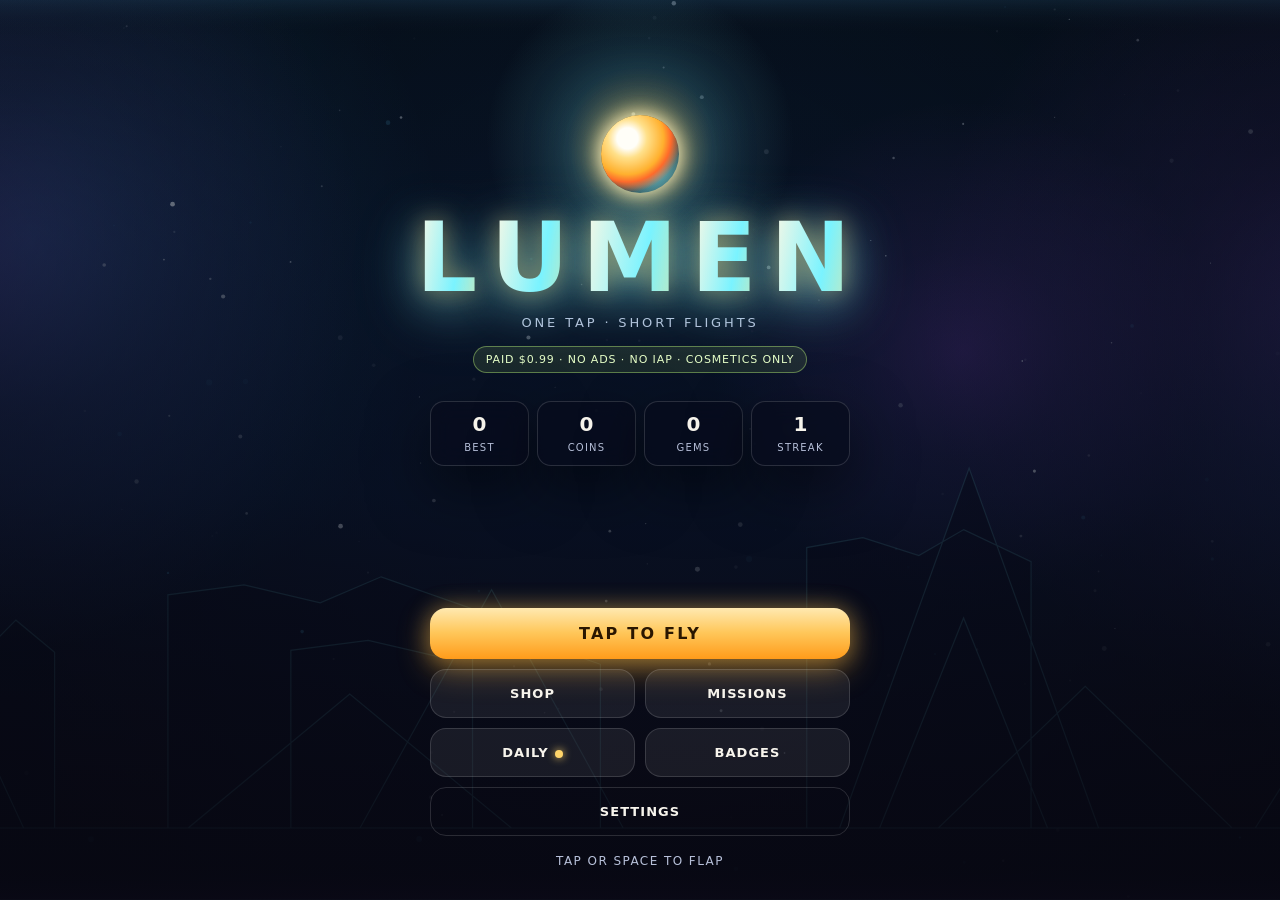
<file: index.html>
<!DOCTYPE html>
<html lang="en">
<head>
  <meta charset="UTF-8" />
  <meta name="viewport" content="width=device-width, initial-scale=1, maximum-scale=1, user-scalable=no, viewport-fit=cover" />
  <meta name="theme-color" content="#070815" />
  <meta name="apple-mobile-web-app-capable" content="yes" />
  <meta name="apple-mobile-web-app-status-bar-style" content="black-translucent" />
  <meta name="mobile-web-app-capable" content="yes" />
  <meta name="description" content="Lumen — a $0.99 one-tap arcade flyer. No ads, no IAP, short flights." />
  <title>Lumen</title>
  <link rel="icon" href="data:image/svg+xml,%3Csvg xmlns='http://www.w3.org/2000/svg' viewBox='0 0 64 64'%3E%3Cdefs%3E%3CradialGradient id='g' cx='50%25' cy='50%25' r='50%25'%3E%3Cstop offset='0' stop-color='%23fff6d4'/%3E%3Cstop offset='.45' stop-color='%23ffc75a'/%3E%3Cstop offset='1' stop-color='%23070815'/%3E%3C/radialGradient%3E%3C/defs%3E%3Ccircle cx='32' cy='32' r='28' fill='url(%23g)'/%3E%3C/svg%3E" />
  <link rel="stylesheet" href="styles.css" />
</head>
<body>
  <div id="app">
    <canvas id="game"></canvas>

    <div id="hud" class="hidden">
      <div id="score">0</div>
      <div id="combo">x2</div>
      <div id="hud-right">
        <div class="pill"><i class="dot gold"></i><span id="hud-coins">0</span></div>
        <div class="pill"><i class="dot cyan"></i><span id="hud-gems">0</span></div>
      </div>
    </div>
    <div id="toast"></div>

    <div id="screen-title" class="screen">
      <div class="brand">
        <div class="logo-mark" aria-hidden="true"></div>
        <h1><span>L</span><span>U</span><span>M</span><span>E</span><span>N</span></h1>
        <div class="tagline">One tap · short flights</div>
        <div class="price-badge">Paid $0.99 · No ads · No IAP · Cosmetics only</div>
      </div>
      <div class="stats-row">
        <div class="stat"><b id="title-best">0</b><span>Best</span></div>
        <div class="stat"><b id="title-coins">0</b><span>Coins</span></div>
        <div class="stat"><b id="title-gems">0</b><span>Gems</span></div>
        <div class="stat"><b id="title-streak">0</b><span>Streak</span></div>
      </div>
      <div class="actions">
        <button class="btn primary" id="btn-play">Tap to fly</button>
        <div class="btn row">
          <button class="btn" id="btn-shop">Shop</button>
          <button class="btn" id="btn-missions">Missions</button>
        </div>
        <div class="btn row">
          <button class="btn" id="btn-daily">Daily</button>
          <button class="btn" id="btn-achievements">Badges</button>
        </div>
        <button class="btn ghost" id="btn-settings">Settings</button>
        <div class="hint">Tap or space to flap</div>
      </div>
    </div>

    <div id="screen-over" class="screen hidden">
      <div class="over-card">
        <div class="over-kicker" id="over-kicker"></div>
        <h2>Flight</h2>
        <div id="over-score">0</div>
        <div id="over-best">Best 0</div>
        <div id="over-away"></div>
        <ul class="tally" id="over-tally"></ul>
        <div class="earn-row">
          <span id="over-coins">+0 coins</span>
          <span id="over-gems">+0 gems</span>
        </div>
        <div class="progress-block">
          <div class="progress-label">
            <span id="unlock-label">Next unlock</span>
            <span id="unlock-frac">0 / 0</span>
          </div>
          <div class="bar"><span id="unlock-bar"></span></div>
        </div>
        <ul class="mission-mini" id="over-missions"></ul>
        <button class="btn primary" id="btn-restart">Tap to fly again</button>
        <button class="btn gold hidden" id="btn-open-chest">Open the chest</button>
        <div class="btn row" style="margin-top:10px">
          <button class="btn" id="btn-over-shop">Shop</button>
          <button class="btn" id="btn-over-menu">Menu</button>
        </div>
        <div class="hint" style="margin-top:12px">Instant restart · under a second</div>
      </div>
    </div>


    <div id="screen-chest" class="screen hidden">
      <div class="chest-card">
        <div class="chest-kicker">Flight spoils</div>
        <div id="chest-visual" class="chest-visual closed">
          <div class="chest-lid"></div>
          <div class="chest-body"></div>
          <div class="chest-glow"></div>
        </div>
        <h2 id="chest-title">A light-chest</h2>
        <p class="sub" id="chest-sub">Something stirs inside.</p>
        <ul class="chest-loot" id="chest-loot"></ul>
        <button class="btn primary" id="btn-chest-open">Open</button>
        <button class="btn hidden" id="btn-chest-done">Continue</button>
      </div>
    </div>
    <div id="modal-shop" class="modal hidden">
      <div class="modal-card">
        <h2>Shop</h2>
        <p class="sub">Cosmetic skins and trails only. Nothing here changes how the game plays.</p>
        <div class="wallet">
          <span><i class="dot gold"></i> <span data-coins>0</span></span>
          <span><i class="dot cyan"></i> <span data-gems>0</span></span>
        </div>
        <div class="section-title">Skins</div>
        <div class="shop-grid" id="shop-skins"></div>
        <div class="section-title">Trails</div>
        <div class="shop-grid" id="shop-trails"></div>
        <button class="btn" id="btn-shop-close" style="margin-top:16px">Close</button>
      </div>
    </div>

    <div id="modal-achievements" class="modal hidden">
      <div class="modal-card">
        <h2>Badges</h2>
        <p class="sub">Milestone achievements. Progress is saved on this device.</p>
        <div class="ach-list" id="ach-list"></div>
        <button class="btn" id="btn-ach-close" style="margin-top:16px">Close</button>
      </div>
    </div>

    <div id="modal-daily" class="modal hidden">
      <div class="modal-card">
        <h2>Daily light</h2>
        <p class="sub">Log in each day for a reward. Miss a day and the streak starts over — you can still fly anytime.</p>
        <div class="streak-hero">
          <div>
            <div class="section-title" style="margin:0">Current streak</div>
            <b id="daily-streak">0 days</b>
          </div>
          <div>
            <div class="section-title" style="margin:0">Longest</div>
            <b id="daily-longest">0</b>
          </div>
        </div>
        <div class="section-title">This week's rewards</div>
        <div class="week" id="daily-week"></div>
        <button class="btn gold" id="btn-claim-daily">Claim today's reward</button>
        <div class="section-title">Login calendar</div>
        <div class="month" id="daily-month"></div>
        <button class="btn" id="btn-daily-close" style="margin-top:16px">Close</button>
      </div>
    </div>

    <div id="modal-missions" class="modal hidden">
      <div class="modal-card">
        <h2>Daily missions</h2>
        <p class="sub" id="missions-date">Three fresh challenges every day.</p>
        <div class="ach-list" id="mission-list"></div>
        <button class="btn" id="btn-missions-close" style="margin-top:16px">Close</button>
      </div>
    </div>

    <div id="modal-settings" class="modal hidden">
      <div class="modal-card">
        <h2>Settings</h2>
        <p class="sub">Lumen is a paid $0.99 game. No ads, no in-app purchases, no pay-to-win. Everything is saved in this browser with localStorage.</p>
        <div class="toggle-row">
          <span>Sound</span>
          <button class="btn" id="tog-sound" style="width:auto;padding:8px 14px">On</button>
        </div>
        <div class="toggle-row">
          <span>Haptics</span>
          <button class="btn" id="tog-haptics" style="width:auto;padding:8px 14px">On</button>
        </div>
        <div class="toggle-row">
          <span>Games played</span>
          <b id="stat-games">0</b>
        </div>
        <div class="toggle-row">
          <span>Lifetime gates</span>
          <b id="stat-gates">0</b>
        </div>
        <button class="btn" id="btn-settings-close" style="margin-top:16px">Close</button>
      </div>
    </div>
  </div>
  <script src="game.js"></script>
</body>
</html>
</file>
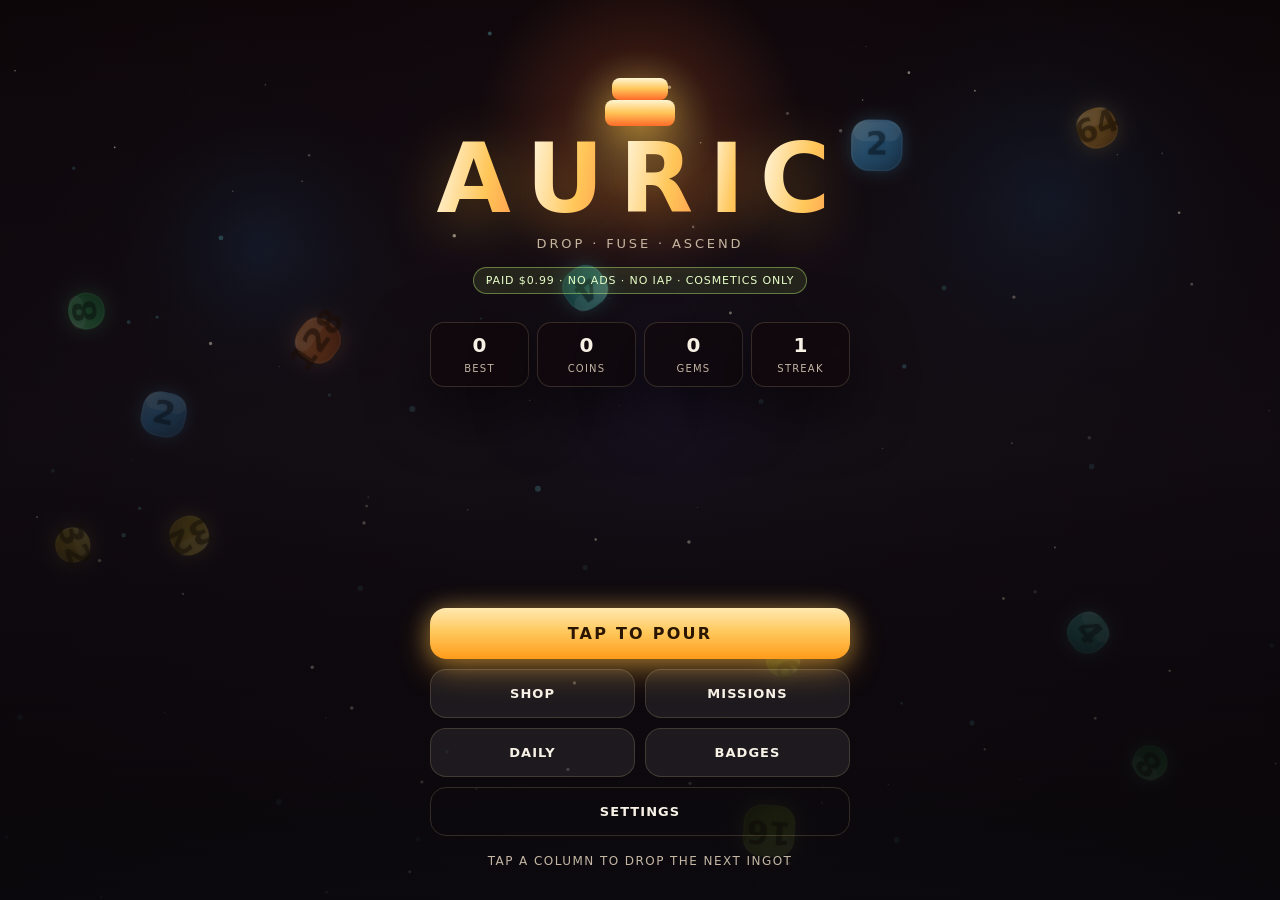
<file: auric/index.html>
<!DOCTYPE html>
<html lang="en">
<head>
  <meta charset="UTF-8" />
  <meta name="viewport" content="width=device-width, initial-scale=1, maximum-scale=1, user-scalable=no, viewport-fit=cover" />
  <meta name="theme-color" content="#10080c" />
  <meta name="apple-mobile-web-app-capable" content="yes" />
  <meta name="apple-mobile-web-app-status-bar-style" content="black-translucent" />
  <meta name="mobile-web-app-capable" content="yes" />
  <meta name="description" content="Auric — a $0.99 drop-and-fuse puzzle. No ads, no IAP, cosmetics only." />
  <title>Auric</title>
  <link rel="icon" href="data:image/svg+xml,%3Csvg xmlns='http://www.w3.org/2000/svg' viewBox='0 0 64 64'%3E%3Cdefs%3E%3ClinearGradient id='g' x1='0' y1='0' x2='1' y2='1'%3E%3Cstop offset='0' stop-color='%23fff6d4'/%3E%3Cstop offset='.45' stop-color='%23ffc75a'/%3E%3Cstop offset='1' stop-color='%23ff6a2a'/%3E%3C/linearGradient%3E%3C/defs%3E%3Crect x='10' y='18' width='44' height='30' rx='8' fill='url(%23g)'/%3E%3Crect x='16' y='26' width='32' height='8' rx='3' fill='%23fff6d4' opacity='.55'/%3E%3C/svg%3E" />
  <link rel="stylesheet" href="styles.css" />
</head>
<body>
  <div id="app">
    <canvas id="game"></canvas>

    <div id="hud" class="hidden">
      <div id="score">0</div>
      <div id="combo">x2</div>
      <div id="hud-right">
        <div class="pill"><i class="dot gold"></i><span id="hud-coins">0</span></div>
        <div class="pill"><i class="dot cyan"></i><span id="hud-gems">0</span></div>
      </div>
      <div id="preview">
        <div class="preview-slot">
          <span class="preview-label">Next</span>
          <canvas id="preview-next" width="88" height="88"></canvas>
        </div>
        <div class="preview-slot then">
          <span class="preview-label">Then</span>
          <canvas id="preview-then" width="88" height="88"></canvas>
        </div>
      </div>
      <div id="zone-chip"><span id="zone-name">Moon well</span></div>
      <div id="powers">
        <button class="pow" id="pow-undo" data-pow="undo" aria-label="Undo">
          <b>↩</b><span>Undo</span><i id="pow-undo-n">0</i>
        </button>
        <button class="pow" id="pow-hammer" data-pow="hammer" aria-label="Hammer">
          <b>⚒</b><span>Smash</span><i id="pow-hammer-n">0</i>
        </button>
        <button class="pow" id="pow-swap" data-pow="swap" aria-label="Swap">
          <b>⇄</b><span>Swap</span><i id="pow-swap-n">0</i>
        </button>
        <button class="pow" id="pow-bomb" data-pow="bomb" aria-label="Bomb">
          <b>✸</b><span>Bomb</span><i id="pow-bomb-n">0</i>
        </button>
        <button class="pow" id="pow-clear" data-pow="clear" aria-label="Column clear">
          <b>↓</b><span>Clear</span><i id="pow-clear-n">0</i>
        </button>
      </div>
      <div id="aim-hint" class="hidden"></div>
    </div>
    <div id="toast"></div>

    <div id="screen-title" class="screen">
      <div class="brand">
        <div class="logo-mark" aria-hidden="true"></div>
        <h1><span>A</span><span>U</span><span>R</span><span>I</span><span>C</span></h1>
        <div class="tagline">Drop · Fuse · Ascend</div>
        <div class="price-badge">Paid $0.99 · No ads · No IAP · Cosmetics only</div>
      </div>
      <div class="stats-row">
        <div class="stat"><b id="title-best">0</b><span>Best</span></div>
        <div class="stat"><b id="title-coins">0</b><span>Coins</span></div>
        <div class="stat"><b id="title-gems">0</b><span>Gems</span></div>
        <div class="stat"><b id="title-streak">0</b><span>Streak</span></div>
      </div>
      <div class="actions">
        <button class="btn primary" id="btn-play">Tap to pour</button>
        <div class="btn row">
          <button class="btn" id="btn-shop">Shop</button>
          <button class="btn" id="btn-missions">Missions</button>
        </div>
        <div class="btn row">
          <button class="btn" id="btn-daily">Daily</button>
          <button class="btn" id="btn-achievements">Badges</button>
        </div>
        <button class="btn ghost" id="btn-settings">Settings</button>
        <div class="hint">Tap a column to drop the next ingot</div>
      </div>
    </div>

    <div id="screen-over" class="screen hidden">
      <div class="over-card">
        <div class="over-kicker" id="over-kicker"></div>
        <h2>Crucible</h2>
        <div id="over-score">0</div>
        <div id="over-best">Best 0</div>
        <div id="over-away"></div>
        <ul class="tally" id="over-tally"></ul>
        <div class="earn-row">
          <span id="over-coins">+0 coins</span>
          <span id="over-gems">+0 gems</span>
        </div>
        <div class="progress-block">
          <div class="progress-label">
            <span id="unlock-label">Next unlock</span>
            <span id="unlock-frac">0 / 0</span>
          </div>
          <div class="bar"><span id="unlock-bar"></span></div>
        </div>
        <ul class="mission-mini" id="over-missions"></ul>
        <button class="btn primary" id="btn-restart">Tap to pour again</button>
        <button class="btn gold hidden" id="btn-open-chest">Open the chest</button>
        <div class="btn row" style="margin-top:10px">
          <button class="btn" id="btn-over-shop">Shop</button>
          <button class="btn" id="btn-over-menu">Menu</button>
        </div>
        <div class="hint" style="margin-top:12px">Instant restart · under a second</div>
      </div>
    </div>

    <div id="screen-chest" class="screen hidden">
      <div class="chest-card">
        <div class="chest-kicker">Crucible spoils</div>
        <div id="chest-visual" class="chest-visual closed">
          <div class="chest-lid"></div>
          <div class="chest-body"></div>
          <div class="chest-glow"></div>
        </div>
        <h2 id="chest-title">A gold-chest</h2>
        <p class="sub" id="chest-sub">Something stirs inside.</p>
        <ul class="chest-loot" id="chest-loot"></ul>
        <button class="btn primary" id="btn-chest-open">Open</button>
        <button class="btn hidden" id="btn-chest-done">Continue</button>
      </div>
    </div>

    <div id="modal-shop" class="modal hidden">
      <div class="modal-card">
        <h2>Shop</h2>
        <p class="sub">Cosmetic block themes and backgrounds only. Nothing here changes how the game plays.</p>
        <div class="wallet">
          <span><i class="dot gold"></i> <span data-coins>0</span></span>
          <span><i class="dot cyan"></i> <span data-gems>0</span></span>
        </div>
        <div class="section-title">Block themes</div>
        <div class="shop-grid" id="shop-skins"></div>
        <div class="section-title">Backgrounds</div>
        <div class="shop-grid" id="shop-bgs"></div>
        <button class="btn" id="btn-shop-close" style="margin-top:16px">Close</button>
      </div>
    </div>

    <div id="modal-achievements" class="modal hidden">
      <div class="modal-card">
        <h2>Badges</h2>
        <p class="sub">Milestone achievements. Progress is saved on this device.</p>
        <div class="ach-list" id="ach-list"></div>
        <button class="btn" id="btn-ach-close" style="margin-top:16px">Close</button>
      </div>
    </div>

    <div id="modal-daily" class="modal hidden">
      <div class="modal-card">
        <h2>Daily fire</h2>
        <p class="sub">Log in each day for a reward. Miss a day and the streak starts over — you can still play anytime.</p>
        <div class="streak-hero">
          <div>
            <div class="section-title" style="margin:0">Current streak</div>
            <b id="daily-streak">0 days</b>
          </div>
          <div>
            <div class="section-title" style="margin:0">Longest</div>
            <b id="daily-longest">0</b>
          </div>
        </div>
        <div class="section-title">This week's rewards</div>
        <div class="week" id="daily-week"></div>
        <button class="btn gold" id="btn-claim-daily">Claim today's reward</button>
        <div class="section-title">Login calendar</div>
        <div class="month" id="daily-month"></div>
        <button class="btn" id="btn-daily-close" style="margin-top:16px">Close</button>
      </div>
    </div>

    <div id="modal-missions" class="modal hidden">
      <div class="modal-card">
        <h2>Daily missions</h2>
        <p class="sub" id="missions-date">Three fresh challenges every day.</p>
        <div class="ach-list" id="mission-list"></div>
        <button class="btn" id="btn-missions-close" style="margin-top:16px">Close</button>
      </div>
    </div>

    <div id="modal-settings" class="modal hidden">
      <div class="modal-card">
        <h2>Settings</h2>
        <p class="sub">Auric is a paid $0.99 game. No ads, no in-app purchases, no pay-to-win. Everything is saved in this browser with localStorage.</p>
        <div class="toggle-row">
          <span>Sound</span>
          <button class="btn" id="tog-sound" style="width:auto;padding:8px 14px">On</button>
        </div>
        <div class="toggle-row">
          <span>Haptics</span>
          <button class="btn" id="tog-haptics" style="width:auto;padding:8px 14px">On</button>
        </div>
        <div class="toggle-row">
          <span>Games played</span>
          <b id="stat-games">0</b>
        </div>
        <div class="toggle-row">
          <span>Lifetime fuses</span>
          <b id="stat-merges">0</b>
        </div>
        <div class="toggle-row">
          <span>Highest ingot</span>
          <b id="stat-maxtile">2</b>
        </div>
        <button class="btn" id="btn-settings-close" style="margin-top:16px">Close</button>
      </div>
    </div>
  </div>
  <script src="game.js"></script>
</body>
</html>
</file>
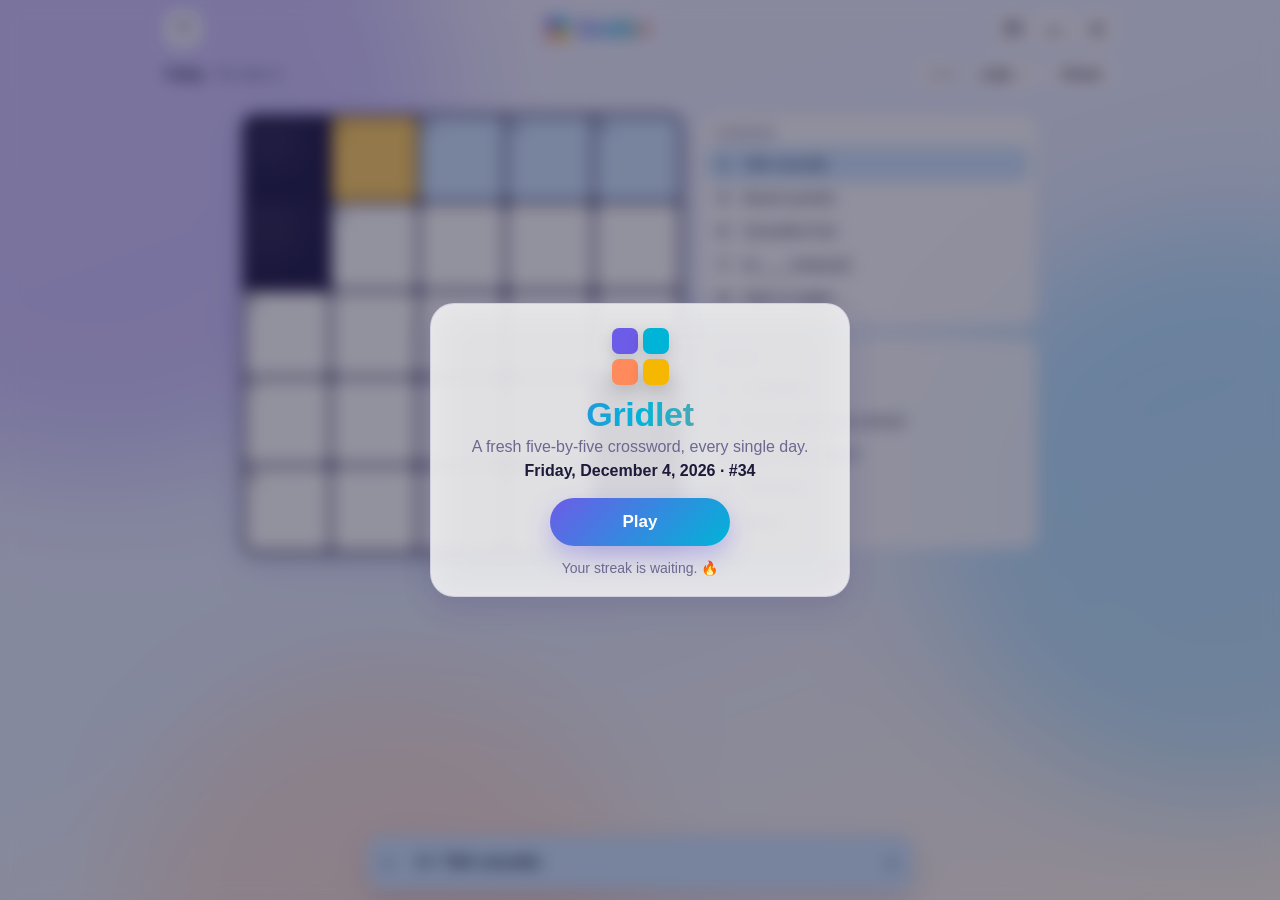
<file: gridlet/index.html>
<!DOCTYPE html>
<html lang="en">
<head>
<meta charset="utf-8">
<meta name="viewport" content="width=device-width, initial-scale=1, maximum-scale=1, user-scalable=no, viewport-fit=cover">
<meta name="theme-color" content="#14123a">
<meta name="apple-mobile-web-app-capable" content="yes">
<meta name="apple-mobile-web-app-status-bar-style" content="black-translucent">
<meta name="apple-mobile-web-app-title" content="Gridlet">
<meta name="description" content="Gridlet: a fresh 5x5 mini crossword every day.">
<title>Gridlet · Daily Mini Crossword</title>
<link rel="stylesheet" href="styles.css">
</head>
<body>
<div class="bg" aria-hidden="true"><span class="blob b1"></span><span class="blob b2"></span><span class="blob b3"></span></div>
<div id="app">
  <header class="top">
    <button class="icon-btn" id="btnHelp" aria-label="How to play">?</button>
    <div class="brand">
      <span class="logo" aria-hidden="true"><i></i><i></i><i></i><i class="k"></i></span>
      <h1>Gridlet</h1>
    </div>
    <div class="top-right">
      <button class="icon-btn" id="btnArchive" aria-label="Archive">
        <svg viewBox="0 0 24 24"><rect x="3.5" y="5" width="17" height="15" rx="3"/><path d="M3.5 10h17M8 3v4M16 3v4"/></svg>
      </button>
      <button class="icon-btn" id="btnStats" aria-label="Stats">
        <svg viewBox="0 0 24 24"><path d="M5 20V11M12 20V5M19 20v-6"/></svg>
      </button>
      <button class="icon-btn" id="btnTheme" aria-label="Toggle light or dark mode">
        <svg class="sun" viewBox="0 0 24 24"><circle cx="12" cy="12" r="4.2"/><path d="M12 2.5v2.2M12 19.3v2.2M2.5 12h2.2M19.3 12h2.2M5.2 5.2l1.6 1.6M17.2 17.2l1.6 1.6M5.2 18.8l1.6-1.6M17.2 6.8l1.6-1.6"/></svg>
        <svg class="moon" viewBox="0 0 24 24"><path d="M19.5 14.5A8 8 0 0 1 9.5 4.5a8 8 0 1 0 10 10z"/></svg>
      </button>
    </div>
  </header>

  <div class="subbar">
    <div class="meta"><span id="puzzleTitle">Today</span><span class="dot">·</span><span id="puzzleDate"></span></div>
    <div class="tools">
      <span class="streak-chip" id="streakChip" title="Daily streak"><span class="flame">🔥</span><b id="streakNum">0</b></span>
      <button class="timer" id="btnTimer" aria-label="Pause"><span id="timerText">0:00</span><svg class="pause-ic" viewBox="0 0 24 24"><path d="M9 6v12M15 6v12"/></svg></button>
      <div class="menu-wrap">
        <button class="pill" id="btnCheck">Check</button>
        <div class="menu" id="menuCheck" role="menu">
          <button data-act="check-letter">Check letter</button>
          <button data-act="check-word">Check word</button>
          <button data-act="check-puzzle">Check puzzle</button>
          <hr>
          <button data-act="reveal-letter">Reveal letter</button>
          <button data-act="reveal-word">Reveal word</button>
          <button data-act="reveal-puzzle">Reveal puzzle</button>
          <hr>
          <button data-act="clear">Clear puzzle</button>
        </div>
      </div>
    </div>
  </div>

  <main class="play">
    <div class="board-wrap">
      <div class="board" id="board" aria-label="Crossword grid"></div>
      <div class="paused-veil" id="pausedVeil"><button class="big-btn" id="btnResume">Resume</button></div>
    </div>
    <section class="clues" id="clueLists">
      <div class="clue-col"><h2>Across</h2><ol id="acrossList"></ol></div>
      <div class="clue-col"><h2>Down</h2><ol id="downList"></ol></div>
    </section>
  </main>

  <footer class="dock">
    <div class="cluebar" id="clueBar">
      <button class="cb-arrow" id="cbPrev" aria-label="Previous clue">‹</button>
      <div class="cb-text" id="cbText"><span class="cb-num" id="cbNum"></span><span id="cbClue"></span></div>
      <button class="cb-arrow" id="cbNext" aria-label="Next clue">›</button>
    </div>
    <div class="kbd" id="kbd"></div>
  </footer>
</div>

<!-- Start screen -->
<div class="overlay show" id="startOverlay">
  <div class="card start-card">
    <span class="logo big" aria-hidden="true"><i></i><i></i><i></i><i class="k"></i></span>
    <h2 class="start-title">Gridlet</h2>
    <p class="start-sub">A fresh five-by-five crossword, every single day.</p>
    <p class="start-date" id="startDate"></p>
    <button class="big-btn" id="btnPlay">Play</button>
    <p class="start-foot" id="startFoot"></p>
  </div>
</div>

<!-- Solved -->
<div class="overlay" id="solvedOverlay">
  <div class="card solved-card">
    <button class="close" data-close>&times;</button>
    <div class="trophy">🏆</div>
    <h2 id="solvedHead">Solved!</h2>
    <p class="solved-time"><span id="solvedTime">0:00</span></p>
    <p class="solved-msg" id="solvedMsg"></p>
    <div class="solved-row">
      <div class="mini-stat gold"><b id="sStreak">0</b><span>Day streak</span></div>
      <div class="mini-stat"><b id="sBest">–</b><span>Best time</span></div>
      <div class="mini-stat"><b id="sSolved">0</b><span>Solved</span></div>
    </div>
    <button class="big-btn" id="btnShare">Share result</button>
    <p class="next-in">Next Gridlet in <b class="countdown">--:--:--</b></p>
    <div class="solved-links"><button class="link" id="btnSolvedStats">See stats</button><button class="link" id="btnSolvedArchive">Play the archive</button></div>
  </div>
</div>

<!-- Stats -->
<div class="overlay" id="statsOverlay">
  <div class="card">
    <button class="close" data-close>&times;</button>
    <h2>Your stats</h2>
    <div class="stat-grid">
      <div><b id="stPlayed">0</b><span>Played</span></div>
      <div><b id="stPct">0</b><span>Solved %</span></div>
      <div class="gold"><b id="stStreak">0</b><span>Streak</span></div>
      <div><b id="stMax">0</b><span>Max streak</span></div>
      <div><b id="stAvg">–</b><span>Avg time</span></div>
      <div><b id="stBest">–</b><span>Best time</span></div>
    </div>
    <h3>Solve times</h3>
    <div class="dist" id="dist"></div>
    <p class="next-in">Next Gridlet in <b class="countdown">--:--:--</b></p>
  </div>
</div>

<!-- Archive -->
<div class="overlay" id="archiveOverlay">
  <div class="card archive-card">
    <button class="close" data-close>&times;</button>
    <h2>Archive</h2>
    <p class="muted">Every past Gridlet, ready to play. <span class="legend"><i class="lg solved"></i>solved <i class="lg prog"></i>started</span></p>
    <div class="arch-nav"><button class="pill" id="archPrev">‹</button><b id="archMonth"></b><button class="pill" id="archNext">›</button></div>
    <div class="arch-grid" id="archGrid"></div>
  </div>
</div>

<!-- Help -->
<div class="overlay" id="helpOverlay">
  <div class="card">
    <button class="close" data-close>&times;</button>
    <h2>How to play</h2>
    <ul class="help">
      <li>Fill the grid so every Across and Down answer fits its clue.</li>
      <li><b>Tap a square</b> to select it. Tap it again to switch between Across and Down.</li>
      <li>Tap the <b>clue bar</b> to switch direction, or the arrows to hop between clues.</li>
      <li>Stuck? <b>Check</b> or <b>Reveal</b> a letter, word or the whole puzzle.</li>
      <li>On a keyboard: arrows move, <b>Space</b> switches direction, <b>Tab</b> jumps to the next clue.</li>
      <li>A brand-new puzzle drops every day at midnight. Solve daily to grow your <span class="gold-t">streak</span>.</li>
    </ul>
    <button class="big-btn" data-close>Got it</button>
  </div>
</div>

<div class="toast" id="toast"></div>
<canvas id="fx" aria-hidden="true"></canvas>

<script src="puzzles.js"></script>
<script src="game.js"></script>
</body>
</html>
</file>
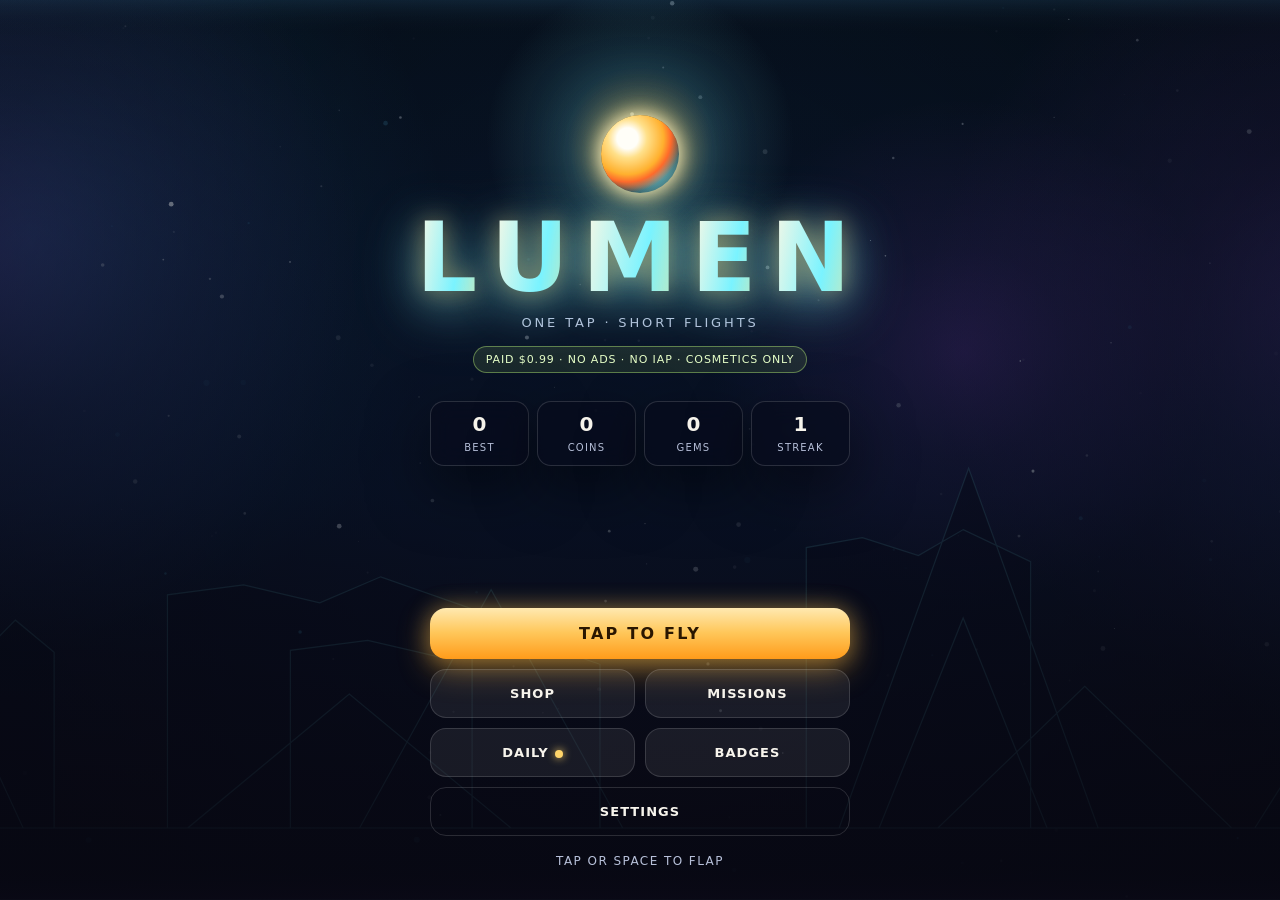
<file: Lumen.html>
<!DOCTYPE html>
<html lang="en">
<head>
  <meta charset="UTF-8" />
  <meta name="viewport" content="width=device-width, initial-scale=1, maximum-scale=1, user-scalable=no, viewport-fit=cover" />
  <meta name="theme-color" content="#070815" />
  <meta name="apple-mobile-web-app-capable" content="yes" />
  <meta name="apple-mobile-web-app-status-bar-style" content="black-translucent" />
  <meta name="mobile-web-app-capable" content="yes" />
  <meta name="description" content="Lumen — a $0.99 one-tap arcade flyer. No ads, no IAP, short flights." />
  <title>Lumen</title>
  <link rel="icon" href="data:image/svg+xml,%3Csvg xmlns='http://www.w3.org/2000/svg' viewBox='0 0 64 64'%3E%3Cdefs%3E%3CradialGradient id='g' cx='50%25' cy='50%25' r='50%25'%3E%3Cstop offset='0' stop-color='%23fff6d4'/%3E%3Cstop offset='.45' stop-color='%23ffc75a'/%3E%3Cstop offset='1' stop-color='%23070815'/%3E%3C/radialGradient%3E%3C/defs%3E%3Ccircle cx='32' cy='32' r='28' fill='url(%23g)'/%3E%3C/svg%3E" />
  <style>
/* Lumen — premium dark-sky UI. Cool flow background, gold rewards, danger rims. */
:root {
  --bg: #070b18;
  --bg-2: #12142c;
  --ink: #f7f4ec;
  --ink-dim: #b7c0d9;
  --gold: #ffd56a;
  --gold-2: #ffb02e;
  --cyan: #7af3ff;
  --pink: #ff6ad5;
  --lime: #c6ff7a;
  --danger: #ff4d5e;
  --panel: rgba(8, 12, 28, 0.72);
  --stroke: rgba(255, 255, 255, 0.14);
  --shadow: 0 22px 60px rgba(0, 0, 0, 0.5);
  --radius: 18px;
  --safe-top: env(safe-area-inset-top, 0px);
  --safe-bottom: env(safe-area-inset-bottom, 0px);
}

* { box-sizing: border-box; margin: 0; padding: 0; }

html, body {
  width: 100%;
  height: 100%;
  height: 100dvh;
  min-height: 100%;
  min-height: -webkit-fill-available;
  overflow: hidden;
  background: var(--bg);
  color: var(--ink);
  font-family: "Avenir Next", "Segoe UI", "SF Pro Display", ui-rounded, system-ui, sans-serif;
  -webkit-font-smoothing: antialiased;
  user-select: none;
  -webkit-user-select: none;
  touch-action: none;
  -webkit-tap-highlight-color: transparent;
}

#app {
  position: relative;
  width: 100%;
  height: 100%;
  overflow: hidden;
}

#game {
  position: absolute;
  inset: 0;
  width: 100%;
  height: 100%;
  display: block;
  z-index: 0;
  pointer-events: none;
}

/* HUD */
#hud {
  position: absolute;
  inset: 0;
  pointer-events: none;
  z-index: 3;
}

#score {
  position: absolute;
  top: calc(22px + var(--safe-top));
  left: 0;
  right: 0;
  text-align: center;
  font-size: 68px;
  font-weight: 800;
  letter-spacing: -2px;
  line-height: 1;
  color: #fff;
  text-shadow:
    0 0 18px rgba(122, 243, 255, .35),
    0 8px 28px rgba(0,0,0,.55);
}

#combo {
  position: absolute;
  top: calc(96px + var(--safe-top));
  left: 0;
  right: 0;
  text-align: center;
  font-size: 18px;
  font-weight: 800;
  color: var(--gold);
  letter-spacing: 3px;
  text-transform: uppercase;
  opacity: 0;
  transform: scale(.8);
  transition: opacity .2s ease, transform .25s cubic-bezier(.2,.8,.2,1);
  text-shadow: 0 0 16px rgba(255, 213, 106, .55);
}
#combo.show { opacity: 1; transform: scale(1); }
#combo.frenzy {
  color: #ff8a5a;
  text-shadow: 0 0 18px rgba(255, 80, 90, .65), 0 0 32px rgba(255, 213, 106, .4);
}

#hud-right {
  position: absolute;
  top: calc(18px + var(--safe-top));
  right: 16px;
  display: flex;
  flex-direction: column;
  gap: 6px;
  align-items: flex-end;
  font-size: 14px;
  font-weight: 700;
}
.pill {
  display: inline-flex;
  align-items: center;
  gap: 6px;
  background: rgba(8,10,22,.62);
  border: 1px solid var(--stroke);
  border-radius: 999px;
  padding: 6px 11px;
  backdrop-filter: blur(10px);
  -webkit-backdrop-filter: blur(10px);
  box-shadow: 0 6px 16px rgba(0,0,0,.25);
}
.dot {
  width: 9px;
  height: 9px;
  border-radius: 50%;
  display: inline-block;
}
.dot.gold { background: var(--gold); box-shadow: 0 0 10px var(--gold); }
.dot.cyan { background: var(--cyan); box-shadow: 0 0 10px var(--cyan); }

#toast {
  position: absolute;
  left: 50%;
  top: 38%;
  transform: translate(-50%, -50%) scale(.86);
  font-size: 30px;
  font-weight: 800;
  letter-spacing: .6px;
  text-align: center;
  pointer-events: none;
  z-index: 5;
  opacity: 0;
  text-shadow: 0 8px 28px rgba(0,0,0,.65), 0 0 22px rgba(122, 243, 255, .35);
  transition: opacity .22s ease, transform .28s cubic-bezier(.2,.8,.2,1);
}
#toast.show {
  opacity: 1;
  transform: translate(-50%, -50%) scale(1);
}

/* Screens & modals */
.screen, .modal {
  position: absolute;
  inset: 0;
  z-index: 8;
  display: flex;
  flex-direction: column;
  align-items: center;
  padding: calc(24px + var(--safe-top)) 22px calc(24px + var(--safe-bottom));
  background: linear-gradient(180deg, rgba(7,11,24,.18) 0%, rgba(7,11,24,.55) 48%, rgba(7,8,18,.84) 100%);
  overflow: hidden auto;
  overscroll-behavior: contain;
  touch-action: pan-y;
  -webkit-overflow-scrolling: touch;
}

.hidden { display: none !important; }

.brand {
  margin-top: 7vh;
  text-align: center;
  position: relative;
}
.brand::before {
  content: "";
  position: absolute;
  left: 50%;
  top: 18%;
  width: 320px;
  height: 320px;
  transform: translate(-50%, -50%);
  background:
    radial-gradient(circle, rgba(255, 213, 106, .32) 0%, rgba(122, 243, 255, .14) 32%, transparent 68%);
  pointer-events: none;
  z-index: -1;
  animation: aura 4.4s ease-in-out infinite;
  border-radius: 50%;
}
.brand h1 {
  font-size: clamp(58px, 17vw, 96px);
  font-weight: 800;
  letter-spacing: .14em;
  line-height: .9;
  background: linear-gradient(100deg, #fff8e4 0%, #7af3ff 28%, #ffe08a 55%, #ff9ad5 78%, #fff8e4 100%);
  background-size: 220% 100%;
  -webkit-background-clip: text;
  background-clip: text;
  color: transparent;
  filter: drop-shadow(0 10px 28px rgba(122, 243, 255, .32));
  animation: logo-shift 6.5s ease-in-out infinite;
}
.tagline {
  margin-top: 14px;
  color: var(--ink-dim);
  font-size: 13px;
  letter-spacing: .22em;
  text-transform: uppercase;
}
.price-badge {
  margin: 16px auto 0;
  display: inline-flex;
  gap: 8px;
  align-items: center;
  font-size: 11px;
  letter-spacing: .08em;
  text-transform: uppercase;
  color: #e7ffc8;
  border: 1px solid rgba(198, 255, 122, .4);
  background: rgba(198, 255, 122, .1);
  border-radius: 999px;
  padding: 6px 12px;
}

.stats-row {
  display: grid;
  grid-template-columns: repeat(4, 1fr);
  gap: 8px;
  margin-top: 28px;
  width: min(420px, 100%);
}
.stat {
  min-width: 0;
  background: var(--panel);
  border: 1px solid var(--stroke);
  border-radius: 14px;
  padding: 10px 8px;
  text-align: center;
  box-shadow: var(--shadow);
  backdrop-filter: blur(12px);
  -webkit-backdrop-filter: blur(12px);
}
.stat b { display: block; font-size: 20px; }
.stat span { color: var(--ink-dim); font-size: 10px; letter-spacing: .12em; text-transform: uppercase; }

.actions {
  margin-top: auto;
  width: min(420px, 100%);
  display: flex;
  flex-direction: column;
  gap: 10px;
  padding-bottom: 8px;
}
.btn {
  appearance: none;
  border: 1px solid var(--stroke);
  background: rgba(255,255,255,.07);
  color: var(--ink);
  font: inherit;
  font-weight: 700;
  letter-spacing: .08em;
  text-transform: uppercase;
  font-size: 13px;
  padding: 16px 18px;
  border-radius: 16px;
  cursor: pointer;
  width: 100%;
  touch-action: manipulation;
  -webkit-tap-highlight-color: transparent;
  transition: transform .16s cubic-bezier(.2,.8,.2,1), background .16s, box-shadow .2s;
}
.btn:hover { background: rgba(255,255,255,.12); }
.btn:active { transform: scale(.97); }
.btn.primary {
  background: linear-gradient(180deg, #ffe9b0 0%, #ffc75a 48%, #ff9b1a 100%);
  color: #2a1600;
  border: none;
  box-shadow: 0 10px 32px rgba(255, 176, 46, .45), 0 0 22px rgba(255, 213, 106, .35);
  font-size: 16px;
  letter-spacing: .14em;
  animation: cta-pulse 2.4s ease-in-out infinite;
}
.btn.gold {
  background: linear-gradient(180deg, #ffe08a, #ffb02e);
  color: #2a1a00;
  border: none;
}
.btn.ghost { background: transparent; }
.btn.row {
  display: flex;
  gap: 10px;
  padding: 0;
  background: none;
  border: none;
  width: 100%;
  animation: none;
}
.btn.row > .btn { flex: 1; }

.hint {
  text-align: center;
  color: var(--ink-dim);
  font-size: 12px;
  letter-spacing: .12em;
  text-transform: uppercase;
  margin-top: 8px;
}

/* Game over */
#screen-over { justify-content: safe center; padding-top: 12px; padding-bottom: 12px; }
.over-card {
  width: min(440px, 100%);
  background: var(--panel);
  border: 1px solid var(--stroke);
  border-radius: 24px;
  padding: 12px 18px 14px;
  box-shadow: var(--shadow), 0 0 40px rgba(122, 243, 255, .08);
  backdrop-filter: blur(18px);
  -webkit-backdrop-filter: blur(18px);
  text-align: center;
}
.over-kicker {
  color: var(--gold);
  font-size: 13px;
  letter-spacing: .18em;
  text-transform: uppercase;
  min-height: 1.2em;
  font-weight: 800;
  text-shadow: 0 0 14px rgba(255, 213, 106, .45);
}
.over-card h2 {
  display: none;
}
#over-score {
  font-size: 56px;
  font-weight: 800;
  letter-spacing: -2px;
  line-height: 1;
  margin: 0 0 2px;
  text-shadow: 0 0 24px rgba(122, 243, 255, .25);
}
#over-best { color: var(--ink-dim); font-size: 14px; }
#over-away {
  margin-top: 8px;
  font-weight: 700;
  color: var(--cyan);
  min-height: 1.3em;
}
.earn-row {
  display: flex;
  justify-content: center;
  gap: 16px;
  margin: 12px 0 4px;
  font-weight: 700;
  color: var(--gold);
}
.progress-block { margin: 16px 0 8px; text-align: left; }
.progress-label {
  display: flex;
  justify-content: space-between;
  font-size: 11px;
  letter-spacing: .1em;
  text-transform: uppercase;
  color: var(--ink-dim);
  margin-bottom: 6px;
}
.bar {
  height: 8px;
  background: rgba(255,255,255,.08);
  border-radius: 99px;
  overflow: hidden;
}
.bar > span {
  display: block;
  height: 100%;
  width: 0;
  border-radius: 99px;
  background: linear-gradient(90deg, var(--cyan), var(--gold));
  box-shadow: 0 0 10px rgba(255, 213, 106, .45);
  transition: width .55s cubic-bezier(.2,.8,.2,1);
}
.mission-mini {
  text-align: left;
  margin: 10px 0 14px;
  font-size: 13px;
  color: var(--ink-dim);
}
.mission-mini li { list-style: none; padding: 4px 0; }
.mission-mini .done { color: var(--lime); }

/* Modals */
.modal { z-index: 10; background: rgba(5,8,18,.86); }
.modal-card {
  width: min(520px, 100%);
  margin: auto;
  background: var(--panel);
  border: 1px solid var(--stroke);
  border-radius: 24px;
  padding: 20px 18px 16px;
  box-shadow: var(--shadow);
  max-height: 100%;
  overflow: auto;
  backdrop-filter: blur(18px);
  -webkit-backdrop-filter: blur(18px);
}
.modal-card h2 {
  letter-spacing: .16em;
  text-transform: uppercase;
  font-size: 16px;
  margin-bottom: 4px;
}
.sub { color: var(--ink-dim); font-size: 13px; margin-bottom: 14px; }

.shop-grid, .ach-list {
  display: grid;
  gap: 10px;
}
.shop-grid { grid-template-columns: 1fr 1fr; }
.item, .ach {
  border: 1px solid var(--stroke);
  background: rgba(255,255,255,.04);
  border-radius: 16px;
  padding: 12px;
  text-align: left;
  cursor: pointer;
  color: inherit;
  font: inherit;
  touch-action: manipulation;
  transition: transform .16s ease, border-color .16s ease, box-shadow .16s ease;
}
.item:active, .ach:active { transform: scale(.98); }
.item.owned { border-color: rgba(122,243,255,.4); }
.item.equipped { border-color: var(--gold); box-shadow: 0 0 0 1px rgba(255,213,106,.55) inset, 0 0 16px rgba(255,213,106,.15); }
.item h3, .ach h3 { font-size: 14px; letter-spacing: .04em; }
.item p, .ach p { color: var(--ink-dim); font-size: 12px; margin-top: 4px; }
.price { color: var(--gold); font-weight: 700; font-size: 12px; margin-top: 8px; }
.swatch {
  width: 100%;
  height: 36px;
  border-radius: 10px;
  margin-bottom: 8px;
  background: radial-gradient(circle at 50% 50%, #fff, #888);
}

.section-title {
  margin: 16px 0 8px;
  font-size: 11px;
  letter-spacing: .16em;
  text-transform: uppercase;
  color: var(--ink-dim);
}

/* Calendar */
.streak-hero {
  display: flex;
  justify-content: space-between;
  align-items: center;
  background: rgba(255,255,255,.04);
  border: 1px solid var(--stroke);
  border-radius: 16px;
  padding: 12px 14px;
  margin-bottom: 14px;
}
.streak-hero b { font-size: 28px; }
.week {
  display: grid;
  grid-template-columns: repeat(7, 1fr);
  gap: 6px;
  margin-bottom: 14px;
}
.day {
  border: 1px solid var(--stroke);
  border-radius: 12px;
  padding: 8px 4px;
  text-align: center;
  font-size: 11px;
  background: rgba(255,255,255,.03);
}
.day .n { font-weight: 800; font-size: 14px; }
.day.claimed { border-color: rgba(198,255,122,.5); background: rgba(198,255,122,.1); }
.day.today { border-color: var(--gold); box-shadow: 0 0 12px rgba(255,213,106,.25); }
.month {
  display: grid;
  grid-template-columns: repeat(7, 1fr);
  gap: 4px;
}
.mday {
  aspect-ratio: 1;
  display: grid;
  place-items: center;
  font-size: 11px;
  border-radius: 8px;
  color: var(--ink-dim);
}
.mday.claimed { background: rgba(122,243,255,.18); color: var(--ink); }
.mday.today { outline: 1px solid var(--gold); color: var(--gold); }

.wallet {
  display: flex;
  gap: 10px;
  justify-content: flex-end;
  margin-bottom: 10px;
  font-weight: 700;
  font-size: 13px;
}

.toggle-row {
  display: flex;
  justify-content: space-between;
  align-items: center;
  padding: 12px 0;
  border-bottom: 1px solid var(--stroke);
  font-size: 14px;
}

.claim-dot {
  display: inline-block;
  width: 8px;
  height: 8px;
  margin-left: 6px;
  border-radius: 50%;
  background: var(--gold);
  box-shadow: 0 0 8px var(--gold);
  vertical-align: middle;
}

.enter .brand,
.enter .stats-row,
.enter .actions,
.enter .over-card,
.enter .modal-card {
  animation: rise .5s cubic-bezier(.2,.85,.2,1);
}

@keyframes logo-shift {
  0%, 100% { background-position: 0% 50%; }
  50% { background-position: 100% 50%; }
}
@keyframes aura {
  0%, 100% { opacity: .75; transform: translate(-50%, -50%) scale(1); }
  50% { opacity: 1; transform: translate(-50%, -50%) scale(1.12); }
}
@keyframes cta-pulse {
  0%, 100% { box-shadow: 0 10px 32px rgba(255, 176, 46, .42), 0 0 18px rgba(255, 213, 106, .3); }
  50% { box-shadow: 0 12px 40px rgba(255, 176, 46, .62), 0 0 28px rgba(255, 213, 106, .5); }
}
@keyframes rise {
  from { opacity: 0; transform: translateY(22px) scale(.97); }
  to { opacity: 1; transform: none; }
}

@media (max-height: 700px) {
  .brand { margin-top: 3vh; }
  .brand h1 { font-size: 56px; }
  #over-score { font-size: 52px; }
}

/* Animated title logo */
.logo-mark {
  width: 78px;
  height: 78px;
  margin: 28px auto 22px;
  border-radius: 50%;
  background:
    radial-gradient(circle at 34% 30%, #fffef8 0 14%, #ffe08a 26%, #ffb02e 48%, #ff6a2a 58%, transparent 72%),
    radial-gradient(circle at 68% 70%, rgba(122,243,255,.7), transparent 55%);
  box-shadow:
    0 0 18px rgba(255, 246, 200, .95),
    0 0 36px rgba(255, 213, 106, .85),
    0 0 70px rgba(122, 243, 255, .5);
  animation: logo-orb 2.6s ease-in-out infinite;
  position: relative;
}
.logo-mark::after,
.logo-mark::before { content: none; }

.brand h1 span {
  display: inline-block;
  background: linear-gradient(100deg, #fff8e4 0%, #7af3ff 28%, #ffe08a 55%, #ff9ad5 78%, #fff8e4 100%);
  background-size: 220% 100%;
  -webkit-background-clip: text;
  background-clip: text;
  color: transparent;
  animation: letter-float 3.2s ease-in-out infinite, logo-shift 6.5s ease-in-out infinite;
  filter: drop-shadow(0 0 12px rgba(255, 213, 106, .45)) drop-shadow(0 8px 22px rgba(122, 243, 255, .4));
}
.brand h1 span:nth-child(2) { animation-delay: .08s, 0s; }
.brand h1 span:nth-child(3) { animation-delay: .16s, 0s; }
.brand h1 span:nth-child(4) { animation-delay: .24s, 0s; }
.brand h1 span:nth-child(5) { animation-delay: .32s, 0s; }

@keyframes logo-orb {
  0%, 100% { box-shadow:
    0 0 18px rgba(255, 246, 200, .95),
    0 0 36px rgba(255, 213, 106, .85),
    0 0 70px rgba(122, 243, 255, .5); }
  50% { box-shadow:
    0 0 22px rgba(255, 246, 200, 1),
    0 0 48px rgba(255, 213, 106, .95),
    0 0 90px rgba(122, 243, 255, .65); }
}
@keyframes logo-ring {
  0% { transform: translateX(-50%) scale(.85); opacity: .8; }
  100% { transform: translateX(-50%) scale(1.45); opacity: 0; }
}
@keyframes letter-float {
  0%, 100% { transform: translateY(0) scale(1); }
  50% { transform: translateY(-9px) scale(1.04); }
}

/* End-of-run tally */
.tally {
  list-style: none;
  margin: 8px 0 2px;
  text-align: left;
  font-size: 13px;
}
.tally li {
  display: flex;
  justify-content: space-between;
  padding: 3px 0;
  border-bottom: 1px solid rgba(255,255,255,.06);
  color: var(--ink-dim);
  letter-spacing: .06em;
  text-transform: uppercase;
  font-size: 11px;
}
.tally li b {
  color: var(--ink);
  font-size: 14px;
  letter-spacing: 0;
  text-transform: none;
}
.tally li.pop b {
  animation: tally-pop .28s cubic-bezier(.2,.8,.2,1);
  color: var(--gold);
}

@keyframes tally-pop {
  from { transform: scale(1.25); color: #fff; }
  to { transform: scale(1); }
}

/* Treasure chest */
.chest-card {
  width: min(440px, 100%);
  margin-top: auto;
  margin-bottom: auto;
  background: var(--panel);
  border: 1px solid var(--stroke);
  border-radius: 24px;
  padding: 20px 20px 18px;
  box-shadow: var(--shadow), 0 0 50px rgba(255, 213, 106, .15);
  backdrop-filter: blur(18px);
  -webkit-backdrop-filter: blur(18px);
  text-align: center;
}
.chest-kicker {
  color: var(--gold);
  letter-spacing: .2em;
  text-transform: uppercase;
  font-size: 12px;
  font-weight: 800;
}
.chest-kicker { margin-bottom: 6px; }
.chest-visual {
  width: 168px;
  height: 150px;
  margin: 8px auto 10px;
  position: relative;
  filter: drop-shadow(0 12px 28px rgba(0,0,0,.5));
  overflow: visible;
}
.chest-body {
  position: absolute;
  left: 18px;
  right: 18px;
  bottom: 8px;
  height: 54px;
  background: linear-gradient(180deg, #e8b14a, #b07518);
  border-radius: 6px 6px 10px 10px;
  box-shadow: inset 0 2px 0 rgba(255,255,255,.3);
}
.chest-body::after {
  content: "";
  position: absolute;
  left: 50%;
  top: 12px;
  width: 16px;
  height: 16px;
  transform: translateX(-50%);
  border-radius: 50%;
  background: radial-gradient(circle at 35% 35%, #fff6c8, #ffd56a 40%, #c47a10);
  box-shadow: 0 0 10px rgba(255, 213, 106, .8);
}
.chest-lid {
  position: absolute;
  left: 14px;
  right: 14px;
  top: 48px;
  height: 36px;
  background: linear-gradient(180deg, #ffe08a, #d89a2a);
  border-radius: 12px 12px 4px 4px;
  transform-origin: 10px 90%;
  transition: transform .45s cubic-bezier(.2,.8,.2,1);
  z-index: 2;
  box-shadow: inset 0 2px 0 rgba(255,255,255,.35);
}
.chest-visual.open .chest-lid {
  transform: rotate(-52deg);
}
.chest-visual.closed .chest-lid { top: 48px; }
.chest-kicker { position: relative; z-index: 4; }
.chest-glow {
  position: absolute;
  left: 50%;
  top: 40%;
  width: 20px;
  height: 20px;
  border-radius: 50%;
  background: #fff6c8;
  transform: translate(-50%, -50%) scale(0);
  opacity: 0;
  box-shadow: 0 0 30px 12px rgba(255, 213, 106, .8);
  transition: transform .5s ease, opacity .5s ease;
}
.chest-visual.open .chest-glow {
  transform: translate(-50%, -80%) scale(1.8);
  opacity: 1;
}
.chest-loot {
  list-style: none;
  min-height: 48px;
  margin: 8px 0 14px;
}
.chest-loot li {
  padding: 6px 0;
  font-weight: 700;
  color: var(--gold);
  opacity: 0;
  transform: translateY(8px);
  animation: loot-in .35s ease forwards;
}
.chest-loot li:nth-child(2) { animation-delay: .12s; }
.chest-loot li:nth-child(3) { animation-delay: .24s; }
.chest-loot li:nth-child(4) { animation-delay: .36s; }
@keyframes loot-in {
  to { opacity: 1; transform: none; }
}

#btn-open-chest { margin-top: 10px; }

</style>
</head>
<body>
  <div id="app">
    <canvas id="game"></canvas>

    <div id="hud" class="hidden">
      <div id="score">0</div>
      <div id="combo">x2</div>
      <div id="hud-right">
        <div class="pill"><i class="dot gold"></i><span id="hud-coins">0</span></div>
        <div class="pill"><i class="dot cyan"></i><span id="hud-gems">0</span></div>
      </div>
    </div>
    <div id="toast"></div>

    <div id="screen-title" class="screen">
      <div class="brand">
        <div class="logo-mark" aria-hidden="true"></div>
        <h1><span>L</span><span>U</span><span>M</span><span>E</span><span>N</span></h1>
        <div class="tagline">One tap · short flights</div>
        <div class="price-badge">Paid $0.99 · No ads · No IAP · Cosmetics only</div>
      </div>
      <div class="stats-row">
        <div class="stat"><b id="title-best">0</b><span>Best</span></div>
        <div class="stat"><b id="title-coins">0</b><span>Coins</span></div>
        <div class="stat"><b id="title-gems">0</b><span>Gems</span></div>
        <div class="stat"><b id="title-streak">0</b><span>Streak</span></div>
      </div>
      <div class="actions">
        <button class="btn primary" id="btn-play">Tap to fly</button>
        <div class="btn row">
          <button class="btn" id="btn-shop">Shop</button>
          <button class="btn" id="btn-missions">Missions</button>
        </div>
        <div class="btn row">
          <button class="btn" id="btn-daily">Daily</button>
          <button class="btn" id="btn-achievements">Badges</button>
        </div>
        <button class="btn ghost" id="btn-settings">Settings</button>
        <div class="hint">Tap or space to flap</div>
      </div>
    </div>

    <div id="screen-over" class="screen hidden">
      <div class="over-card">
        <div class="over-kicker" id="over-kicker"></div>
        <h2>Flight</h2>
        <div id="over-score">0</div>
        <div id="over-best">Best 0</div>
        <div id="over-away"></div>
        <ul class="tally" id="over-tally"></ul>
        <div class="earn-row">
          <span id="over-coins">+0 coins</span>
          <span id="over-gems">+0 gems</span>
        </div>
        <div class="progress-block">
          <div class="progress-label">
            <span id="unlock-label">Next unlock</span>
            <span id="unlock-frac">0 / 0</span>
          </div>
          <div class="bar"><span id="unlock-bar"></span></div>
        </div>
        <ul class="mission-mini" id="over-missions"></ul>
        <button class="btn primary" id="btn-restart">Tap to fly again</button>
        <button class="btn gold hidden" id="btn-open-chest">Open the chest</button>
        <div class="btn row" style="margin-top:10px">
          <button class="btn" id="btn-over-shop">Shop</button>
          <button class="btn" id="btn-over-menu">Menu</button>
        </div>
        <div class="hint" style="margin-top:12px">Instant restart · under a second</div>
      </div>
    </div>


    <div id="screen-chest" class="screen hidden">
      <div class="chest-card">
        <div class="chest-kicker">Flight spoils</div>
        <div id="chest-visual" class="chest-visual closed">
          <div class="chest-lid"></div>
          <div class="chest-body"></div>
          <div class="chest-glow"></div>
        </div>
        <h2 id="chest-title">A light-chest</h2>
        <p class="sub" id="chest-sub">Something stirs inside.</p>
        <ul class="chest-loot" id="chest-loot"></ul>
        <button class="btn primary" id="btn-chest-open">Open</button>
        <button class="btn hidden" id="btn-chest-done">Continue</button>
      </div>
    </div>
    <div id="modal-shop" class="modal hidden">
      <div class="modal-card">
        <h2>Shop</h2>
        <p class="sub">Cosmetic skins and trails only. Nothing here changes how the game plays.</p>
        <div class="wallet">
          <span><i class="dot gold"></i> <span data-coins>0</span></span>
          <span><i class="dot cyan"></i> <span data-gems>0</span></span>
        </div>
        <div class="section-title">Skins</div>
        <div class="shop-grid" id="shop-skins"></div>
        <div class="section-title">Trails</div>
        <div class="shop-grid" id="shop-trails"></div>
        <button class="btn" id="btn-shop-close" style="margin-top:16px">Close</button>
      </div>
    </div>

    <div id="modal-achievements" class="modal hidden">
      <div class="modal-card">
        <h2>Badges</h2>
        <p class="sub">Milestone achievements. Progress is saved on this device.</p>
        <div class="ach-list" id="ach-list"></div>
        <button class="btn" id="btn-ach-close" style="margin-top:16px">Close</button>
      </div>
    </div>

    <div id="modal-daily" class="modal hidden">
      <div class="modal-card">
        <h2>Daily light</h2>
        <p class="sub">Log in each day for a reward. Miss a day and the streak starts over — you can still fly anytime.</p>
        <div class="streak-hero">
          <div>
            <div class="section-title" style="margin:0">Current streak</div>
            <b id="daily-streak">0 days</b>
          </div>
          <div>
            <div class="section-title" style="margin:0">Longest</div>
            <b id="daily-longest">0</b>
          </div>
        </div>
        <div class="section-title">This week's rewards</div>
        <div class="week" id="daily-week"></div>
        <button class="btn gold" id="btn-claim-daily">Claim today's reward</button>
        <div class="section-title">Login calendar</div>
        <div class="month" id="daily-month"></div>
        <button class="btn" id="btn-daily-close" style="margin-top:16px">Close</button>
      </div>
    </div>

    <div id="modal-missions" class="modal hidden">
      <div class="modal-card">
        <h2>Daily missions</h2>
        <p class="sub" id="missions-date">Three fresh challenges every day.</p>
        <div class="ach-list" id="mission-list"></div>
        <button class="btn" id="btn-missions-close" style="margin-top:16px">Close</button>
      </div>
    </div>

    <div id="modal-settings" class="modal hidden">
      <div class="modal-card">
        <h2>Settings</h2>
        <p class="sub">Lumen is a paid $0.99 game. No ads, no in-app purchases, no pay-to-win. Everything is saved in this browser with localStorage.</p>
        <div class="toggle-row">
          <span>Sound</span>
          <button class="btn" id="tog-sound" style="width:auto;padding:8px 14px">On</button>
        </div>
        <div class="toggle-row">
          <span>Haptics</span>
          <button class="btn" id="tog-haptics" style="width:auto;padding:8px 14px">On</button>
        </div>
        <div class="toggle-row">
          <span>Games played</span>
          <b id="stat-games">0</b>
        </div>
        <div class="toggle-row">
          <span>Lifetime gates</span>
          <b id="stat-gates">0</b>
        </div>
        <button class="btn" id="btn-settings-close" style="margin-top:16px">Close</button>
      </div>
    </div>
  </div>
  <script>
// Lumen — one-tap arcade flyer. Paid $0.99 positioning: no ads, no IAP, cosmetics only.
(function () {
  "use strict";

  const STORAGE_KEY = "lumen.save.v1";
  const $ = (id) => document.getElementById(id);

  const SKINS = [
    { id: "ember",  name: "Ember",  desc: "The first light.",       coins: 0,   gems: 0, core: "#fff6d4", mid: "#ffb02e", glow: "#ff6a2a" },
    { id: "aurora", name: "Aurora", desc: "A northern ribbon.",     coins: 75,  gems: 0, core: "#f4ffff", mid: "#6ef0ff", glow: "#ff6ad5" },
    { id: "void",   name: "Void",   desc: "A quiet dark star.",     coins: 100, gems: 0, core: "#f0e7ff", mid: "#7a5cff", glow: "#2a0a4a" },
    { id: "ice",    name: "Ice",    desc: "Cold and precise.",      coins: 125, gems: 0, core: "#ffffff", mid: "#9de8ff", glow: "#3d8cff" },
    { id: "rose",   name: "Rose",   desc: "Warm dusk bloom.",       coins: 125, gems: 0, core: "#ffe8f4", mid: "#ff6ad5", glow: "#ff3d7a" },
    { id: "gold",   name: "Gold",   desc: "A little too proud.",    coins: 150, gems: 0, core: "#fff4c2", mid: "#ffc75a", glow: "#ff8a00" },
    { id: "toxic",  name: "Toxic",  desc: "Unreasonably bright.",   coins: 175, gems: 0, core: "#f5ffd4", mid: "#b6ff6a", glow: "#3dff7a" },
    { id: "nova",   name: "Nova",   desc: "A brief supernova.",     coins: 250, gems: 5, core: "#ffffff", mid: "#ffd6ff", glow: "#ff6ad5" },
    { id: "prism",  name: "Prism",  desc: "Every color at once.",   coins: 0,   gems: 20, core: "#ffffff", mid: "#6ef0ff", glow: "#ff6ad5", prism: true }
  ];

  const TRAILS = [
    { id: "spark",    name: "Spark",    desc: "Short bright sparks.", coins: 0,   gems: 0, style: "spark" },
    { id: "comet",    name: "Comet",    desc: "A long tapering tail.", coins: 80,  gems: 0, style: "comet" },
    { id: "ribbon",   name: "Ribbon",   desc: "A soft silk stream.", coins: 120, gems: 0, style: "ribbon" },
    { id: "stardust", name: "Stardust", desc: "Twinkling grit.",     coins: 150, gems: 0, style: "stardust" },
    { id: "ghost",    name: "Ghost",    desc: "Afterimages.",        coins: 180, gems: 0, style: "ghost" },
    { id: "fire",     name: "Fire",     desc: "A little reckless.",  coins: 200, gems: 0, style: "fire" },
    { id: "pixel",    name: "Pixel",    desc: "Chunky and honest.",  coins: 0,   gems: 10, style: "pixel" }
  ];

  const ACHIEVEMENTS = [
    { id: "first_flight", name: "First light",     desc: "Finish a flight.",                 test: (s) => s.games >= 1 },
    { id: "score_10",     name: "Warming up",      desc: "Score 10 in a single flight.",     test: (s) => s.best >= 10 },
    { id: "score_25",     name: "In the flow",     desc: "Score 25 in a single flight.",     test: (s) => s.best >= 25 },
    { id: "score_50",     name: "Lantern keeper",  desc: "Score 50 in a single flight.",     test: (s) => s.best >= 50 },
    { id: "score_100",    name: "Beacon",          desc: "Score 100 in a single flight.",    test: (s) => s.best >= 100 },
    { id: "games_10",     name: "Regular",         desc: "Play 10 flights.",                 test: (s) => s.games >= 10 },
    { id: "games_25",     name: "Night shift",     desc: "Play 25 flights.",                 test: (s) => s.games >= 25 },
    { id: "games_50",     name: "Devoted",         desc: "Play 50 flights.",                 test: (s) => s.games >= 50 },
    { id: "coins_100",    name: "Pocketful",       desc: "Collect 100 coins lifetime.",      test: (s) => s.totalCoins >= 100 },
    { id: "coins_500",    name: "Treasury",        desc: "Collect 500 coins lifetime.",      test: (s) => s.totalCoins >= 500 },
    { id: "first_gem",    name: "Sparkle",         desc: "Collect a gem.",                   test: (s) => s.totalGems >= 1 },
    { id: "first_skin",   name: "New coat",        desc: "Unlock a cosmetic skin.",          test: (s) => s.unlockedSkins.length >= 2 },
    { id: "first_trail",  name: "Afterglow",       desc: "Unlock a trail.",                  test: (s) => s.unlockedTrails.length >= 2 },
    { id: "streak_3",     name: "Three dawns",     desc: "Reach a 3-day login streak.",      test: (s) => s.longestStreak >= 3 },
    { id: "streak_7",     name: "Week of light",   desc: "Reach a 7-day login streak.",      test: (s) => s.longestStreak >= 7 },
    { id: "streak_14",    name: "Fortnight",       desc: "Reach a 14-day login streak.",     test: (s) => s.longestStreak >= 14 },
    { id: "near_5_run",   name: "Close shaves",    desc: "Get 5 near-misses in one flight.", test: (s) => s.bestNearRun >= 5 },
    { id: "combo_8",      name: "On fire",         desc: "Reach an 8x combo.",               test: (s) => s.bestCombo >= 8 },
    { id: "gates_200",    name: "Pathfinder",      desc: "Pass 200 gates lifetime.",         test: (s) => s.totalGates >= 200 },
    { id: "near_50",      name: "Brush with fate", desc: "50 near-misses lifetime.",         test: (s) => s.totalNearMisses >= 50 }
  ];

  const WEEK_REWARDS = [
    { coins: 25,  gems: 0 },
    { coins: 35,  gems: 0 },
    { coins: 45,  gems: 1 },
    { coins: 55,  gems: 0 },
    { coins: 70,  gems: 0 },
    { coins: 90,  gems: 2 },
    { coins: 120, gems: 5 }
  ];

  const MISSION_POOL = [
    { key: "runs20",     name: "Score 20 three times",   target: 3,  reward: { coins: 40, gems: 0 } },
    { key: "runs10",     name: "Score 10 five times",    target: 5,  reward: { coins: 35, gems: 0 } },
    { key: "score40",    name: "Score 40 in one flight", target: 1,  reward: { coins: 50, gems: 1 } },
    { key: "score25",    name: "Score 25 in one flight", target: 1,  reward: { coins: 30, gems: 0 } },
    { key: "coins15",    name: "Collect 15 coins",       target: 15, reward: { coins: 25, gems: 0 } },
    { key: "coins25",    name: "Collect 25 coins",       target: 25, reward: { coins: 40, gems: 0 } },
    { key: "gems2",      name: "Collect 2 gems",         target: 2,  reward: { coins: 20, gems: 1 } },
    { key: "games5",     name: "Play 5 flights",         target: 5,  reward: { coins: 20, gems: 0 } },
    { key: "near8",      name: "Get 8 near-misses",      target: 8,  reward: { coins: 35, gems: 0 } },
    { key: "near5run",   name: "5 near-misses in one go",target: 1,  reward: { coins: 45, gems: 1 } },
    { key: "combo5",     name: "Reach a 5x combo",       target: 1,  reward: { coins: 30, gems: 0 } },
    { key: "combo8",     name: "Reach an 8x combo",      target: 1,  reward: { coins: 50, gems: 1 } }
  ];

  function defaultSave() {
    return {
      v: 1,
      best: 0,
      coins: 0,
      gems: 0,
      totalCoins: 0,
      totalGems: 0,
      games: 0,
      totalScore: 0,
      totalGates: 0,
      totalNearMisses: 0,
      bestNearRun: 0,
      bestCombo: 0,
      equippedSkin: "ember",
      equippedTrail: "spark",
      unlockedSkins: ["ember"],
      unlockedTrails: ["spark"],
      achievements: {},
      streak: 0,
      longestStreak: 0,
      lastLogin: null,
      calendar: {},
      daily: { date: null, missions: [], rewardClaimed: false },
      settings: { sound: true, haptics: true }
    };
  }

  function pad(n) { return String(n).padStart(2, "0"); }

  function todayStr(d) {
    d = d || new Date();
    return d.getFullYear() + "-" + pad(d.getMonth() + 1) + "-" + pad(d.getDate());
  }

  function parseDay(s) {
    const [y, m, d] = s.split("-").map(Number);
    return new Date(y, m - 1, d);
  }

  function daysBetween(a, b) {
    const ms = parseDay(b) - parseDay(a);
    return Math.round(ms / 86400000);
  }

  function seeded(n) {
    let x = n >>> 0;
    return function () {
      x = (Math.imul(x, 1664525) + 1013904223) >>> 0;
      return x / 4294967296;
    };
  }

  function hashDate(dateStr) {
    return dateStr.split("-").reduce((a, b) => a * 33 + parseInt(b, 10), 7);
  }

  function rollMissions(dateStr) {
    const rng = seeded(hashDate(dateStr) + 90210);
    const pool = MISSION_POOL.slice();
    const picked = [];
    while (picked.length < 3 && pool.length) {
      const i = Math.floor(rng() * pool.length);
      const m = pool.splice(i, 1)[0];
      picked.push({
        key: m.key,
        name: m.name,
        target: m.target,
        reward: { coins: m.reward.coins, gems: m.reward.gems },
        progress: 0,
        done: false,
        claimed: false
      });
    }
    return picked;
  }

  let save = defaultSave();

  function persist() {
    try { localStorage.setItem(STORAGE_KEY, JSON.stringify(save)); } catch (e) { /* private mode */ }
  }

  function load() {
    try {
      const raw = localStorage.getItem(STORAGE_KEY);
      if (!raw) return;
      const data = JSON.parse(raw);
      save = Object.assign(defaultSave(), data);
      save.settings = Object.assign(defaultSave().settings, data.settings || {});
      save.daily = Object.assign(defaultSave().daily, data.daily || {});
      if (!Array.isArray(save.unlockedSkins)) save.unlockedSkins = ["ember"];
      if (!Array.isArray(save.unlockedTrails)) save.unlockedTrails = ["spark"];
    } catch (e) {
      save = defaultSave();
    }
  }

  function refreshDaily() {
    const today = todayStr();
    if (save.lastLogin !== today) {
      if (save.lastLogin && daysBetween(save.lastLogin, today) === 1) save.streak += 1;
      else save.streak = 1;
      save.longestStreak = Math.max(save.longestStreak || 0, save.streak);
      save.lastLogin = today;
      save.calendar = save.calendar || {};
      save.calendar[today] = Object.assign({ login: true, claimed: false }, save.calendar[today] || {});
      save.calendar[today].login = true;
      save.daily = { date: today, missions: rollMissions(today), rewardClaimed: false };
      persist();
      return true;
    }
    if (!save.daily || save.daily.date !== today || !save.daily.missions || !save.daily.missions.length) {
      save.daily = { date: today, missions: rollMissions(today), rewardClaimed: !!(save.daily && save.daily.rewardClaimed) };
      persist();
    }
    return false;
  }

  function addMissionProgress(key, amount) {
    const missions = (save.daily && save.daily.missions) || [];
    let changed = false;
    for (const m of missions) {
      if (m.key !== key || m.done) continue;
      m.progress = Math.min(m.target, (m.progress || 0) + amount);
      if (m.progress >= m.target) {
        m.done = true;
        changed = true;
        toast("Mission complete!");
        sfx.mission();
      }
      changed = true;
    }
    if (changed) persist();
  }

  function claimMission(index) {
    const m = save.daily.missions[index];
    if (!m || !m.done || m.claimed) return;
    m.claimed = true;
    grant(m.reward.coins, m.reward.gems);
    persist();
    sfx.claim();
    vibrate([12, 30, 12]);
    renderMissions();
    refreshChrome();
  }

  function grant(coins, gems) {
    coins = coins || 0;
    gems = gems || 0;
    save.coins += coins;
    save.gems += gems;
    save.totalCoins += coins;
    save.totalGems += gems;
  }

  function weekIndex() {
    return Math.max(0, (save.streak - 1) % 7);
  }

  function claimDaily() {
    const today = todayStr();
    if (save.daily.rewardClaimed) return;
    const reward = WEEK_REWARDS[weekIndex()];
    grant(reward.coins, reward.gems);
    save.daily.rewardClaimed = true;
    save.calendar[today] = save.calendar[today] || { login: true, claimed: false };
    save.calendar[today].claimed = true;
    persist();
    sfx.claim();
    vibrate([20, 40, 20, 40, 40]);
    toast("Daily reward claimed");
    checkAchievements();
    renderDaily();
    refreshChrome();
  }

  function checkAchievements() {
    const unlocked = [];
    for (const a of ACHIEVEMENTS) {
      if (save.achievements[a.id]) continue;
      if (a.test(save)) {
        save.achievements[a.id] = Date.now();
        unlocked.push(a);
      }
    }
    if (unlocked.length) {
      persist();
      const first = unlocked[0];
      toast("Badge: " + first.name);
      sfx.achieve();
    }
    return unlocked;
  }

  // ——— Audio ———
  const sfx = {
    ctx: null,
    master: null,
    ensure() {
      if (this.ctx) return;
      try {
        const AC = window.AudioContext || window.webkitAudioContext;
        if (!AC) return;
        this.ctx = new AC();
        this.master = this.ctx.createGain();
        this.master.gain.value = 0.2;
        this.master.connect(this.ctx.destination);
      } catch (err) {
        this.ctx = null;
        this.master = null;
      }
    },
    resume() {
      try {
        this.ensure();
        if (this.ctx && this.ctx.state === "suspended") this.ctx.resume();
      } catch (err) { /* iOS may reject before a gesture */ }
    },
    enabled() { return save.settings.sound && this.ctx; },
    tone(opts) {
      if (!this.enabled()) return;
      const t0 = this.ctx.currentTime + (opts.delay || 0);
      const osc = this.ctx.createOscillator();
      const gain = this.ctx.createGain();
      osc.type = opts.type || "sine";
      osc.frequency.setValueAtTime(opts.freq, t0);
      if (opts.slide) osc.frequency.exponentialRampToValueAtTime(Math.max(20, opts.slide), t0 + (opts.dur || 0.12));
      const vol = opts.vol == null ? 0.2 : opts.vol;
      gain.gain.setValueAtTime(0.0001, t0);
      gain.gain.exponentialRampToValueAtTime(vol, t0 + 0.01);
      gain.gain.exponentialRampToValueAtTime(0.0001, t0 + (opts.dur || 0.12));
      osc.connect(gain);
      gain.connect(this.master);
      osc.start(t0);
      osc.stop(t0 + (opts.dur || 0.12) + 0.02);
    },
    noise(dur, vol, slide) {
      if (!this.enabled()) return;
      const n = 0.2 * this.ctx.sampleRate;
      const buf = this.ctx.createBuffer(1, n, this.ctx.sampleRate);
      const data = buf.getChannelData(0);
      for (let i = 0; i < n; i++) data[i] = Math.random() * 2 - 1;
      const src = this.ctx.createBufferSource();
      src.buffer = buf;
      const filt = this.ctx.createBiquadFilter();
      filt.type = "lowpass";
      filt.frequency.value = slide || 1200;
      const gain = this.ctx.createGain();
      const t0 = this.ctx.currentTime;
      gain.gain.setValueAtTime(vol || 0.12, t0);
      gain.gain.exponentialRampToValueAtTime(0.0001, t0 + dur);
      src.connect(filt);
      filt.connect(gain);
      gain.connect(this.master);
      src.start();
      src.stop(t0 + dur + 0.02);
    },
    flap(combo) {
      const f = 420 + Math.min(18, combo) * 28;
      this.tone({ freq: f, slide: f * 1.4, dur: 0.07, type: "square", vol: 0.07 });
    },
    coin() { this.tone({ freq: 880, slide: 1320, dur: 0.1, type: "sine", vol: 0.16 }); },
    gem() {
      this.tone({ freq: 660, slide: 990, dur: 0.12, type: "triangle", vol: 0.16 });
      this.tone({ freq: 990, slide: 1320, dur: 0.14, type: "sine", vol: 0.12, delay: 0.06 });
    },
    gate(combo) {
      const f = 360 * Math.pow(1.05946, Math.min(16, combo));
      this.tone({ freq: f, slide: f * 1.25, dur: 0.09, type: "triangle", vol: 0.1 + Math.min(0.08, combo * 0.006) });
    },
    near() {
      this.tone({ freq: 240, slide: 180, dur: 0.16, type: "sawtooth", vol: 0.07 });
      this.tone({ freq: 720, dur: 0.08, type: "sine", vol: 0.08, delay: 0.04 });
    },
    death() {
      this.tone({ freq: 220, slide: 70, dur: 0.35, type: "sawtooth", vol: 0.14 });
      this.noise(0.28, 0.16, 700);
    },
    best() {
      [523, 659, 784, 1046].forEach((f, i) => this.tone({ freq: f, dur: 0.16, type: "triangle", vol: 0.14, delay: i * 0.09 }));
    },
    rare() {
      [880, 1108, 1320].forEach((f, i) => this.tone({ freq: f, dur: 0.12, type: "sine", vol: 0.13, delay: i * 0.07 }));
    },
    claim() {
      [523, 784, 1046].forEach((f, i) => this.tone({ freq: f, dur: 0.12, type: "triangle", vol: 0.12, delay: i * 0.07 }));
    },
    achieve() {
      [392, 523, 659, 784].forEach((f, i) => this.tone({ freq: f, dur: 0.14, type: "triangle", vol: 0.12, delay: i * 0.08 }));
    },
    mission() { this.tone({ freq: 700, slide: 1050, dur: 0.16, type: "triangle", vol: 0.14 }); },
    ui() { this.tone({ freq: 480, dur: 0.05, type: "sine", vol: 0.06 }); }
  };

  function vibrate(pattern) {
    if (!save.settings.haptics) return;
    try { if (navigator.vibrate) navigator.vibrate(pattern); } catch (e) { /* unsupported */ }
  }

  // ——— Toasts ———
  let toastTimer = 0;
  function toast(msg, ms) {
    const el = $("toast");
    el.textContent = msg;
    el.classList.add("show");
    clearTimeout(toastTimer);
    toastTimer = setTimeout(() => el.classList.remove("show"), ms || 900);
  }

  // ——— Canvas / world ———
  const canvas = $("game");
  const ctx = canvas.getContext("2d", { alpha: false });
  let W = 390, H = 844, DPR = 1;

  const gfx = {
    q: 2,
    fps: 60,
    acc: 0,
    frames: 0,
    bloom: document.createElement("canvas"),
    bctx: null,
    starsFar: [],
    starsNear: [],
    motes: [],
    nebula: [],
    sil: [],
    chroma: 0,
    pulse: 0
  };
  gfx.bctx = gfx.bloom.getContext("2d", { alpha: true });

  function viewportSize() {
    const vv = window.visualViewport;
    return {
      w: Math.max(1, Math.round((vv && vv.width) || window.innerWidth)),
      h: Math.max(1, Math.round((vv && vv.height) || window.innerHeight))
    };
  }

  function resizeBloom() {
    const scale = gfx.q >= 2 ? 0.5 : gfx.q >= 1 ? 0.4 : 0.28;
    const bw = Math.max(2, Math.floor(W * scale));
    const bh = Math.max(2, Math.floor(H * scale));
    if (gfx.bloom.width !== bw || gfx.bloom.height !== bh) {
      gfx.bloom.width = bw;
      gfx.bloom.height = bh;
    }
  }

  function resize() {
    const cap = gfx.q >= 1 ? 2 : 1.25;
    DPR = Math.min(cap, window.devicePixelRatio || 1);
    const vs = viewportSize();
    W = vs.w;
    H = vs.h;
    canvas.width = Math.max(1, Math.floor(W * DPR));
    canvas.height = Math.max(1, Math.floor(H * DPR));
    canvas.style.width = W + "px";
    canvas.style.height = H + "px";
    ctx.setTransform(DPR, 0, 0, DPR, 0, 0);
    resizeBloom();
  }

  function hexToRgb(h) {
    h = String(h).replace("#", "");
    if (h.length === 3) h = h[0] + h[0] + h[1] + h[1] + h[2] + h[2];
    return [parseInt(h.slice(0, 2), 16), parseInt(h.slice(2, 4), 16), parseInt(h.slice(4, 6), 16)];
  }
  function lerpColor(a, b, t) {
    const A = hexToRgb(a), B = hexToRgb(b);
    const r = (A[0] + (B[0] - A[0]) * t) | 0;
    const g = (A[1] + (B[1] - A[1]) * t) | 0;
    const bl = (A[2] + (B[2] - A[2]) * t) | 0;
    return "rgb(" + r + "," + g + "," + bl + ")";
  }
  function rgbaHex(h, a) {
    const c = hexToRgb(h);
    return "rgba(" + c[0] + "," + c[1] + "," + c[2] + "," + a + ")";
  }
  function isFrenzy() {
    return state.combo >= 8 || state.mulT > 0;
  }
  const COLOR_ZONES = [
    { name: "Tide", sky0: "#071422", sky1: "#0a1a36", sky2: "#120814",
      nebA: [40, 180, 255], nebB: [170, 80, 255], rim: "#7af3ff",
      fillA: "#15284c", fillB: "#24386a", wash: "#5ad0ff",
      hazeTop: "rgba(90,190,255,0.16)", hazeBot: "rgba(160,80,220,0.13)" },
    { name: "Aurora", sky0: "#041816", sky1: "#062a22", sky2: "#07140e",
      nebA: [40, 255, 170], nebB: [30, 220, 255], rim: "#5fffd0",
      fillA: "#0e3a32", fillB: "#1a5a4a", wash: "#3effc0",
      hazeTop: "rgba(80,255,200,0.16)", hazeBot: "rgba(30,200,220,0.13)" },
    { name: "Orchid", sky0: "#16081c", sky1: "#241032", sky2: "#140814",
      nebA: [255, 70, 190], nebB: [150, 70, 255], rim: "#ff6ad5",
      fillA: "#3a1548", fillB: "#5a2080", wash: "#ff7ae0",
      hazeTop: "rgba(255,100,210,0.16)", hazeBot: "rgba(150,70,255,0.14)" },
    { name: "Sunset", sky0: "#1a0c08", sky1: "#2c1410", sky2: "#18080c",
      nebA: [255, 130, 50], nebB: [255, 70, 130], rim: "#ff9a5a",
      fillA: "#4a2018", fillB: "#6a2830", wash: "#ff8a4a",
      hazeTop: "rgba(255,140,70,0.17)", hazeBot: "rgba(255,70,130,0.14)" },
    { name: "Electric", sky0: "#06101c", sky1: "#0a1a32", sky2: "#080c18",
      nebA: [50, 130, 255], nebB: [80, 255, 255], rim: "#4dc8ff",
      fillA: "#123050", fillB: "#1a4080", wash: "#5ad0ff",
      hazeTop: "rgba(80,180,255,0.17)", hazeBot: "rgba(80,255,255,0.12)" }
  ];
  const ZONE_SPAN = 12;

  function lerpRgb(a, b, t) {
    return [
      (a[0] + (b[0] - a[0]) * t) | 0,
      (a[1] + (b[1] - a[1]) * t) | 0,
      (a[2] + (b[2] - a[2]) * t) | 0
    ];
  }

  function themeAt() {
    const score = state.score || 0;
    const frenzy = isFrenzy();
    state.frenzy = frenzy;
    const span = frenzy ? ZONE_SPAN * 0.45 : ZONE_SPAN;
    const x = score / span + (frenzy ? state.t * 0.35 : 0);
    const i = Math.floor(x) % COLOR_ZONES.length;
    const j = (i + 1) % COLOR_ZONES.length;
    let f = x - Math.floor(x);
    f = f * f * (3 - 2 * f);
    const A = COLOR_ZONES[i], B = COLOR_ZONES[j];
    const t = frenzy ? 1 : Math.min(1, score / 58);
    return {
      t, frenzy,
      zone: A.name,
      sky0: lerpColor(A.sky0, frenzy ? "#220816" : B.sky0, frenzy ? 0.55 : f),
      sky1: lerpColor(A.sky1, frenzy ? "#2c0a24" : B.sky1, frenzy ? 0.55 : f),
      sky2: lerpColor(A.sky2, frenzy ? "#2a0810" : B.sky2, frenzy ? 0.55 : f),
      nebA: frenzy ? lerpRgb([255, 70, 140], B.nebA, 0.35) : lerpRgb(A.nebA, B.nebA, f),
      nebB: frenzy ? lerpRgb([255, 170, 50], B.nebB, 0.35) : lerpRgb(A.nebB, B.nebB, f),
      rim: lerpColor(A.rim, frenzy ? "#ff5a4a" : B.rim, frenzy ? 0.7 : f),
      fillA: lerpColor(A.fillA, frenzy ? "#3a1830" : B.fillA, frenzy ? 0.6 : f),
      fillB: lerpColor(A.fillB, frenzy ? "#4a2040" : B.fillB, frenzy ? 0.6 : f),
      wash: lerpColor(A.wash, frenzy ? "#ff8a5a" : B.wash, frenzy ? 0.5 : f),
      hazeTop: frenzy ? "rgba(255,120,90,0.16)" : A.hazeTop,
      hazeBot: frenzy ? "rgba(255,70,90,0.22)" : A.hazeBot
    };
  }

  const stars = [];
  function seedStars() {
    stars.length = 0;
    gfx.starsFar.length = 0;
    gfx.starsNear.length = 0;
    gfx.motes.length = 0;
    gfx.nebula.length = 0;
    gfx.sil.length = 0;
    const rng = seeded(42);
    for (let i = 0; i < 70; i++) {
      gfx.starsFar.push({ x: rng(), y: rng() * 0.85, r: 0.4 + rng() * 1.1, a: 0.22 + rng() * 0.45, p: 0.08 + rng() * 0.1, tw: rng() * Math.PI * 2 });
    }
    for (let i = 0; i < 55; i++) {
      gfx.starsNear.push({ x: rng(), y: rng(), r: 0.7 + rng() * 1.8, a: 0.35 + rng() * 0.55, p: 0.28 + rng() * 0.25, tw: rng() * Math.PI * 2 });
    }
    stars.push.apply(stars, gfx.starsFar);
    for (let i = 0; i < 28; i++) {
      gfx.motes.push({ x: rng(), y: rng(), r: 1 + rng() * 2.2, a: 0.12 + rng() * 0.22, p: 0.45 + rng() * 0.3, vy: 4 + rng() * 10, tw: rng() * Math.PI * 2 });
    }
    for (let i = 0; i < 8; i++) {
      gfx.nebula.push({
        x: rng(), y: 0.08 + rng() * 0.7, r: 0.32 + rng() * 0.42,
        p: 0.03 + rng() * 0.08, tw: rng() * Math.PI * 2, k: i % 2
      });
    }
    // Distant crystal / city silhouettes
    let x = 0;
    while (x < 4) {
      const w = 0.08 + rng() * 0.18;
      const h = 0.12 + rng() * 0.28;
      const kind = rng() < 0.55 ? "crystal" : "spire";
      gfx.sil.push({ x: x + rng() * 0.05, w: w, h: h, kind: kind, p: 0.12 });
      x += w * 0.7 + 0.08;
    }
  }

  function setPlayInput(on) {
    canvas.style.pointerEvents = on ? "auto" : "none";
  }
  function showEnter(el) {
    if (!el) return;
    el.classList.remove("hidden");
    el.classList.remove("enter");
    void el.offsetWidth;
    el.classList.add("enter");
  }
  function pulseChroma(amt) {
    gfx.chroma = Math.max(gfx.chroma, amt || 0.7);
  }

  const R = 14;
  const GRAVITY = 1280;
  const FLAP = -360;
  const MAX_FALL = 700;
  const MAX_RISE = -560;
  const GATE_W = 58;
  const NEAR = 13;
  const HIT = 0.74;

  function pR() { return R * (state.scale || 1); }
  function hitR() { return pR() * HIT; }

  function refreshScale() {
    if (state.giantT > 0) state.scale = 1.55;
    else if (state.tinyT > 0) state.scale = 0.62;
    else state.scale = 1;
  }

  const POWER_META = {
    star:  { name: "2× score",  color: "#ffd6ff", dur: 8 },
    magnet:{ name: "Magnet",    color: "#c6ff7a", dur: 6 },
    shield:{ name: "Shield",    color: "#ffffff", dur: 0 },
    slow:  { name: "Slow-mo",   color: "#9ad8ff", dur: 4.2 },
    giant: { name: "Giant",     color: "#ffb02e", dur: 6 },
    tiny:  { name: "Tiny",      color: "#e2c6ff", dur: 6 },
    phase: { name: "Phase",     color: "#b8f3ff", dur: 3.6 },
    rain:  { name: "Coin rain", color: "#ffd56a", dur: 2.2 },
    blast: { name: "Blaster",   color: "#ff8a5a", dur: 5.5 },
    heart: { name: "Revive",    color: "#ff6a8a", dur: 0 }
  };

  function applyPower(kind) {
    const meta = POWER_META[kind] || { name: kind, color: "#fff", dur: 4 };
    state.runPowers += 1;
    if (kind === "star") { state.mul = 2; state.mulT = 8; }
    else if (kind === "magnet") { state.magnetT = 6; }
    else if (kind === "shield") { state.shield = 1; }
    else if (kind === "slow") { state.slowT = 4.2; }
    else if (kind === "giant") { state.tinyT = 0; state.giantT = 6; }
    else if (kind === "tiny") { state.giantT = 0; state.tinyT = 6; }
    else if (kind === "phase") { state.phaseT = 3.6; }
    else if (kind === "rain") { state.rainT = 2.2; state.rainAcc = 0; }
    else if (kind === "blast") { state.blastT = 5.5; state.blastAcc = 0; }
    else if (kind === "heart") {
      if (!state.reviveUsed) state.reviveReady = 1;
    }
    refreshScale();
    floatText(meta.name, state.playerX, state.playerY - 36, meta.color);
    toast(meta.name + "!");
    sfx.rare();
    pulseChroma(0.6);
    vibrate([15, 25, 15]);
    colorFlash(meta.color, 0.55);
    sparkles(state.playerX, state.playerY, 10, meta.color);
    ringBurst(state.playerX, state.playerY, meta.color);
    streaks(state.playerX, state.playerY, meta.color);
    return meta;
  }

  const state = {
    mode: "title",
    started: false,
    t: 0,
    playerX: 0,
    playerY: 0,
    vy: 0,
    squash: 1,
    score: 0,
    combo: 0,
    runCoins: 0,
    runGems: 0,
    runNear: 0,
    runGates: 0,
    runMaxCombo: 0,
    gates: [],
    pickups: [],
    particles: [],
    ghosts: [],
    texts: [],
    shake: 0,
    flash: 0,
    deadAt: 0,
    newBest: false,
    nearMissDeath: false,
    magnetT: 0,
    mulT: 0,
    mul: 1,
    shield: 0,
    spawnX: 0,
    confetti: 0,
    slowT: 0,
    giantT: 0,
    tinyT: 0,
    phaseT: 0,
    rainT: 0,
    rainAcc: 0,
    blastT: 0,
    blastAcc: 0,
    scale: 1,
    reviveReady: 0,
    reviveUsed: 0,
    bolts: [],
    enemies: [],
    runBosses: 0,
    runPowers: 0,
    nextBossAt: 20,
    bossBanner: 0,
    chestLoot: null,
    chestOpened: false,
    tallyDone: false,
    graceT: 0,
    graceShield: 0,
    flashColor: "#ffffff"
  };

  function difficulty(score) {
    const t = Math.min(1, score / 58);
    const ease = t * t * (3 - 2 * t);
    const speed = 195 + 195 * ease + Math.max(0, score - 58) * 3.4;
    let gap = 268 - 148 * ease;
    if (score < 12) gap = Math.max(gap, 252);
    gap = Math.max(118, gap);
    const spacing = 330 - 40 * ease;
    return { speed, gap, spacing };
  }

  function resetRun() {
    state.started = false;
    state.t = 0;
    state.playerX = 0;
    state.playerY = H * 0.48;
    state.vy = 0;
    state.squash = 1;
    state.score = 0;
    state.combo = 0;
    state.runCoins = 0;
    state.runGems = 0;
    state.runNear = 0;
    state.runGates = 0;
    state.runMaxCombo = 0;
    state.gates = [];
    state.pickups = [];
    state.particles = [];
    state.ghosts = [];
    state.texts = [];
    state.shake = 0;
    state.flash = 0;
    state.newBest = false;
    state.nearMissDeath = false;
    state.magnetT = 0;
    state.mulT = 0;
    state.mul = 1;
    state.shield = 0;
    state.spawnX = state.playerX + Math.max(360, W * 0.95);
    state.confetti = 0;
    state.slowT = 0;
    state.giantT = 0;
    state.tinyT = 0;
    state.phaseT = 0;
    state.rainT = 0;
    state.rainAcc = 0;
    state.blastT = 0;
    state.blastAcc = 0;
    state.scale = 1;
    state.reviveReady = 0;
    state.reviveUsed = 0;
    state.bolts = [];
    state.enemies = [];
    state.runBosses = 0;
    state.runPowers = 0;
    state.nextBossAt = 20;
    state.bossBanner = 0;
    state.chestLoot = null;
    state.chestOpened = false;
    state.tallyDone = false;
    state.holdY = 0;
    state.graceT = 0;
    state.graceShield = 0;
    state.flashColor = "#ffffff";
    if (state.overTimer) { clearTimeout(state.overTimer); state.overTimer = 0; }
    state.tallyGen = (state.tallyGen || 0) + 1;
    $("score").textContent = "0";
    $("combo").classList.remove("show");
    $("combo").classList.remove("frenzy");
    const oc = $("btn-open-chest");
    if (oc) oc.classList.add("hidden");
    const br = $("btn-restart");
    if (br) br.classList.remove("hidden");
  }

  function startRun(flapNow) {
    hideAllScreens();
    $("hud").classList.remove("hidden");
    resetRun();
    state.mode = "playing";
    state.shield = 1;
    state.graceT = 3.2;
    state.graceShield = 1;
    setPlayInput(true);
    spawnAhead();
    if (flapNow) flap();
    refreshHud();
  }

  function screenX() { return W * 0.28; }
  function camX() { return state.playerX - screenX(); }

  function spawnAhead() {
    while (state.spawnX < state.playerX + W * 1.6) {
      const d = difficulty(state.score + state.gates.filter((g) => !g.passed).length);
      const breath = state.gates.length % 7 === 6;
      const gap = d.gap + (breath ? 16 : 0);
      const margin = 90;
      const lo = margin + gap / 2;
      const hi = H - margin - gap / 2;
      const prevY = state.gates.length ? state.gates[state.gates.length - 1].y : H * 0.48;
      // Early gates stay near the last opening so the first seconds feel fair, then wander more.
      const ease = Math.min(1, state.gates.length / 18);
      const maxStep = 44 + 70 * ease;
      let gy = prevY + (Math.random() * 2 - 1) * maxStep;
      gy = Math.max(lo, Math.min(hi, gy));
      const idx = state.gates.length;
      const haveBossQueued = state.gates.some((g) => g.boss && !g.passed);
      const wantBoss = !haveBossQueued && idx > 8 && state.score >= state.nextBossAt - 1;
      const gate = {
        x: state.spawnX,
        y: gy,
        baseY: gy,
        gap: wantBoss ? gap + 30 : gap,
        w: wantBoss ? GATE_W + 10 : GATE_W,
        passed: false,
        near: false,
        shattered: false,
        boss: false,
        moveAmp: 0,
        moveSpd: 0,
        movePh: Math.random() * Math.PI * 2,
        spinner: null
      };
      if (wantBoss) {
        const firstBoss = state.runBosses === 0 && state.nextBossAt <= 20;
        gate.boss = true;
        gate.gap = d.gap + (firstBoss ? 64 : 36) + (breath ? 16 : 0);
        gate.moveAmp = firstBoss ? 14 : 36;
        gate.moveSpd = firstBoss ? 0.7 : 1.35;
        state.nextBossAt += 20;
        state.bossBanner = 3.2;
        state.enemies.push({
          kind: "guardian",
          x: gate.x + gate.w * 0.5 + 18,
          y: gy,
          homeX: gate.x + gate.w * 0.5 + 18,
          r: firstBoss ? 20 : 24,
          ang: 0,
          spd: firstBoss ? 1.1 : 1.7,
          orbit: firstBoss ? 34 : 50,
          hp: firstBoss ? 2 : 3,
          dead: false,
          boss: true,
          gate: gate
        });
        if (!firstBoss) {
          for (let k = 0; k < 2; k++) {
            state.enemies.push({
              kind: "drone",
              x: gate.x + 40,
              y: gy,
              r: 10,
              ang: k * Math.PI,
              spd: 2.1,
              orbit: 70,
              dead: false,
              boss: true,
              gate: gate
            });
          }
        }
      } else if (state.score >= 15) {
        const late = Math.min(1, (state.score - 15) / 28);
        if (Math.random() < 0.20 + 0.24 * late) {
          gate.moveAmp = 14 + Math.random() * (16 + 18 * late);
          gate.moveSpd = 0.85 + Math.random() * (0.7 + 0.7 * late);
        }
        if (Math.random() < 0.14 + 0.22 * late) {
          gate.spinner = { r: 8, ang: Math.random() * Math.PI * 2, spd: (Math.random() < 0.5 ? -1 : 1) * (1.2 + Math.random() * (1.0 + 0.6 * late)) };
        }
        if (state.score >= 18 && Math.random() < 0.16 + 0.24 * late) {
          state.enemies.push({
            kind: "drone",
            x: gate.x + gate.w + 20,
            y: gy,
            r: 11,
            ang: Math.random() * Math.PI * 2,
            spd: 1.2 + Math.random() * (0.6 + 0.8 * late),
            orbit: 24 + Math.random() * (12 + 10 * late),
            dead: false,
            boss: false,
            gate: gate
          });
        }
      }
      state.gates.push(gate);
      if (!gate.boss) spawnPickups(gate, d.spacing);
      else {
        // juicy boss bait: a gem plus a rare
        state.pickups.push({ kind: "gem", x: gate.x - 30, y: gy, r: 9, taken: false, bob: 0 });
      }
      state.spawnX += wantBoss ? d.spacing + 90 : d.spacing;
    }
  }

  function spawnPickups(gate, spacing) {
    const roll = Math.random();
    const mid = gate.x + 8;
    const place = (kind, extraY) => {
      state.pickups.push({
        kind,
        x: mid + (extraY ? (Math.random() * 40 - 8) : 0),
        y: gate.y + (extraY || 0),
        r: kind === "coin" ? 8 : kind === "gem" ? 9 : 11,
        taken: false,
        bob: Math.random() * Math.PI * 2
      });
    };
    if (roll < 0.036) {
      const rares = ["star", "magnet", "shield", "slow", "giant", "tiny", "phase", "rain", "blast", "heart"];
      place(rares[Math.floor(Math.random() * rares.length)], 0);
    } else if (roll < 0.08) {
      place("gem", 0);
    } else if (roll < 0.42) {
      const n = Math.random() < 0.25 ? 3 : Math.random() < 0.5 ? 2 : 1;
      for (let i = 0; i < n; i++) place("coin", (i - (n - 1) / 2) * 26);
    }
  }

  function flap() {
    if (state.mode !== "playing") return;
    if (!state.started) state.started = true;
    state.vy = FLAP;
    state.squash = 1.35;
    burst(state.playerX, state.playerY + R, 8, skin().glow, 90, 220);
    sfx.flap(state.combo);
    vibrate(8);
  }

  function skin() {
    return SKINS.find((s) => s.id === save.equippedSkin) || SKINS[0];
  }
  function trail() {
    return TRAILS.find((s) => s.id === save.equippedTrail) || TRAILS[0];
  }

  function burst(x, y, n, color, speed, life) {
    if (state.particles.length > 400) n = Math.min(n, 4);
    for (let i = 0; i < n; i++) {
      const a = Math.random() * Math.PI * 2;
      const s = speed * (0.3 + Math.random());
      state.particles.push({
        x, y,
        vx: Math.cos(a) * s,
        vy: Math.sin(a) * s,
        life: life * (0.6 + Math.random() * 0.6),
        max: life,
        r: 1.5 + Math.random() * 2.8,
        color,
        g: 180
      });
    }
  }

  function colorFlash(color, amt) {
    state.flash = Math.max(state.flash, amt || 0.55);
    state.flashColor = color || "#ffffff";
    pulseChroma((amt || 0.55) * 0.85);
  }

  function sparkles(x, y, n, color) {
    if (gfx.q < 1) return;
    n = gfx.q < 2 ? Math.min(n, 6) : n;
    for (let i = 0; i < n; i++) {
      const a = Math.random() * Math.PI * 2;
      const s = 40 + Math.random() * 140;
      state.particles.push({
        x, y, vx: Math.cos(a) * s, vy: Math.sin(a) * s,
        life: 280 + Math.random() * 220, max: 500,
        r: 1.2 + Math.random() * 2.2, color, g: 40, shape: "spark"
      });
    }
  }

  function ringBurst(x, y, color) {
    if (gfx.q < 1) return;
    state.particles.push({
      x, y, vx: 0, vy: 0, life: 420, max: 420, r: 8, grow: 90,
      color, g: 0, shape: "ring"
    });
  }

  function shockwave(x, y, color) {
    if (gfx.q < 2) { ringBurst(x, y, color); return; }
    state.particles.push({
      x, y, vx: 0, vy: 0, life: 500, max: 500, r: 12, grow: 140,
      color, g: 0, shape: "shock"
    });
  }

  function streaks(x, y, color) {
    if (gfx.q < 1) return;
    const n = gfx.q >= 2 ? 6 : 3;
    for (let i = 0; i < n; i++) {
      const a = Math.random() * Math.PI * 2;
      const s = 180 + Math.random() * 220;
      state.particles.push({
        x, y, vx: Math.cos(a) * s, vy: Math.sin(a) * s,
        life: 220 + Math.random() * 160, max: 380,
        r: 2, color, g: 0, shape: "streak", ang: a
      });
    }
  }

  function fireworks(x, y) {
    if (gfx.q < 1) { burst(x, y, 12, "#ffd56a", 220, 400); return; }
    const hues = [0, 40, 120, 190, 280, 320];
    for (let i = 0; i < hues.length; i++) {
      const col = hsl(hues[i] + state.t * 20, 90, 62);
      burst(x, y, gfx.q >= 2 ? 8 : 4, col, 280, 520);
      sparkles(x, y, 4, col);
    }
    ringBurst(x, y, "#fff6d4");
    shockwave(x, y, "#7af3ff");
    colorFlash("#fff4c8", 0.7);
  }

  function floatText(text, x, y, color) {
    state.texts.push({ text, x, y, color: color || "#fff", life: 700, max: 700, vy: -40 });
  }

  function emitTrail(dt) {
    const sk = skin();
    const tr = trail().style;
    const px = state.playerX, py = state.playerY;
    if (state.particles.length > 380) return;
    const ghostEvery = gfx.q >= 2 ? 24 : 36;
    if (gfx.q >= 1 && (state.t * 1000 | 0) % ghostEvery < 16) {
      state.ghosts.push({ x: px, y: py, life: 340, max: 340, color: state.phaseT > 0 ? "#b8f3ff" : hsl((state.t * 180) % 360, 80, 62), r: pR() });
    }
    if (tr === "ghost") {
      if ((state.t * 1000 | 0) % 40 < 20) {
        state.ghosts.push({ x: px, y: py, life: 300, max: 300, color: sk.mid, r: pR() });
      }
    }
    let n = tr === "comet" || tr === "ribbon" ? 4 : tr === "stardust" ? 5 : 3;
    if (state.blastT > 0 || isFrenzy()) n += 2;
    if (gfx.q < 1) n = Math.max(1, n - 2);
    for (let i = 0; i < n; i++) {
      const a = Math.PI + (Math.random() - 0.5) * (tr === "ribbon" ? 0.4 : 0.9);
      const spd = tr === "comet" ? 80 : 40;
      let color = hsl((state.t * 180 + i * 55 + state.playerY * 0.5) % 360, 85, 64);
      if (tr === "fire") color = Math.random() < 0.5 ? "#ff6a2a" : hsl((20 + Math.random() * 40) % 360, 95, 60);
      if (tr === "stardust") color = Math.random() < 0.4 ? "#fff" : color;
      if (sk.prism) color = hsl((state.t * 220 + i * 40) % 360, 90, 66);
      state.particles.push({
        x: px + Math.cos(a) * 6,
        y: py + (Math.random() - 0.5) * 8,
        vx: Math.cos(a) * spd,
        vy: (Math.random() - 0.5) * 30,
        life: tr === "comet" ? 420 : tr === "pixel" ? 280 : 260,
        max: 360,
        r: tr === "pixel" ? 3.5 : tr === "stardust" ? 1.2 : 2.2,
        color,
        g: 40,
        pixel: tr === "pixel"
      });
    }
  }

  function hsl(h, s, l) { return "hsl(" + (h | 0) + "," + s + "%," + l + "%)"; }

  function passGate(g) {
    g.passed = true;
    state.runGates += 1;
    const mul = state.mulT > 0 ? state.mul : 1;
    const gained = mul;
    state.score += gained;
    state.combo += 1;
    state.runMaxCombo = Math.max(state.runMaxCombo, state.combo);
    $("score").textContent = String(state.score);
    if (state.combo >= 2) {
      $("combo").textContent = (isFrenzy() ? "Frenzy  " : "") + "x" + state.combo + " combo";
      $("combo").classList.add("show");
      $("combo").classList.toggle("frenzy", isFrenzy());
    }
    if (isFrenzy()) pulseChroma(0.35);
    sfx.gate(state.combo);
    vibrate(10);
    const th = themeAt();
    burst(g.x, state.playerY, 10, th.rim, 140, 280);
    sparkles(state.playerX, state.playerY, 5, th.wash);
    if (state.combo === 5 || state.combo === 8 || state.combo === 12) {
      ringBurst(state.playerX, state.playerY, th.rim);
      colorFlash(th.wash, 0.4);
    }
    if (state.score === 10 || state.score === 20 || state.score === 30 || state.score === 50 || state.score === 75) {
      fireworks(state.playerX, state.playerY);
      toast(state.score + "!");
    }
    const hr = hitR();
    const topDist = Math.abs((state.playerY - hr) - (g.y - g.gap / 2));
    const botDist = Math.abs((state.playerY + hr) - (g.y + g.gap / 2));
    const edge = Math.min(topDist, botDist);
    if (edge < NEAR + hr * 0.15) {
      registerNearMiss(g, false);
    }
    if (state.combo === 5 || state.combo === 8 || state.combo === 12) {
      floatText(state.combo + "x", state.playerX, state.playerY - 30, "#ffc75a");
    }
    if (g.boss) {
      state.runBosses += 1;
      toast("Boss clear!");
      floatText("BOSS CLEAR", state.playerX, state.playerY - 50, "#ffd56a");
      burst(g.x, g.y, 36, "#ff8a5a", 320, 520);
      grant(15, 1);
      state.runCoins += 15;
      state.runGems += 1;
      pulseChroma(1);
      sfx.best();
      vibrate([20, 40, 20, 40, 40]);
      for (const e of state.enemies) {
        if (e.gate === g && !e.dead) { e.dead = true; burst(e.x, e.y, 14, "#ff8a5a", 200, 360); }
      }
    }
  }

  function registerNearMiss(g, fatal) {
    if (g && g.near && !fatal) return;
    if (g) g.near = true;
    if (!fatal) {
      state.runNear += 1;
      state.score += 1;
      $("score").textContent = String(state.score);
      floatText("So close!", state.playerX, state.playerY - 36, "#6ef0ff");
      toast("So close!", 700);
      sfx.near();
      vibrate([8, 30, 12]);
      state.shake = Math.max(state.shake, 7);
      pulseChroma(0.8);
      burst(state.playerX, state.playerY, 14, "#6ef0ff", 180, 320);
    } else {
      state.nearMissDeath = true;
    }
  }

  function collect(p) {
    p.taken = true;
    const coinMul = state.combo >= 10 ? 3 : state.combo >= 5 ? 2 : 1;
    if (p.kind === "coin") {
      const n = coinMul;
      state.runCoins += n;
      grant(n, 0);
      floatText("+" + n, p.x, p.y, "#ffc75a");
      sfx.coin();
      vibrate(12);
      burst(p.x, p.y, 8, "#ffc75a", 120, 260);
      sparkles(p.x, p.y, 5, "#ffe08a");
      colorFlash("#ffd56a", 0.28);
      addMissionProgress("coins15", n);
      addMissionProgress("coins25", n);
    } else if (p.kind === "gem") {
      state.runGems += 1;
      grant(0, 1);
      floatText("+1 gem", p.x, p.y, "#6ef0ff");
      sfx.gem();
      vibrate([10, 20, 10]);
      burst(p.x, p.y, 12, "#6ef0ff", 150, 320);
      sparkles(p.x, p.y, 7, "#b8f3ff");
      ringBurst(p.x, p.y, "#7af3ff");
      colorFlash("#7af3ff", 0.4);
      addMissionProgress("gems2", 1);
    } else if (POWER_META[p.kind]) {
      applyPower(p.kind);
    }
    refreshHud();
  }

  function hitTestPlayerGate(g) {
    if (g.shattered) return false;
    const rad = hitR();
    const px = state.playerX, py = state.playerY;
    const left = g.x, right = g.x + g.w;
    if (px + rad < left || px - rad > right) return false;
    const top = g.y - g.gap / 2;
    const bot = g.y + g.gap / 2;
    if (py - rad >= top && py + rad <= bot) return false;
    const cx = Math.max(left, Math.min(px, right));
    if (py < g.y) {
      const cy = Math.min(py, top);
      const dx = px - cx, dy = py - cy;
      return dx * dx + dy * dy < rad * rad;
    }
    const cy = Math.max(py, bot);
    const dx = px - cx, dy = py - cy;
    return dx * dx + dy * dy < rad * rad;
  }

  function almostCleared(g) {
    const top = g.y - g.gap / 2;
    const bot = g.y + g.gap / 2;
    const rad = hitR();
    const overshoot = state.playerY < g.y ? (state.playerY + rad) - top : bot - (state.playerY - rad);
    return overshoot > -4 && overshoot < 22;
  }

  function die() {
    if (state.mode !== "playing") return;
    if (state.shield) {
      state.shield = 0;
      state.graceShield = 0;
      state.vy = FLAP * 0.7;
      burst(state.playerX, state.playerY, 22, "#ffffff", 260, 400);
      toast("Shield saved you!");
      sfx.rare(); pulseChroma(0.55);
      vibrate([20, 30, 20]);
      state.flash = 0.6;
      // nudge out of the current gate
      state.playerX += 16;
      return;
    }
    if (state.reviveReady && !state.reviveUsed) {
      state.reviveReady = 0;
      state.reviveUsed = 1;
      state.phaseT = Math.max(state.phaseT, 1.8);
      state.vy = FLAP * 0.85;
      const mid = H * 0.48;
      state.playerY = state.playerY * 0.4 + mid * 0.6;
      burst(state.playerX, state.playerY, 28, "#ff6a8a", 280, 480);
      toast("Revived!");
      floatText("Revived!", state.playerX, state.playerY - 40, "#ff6a8a");
      sfx.achieve();
      pulseChroma(1);
      vibrate([20, 40, 20, 40, 40]);
      state.flash = 0.85;
      return;
    }
    // near-miss death?
    for (const g of state.gates) {
      if (Math.abs(g.x + g.w / 2 - state.playerX) < g.w + 40 && almostCleared(g)) {
        registerNearMiss(g, true);
        break;
      }
    }
    state.mode = "dead";
    state.deadAt = performance.now();
    state.started = false;
    state.shake = 16;
    state.flash = 0.8;
    pulseChroma(1);
    sfx.death();
    vibrate([40, 40, 60]);
    burst(state.playerX, state.playerY, 28, skin().glow, 320, 520);
    burst(state.playerX, state.playerY, 16, "#fff", 180, 400);

    // finalize run
    save.games += 1;
    save.totalScore += state.score;
    save.totalGates += state.runGates;
    save.totalNearMisses += state.runNear;
    save.bestNearRun = Math.max(save.bestNearRun || 0, state.runNear);
    save.bestCombo = Math.max(save.bestCombo || 0, state.runMaxCombo);
    if (state.score > save.best) {
      save.best = state.score;
      state.newBest = true;
    }
    if (state.score >= 10) addMissionProgress("runs10", 1);
    if (state.score >= 20) addMissionProgress("runs20", 1);
    if (state.score >= 25) addMissionProgress("score25", 1);
    if (state.score >= 40) addMissionProgress("score40", 1);
    addMissionProgress("games5", 1);
    addMissionProgress("near8", state.runNear);
    if (state.runNear >= 5) addMissionProgress("near5run", 1);
    if (state.runMaxCombo >= 5) addMissionProgress("combo5", 1);
    if (state.runMaxCombo >= 8) addMissionProgress("combo8", 1);
    persist();
    checkAchievements();

    if (state.overTimer) clearTimeout(state.overTimer);
    state.overTimer = setTimeout(showGameOver, 280);
  }

  function nextUnlock() {
    const locked = [
      ...SKINS.filter((s) => !save.unlockedSkins.includes(s.id)).map((s) => Object.assign({ kind: "skin" }, s)),
      ...TRAILS.filter((s) => !save.unlockedTrails.includes(s.id)).map((s) => Object.assign({ kind: "trail" }, s))
    ];
    locked.sort((a, b) => (a.coins + a.gems * 50) - (b.coins + b.gems * 50));
    const n = locked[0];
    if (!n) {
      const marks = [10, 25, 50, 75, 100, 150, 200, 300];
      const m = marks.find((x) => save.best < x) || (Math.floor(save.best / 50) + 1) * 50;
      return { label: "Next best milestone", fracLabel: save.best + " / " + m, have: save.best, need: m };
    }
    if (n.coins && save.coins < n.coins) {
      return { label: "Next unlock · " + n.name, fracLabel: save.coins + " / " + n.coins + " coins", have: save.coins, need: n.coins };
    }
    if (n.gems && save.gems < n.gems) {
      return { label: "Next unlock · " + n.name, fracLabel: save.gems + " / " + n.gems + " gems", have: save.gems, need: n.gems };
    }
    return { label: "Ready to unlock · " + n.name, fracLabel: "Visit the shop", have: 1, need: 1 };
  }

  function showGameOver() {
    if (state.mode !== "dead") return;
    state.mode = "over";
    setPlayInput(false);
    $("hud").classList.add("hidden");
    $("screen-title").classList.add("hidden");
    showEnter($("screen-over"));
    $("over-score").textContent = String(state.score);
    $("over-best").textContent = "Best " + save.best;
    $("over-coins").textContent = "+" + state.runCoins + " coins";
    $("over-gems").textContent = state.runGems ? ("+" + state.runGems + " gems") : "";

    let kicker = "";
    if (state.newBest) {
      kicker = "New best!";
      state.confetti = 1.8;
      pulseChroma(1);
      sfx.best();
      vibrate([20, 40, 20, 40, 40]);
      state.flash = 1;
    } else if (state.nearMissDeath) {
      kicker = "So close!";
    } else if (state.runNear > 0) {
      kicker = "So close!  " + state.runNear + " near miss" + (state.runNear > 1 ? "es" : "");
    }
    $("over-kicker").textContent = kicker;

    const away = $("over-away");
    if (state.newBest) {
      away.textContent = save.best === state.score && save.games > 1 ? "A new high water mark." : "A new high water mark.";
      away.style.color = "#ffc75a";
    } else if (save.best > 0) {
      const d = save.best - state.score;
      away.textContent = d === 0 ? "Tied your best — one more!" : "New best is " + d + " away";
      away.style.color = d <= 3 ? "#6ef0ff" : "#9aa3bf";
    } else {
      away.textContent = "Set a best on the next flight.";
      away.style.color = "#9aa3bf";
    }

    const u = nextUnlock();
    $("unlock-label").textContent = u.label;
    $("unlock-frac").textContent = u.fracLabel;
    const pct = Math.max(0, Math.min(1, u.have / Math.max(1, u.need)));
    $("unlock-bar").style.width = (pct * 100).toFixed(1) + "%";

    const ul = $("over-missions");
    ul.innerHTML = "";
    for (const m of save.daily.missions || []) {
      const li = document.createElement("li");
      li.className = m.done ? "done" : "";
      li.textContent = (m.done ? "✓ " : "○ ") + m.name + "  " + Math.min(m.progress, m.target) + "/" + m.target;
      ul.appendChild(li);
    }
    refreshChrome();
    startTally();
  }

  function deservesChest() {
    return state.score >= 8 || state.runBosses > 0 || state.runCoins >= 12;
  }

  function lockedCosmetic() {
    for (let i = 0; i < SKINS.length; i++) {
      const sk = SKINS[i];
      if (sk.coins > 0 && save.unlockedSkins.indexOf(sk.id) < 0) return { kind: "skin", id: sk.id, name: sk.name };
    }
    for (let i = 0; i < TRAILS.length; i++) {
      const tr = TRAILS[i];
      if (tr.coins > 0 && save.unlockedTrails.indexOf(tr.id) < 0) return { kind: "trail", id: tr.id, name: tr.name };
    }
    return null;
  }

  function rollChest() {
    const loot = [];
    const coins = 18 + Math.floor(Math.random() * 28) + state.runBosses * 12 + Math.min(40, state.score);
    loot.push({ kind: "coins", amount: coins, label: "+" + coins + " coins" });
    const roll = Math.random();
    if (roll < 0.58 || state.runBosses > 0) {
      const gems = 1 + (Math.random() < 0.35 ? 1 : 0) + (state.runBosses > 0 && Math.random() < 0.45 ? 1 : 0);
      loot.push({ kind: "gems", amount: gems, label: "+" + gems + " gem" + (gems > 1 ? "s" : "") });
    }
    if (roll < 0.24 || (state.runBosses > 0 && roll < 0.48)) {
      const c = lockedCosmetic();
      if (c) loot.push({ kind: c.kind, id: c.id, name: c.name, label: "Unlocked " + c.name });
      else loot.push({ kind: "gems", amount: 2, label: "+2 gems" });
    }
    state.chestLoot = loot;
    state.chestOpened = false;
    return loot;
  }

  function grantChestLoot() {
    const loot = state.chestLoot || rollChest();
    for (let i = 0; i < loot.length; i++) {
      const it = loot[i];
      if (it.kind === "coins") grant(it.amount, 0);
      else if (it.kind === "gems") grant(0, it.amount);
      else if (it.kind === "skin" && save.unlockedSkins.indexOf(it.id) < 0) save.unlockedSkins.push(it.id);
      else if (it.kind === "trail" && save.unlockedTrails.indexOf(it.id) < 0) save.unlockedTrails.push(it.id);
    }
    state.chestOpened = true;
    persist();
    checkAchievements();
    refreshChrome();
  }

  function startTally() {
    state.tallyDone = false;
    state.tallyGen = (state.tallyGen || 0) + 1;
    const gen = state.tallyGen;
    const list = $("over-tally");
    const restart = $("btn-restart");
    const chestBtn = $("btn-open-chest");
    if (restart) restart.classList.add("hidden");
    if (chestBtn) chestBtn.classList.add("hidden");
    if (!list) {
      state.tallyDone = true;
      finishTallyButtons();
      return;
    }
    list.innerHTML = "";
    const rows = [
      ["Score", state.score],
      ["Best combo", state.runMaxCombo || 0],
      ["Coins", state.runCoins],
      ["Gems", state.runGems],
      ["Near misses", state.runNear],
      ["Boss clears", state.runBosses],
      ["Power-ups", state.runPowers]
    ];
    let i = 0;
    function next() {
      if (gen !== state.tallyGen) return;
      if (i >= rows.length) {
        state.tallyDone = true;
        finishTallyButtons();
        return;
      }
      const label = rows[i][0], target = rows[i][1];
      i += 1;
      const li = document.createElement("li");
      const name = document.createElement("span");
      name.textContent = label;
      const b = document.createElement("b");
      b.textContent = "0";
      li.appendChild(name);
      li.appendChild(b);
      list.appendChild(li);
      const t0 = performance.now();
      const dur = 360;
      function tick(now) {
        if (state.mode !== "over" || gen !== state.tallyGen) return;
        const k = Math.min(1, (now - t0) / dur);
        const eased = 1 - Math.pow(1 - k, 3);
        b.textContent = String(Math.round(target * eased));
        if (k < 1) requestAnimationFrame(tick);
        else {
          li.classList.add("pop");
          try { sfx.ui(); } catch (e) { /* ignore */ }
          setTimeout(next, 80);
        }
      }
      requestAnimationFrame(tick);
    }
    next();
  }

  function finishTallyButtons() {
    const restart = $("btn-restart");
    const chestBtn = $("btn-open-chest");
    if (deservesChest()) {
      rollChest();
      if (chestBtn) chestBtn.classList.remove("hidden");
      if (restart) restart.classList.add("hidden");
    } else {
      if (chestBtn) chestBtn.classList.add("hidden");
      if (restart) restart.classList.remove("hidden");
    }
  }

  function openChestScreen() {
    hideAllScreens();
    $("hud").classList.add("hidden");
    if (!state.chestLoot) rollChest();
    const vis = $("chest-visual");
    if (vis) {
      vis.classList.remove("open");
      vis.classList.add("closed");
    }
    const lootEl = $("chest-loot");
    if (lootEl) lootEl.innerHTML = "";
    const kick = document.querySelector(".chest-kicker");
    if (kick) kick.style.visibility = "visible";
    const title = $("chest-title");
    if (title) title.textContent = "A light-chest";
    const sub = $("chest-sub");
    if (sub) sub.textContent = "Something stirs inside.";
    const openBtn = $("btn-chest-open");
    const doneBtn = $("btn-chest-done");
    if (openBtn) openBtn.classList.remove("hidden");
    if (doneBtn) doneBtn.classList.add("hidden");
    state.mode = "chest";
    setPlayInput(false);
    showEnter($("screen-chest"));
  }

  function revealChest() {
    const vis = $("chest-visual");
    if (vis) {
      vis.classList.remove("closed");
      vis.classList.add("open");
    }
    if (!state.chestOpened) grantChestLoot();
    const lootEl = $("chest-loot");
    if (lootEl) {
      lootEl.innerHTML = "";
      const loot = state.chestLoot || [];
      for (let i = 0; i < loot.length; i++) {
        const li = document.createElement("li");
        li.textContent = loot[i].label;
        lootEl.appendChild(li);
      }
    }
    const kick = document.querySelector(".chest-kicker");
    if (kick) kick.style.visibility = "hidden";
    const title = $("chest-title");
    if (title) title.textContent = "Spoils of the flight";
    const sub = $("chest-sub");
    if (sub) sub.textContent = "A surprise from the light.";
    const openBtn = $("btn-chest-open");
    const doneBtn = $("btn-chest-done");
    if (openBtn) openBtn.classList.add("hidden");
    if (doneBtn) doneBtn.classList.remove("hidden");
    try { sfx.best(); } catch (e) { /* ignore */ }
    pulseChroma(1);
    vibrate([20, 40, 20, 40, 40]);
    state.flash = 0.7;
  }

  function closeChestToOver() {
    hideAllScreens();
    showEnter($("screen-over"));
    state.mode = "over";
    const chestBtn = $("btn-open-chest");
    const restart = $("btn-restart");
    if (chestBtn) chestBtn.classList.add("hidden");
    if (restart) restart.classList.remove("hidden");
    refreshChrome();
  }

  function circleHit(ax, ay, ar, bx, by, br) {
    const dx = ax - bx, dy = ay - by;
    return dx * dx + dy * dy < (ar + br) * (ar + br);
  }

  function spinnerPos(g) {
    const ang = g.spinner.ang;
    return { x: g.x + g.w * 0.5 + Math.cos(ang) * (g.gap * 0.22), y: g.y + Math.sin(ang) * (g.gap * 0.36) };
  }

  function smashEnemy(e) {
    if (e.dead) return;
    e.dead = true;
    burst(e.x, e.y, 16, "#ff8a5a", 220, 360);
    sfx.gate(state.combo);
    if (e.boss && e.kind === "guardian") {
      state.runBosses += 1;
      toast("Guardian down!");
      grant(10, 1);
      state.runCoins += 10;
      state.runGems += 1;
      sfx.best();
    }
  }

  function shatterGate(g) {
    if (!g || g.shattered) return;
    g.shattered = true;
    burst(g.x + g.w * 0.5, g.y, 22, "#7af3ff", 260, 420);
    sfx.near();
  }

  function fireBolt() {
    state.bolts.push({
      x: state.playerX + pR() + 6,
      y: state.playerY,
      vx: 640,
      r: 5,
      life: 0.7
    });
    sfx.flap(Math.max(4, state.combo));
  }

  function tickWorldHazards(wdt, dt) {
    for (const g of state.gates) {
      if (g.moveAmp) {
        g.y = g.baseY + Math.sin(state.t * g.moveSpd + g.movePh) * g.moveAmp;
      }
      if (g.spinner) g.spinner.ang += g.spinner.spd * wdt;
    }
    for (const e of state.enemies) {
      if (e.dead) continue;
      const anchorY = e.gate ? e.gate.y : e.y;
      const anchorX = e.homeX || (e.gate ? e.gate.x + e.gate.w + 16 : e.x);
      e.ang += e.spd * wdt;
      e.x = anchorX + Math.cos(e.ang) * (e.orbit || 30);
      e.y = anchorY + Math.sin(e.ang) * (e.orbit || 30) * (e.kind === "guardian" ? 0.55 : 1);
    }
    if (state.rainT > 0) {
      state.rainAcc += dt;
      if (state.rainAcc > 0.09) {
        state.rainAcc = 0;
        state.pickups.push({
          kind: "coin",
          x: state.playerX + 40 + Math.random() * 140,
          y: state.playerY + (Math.random() - 0.5) * 160,
          r: 8,
          taken: false,
          bob: Math.random() * 6
        });
      }
    }
    if (state.blastT > 0) {
      state.blastAcc += dt;
      if (state.blastAcc > 0.22) {
        state.blastAcc = 0;
        fireBolt();
      }
    }
    for (const b of state.bolts) {
      if (b.life <= 0) continue;
      b.x += b.vx * wdt;
      b.life -= dt;
      for (const e of state.enemies) {
        if (!e.dead && circleHit(b.x, b.y, b.r, e.x, e.y, e.r)) {
          if (e.kind === "guardian" && e.hp > 1) {
            e.hp -= 1;
            b.life = 0;
            burst(e.x, e.y, 10, "#ffd56a", 180, 280);
          } else {
            smashEnemy(e);
            b.life = 0;
          }
        }
      }
      for (const g of state.gates) {
        if (g.shattered || g.passed) continue;
        if (g.spinner) {
          const sp = spinnerPos(g);
          if (circleHit(b.x, b.y, b.r, sp.x, sp.y, g.spinner.r + 2)) {
            g.spinner = null;
            b.life = 0;
            burst(sp.x, sp.y, 12, "#ff8a5a", 200, 300);
          }
        }
        if (b.x > g.x && b.x < g.x + g.w && Math.abs(b.y - g.y) < g.gap * 0.6) {
          // punching through a pillar edge
          if (b.y < g.y - g.gap / 2 || b.y > g.y + g.gap / 2) {
            shatterGate(g);
            b.life = 0;
          }
        }
      }
    }
    state.bolts = state.bolts.filter((b) => b.life > 0);
  }

  function update(dt) {
    state.t += dt;
    state.shake *= Math.pow(0.04, dt);
    if (state.shake < 0.2) state.shake = 0;
    state.flash = Math.max(0, state.flash - dt * 2.2);
    gfx.chroma = Math.max(0, gfx.chroma - dt * 2.4);
    state.frenzy = isFrenzy();
    if (state.confetti > 0) {
      state.confetti -= dt;
      if (Math.random() < 0.6) {
        const colors = ["#ffc75a", "#6ef0ff", "#ff6ad5", "#b6ff6a", "#fff"];
        burst(camX() + Math.random() * W, -10, 2, colors[Math.floor(Math.random() * colors.length)], 80, 900);
        const p = state.particles[state.particles.length - 1];
        if (p) { p.vy = 80 + Math.random() * 180; p.vx = (Math.random() - 0.5) * 80; p.g = 420; }
      }
    }

    if (state.mode === "title" || (state.mode === "playing" && !state.started)) {
      state.playerY = H * 0.48 + Math.sin(state.t * 2.4) * 16;
      if (state.mode === "title") {
        state.playerX += 40 * dt;
        emitTrail(dt);
      }
    }

    if (state.mode === "playing" && state.started) {
      const ts = state.slowT > 0 ? 0.42 : 1;
      const wdt = dt * ts;
      state.vy = Math.max(MAX_RISE, Math.min(MAX_FALL, state.vy + GRAVITY * wdt));
      state.playerY += state.vy * wdt;
      if (state.holdY) { state.playerY = state.holdY; state.vy = -20; }
      const d = difficulty(state.score);
      state.playerX += d.speed * wdt;
      state.magnetT = Math.max(0, state.magnetT - dt);
      state.mulT = Math.max(0, state.mulT - dt);
      state.slowT = Math.max(0, state.slowT - dt);
      state.giantT = Math.max(0, state.giantT - dt);
      state.tinyT = Math.max(0, state.tinyT - dt);
      state.phaseT = Math.max(0, state.phaseT - dt);
      state.rainT = Math.max(0, state.rainT - dt);
      state.blastT = Math.max(0, state.blastT - dt);
      state.bossBanner = Math.max(0, state.bossBanner - dt);
      if (state.graceT > 0) {
        state.graceT = Math.max(0, state.graceT - dt);
        if (state.graceT === 0 && state.graceShield) {
          if (state.shield) state.shield = 0;
          state.graceShield = 0;
        }
      }
      refreshScale();
      state.squash += (1 - state.squash) * Math.min(1, dt * 10);
      emitTrail(dt);
      spawnAhead();
      tickWorldHazards(wdt, dt);

      const rad = hitR();
      const grabR = pR() + 3;
      const invuln = state.phaseT > 0;
      if (state.playerY - rad < 8 || state.playerY + rad > H - 8) {
        if (invuln) state.playerY = Math.max(rad + 8, Math.min(H - rad - 8, state.playerY));
        else die();
      }

      for (const g of state.gates) {
        if (!g.passed && state.playerX > g.x + g.w) passGate(g);
        if (!invuln && !g.passed && hitTestPlayerGate(g)) die();
        if (!invuln && g.spinner && !g.shattered) {
          const sp = spinnerPos(g);
          if (circleHit(state.playerX, state.playerY, rad, sp.x, sp.y, g.spinner.r)) die();
        }
      }

      for (const e of state.enemies) {
        if (e.dead) continue;
        if (circleHit(state.playerX, state.playerY, rad, e.x, e.y, e.r)) {
          if (state.giantT > 0) smashEnemy(e);
          else if (!invuln) die();
        }
      }

      for (const p of state.pickups) {
        if (p.taken) continue;
        if ((state.magnetT > 0 || state.rainT > 0) && (p.kind === "coin" || p.kind === "gem")) {
          const dx = state.playerX - p.x, dy = state.playerY - p.y;
          const dist = Math.hypot(dx, dy) || 1;
          const pull = state.magnetT > 0 ? 420 : 260;
          p.x += (dx / dist) * pull * dt;
          p.y += (dy / dist) * pull * dt;
        }
        if (circleHit(state.playerX, state.playerY, grabR, p.x, p.y, p.r + 2)) collect(p);
      }
    }

    if (state.mode === "dead") {
      state.vy = Math.max(MAX_RISE, Math.min(MAX_FALL, state.vy + GRAVITY * dt));
      state.playerY += state.vy * dt;
    }

    // particles
    for (const p of state.particles) {
      p.life -= dt * 1000;
      p.vy += (p.g || 0) * dt;
      p.x += p.vx * dt;
      p.y += p.vy * dt;
      if (p.grow) p.r += p.grow * dt;
    }
    if (state.particles.length > 420) state.particles.splice(0, state.particles.length - 420);
    state.particles = state.particles.filter((p) => p.life > 0);

    for (const g of state.ghosts) g.life -= dt * 1000;
    state.ghosts = state.ghosts.filter((g) => g.life > 0);

    for (const t of state.texts) {
      t.life -= dt * 1000;
      t.y += t.vy * dt;
    }
    state.texts = state.texts.filter((t) => t.life > 0);

    // cull world
    const minX = camX() - 80;
    if (state.gates.length > 16) state.gates = state.gates.filter((g) => g.x + g.w > minX);
    if (state.pickups.length > 50) state.pickups = state.pickups.filter((p) => !p.taken && p.x > minX);
    if (state.enemies.length > 18) state.enemies = state.enemies.filter((e) => !e.dead && e.x > minX);
    if (state.bolts.length > 16) state.bolts = state.bolts.filter((b) => b.life > 0);
  }

  function drawGlowCircle(x, y, r, color, a) {
    ctx.save();
    ctx.globalAlpha = a;
    ctx.fillStyle = color;
    ctx.beginPath();
    ctx.arc(x, y, r, 0, Math.PI * 2);
    ctx.fill();
    ctx.restore();
  }

  function wrapX(x, span) {
    return ((x % span) + span) % span;
  }

  function draw() {
    const cam = camX();
    const th = themeAt();
    const sx = state.shake ? (Math.random() - 0.5) * 2 * state.shake : 0;
    const sy = state.shake ? (Math.random() - 0.5) * 2 * state.shake : 0;

    ctx.setTransform(DPR, 0, 0, DPR, 0, 0);
    const sky = ctx.createLinearGradient(0, 0, 0, H);
    sky.addColorStop(0, th.sky0);
    sky.addColorStop(0.55, th.sky1);
    sky.addColorStop(1, th.sky2);
    ctx.fillStyle = sky;
    ctx.fillRect(0, 0, W, H);

    ctx.save();
    ctx.translate(sx, sy);
    const inMenu = state.mode === "title" || state.mode === "over" || state.mode === "chest";

    // Layer: nebula (muted, slow parallax)
    for (let i = 0; i < gfx.nebula.length; i++) {
      const n = gfx.nebula[i];
      const col = n.k ? th.nebB : th.nebA;
      const pulse = 0.72 + 0.28 * Math.sin(state.t * 0.35 + n.tw);
      const x = wrapX(n.x * W * 2 - cam * n.p, W + n.r * W * 2) - n.r * W;
      const y = n.y * H;
      const rad = n.r * Math.min(W, H) * 1.15 * pulse;
      const g = ctx.createRadialGradient(x, y, 0, x, y, rad);
      g.addColorStop(0, "rgba(" + col[0] + "," + col[1] + "," + col[2] + "," + (th.frenzy ? 0.38 : 0.28) + ")");
      g.addColorStop(0.42, "rgba(" + col[0] + "," + col[1] + "," + col[2] + ",0.12)");
      g.addColorStop(1, "rgba(" + col[0] + "," + col[1] + "," + col[2] + ",0)");
      ctx.fillStyle = g;
      ctx.beginPath();
      ctx.arc(x, y, rad, 0, Math.PI * 2);
      ctx.fill();
    }

    // Far + near stars
    function drawStars(list) {
      for (let i = 0; i < list.length; i++) {
        const s = list[i];
        const x = wrapX(s.x * W * 2 - cam * s.p, W + 40) - 20;
        const y = s.y * H;
        const tw = 0.55 + 0.45 * Math.sin(state.t * 2 + s.tw);
        ctx.globalAlpha = s.a * tw;
        ctx.fillStyle = "#e8f3ff";
        ctx.beginPath();
        ctx.arc(x, y, s.r, 0, Math.PI * 2);
        ctx.fill();
      }
    }
    drawStars(gfx.starsFar);
    ctx.globalAlpha = 1;
    drawStars(gfx.starsNear);
    ctx.globalAlpha = 1;

    // Crystal / city silhouettes
    const baseY = H * 0.92;
    ctx.fillStyle = th.frenzy ? "rgba(40,8,18,0.55)" : "rgba(8,12,32,0.58)";
    ctx.beginPath();
    ctx.moveTo(-20, H);
    for (let i = 0; i < gfx.sil.length; i++) {
      const sl = gfx.sil[i];
      const x0 = wrapX(sl.x * W * 2 - cam * sl.p, W * 2) - W * 0.2;
      const w = sl.w * W;
      const top = baseY - sl.h * H;
      if (sl.kind === "crystal") {
        ctx.lineTo(x0, baseY);
        ctx.lineTo(x0 + w * 0.5, top);
        ctx.lineTo(x0 + w, baseY);
      } else {
        ctx.lineTo(x0, baseY);
        ctx.lineTo(x0, top + 10);
        ctx.lineTo(x0 + w * 0.25, top);
        ctx.lineTo(x0 + w * 0.5, top + 18);
        ctx.lineTo(x0 + w * 0.7, top - 8);
        ctx.lineTo(x0 + w, top + 24);
        ctx.lineTo(x0 + w, baseY);
      }
    }
    ctx.lineTo(W + 20, H);
    ctx.closePath();
    ctx.fill();
    // faint rim light on skyline
    ctx.strokeStyle = th.frenzy ? "rgba(255,120,90,0.18)" : th.rim;
    ctx.globalAlpha = 0.28;
    ctx.lineWidth = 1.2;
    ctx.stroke();
    ctx.globalAlpha = 1;

    // Ambient motes
    if (gfx.q >= 1) {
      for (let i = 0; i < gfx.motes.length; i++) {
        const m = gfx.motes[i];
        const y = wrapX(m.y * H + state.t * m.vy, H + 20) - 10;
        const x = wrapX(m.x * W * 2 - cam * m.p, W + 20) - 10;
        ctx.globalAlpha = m.a * (0.6 + 0.4 * Math.sin(state.t * 1.4 + m.tw));
        ctx.fillStyle = th.frenzy ? "#ffc08a" : th.wash;
        ctx.beginPath();
        ctx.arc(x, y, m.r, 0, Math.PI * 2);
        ctx.fill();
      }
      ctx.globalAlpha = 1;
    }

    // Ceiling / floor haze
    const edge = ctx.createLinearGradient(0, 0, 0, 36);
    edge.addColorStop(0, th.hazeTop);
    edge.addColorStop(1, "rgba(0,0,0,0)");
    ctx.fillStyle = edge;
    ctx.fillRect(0, 0, W, 36);
    const edge2 = ctx.createLinearGradient(0, H - 40, 0, H);
    edge2.addColorStop(0, "rgba(0,0,0,0)");
    edge2.addColorStop(1, th.hazeBot);
    ctx.fillStyle = edge2;
    ctx.fillRect(0, H - 40, W, 40);

    if (inMenu) {
      // Title / over / chest keep the nebula and skyline only.
      ctx.restore();
      const vig2 = ctx.createRadialGradient(W * 0.5, H * 0.48, H * 0.2, W * 0.5, H * 0.48, H * 0.78);
      vig2.addColorStop(0, "rgba(0,0,0,0)");
      vig2.addColorStop(1, "rgba(0,0,0,0.32)");
      ctx.fillStyle = vig2;
      ctx.fillRect(0, 0, W, H);
      return;
    }

    // Gates
    for (let i = 0; i < state.gates.length; i++) {
      const gate = state.gates[i];
      const x = gate.x - cam;
      if (x > W + 40 || x + gate.w < -40) continue;
      const topH = gate.y - gate.gap / 2;
      const botY = gate.y + gate.gap / 2;
      const opts = { boss: gate.boss, shattered: gate.shattered };
      drawPillar(x, 0, gate.w, topH, true, th, opts);
      drawPillar(x, botY, gate.w, H - botY, false, th, opts);
      if (!gate.shattered) {
        const gx = x + gate.w * 0.5;
        ctx.save();
        ctx.globalCompositeOperation = "lighter";
        const eg = ctx.createLinearGradient(gx, topH, gx, botY);
        const a = 0.1 + 0.12 * Math.sin(state.t * 5 + gate.x * 0.01);
        eg.addColorStop(0, gate.boss ? "rgba(255,120,80,0)" : "rgba(122,243,255,0)");
        eg.addColorStop(0.5, gate.boss ? "rgba(255,180,90," + a.toFixed(3) + ")" : "rgba(180,240,255," + a.toFixed(3) + ")");
        eg.addColorStop(1, "rgba(122,243,255,0)");
        ctx.fillStyle = eg;
        ctx.fillRect(gx - 6, topH, 12, botY - topH);
        ctx.restore();
      }
      if (gate.spinner && !gate.shattered) {
        const sp = spinnerPos(gate);
        const sx2 = sp.x - cam, sy2 = sp.y;
        ctx.save();
        ctx.translate(sx2, sy2);
        ctx.rotate(gate.spinner.ang);
        ctx.globalCompositeOperation = "lighter";
        drawGlowCircle(0, 0, 16, "#ff8a5a", 0.55);
        ctx.fillStyle = "#ffd56a";
        ctx.beginPath();
        ctx.moveTo(16, 0); ctx.lineTo(-7, 6); ctx.lineTo(-7, -6);
        ctx.closePath();
        ctx.fill();
        ctx.restore();
      }
    }

    // Enemies
    for (let i = 0; i < state.enemies.length; i++) {
      const e = state.enemies[i];
      if (e.dead) continue;
      const ex = e.x - cam, ey = e.y;
      if (ex < -40 || ex > W + 40) continue;
      ctx.save();
      ctx.translate(ex, ey);
      ctx.rotate(e.ang);
      ctx.globalCompositeOperation = "lighter";
      if (e.kind === "guardian") {
        drawGlowCircle(0, 0, e.r * 3.2, "#ff6a4a", 0.45);
        ctx.fillStyle = "#ff8a5a";
        ctx.beginPath();
        for (let k = 0; k < 6; k++) {
          const ang = (k / 6) * Math.PI * 2;
          const rr = k % 2 ? e.r * 0.7 : e.r;
          const fn = k === 0 ? "moveTo" : "lineTo";
          ctx[k === 0 ? "moveTo" : "lineTo"](Math.cos(ang) * rr, Math.sin(ang) * rr);
        }
        ctx.closePath();
        ctx.fill();
        ctx.strokeStyle = "rgba(255,230,160,0.85)";
        ctx.lineWidth = 1.5;
        ctx.beginPath();
        ctx.arc(0, 0, e.r + 10 + Math.sin(state.t * 5) * 2, 0, Math.PI * 2);
        ctx.stroke();
      } else {
        drawGlowCircle(0, 0, e.r * 2.4, "#ff9ad5", 0.45);
        ctx.fillStyle = "#ff6ad5";
        ctx.beginPath();
        ctx.moveTo(0, -e.r); ctx.lineTo(e.r, 0); ctx.lineTo(0, e.r); ctx.lineTo(-e.r, 0);
        ctx.closePath();
        ctx.fill();
      }
      ctx.restore();
    }

    // Blaster bolts
    for (let i = 0; i < state.bolts.length; i++) {
      const b = state.bolts[i];
      if (b.life <= 0) continue;
      const bx = b.x - cam, by = b.y;
      ctx.save();
      ctx.globalCompositeOperation = "lighter";
      drawGlowCircle(bx, by, 14, "#ffb02e", 0.7);
      const lg = ctx.createLinearGradient(bx - 22, by, bx + 8, by);
      lg.addColorStop(0, "rgba(255,180,80,0)");
      lg.addColorStop(1, "#fff6d4");
      ctx.fillStyle = lg;
      ctx.fillRect(bx - 22, by - 2.4, 30, 4.8);
      ctx.restore();
    }

    // Dynamic lighting from the player orb
    const px = state.playerX - cam;
    const py = state.playerY;
    const sk = skin();
    ctx.save();
    ctx.globalCompositeOperation = "lighter";
    const lightR = 170 + (th.frenzy ? 50 : 0) + (state.blastT > 0 ? 24 : 0);
    const washR = lightR + 90;
    const wash = ctx.createRadialGradient(px, py, 8, px, py, washR);
    const washHex = (th.wash && th.wash[0] === "#") ? th.wash : "#5ad0ff";
    const washCol = th.wash && th.wash[0] === "r" ? th.wash.replace("rgb(", "rgba(").replace(")", ",0.22)") : null;
    wash.addColorStop(0, washCol || (th.wash && th.wash[0] === "#" ? rgbaHex(th.wash, th.frenzy ? 0.28 : 0.18) : "rgba(90,210,255,0.18)"));
    wash.addColorStop(0.45, washCol ? th.wash.replace("rgb(", "rgba(").replace(")", ",0.08)") : (th.wash && th.wash[0] === "#" ? rgbaHex(th.wash, 0.07) : "rgba(90,210,255,0.07)"));
    wash.addColorStop(1, "rgba(0,0,0,0)");
    ctx.fillStyle = wash;
    ctx.fillRect(px - washR, py - washR, washR * 2, washR * 2);
    const lg = ctx.createRadialGradient(px, py, 6, px, py, lightR);
    lg.addColorStop(0, rgbaHex(sk.core, th.frenzy ? 0.32 : 0.22));
    lg.addColorStop(0.35, rgbaHex(sk.mid, 0.12));
    lg.addColorStop(1, "rgba(0,0,0,0)");
    ctx.fillStyle = lg;
    ctx.fillRect(px - lightR, py - lightR, lightR * 2, lightR * 2);
    ctx.restore();

    // Pickups
    for (let i = 0; i < state.pickups.length; i++) {
      const p = state.pickups[i];
      if (p.taken) continue;
      const x = p.x - cam;
      const y = p.y + Math.sin(state.t * 4 + p.bob) * 4;
      if (x < -30 || x > W + 30) continue;
      drawPickup(p, x, y);
    }

    // Ghost trail
    for (let i = 0; i < state.ghosts.length; i++) {
      const gh = state.ghosts[i];
      const a = gh.life / gh.max * 0.42;
      drawGlowCircle(gh.x - cam, gh.y, gh.r || R, gh.color, a);
    }

    // Particles
    for (let i = 0; i < state.particles.length; i++) {
      const p = state.particles[i];
      const a = Math.max(0, p.life / p.max);
      const x = p.x - cam, y = p.y;
      ctx.globalAlpha = a;
      ctx.strokeStyle = p.color;
      ctx.fillStyle = p.color;
      if (p.shape === "ring" || p.shape === "shock") {
        ctx.globalCompositeOperation = "lighter";
        ctx.lineWidth = p.shape === "shock" ? 3.2 : 2;
        ctx.beginPath();
        ctx.arc(x, y, Math.max(2, p.r), 0, Math.PI * 2);
        ctx.stroke();
        ctx.globalCompositeOperation = "source-over";
      } else if (p.shape === "streak") {
        ctx.globalCompositeOperation = "lighter";
        ctx.lineWidth = 2;
        const len = 10 + (1 - a) * 8;
        const ang = p.ang || Math.atan2(p.vy, p.vx);
        ctx.beginPath();
        ctx.moveTo(x, y);
        ctx.lineTo(x - Math.cos(ang) * len, y - Math.sin(ang) * len);
        ctx.stroke();
        ctx.globalCompositeOperation = "source-over";
      } else if (p.shape === "spark") {
        ctx.globalCompositeOperation = "lighter";
        const r = p.r * (0.7 + 0.6 * a);
        ctx.beginPath();
        ctx.moveTo(x, y - r * 2.2);
        ctx.lineTo(x + r * 0.4, y);
        ctx.lineTo(x, y + r * 2.2);
        ctx.lineTo(x - r * 0.4, y);
        ctx.closePath();
        ctx.fill();
        ctx.globalCompositeOperation = "source-over";
      } else if (p.pixel) ctx.fillRect(x - p.r, y - p.r, p.r * 2, p.r * 2);
      else {
        ctx.beginPath();
        ctx.arc(x, y, p.r * (0.6 + 0.4 * a), 0, Math.PI * 2);
        ctx.fill();
      }
    }
    ctx.globalAlpha = 1;
    ctx.globalCompositeOperation = "source-over";

    // Player
    {
      const rad = pR();
      const pulse = 1 + Math.sin(state.t * 8) * 0.05;
      const sy2 = state.squash;
      const sx2 = 2 - state.squash;
      ctx.save();
      ctx.translate(px, py);
      ctx.scale(sx2 * pulse, sy2 * pulse);
      if (state.phaseT > 0) ctx.globalAlpha = 0.55 + 0.25 * Math.sin(state.t * 14);
      ctx.globalCompositeOperation = "lighter";
      drawGlowCircle(0, 0, rad * (th.frenzy ? 5.2 : 4.2), sk.glow, th.frenzy ? 0.42 : 0.3);
      drawGlowCircle(0, 0, rad * 2.6, sk.mid, 0.7);
      // rotating corona
      ctx.rotate(state.t * 1.6);
      ctx.strokeStyle = rgbaHex(sk.core, 0.55);
      ctx.lineWidth = 1.6;
      ctx.beginPath();
      ctx.ellipse(0, 0, rad * 1.85, rad * 0.7, 0, 0, Math.PI * 2);
      ctx.stroke();
      ctx.beginPath();
      ctx.ellipse(0, 0, rad * 0.7, rad * 1.85, 0, 0, Math.PI * 2);
      ctx.stroke();
      ctx.rotate(-state.t * 1.6);
      ctx.globalCompositeOperation = "source-over";
      const core = ctx.createRadialGradient(-rad * 0.3, -rad * 0.35, 1, 0, 0, rad);
      core.addColorStop(0, "#fffef8");
      core.addColorStop(0.35, sk.prism ? hsl((state.t * 140) % 360, 80, 78) : sk.core);
      core.addColorStop(1, sk.mid);
      ctx.fillStyle = core;
      ctx.beginPath();
      ctx.arc(0, 0, rad, 0, Math.PI * 2);
      ctx.fill();
      ctx.fillStyle = "rgba(255,255,255,0.95)";
      ctx.beginPath();
      ctx.arc(-rad * 0.32, -rad * 0.36, rad * 0.34, 0, Math.PI * 2);
      ctx.fill();
      ctx.fillStyle = "rgba(255,255,255,0.45)";
      ctx.beginPath();
      ctx.arc(rad * 0.28, rad * 0.2, rad * 0.14, 0, Math.PI * 2);
      ctx.fill();
      if (state.shield || state.reviveReady) {
        ctx.strokeStyle = state.reviveReady ? "rgba(255,106,138,0.9)" : "rgba(255,255,255,0.85)";
        ctx.shadowColor = state.reviveReady ? "#ff6a8a" : "#7af3ff";
        ctx.shadowBlur = 14;
        ctx.lineWidth = 2.2;
        ctx.beginPath();
        ctx.arc(0, 0, rad + 8 + Math.sin(state.t * 8) * 1.5, 0, Math.PI * 2);
        ctx.stroke();
        ctx.shadowBlur = 0;
      }
      ctx.globalAlpha = 1;
      ctx.restore();
    }

    // Floating texts
    ctx.textAlign = "center";
    ctx.font = "700 16px 'Avenir Next', 'Segoe UI', sans-serif";
    for (let i = 0; i < state.texts.length; i++) {
      const t = state.texts[i];
      ctx.globalAlpha = Math.max(0, t.life / t.max);
      ctx.fillStyle = t.color;
      ctx.fillText(t.text, t.x - cam, t.y);
    }
    ctx.globalAlpha = 1;

    // Power-up / frenzy chips
    if (state.mode === "playing") {
      ctx.font = "800 12px 'Avenir Next', 'Segoe UI', sans-serif";
      ctx.textAlign = "left";
      let hy = 128;
      if (th.frenzy) {
        const flick = 0.75 + 0.25 * Math.sin(state.t * 10);
        ctx.globalAlpha = flick;
        ctx.fillStyle = "#ff8a5a";
        ctx.shadowColor = "#ff4d5e";
        ctx.shadowBlur = 12;
        ctx.font = "800 18px 'Avenir Next', 'Segoe UI', sans-serif";
        ctx.fillText("FRENZY", 16, hy);
        ctx.shadowBlur = 0;
        ctx.globalAlpha = 1;
        hy += 22;
        ctx.font = "800 12px 'Avenir Next', 'Segoe UI', sans-serif";
      }
      if (state.mulT > 0) {
        ctx.fillStyle = "#ffd6ff";
        ctx.fillText("2x SCORE  " + state.mulT.toFixed(1) + "s", 16, hy);
        hy += 16;
      }
      if (state.magnetT > 0) {
        ctx.fillStyle = "#c6ff7a";
        ctx.fillText("MAGNET  " + state.magnetT.toFixed(1) + "s", 16, hy);
        hy += 16;
      }
      const chips = [
        [state.slowT, "#9ad8ff", "SLOW-MO"],
        [state.giantT, "#ffb02e", "GIANT"],
        [state.tinyT, "#e2c6ff", "TINY"],
        [state.phaseT, "#b8f3ff", "PHASE"],
        [state.rainT, "#ffd56a", "COIN RAIN"],
        [state.blastT, "#ff8a5a", "BLASTER"]
      ];
      for (let i = 0; i < chips.length; i++) {
        if (chips[i][0] > 0) {
          ctx.fillStyle = chips[i][1];
          ctx.fillText(chips[i][2] + "  " + chips[i][0].toFixed(1) + "s", 16, hy);
          hy += 16;
        }
      }
      if (state.reviveReady) {
        ctx.fillStyle = "#ff6a8a";
        ctx.fillText("REVIVE READY", 16, hy);
        hy += 16;
      }
      if (state.shield) {
        ctx.fillStyle = "#ffffff";
        ctx.fillText("SHIELD", 16, hy);
      }
    }

    if (state.bossBanner > 0 && (state.mode === "playing" || state.mode === "dead")) {
      ctx.save();
      ctx.textAlign = "center";
      ctx.globalAlpha = Math.max(0, Math.min(1, state.bossBanner, 3.0));
      ctx.font = "800 20px 'Avenir Next', 'Segoe UI', sans-serif";
      ctx.fillStyle = "#ffd56a";
      ctx.shadowColor = "#ff4d5e";
      ctx.shadowBlur = 18;
      // Just under the combo HUD (~96+18px), well above the mid-screen toast at 38%.
      ctx.fillText("GUARDIAN AHEAD", W * 0.5, 136);
      ctx.shadowBlur = 0;
      ctx.restore();
    }

    ctx.restore();

    // Bloom pass (half-res, lighter composite). Skip or cheap-out when quality drops.
    if (!inMenu && gfx.q >= 1 && (th.frenzy || gfx.q >= 2 || state.flash > 0.05)) {
      const b = gfx.bctx;
      const bw = gfx.bloom.width, bh = gfx.bloom.height;
      if (bw > 0 && bh > 0) {
        b.setTransform(1, 0, 0, 1, 0, 0);
        b.clearRect(0, 0, bw, bh);
        const sxb = bw / W, syb = bh / H;
        b.setTransform(sxb, 0, 0, syb, 0, 0);
        b.globalCompositeOperation = "lighter";
        b.fillStyle = rgbaHex(sk.core, 0.85);
        b.beginPath();
        b.arc(px + sx, py + sy, pR() * (th.frenzy ? 16 : 11), 0, Math.PI * 2);
        b.fill();
        if (gfx.q >= 2) {
          for (let i = 0; i < state.pickups.length; i++) {
            const p = state.pickups[i];
            if (p.taken) continue;
            const col = p.kind === "coin" ? "#ffd56a" : p.kind === "gem" ? "#7af3ff" : "#fff";
            b.fillStyle = col;
            b.beginPath();
            b.arc(p.x - cam + sx, p.y + sy, 16, 0, Math.PI * 2);
            b.fill();
          }
        }
        if (b.filter !== undefined && gfx.q >= 2) {
          if (!gfx.blurBuf) gfx.blurBuf = document.createElement("canvas");
          if (gfx.blurBuf.width !== bw || gfx.blurBuf.height !== bh) {
            gfx.blurBuf.width = bw;
            gfx.blurBuf.height = bh;
          }
          const tctx = gfx.blurBuf.getContext("2d");
          tctx.setTransform(1, 0, 0, 1, 0, 0);
          tctx.filter = "blur(8px)";
          tctx.globalCompositeOperation = "copy";
          tctx.drawImage(gfx.bloom, 0, 0);
          tctx.filter = "none";
          b.setTransform(1, 0, 0, 1, 0, 0);
          b.filter = "none";
          b.globalCompositeOperation = "copy";
          b.drawImage(gfx.blurBuf, 0, 0);
        }
        ctx.setTransform(DPR, 0, 0, DPR, 0, 0);
        ctx.save();
        ctx.globalCompositeOperation = "lighter";
        ctx.globalAlpha = th.frenzy ? 0.45 : 0.28;
        ctx.drawImage(gfx.bloom, 0, 0, W, H);
        ctx.restore();
      }
    }

    // Chromatic / flash pulses on big moments
    if (gfx.chroma > 0) {
      ctx.save();
      ctx.globalCompositeOperation = "screen";
      ctx.globalAlpha = Math.min(0.55, gfx.chroma);
      ctx.fillStyle = "rgba(255, 80, 170, 0.32)";
      ctx.fillRect(-5 * gfx.chroma, 0, W, H);
      ctx.fillStyle = "rgba(80, 255, 210, 0.28)";
      ctx.fillRect(5 * gfx.chroma, 0, W, H);
      ctx.fillStyle = "rgba(80, 180, 255, 0.22)";
      ctx.fillRect(0, -4 * gfx.chroma, W, H);
      ctx.restore();
    }
    if (state.flash > 0) {
      const fc = state.flashColor || "#ffffff";
      ctx.globalCompositeOperation = "lighter";
      if (fc[0] === "#") ctx.fillStyle = rgbaHex(fc, Math.min(0.42, state.flash * 0.4));
      else ctx.fillStyle = "rgba(255,255,255," + (state.flash * 0.38).toFixed(3) + ")";
      ctx.fillRect(0, 0, W, H);
      ctx.globalCompositeOperation = "source-over";
    }

    // Soft vignette for a cinematic finish
    const vig = ctx.createRadialGradient(W * 0.5, H * 0.48, H * 0.2, W * 0.5, H * 0.48, H * 0.78);
    vig.addColorStop(0, "rgba(0,0,0,0)");
    vig.addColorStop(1, th.frenzy ? "rgba(40,0,10,0.38)" : "rgba(0,0,0,0.32)");
    ctx.fillStyle = vig;
    ctx.fillRect(0, 0, W, H);
  }

  function drawPillar(x, y, w, h, fromTop, th, opts) {
    if (h <= 0) return;
    th = th || themeAt();
    opts = opts || {};
    const boss = opts.boss;
    const shattered = opts.shattered;
    ctx.save();
    if (shattered) ctx.globalAlpha = 0.28;
    const r = fromTop ? [0, 0, 16, 16] : [16, 16, 0, 0];
    const grd = ctx.createLinearGradient(x, 0, x + w, 0);
    if (boss) {
      grd.addColorStop(0, "#3a1024");
      grd.addColorStop(0.22, "#ff6a4a");
      grd.addColorStop(0.5, "#ffd56a");
      grd.addColorStop(0.78, "#ff4d7a");
      grd.addColorStop(1, "#2a0818");
    } else {
      grd.addColorStop(0, th.fillA);
      grd.addColorStop(0.2, "rgba(180, 230, 255, 0.55)");
      grd.addColorStop(0.5, th.fillB);
      grd.addColorStop(0.8, "rgba(122, 243, 255, 0.4)");
      grd.addColorStop(1, th.fillA);
    }
    ctx.fillStyle = grd;
    roundRect(x, y, w, h, r);
    ctx.fill();
    ctx.beginPath();
    if (fromTop) {
      ctx.moveTo(x + 5, y);
      ctx.lineTo(x + w * 0.38, y + h);
      ctx.lineTo(x + w * 0.18, y + h);
      ctx.lineTo(x + 5, y);
    } else {
      ctx.moveTo(x + 5, y + h);
      ctx.lineTo(x + w * 0.38, y);
      ctx.lineTo(x + w * 0.18, y);
      ctx.lineTo(x + 5, y + h);
    }
    ctx.closePath();
    ctx.fillStyle = "rgba(255,255,255,0.14)";
    ctx.fill();
    ctx.beginPath();
    if (fromTop) {
      ctx.moveTo(x + w - 4, y);
      ctx.lineTo(x + w * 0.62, y + h);
      ctx.lineTo(x + w * 0.78, y + h);
      ctx.lineTo(x + w - 4, y);
    } else {
      ctx.moveTo(x + w - 4, y + h);
      ctx.lineTo(x + w * 0.62, y);
      ctx.lineTo(x + w * 0.78, y);
      ctx.lineTo(x + w - 4, y + h);
    }
    ctx.closePath();
    ctx.fillStyle = "rgba(10, 20, 50, 0.22)";
    ctx.fill();
    ctx.strokeStyle = boss ? "rgba(255, 200, 120, 0.95)" : th.rim;
    ctx.globalAlpha = 0.9;
    ctx.lineWidth = 2;
    roundRect(x, y, w, h, r);
    ctx.stroke();
    ctx.globalAlpha = 1;
    if (gfx.q >= 1 && !shattered) {
      ctx.globalCompositeOperation = "lighter";
      const pulse = 0.35 + 0.55 * Math.sin(state.t * 4.2 + x * 0.02 + y * 0.01);
      ctx.strokeStyle = boss ? "rgba(255,180,80," + pulse.toFixed(3) + ")" : "rgba(160,240,255," + pulse.toFixed(3) + ")";
      ctx.lineWidth = 1.6;
      ctx.beginPath();
      const mid = x + w * 0.5;
      const steps = 7;
      for (let i = 0; i <= steps; i++) {
        const yy = y + (h * i) / steps;
        const xx = mid + Math.sin(state.t * 5 + i * 0.9 + x) * (w * 0.22);
        if (i === 0) ctx.moveTo(xx, yy);
        else ctx.lineTo(xx, yy);
      }
      ctx.stroke();
      ctx.globalCompositeOperation = "source-over";
    }
    ctx.fillStyle = boss ? "#ffd56a" : th.rim;
    ctx.globalAlpha = 0.55;
    ctx.fillRect(x, y + (fromTop ? h - 4 : 0), w, 4);
    ctx.globalAlpha = 1;
    ctx.restore();
  }

  function roundRect(x, y, w, h, r) {
    let tl, tr, br, bl;
    if (Array.isArray(r)) { tl = r[0]; tr = r[1]; br = r[2]; bl = r[3]; }
    else tl = tr = br = bl = r;
    ctx.beginPath();
    ctx.moveTo(x + tl, y);
    ctx.lineTo(x + w - tr, y);
    ctx.quadraticCurveTo(x + w, y, x + w, y + tr);
    ctx.lineTo(x + w, y + h - br);
    ctx.quadraticCurveTo(x + w, y + h, x + w - br, y + h);
    ctx.lineTo(x + bl, y + h);
    ctx.quadraticCurveTo(x, y + h, x, y + h - bl);
    ctx.lineTo(x, y + tl);
    ctx.quadraticCurveTo(x, y, x + tl, y);
    ctx.closePath();
  }

  function drawPickup(p, x, y) {
    const pulse = 1 + Math.sin(state.t * 6 + p.bob) * 0.08;
    if (p.kind === "coin") {
      ctx.save();
      ctx.globalCompositeOperation = "lighter";
      drawGlowCircle(x, y, 18 * pulse, "#ffd56a", 0.4);
      ctx.restore();
      ctx.fillStyle = "#ffd56a";
      ctx.beginPath();
      ctx.ellipse(x, y, 8, 8, 0, 0, Math.PI * 2);
      ctx.fill();
      ctx.fillStyle = "#fff6c8";
      ctx.beginPath();
      ctx.ellipse(x - 1.5, y - 1.8, 3.2, 3.2, 0, 0, Math.PI * 2);
      ctx.fill();
      ctx.strokeStyle = "rgba(160, 90, 0, 0.35)";
      ctx.lineWidth = 1.2;
      ctx.beginPath();
      ctx.ellipse(x, y, 8, 8, 0, 0, Math.PI * 2);
      ctx.stroke();
    } else if (p.kind === "gem") {
      ctx.save();
      ctx.globalCompositeOperation = "lighter";
      drawGlowCircle(x, y, 20 * pulse, "#7af3ff", 0.42);
      ctx.restore();
      ctx.fillStyle = "#7af3ff";
      ctx.beginPath();
      ctx.moveTo(x, y - 10);
      ctx.lineTo(x + 8, y);
      ctx.lineTo(x, y + 10);
      ctx.lineTo(x - 8, y);
      ctx.closePath();
      ctx.fill();
      ctx.fillStyle = "#fff";
      ctx.globalAlpha = 0.75;
      ctx.beginPath();
      ctx.moveTo(x, y - 6);
      ctx.lineTo(x + 3.5, y);
      ctx.lineTo(x, y + 2);
      ctx.closePath();
      ctx.fill();
      ctx.globalAlpha = 1;
    } else {
      const meta = POWER_META[p.kind] || { color: "#fff" };
      const icons = { star: "★", magnet: "✸", shield: "◈", slow: "⏱", giant: "▲", tiny: "▾", phase: "✧", rain: "✦", blast: "➤", heart: "♥" };
      const col = meta.color || "#fff";
      ctx.save();
      ctx.globalCompositeOperation = "lighter";
      drawGlowCircle(x, y, 26 * pulse, col, 0.6);
      ctx.strokeStyle = col;
      ctx.globalAlpha = 0.7;
      ctx.lineWidth = 1.6;
      ctx.beginPath();
      ctx.arc(x, y, 13 + Math.sin(state.t * 6 + p.bob) * 2, 0, Math.PI * 2);
      ctx.stroke();
      const orb = state.t * 3 + p.bob;
      ctx.beginPath();
      ctx.arc(x + Math.cos(orb) * 12, y + Math.sin(orb) * 8, 2.2, 0, Math.PI * 2);
      ctx.fillStyle = "#fff";
      ctx.fill();
      ctx.restore();
      ctx.fillStyle = col;
      ctx.font = "800 18px sans-serif";
      ctx.textAlign = "center";
      ctx.textBaseline = "middle";
      ctx.fillText(icons[p.kind] || "◈", x, y + 1);
      ctx.textBaseline = "alphabetic";
    }
  }

  // ——— UI ———
  function hideAllScreens() {
    const ids = ["screen-title","screen-over","screen-chest","modal-shop","modal-achievements","modal-daily","modal-missions","modal-settings"];
    for (let i = 0; i < ids.length; i++) {
      const el = $(ids[i]);
      if (!el) continue;
      el.classList.add("hidden");
      el.classList.remove("enter");
    }
  }

  function goTitle() {
    hideAllScreens();
    $("hud").classList.add("hidden");
    showEnter($("screen-title"));
    state.mode = "title";
    setPlayInput(false);
    resetRun();
    refreshChrome();
  }

  function refreshHud() {
    $("hud-coins").textContent = String(save.coins);
    $("hud-gems").textContent = String(save.gems);
  }

  function refreshChrome() {
    $("title-best").textContent = String(save.best);
    $("title-coins").textContent = String(save.coins);
    $("title-gems").textContent = String(save.gems);
    $("title-streak").textContent = String(save.streak);
    document.querySelectorAll("[data-coins]").forEach((el) => { el.textContent = String(save.coins); });
    document.querySelectorAll("[data-gems]").forEach((el) => { el.textContent = String(save.gems); });
    $("tog-sound").textContent = save.settings.sound ? "On" : "Off";
    $("tog-haptics").textContent = save.settings.haptics ? "On" : "Off";
    $("stat-games").textContent = String(save.games);
    $("stat-gates").textContent = String(save.totalGates);
    refreshHud();
    const dailyBtn = $("btn-daily");
    if (dailyBtn) {
      const ready = save.daily && !save.daily.rewardClaimed;
      dailyBtn.innerHTML = "Daily" + (ready ? '<span class="claim-dot"></span>' : "");
    }
  }

  function swatchBg(item, isTrail) {
    if (isTrail) {
      return "linear-gradient(90deg, transparent, " + (SKINS.find((s) => s.id === save.equippedSkin) || SKINS[0]).mid + ")";
    }
    if (item.prism) return "conic-gradient(#6ef0ff, #ff6ad5, #ffc75a, #b6ff6a, #6ef0ff)";
    return "radial-gradient(circle at 50% 45%, " + item.core + " 0 30%, " + item.mid + " 45%, " + item.glow + " 100%)";
  }

  function renderShop() {
    const skinsEl = $("shop-skins");
    const trailsEl = $("shop-trails");
    skinsEl.innerHTML = "";
    trailsEl.innerHTML = "";
    document.querySelectorAll("[data-coins]").forEach((el) => { el.textContent = String(save.coins); });
    document.querySelectorAll("[data-gems]").forEach((el) => { el.textContent = String(save.gems); });

    function card(item, kind) {
      const unlocked = (kind === "skin" ? save.unlockedSkins : save.unlockedTrails).includes(item.id);
      const equipped = (kind === "skin" ? save.equippedSkin : save.equippedTrail) === item.id;
      const btn = document.createElement("button");
      btn.className = "item" + (unlocked ? " owned" : "") + (equipped ? " equipped" : "");
      const price = item.coins === 0 && item.gems === 0
        ? "Owned"
        : [
            item.coins ? item.coins + " coins" : "",
            item.gems ? item.gems + " gems" : ""
          ].filter(Boolean).join(" + ");
      btn.innerHTML = '<div class="swatch"></div><h3></h3><p></p><div class="price"></div>';
      btn.querySelector(".swatch").style.background = swatchBg(item, kind === "trail");
      btn.querySelector("h3").textContent = item.name + (equipped ? " · on" : "");
      btn.querySelector("p").textContent = item.desc;
      btn.querySelector(".price").textContent = equipped ? "Equipped" : unlocked ? "Tap to equip" : price;
      btn.addEventListener("click", () => {
        sfx.ui();
        buyOrEquip(kind, item);
      });
      return btn;
    }
    for (const s of SKINS) skinsEl.appendChild(card(s, "skin"));
    for (const t of TRAILS) trailsEl.appendChild(card(t, "trail"));
  }

  function buyOrEquip(kind, item) {
    const list = kind === "skin" ? save.unlockedSkins : save.unlockedTrails;
    if (list.includes(item.id)) {
      if (kind === "skin") save.equippedSkin = item.id;
      else save.equippedTrail = item.id;
      persist();
      renderShop();
      refreshChrome();
      return;
    }
    if (save.coins < item.coins || save.gems < item.gems) {
      toast("Need more " + (save.coins < item.coins ? "coins" : "gems"));
      return;
    }
    save.coins -= item.coins;
    save.gems -= item.gems;
    list.push(item.id);
    if (kind === "skin") save.equippedSkin = item.id;
    else save.equippedTrail = item.id;
    persist();
    checkAchievements();
    toast("Unlocked " + item.name);
    sfx.claim();
    renderShop();
    refreshChrome();
  }

  function renderAchievements() {
    const el = $("ach-list");
    el.innerHTML = "";
    for (const a of ACHIEVEMENTS) {
      const got = !!save.achievements[a.id];
      const div = document.createElement("div");
      div.className = "ach" + (got ? " owned" : "");
      div.innerHTML = "<h3></h3><p></p>";
      div.querySelector("h3").textContent = (got ? "★ " : "☆ ") + a.name;
      div.querySelector("p").textContent = a.desc;
      el.appendChild(div);
    }
  }

  function renderDaily() {
    $("daily-streak").textContent = save.streak + (save.streak === 1 ? " day" : " days");
    $("daily-longest").textContent = String(save.longestStreak || 0);
    const week = $("daily-week");
    week.innerHTML = "";
    const idx = weekIndex();
    for (let i = 0; i < 7; i++) {
      const r = WEEK_REWARDS[i];
      const day = document.createElement("div");
      const claimedPast = save.daily.rewardClaimed && i <= idx && i === idx;
      // mark previous days of this streak as claimed-looking if streak is mid-week
      const past = i < idx;
      day.className = "day" + (past || (claimedPast && i === idx && save.daily.rewardClaimed) ? " claimed" : "") + (i === idx ? " today" : "");
      const label = r.gems ? (r.coins + "c+" + r.gems + "g") : (r.coins + "c");
      day.innerHTML = '<div class="n">D' + (i + 1) + '</div>' + label;
      week.appendChild(day);
    }
    const claimBtn = $("btn-claim-daily");
    claimBtn.disabled = !!save.daily.rewardClaimed;
    claimBtn.textContent = save.daily.rewardClaimed ? "Claimed today" : "Claim today's reward";

    const month = $("daily-month");
    month.innerHTML = "";
    const now = new Date();
    const first = new Date(now.getFullYear(), now.getMonth(), 1);
    const last = new Date(now.getFullYear(), now.getMonth() + 1, 0).getDate();
    const startPad = first.getDay();
    const names = ["S", "M", "T", "W", "T", "F", "S"];
    for (const n of names) {
      const h = document.createElement("div");
      h.className = "mday";
      h.style.aspectRatio = "auto";
      h.style.height = "18px";
      h.textContent = n;
      month.appendChild(h);
    }
    for (let i = 0; i < startPad; i++) {
      const b = document.createElement("div");
      b.className = "mday";
      month.appendChild(b);
    }
    const today = todayStr();
    for (let d = 1; d <= last; d++) {
      const key = now.getFullYear() + "-" + pad(now.getMonth() + 1) + "-" + pad(d);
      const eld = document.createElement("div");
      eld.className = "mday";
      if (save.calendar[key]) eld.classList.add("claimed");
      if (key === today) eld.classList.add("today");
      eld.textContent = String(d);
      month.appendChild(eld);
    }
  }

  function renderMissions() {
    $("missions-date").textContent = "Today · " + todayStr() + " · three fresh challenges. Rewards are cosmetic currency only.";
    const el = $("mission-list");
    el.innerHTML = "";
    (save.daily.missions || []).forEach((m, i) => {
      const btn = document.createElement("button");
      btn.className = "ach" + (m.done ? " owned" : "");
      const status = m.claimed ? "Claimed" : m.done ? "Tap to claim" : (Math.min(m.progress, m.target) + " / " + m.target);
      const rw = [
        m.reward.coins ? m.reward.coins + " coins" : "",
        m.reward.gems ? m.reward.gems + " gems" : ""
      ].filter(Boolean).join(" + ");
      btn.innerHTML = "<h3></h3><p></p>";
      btn.querySelector("h3").textContent = m.name;
      btn.querySelector("p").textContent = status + " · " + rw;
      btn.addEventListener("click", () => claimMission(i));
      el.appendChild(btn);
    });
  }

  function openModal(id) {
    sfx.ui();
    hideAllScreens();
    if (state.mode === "playing") {
      // don't open mid-flight except we only open from title/over
    }
    setPlayInput(false);
    showEnter($(id));
    if (id === "modal-shop") renderShop();
    if (id === "modal-achievements") renderAchievements();
    if (id === "modal-daily") renderDaily();
    if (id === "modal-missions") renderMissions();
    refreshChrome();
  }

  function closeModalsTo(where) {
    sfx.ui();
    hideAllScreens();
    if (where === "over") showEnter($("screen-over"));
    else {
      showEnter($("screen-title"));
      state.mode = "title";
      setPlayInput(false);
    }
  }

  // input
  function armAudio() {
    try { sfx.resume(); } catch (err) { /* ignore */ }
  }

  function modalOpen() {
    return ["modal-shop", "modal-achievements", "modal-daily", "modal-missions", "modal-settings"]
      .some((id) => !$(id).classList.contains("hidden"));
  }

  function canRestart() {
    const chestPending = deservesChest() && !state.chestOpened;
    return state.mode === "over" && !modalOpen() && state.tallyDone && !chestPending && performance.now() - state.deadAt >= 280;
  }

  function primaryAction() {
    armAudio();
    if (canRestart()) {
      startRun(true);
      return;
    }
    if (state.mode === "playing") flap();
  }

  function bindPress(el, handler, opts) {
    if (!el) return;
    let lock = 0;
    const go = (e) => {
      if (opts && opts.stop && e) e.stopPropagation();
      if (e && e.cancelable && (opts && opts.prevent !== false)) {
        try { e.preventDefault(); } catch (err) { /* ignore */ }
      }
      const now = performance.now();
      if (now - lock < 260) return;
      lock = now;
      armAudio();
      handler(e);
    };
    el.addEventListener("pointerup", go);
    el.addEventListener("click", go);
    el.addEventListener("touchend", go, { passive: false });
  }

  // Only the canvas is used for in-flight flaps. Menus keep pointer-events on HTML.
  canvas.addEventListener("pointerdown", (e) => {
    if (state.mode !== "playing") return;
    e.preventDefault();
    primaryAction();
  }, { passive: false });
  canvas.addEventListener("touchstart", (e) => {
    if (state.mode !== "playing") return;
    e.preventDefault();
    primaryAction();
  }, { passive: false });

  window.addEventListener("keydown", (e) => {
    if (e.code === "Space" || e.code === "Enter") {
      e.preventDefault();
      if (state.mode === "title" && $("screen-title") && !$("screen-title").classList.contains("hidden")) {
        armAudio();
        startRun(true);
        return;
      }
      primaryAction();
    }
    if (e.code === "Escape") goTitle();
  });

  bindPress($("btn-play"), () => startRun(true));
  bindPress($("btn-restart"), () => {
    if (state.mode === "over" && performance.now() - state.deadAt >= 280) startRun(true);
  }, { stop: true });
  $("btn-over-shop").addEventListener("pointerdown", (e) => e.stopPropagation());
  $("btn-over-menu").addEventListener("pointerdown", (e) => e.stopPropagation());
  $("screen-over").addEventListener("pointerup", (e) => {
    if (e.target.closest("#btn-over-shop, #btn-over-menu, #btn-restart, #btn-open-chest")) return;
    if (canRestart()) { armAudio(); startRun(true); }
  });
  bindPress($("btn-over-menu"), () => goTitle(), { stop: true });
  bindPress($("btn-over-shop"), () => openModal("modal-shop"), { stop: true });
  bindPress($("btn-open-chest"), () => openChestScreen(), { stop: true });
  bindPress($("btn-chest-open"), () => revealChest(), { stop: true });
  bindPress($("btn-chest-done"), () => closeChestToOver(), { stop: true });

  bindPress($("btn-shop"), () => openModal("modal-shop"));
  bindPress($("btn-achievements"), () => openModal("modal-achievements"));
  bindPress($("btn-daily"), () => openModal("modal-daily"));
  bindPress($("btn-missions"), () => openModal("modal-missions"));
  bindPress($("btn-settings"), () => openModal("modal-settings"));
  bindPress($("btn-shop-close"), () => closeModalsTo(state.mode === "over" ? "over" : "title"));
  bindPress($("btn-ach-close"), () => closeModalsTo("title"));
  bindPress($("btn-daily-close"), () => closeModalsTo("title"));
  bindPress($("btn-missions-close"), () => closeModalsTo("title"));
  bindPress($("btn-settings-close"), () => closeModalsTo("title"));
  bindPress($("btn-claim-daily"), () => claimDaily());
  bindPress($("tog-sound"), () => {
    save.settings.sound = !save.settings.sound;
    persist();
    sfx.ui();
    refreshChrome();
  });
  bindPress($("tog-haptics"), () => {
    save.settings.haptics = !save.settings.haptics;
    persist();
    if (save.settings.haptics) vibrate(20);
    refreshChrome();
  });

  // Unlock audio on the first gesture, including iOS Safari.
  const unlockOnce = () => { armAudio(); };
  window.addEventListener("pointerdown", unlockOnce, { once: true, capture: true });
  window.addEventListener("touchstart", unlockOnce, { once: true, capture: true, passive: true });

  // loop
  let last = performance.now();
  function frame(now) {
    const dt = Math.min(0.033, (now - last) / 1000);
    last = now;
    update(dt);
    draw();
    gfx.frames += 1;
    gfx.acc += dt;
    if (gfx.acc >= 1) {
      gfx.fps = gfx.frames / gfx.acc;
      gfx.frames = 0;
      gfx.acc = 0;
      const prev = gfx.q;
      if (gfx.fps < 48 && gfx.q > 0) gfx.q -= 1;
      else if (gfx.fps > 57 && gfx.q < 2) gfx.q += 1;
      if (gfx.q !== prev) resize();
    }
    requestAnimationFrame(frame);
  }

  // boot
  load();
  refreshDaily();
  resize();
  seedStars();
  resetRun();
  setPlayInput(false);
  showEnter($("screen-title"));
  refreshChrome();
  window.addEventListener("resize", resize);
  if (window.visualViewport) {
    window.visualViewport.addEventListener("resize", resize);
    window.visualViewport.addEventListener("scroll", resize);
  }
  requestAnimationFrame(frame);

  // Daily reward is indicated on the Daily button; no toast over the title stats.

  // expose a tiny debug hook for tests
  function poseForShot(kind) {
    gfx.q = 2;
    if (kind === "title") {
      goTitle();
      return;
    }
    if (kind === "tally") {
      startRun(true);
      state.score = 34;
      state.runCoins = 86;
      state.runGems = 4;
      state.runNear = 5;
      state.runBosses = 1;
      state.runPowers = 7;
      state.runMaxCombo = 9;
      state.newBest = true;
      save.best = Math.max(save.best, 34);
      state.mode = "dead";
      state.deadAt = performance.now() - 400;
      showGameOver();
      return;
    }
    if (kind === "chest") {
      startRun(true);
      state.score = 24;
      state.runBosses = 1;
      state.runCoins = 48;
      state.runGems = 2;
      state.mode = "over";
      state.tallyDone = true;
      state.chestLoot = [
        { kind: "coins", amount: 64, label: "+64 coins" },
        { kind: "gems", amount: 2, label: "+2 gems" },
        { kind: "skin", id: "aurora", name: "Aurora", label: "Unlocked Aurora" }
      ];
      state.chestOpened = false;
      openChestScreen();
      revealChest();
      return;
    }
    hideAllScreens();
    startRun(true);
    state.started = true;
    state.mode = "playing";
    state.holdY = H * 0.48;
    $("hud").classList.remove("hidden");
    $("screen-title").classList.add("hidden");
    state.playerY = H * 0.48;
    state.vy = -40;
    state.combo = 6;
    $("combo").textContent = "x6 combo";
    $("combo").classList.add("show");
    const px = state.playerX;
    state.gates = [];
    state.pickups = [];
    state.enemies = [];
    state.bolts = [];
    if (kind === "gameplay") {
      applyPower("blast");
      applyPower("slow");
      applyPower("rain");
      state.shield = 1;
      state.magnetT = 5;
      const g = {
        x: px + 150, y: H * 0.5, baseY: H * 0.5, gap: 168, w: GATE_W,
        passed: false, near: false, shattered: false, boss: false,
        moveAmp: 24, moveSpd: 1.3, movePh: 0.4,
        spinner: { r: 8, ang: 0.8, spd: 2 }
      };
      state.gates.push(g);
      state.enemies.push({ kind: "drone", x: px + 200, y: H * 0.5, r: 11, ang: 0.5, spd: 1.8, orbit: 32, dead: false, boss: false, gate: g });
      const kinds = ["coin", "coin", "gem", "star", "phase", "giant", "heart"];
      for (let i = 0; i < kinds.length; i++) {
        state.pickups.push({
          kind: kinds[i],
          x: px + 70 + i * 36,
          y: H * 0.42 + (i % 2 ? 30 : -24),
          r: 8, taken: false, bob: i
        });
      }
      fireBolt();
      $("score").textContent = "12";
      state.score = 12;
    }
    if (kind === "boss") {
      state.score = 20;
      $("score").textContent = "20";
      state.bossBanner = 2.8;
      state.phaseT = 8;
      state.playerY = H * 0.5;
      state.vy = 0;
      const g = {
        x: px + 170, y: H * 0.5, baseY: H * 0.5, gap: 210, w: GATE_W + 10,
        passed: false, near: false, shattered: false, boss: true,
        moveAmp: 28, moveSpd: 1.2, movePh: 0.2, spinner: null
      };
      state.gates.push(g);
      state.enemies.push({
        kind: "guardian", x: px + 190, y: H * 0.5, homeX: px + 190,
        r: 24, ang: 0.4, spd: 1.7, orbit: 50, hp: 3, dead: false, boss: true, gate: g
      });
      state.enemies.push({ kind: "drone", x: px + 190, y: H * 0.4, r: 10, ang: 0, spd: 2.1, orbit: 70, dead: false, boss: true, gate: g });
      state.enemies.push({ kind: "drone", x: px + 190, y: H * 0.6, r: 10, ang: Math.PI, spd: 2.1, orbit: 70, dead: false, boss: true, gate: g });
      state.pickups.push({ kind: "gem", x: px + 100, y: H * 0.45, r: 9, taken: false, bob: 0 });
      applyPower("blast");
      fireBolt();
    }
    spawnAhead();
  }

  window.__lumen = {
    save, state, startRun, persist, STORAGE_KEY, difficulty, nextUnlock, refreshDaily, showGameOver, gfx, isFrenzy, pulseChroma,
    applyPower, poseForShot, rollChest, openChestScreen, revealChest, startTally, deservesChest, hitR, COLOR_ZONES
  };
})();

</script>
</body>
</html>
</file>
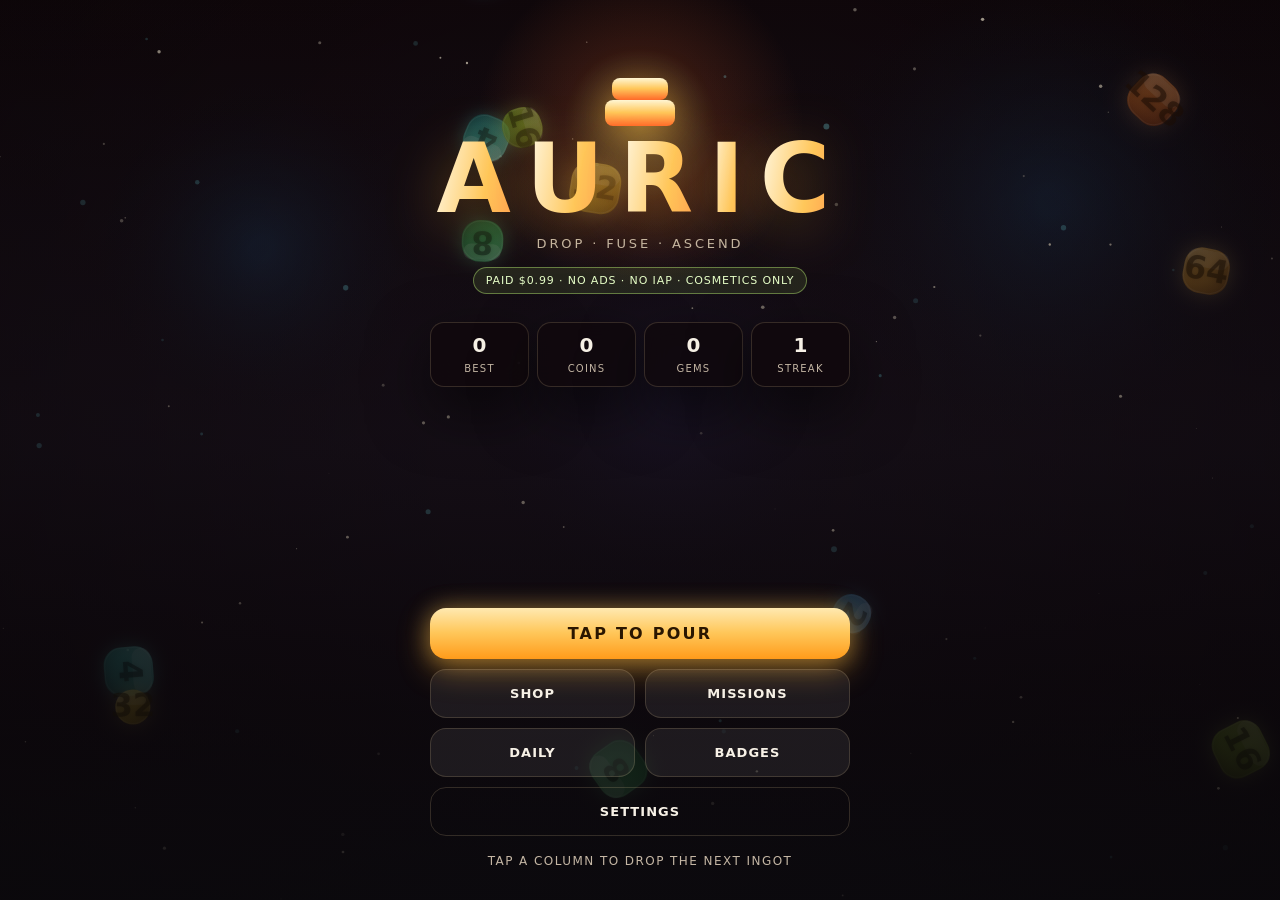
<file: auric/Auric.html>
<!DOCTYPE html>
<html lang="en">
<head>
  <meta charset="UTF-8" />
  <meta name="viewport" content="width=device-width, initial-scale=1, maximum-scale=1, user-scalable=no, viewport-fit=cover" />
  <meta name="theme-color" content="#10080c" />
  <meta name="apple-mobile-web-app-capable" content="yes" />
  <meta name="apple-mobile-web-app-status-bar-style" content="black-translucent" />
  <meta name="mobile-web-app-capable" content="yes" />
  <meta name="description" content="Auric — a $0.99 drop-and-fuse puzzle. No ads, no IAP, cosmetics only." />
  <title>Auric</title>
  <link rel="icon" href="data:image/svg+xml,%3Csvg xmlns='http://www.w3.org/2000/svg' viewBox='0 0 64 64'%3E%3Cdefs%3E%3ClinearGradient id='g' x1='0' y1='0' x2='1' y2='1'%3E%3Cstop offset='0' stop-color='%23fff6d4'/%3E%3Cstop offset='.45' stop-color='%23ffc75a'/%3E%3Cstop offset='1' stop-color='%23ff6a2a'/%3E%3C/linearGradient%3E%3C/defs%3E%3Crect x='10' y='18' width='44' height='30' rx='8' fill='url(%23g)'/%3E%3Crect x='16' y='26' width='32' height='8' rx='3' fill='%23fff6d4' opacity='.55'/%3E%3C/svg%3E" />
  <style>
/* Auric — deep crucible UI. Cool low tiers, gold rewards, red danger rims. */
:root {
  --bg: #10080c;
  --bg-2: #1c1016;
  --ink: #f7f1e6;
  --ink-dim: #c4b6a4;
  --gold: #ffd56a;
  --gold-2: #ffb02e;
  --cyan: #7af3ff;
  --copper: #ff9a56;
  --rose: #ff6a9a;
  --lime: #c6ff7a;
  --danger: #ff4d5e;
  --panel: rgba(16, 8, 12, 0.78);
  --stroke: rgba(255, 220, 170, 0.16);
  --shadow: 0 22px 60px rgba(0, 0, 0, 0.55);
  --radius: 18px;
  --safe-top: env(safe-area-inset-top, 0px);
  --safe-bottom: env(safe-area-inset-bottom, 0px);
}

* { box-sizing: border-box; margin: 0; padding: 0; }

html, body {
  width: 100%;
  height: 100%;
  height: 100dvh;
  min-height: 100%;
  min-height: -webkit-fill-available;
  overflow: hidden;
  background: var(--bg);
  color: var(--ink);
  font-family: "Avenir Next", "Segoe UI", "SF Pro Display", ui-rounded, system-ui, sans-serif;
  -webkit-font-smoothing: antialiased;
  user-select: none;
  -webkit-user-select: none;
  touch-action: none;
  -webkit-tap-highlight-color: transparent;
}

#app {
  position: relative;
  width: 100%;
  height: 100%;
  overflow: hidden;
}

#game {
  position: absolute;
  inset: 0;
  width: 100%;
  height: 100%;
  display: block;
  z-index: 0;
  pointer-events: none;
}

/* HUD */
#hud {
  position: absolute;
  inset: 0;
  pointer-events: none;
  z-index: 3;
}

#score {
  position: absolute;
  top: calc(14px + var(--safe-top));
  left: 0;
  right: 0;
  text-align: center;
  font-size: 52px;
  font-weight: 800;
  letter-spacing: -2px;
  line-height: 1;
  color: #fff;
  text-shadow:
    0 0 18px rgba(255, 213, 106, .4),
    0 8px 28px rgba(0,0,0,.55);
}

#combo {
  position: absolute;
  top: calc(70px + var(--safe-top));
  left: 0;
  right: 0;
  text-align: center;
  font-size: 18px;
  font-weight: 800;
  color: var(--gold);
  letter-spacing: 3px;
  text-transform: uppercase;
  opacity: 0;
  transform: scale(.8);
  transition: opacity .2s ease, transform .25s cubic-bezier(.2,.8,.2,1);
  text-shadow: 0 0 16px rgba(255, 213, 106, .55);
  pointer-events: none;
}
#combo.show { opacity: 1; transform: scale(1); }
#combo.hot {
  color: #ff8a5a;
  text-shadow: 0 0 18px rgba(255, 80, 90, .65), 0 0 32px rgba(255, 213, 106, .4);
}

#hud-right {
  position: absolute;
  top: calc(14px + var(--safe-top));
  right: 12px;
  display: flex;
  flex-direction: column;
  gap: 6px;
  align-items: flex-end;
  font-size: 14px;
  font-weight: 700;
}
.pill {
  display: inline-flex;
  align-items: center;
  gap: 6px;
  background: rgba(12,6,10,.62);
  border: 1px solid var(--stroke);
  border-radius: 999px;
  padding: 6px 11px;
  backdrop-filter: blur(10px);
  -webkit-backdrop-filter: blur(10px);
  box-shadow: 0 6px 16px rgba(0,0,0,.25);
}
.dot {
  width: 9px;
  height: 9px;
  border-radius: 50%;
  display: inline-block;
}
.dot.gold { background: var(--gold); box-shadow: 0 0 10px var(--gold); }
.dot.cyan { background: var(--cyan); box-shadow: 0 0 10px var(--cyan); }

#preview {
  position: absolute;
  top: calc(14px + var(--safe-top));
  left: 12px;
  display: flex;
  gap: 8px;
  pointer-events: none;
}
.preview-slot {
  display: flex;
  flex-direction: column;
  align-items: center;
  gap: 2px;
  background: rgba(12,6,10,.55);
  border: 1px solid var(--stroke);
  border-radius: 14px;
  padding: 5px 6px 6px;
  backdrop-filter: blur(10px);
  -webkit-backdrop-filter: blur(10px);
}
.preview-slot.then { opacity: .78; transform: scale(.86); transform-origin: top left; }
.preview-label {
  font-size: 8px;
  letter-spacing: .16em;
  text-transform: uppercase;
  color: var(--ink-dim);
  font-weight: 700;
}
.preview-slot canvas {
  width: 36px;
  height: 36px;
  display: block;
}

#zone-chip {
  position: absolute;
  top: calc(74px + var(--safe-top));
  right: 12px;
  font-size: 10px;
  letter-spacing: .14em;
  text-transform: uppercase;
  color: var(--ink-dim);
  background: rgba(12,6,10,.5);
  border: 1px solid var(--stroke);
  border-radius: 999px;
  padding: 4px 9px;
  backdrop-filter: blur(8px);
  -webkit-backdrop-filter: blur(8px);
}

#powers {
  position: absolute;
  left: 10px;
  right: 10px;
  bottom: calc(12px + var(--safe-bottom));
  display: flex;
  justify-content: space-between;
  gap: 8px;
  pointer-events: auto;
}
.pow {
  appearance: none;
  flex: 1;
  pointer-events: auto;
  touch-action: manipulation;
  -webkit-tap-highlight-color: transparent;
  border: 1px solid var(--stroke);
  background: rgba(16, 8, 12, .72);
  color: var(--ink);
  border-radius: 16px;
  padding: 8px 4px 7px;
  display: flex;
  flex-direction: column;
  align-items: center;
  gap: 1px;
  cursor: pointer;
  position: relative;
  backdrop-filter: blur(10px);
  -webkit-backdrop-filter: blur(10px);
  box-shadow: 0 8px 20px rgba(0,0,0,.3);
  transition: transform .16s cubic-bezier(.2,.8,.2,1), background .16s, box-shadow .2s;
}
.pow b { font-size: 16px; line-height: 1.2; font-weight: 700; }
.pow span {
  font-size: 8px;
  letter-spacing: .08em;
  text-transform: uppercase;
  color: var(--ink-dim);
  font-weight: 700;
}
.pow i {
  position: absolute;
  top: -6px;
  right: -4px;
  min-width: 18px;
  height: 18px;
  padding: 0 5px;
  border-radius: 99px;
  background: linear-gradient(180deg, #ffe9b0, #ffb02e);
  color: #2a1600;
  font-style: normal;
  font-size: 10px;
  font-weight: 800;
  display: flex;
  align-items: center;
  justify-content: center;
  box-shadow: 0 2px 8px rgba(255, 176, 46, .45);
}
.pow:active { transform: scale(.96); }
.pow.on {
  background: rgba(255, 213, 106, .16);
  border-color: rgba(255, 213, 106, .55);
  box-shadow: 0 0 18px rgba(255, 213, 106, .35);
}
.pow.empty { opacity: .42; }
.pow.empty i { display: none; }

#aim-hint {
  position: absolute;
  left: 50%;
  bottom: calc(88px + var(--safe-bottom));
  transform: translateX(-50%);
  font-size: 13px;
  font-weight: 800;
  letter-spacing: .12em;
  text-transform: uppercase;
  color: var(--gold);
  text-shadow: 0 4px 16px rgba(0,0,0,.6);
  pointer-events: none;
  white-space: nowrap;
}

#toast {
  position: absolute;
  left: 50%;
  top: 38%;
  transform: translate(-50%, -50%) scale(.86);
  font-size: 30px;
  font-weight: 800;
  letter-spacing: .6px;
  text-align: center;
  pointer-events: none;
  z-index: 5;
  opacity: 0;
  text-shadow: 0 8px 28px rgba(0,0,0,.65), 0 0 22px rgba(255, 213, 106, .35);
  transition: opacity .22s ease, transform .28s cubic-bezier(.2,.8,.2,1);
}
#toast.show {
  opacity: 1;
  transform: translate(-50%, -50%) scale(1);
}

/* Screens & modals */
.screen, .modal {
  position: absolute;
  inset: 0;
  z-index: 8;
  display: flex;
  flex-direction: column;
  align-items: center;
  padding: calc(24px + var(--safe-top)) 22px calc(24px + var(--safe-bottom));
  background: linear-gradient(180deg, rgba(16,8,12,.18) 0%, rgba(16,8,12,.55) 48%, rgba(10,6,8,.86) 100%);
  overflow: hidden auto;
  overscroll-behavior: contain;
  touch-action: pan-y;
  -webkit-overflow-scrolling: touch;
}

.hidden { display: none !important; }

.brand {
  margin-top: 6vh;
  text-align: center;
  position: relative;
}
.brand::before {
  content: "";
  position: absolute;
  left: 50%;
  top: 22%;
  width: 340px;
  height: 340px;
  transform: translate(-50%, -50%);
  background:
    radial-gradient(circle, rgba(255, 213, 106, .36) 0%, rgba(255, 106, 42, .14) 32%, transparent 68%);
  pointer-events: none;
  z-index: -1;
  animation: aura 4.4s ease-in-out infinite;
  border-radius: 50%;
}
.logo-mark {
  width: 72px;
  height: 48px;
  margin: 0 auto 10px;
  position: relative;
  filter: drop-shadow(0 8px 18px rgba(255, 176, 46, .45));
}
.logo-mark::before,
.logo-mark::after {
  content: "";
  position: absolute;
  left: 50%;
  transform: translateX(-50%);
  border-radius: 8px;
  background: linear-gradient(180deg, #fff6d4 0%, #ffc75a 48%, #ff6a2a 100%);
}
.logo-mark::before {
  width: 56px;
  height: 22px;
  top: 0;
  animation: ingot-bob 2.8s ease-in-out infinite;
}
.logo-mark::after {
  width: 70px;
  height: 26px;
  bottom: 0;
  animation: ingot-bob 2.8s ease-in-out infinite .35s;
}
.brand h1 {
  font-size: clamp(58px, 17vw, 96px);
  font-weight: 800;
  letter-spacing: .14em;
  line-height: .9;
  display: flex;
  justify-content: center;
  gap: .02em;
}
.brand h1 span {
  background: linear-gradient(100deg, #fff8e4 0%, #ffc75a 28%, #ff8a4a 55%, #ff6ad5 78%, #fff8e4 100%);
  background-size: 220% 100%;
  -webkit-background-clip: text;
  background-clip: text;
  color: transparent;
  filter: drop-shadow(0 10px 28px rgba(255, 176, 46, .38));
  animation: logo-shift 6.5s ease-in-out infinite, letter-float 3.2s ease-in-out infinite;
}
.brand h1 span:nth-child(2) { animation-delay: 0s, .12s; }
.brand h1 span:nth-child(3) { animation-delay: 0s, .24s; }
.brand h1 span:nth-child(4) { animation-delay: 0s, .36s; }
.brand h1 span:nth-child(5) { animation-delay: 0s, .48s; }

.tagline {
  margin-top: 14px;
  color: var(--ink-dim);
  font-size: 13px;
  letter-spacing: .22em;
  text-transform: uppercase;
}
.price-badge {
  margin: 16px auto 0;
  display: inline-flex;
  gap: 8px;
  align-items: center;
  font-size: 11px;
  letter-spacing: .08em;
  text-transform: uppercase;
  color: #e7ffc8;
  border: 1px solid rgba(198, 255, 122, .4);
  background: rgba(198, 255, 122, .1);
  border-radius: 999px;
  padding: 6px 12px;
}

.stats-row {
  display: grid;
  grid-template-columns: repeat(4, 1fr);
  gap: 8px;
  margin-top: 28px;
  width: min(420px, 100%);
}
.stat {
  min-width: 0;
  background: var(--panel);
  border: 1px solid var(--stroke);
  border-radius: 14px;
  padding: 10px 8px;
  text-align: center;
  box-shadow: var(--shadow);
  backdrop-filter: blur(12px);
  -webkit-backdrop-filter: blur(12px);
}
.stat b { display: block; font-size: 20px; }
.stat span { color: var(--ink-dim); font-size: 10px; letter-spacing: .12em; text-transform: uppercase; }

.actions {
  margin-top: auto;
  width: min(420px, 100%);
  display: flex;
  flex-direction: column;
  gap: 10px;
  padding-bottom: 8px;
}
.btn {
  appearance: none;
  border: 1px solid var(--stroke);
  background: rgba(255,255,255,.07);
  color: var(--ink);
  font: inherit;
  font-weight: 700;
  letter-spacing: .08em;
  text-transform: uppercase;
  font-size: 13px;
  padding: 16px 18px;
  border-radius: 16px;
  cursor: pointer;
  width: 100%;
  touch-action: manipulation;
  -webkit-tap-highlight-color: transparent;
  transition: transform .16s cubic-bezier(.2,.8,.2,1), background .16s, box-shadow .2s;
}
.btn:hover { background: rgba(255,255,255,.12); }
.btn:active { transform: scale(.97); }
.btn.primary {
  background: linear-gradient(180deg, #ffe9b0 0%, #ffc75a 48%, #ff9b1a 100%);
  color: #2a1600;
  border: none;
  box-shadow: 0 10px 32px rgba(255, 176, 46, .45), 0 0 22px rgba(255, 213, 106, .35);
  font-size: 16px;
  letter-spacing: .14em;
  animation: cta-pulse 2.4s ease-in-out infinite;
}
.btn.gold {
  background: linear-gradient(180deg, #ffe08a, #ffb02e);
  color: #2a1a00;
  border: none;
}
.btn.ghost { background: transparent; }
.btn.row {
  display: flex;
  gap: 10px;
  padding: 0;
  background: none;
  border: none;
  width: 100%;
  animation: none;
}
.btn.row > .btn { flex: 1; }

.hint {
  text-align: center;
  color: var(--ink-dim);
  font-size: 12px;
  letter-spacing: .12em;
  text-transform: uppercase;
  margin-top: 8px;
}

/* Game over */
#screen-over { justify-content: safe center; padding-top: 12px; padding-bottom: 12px; }
.over-card {
  width: min(440px, 100%);
  background: var(--panel);
  border: 1px solid var(--stroke);
  border-radius: 24px;
  padding: 12px 18px 14px;
  box-shadow: var(--shadow), 0 0 40px rgba(255, 176, 46, .1);
  backdrop-filter: blur(18px);
  -webkit-backdrop-filter: blur(18px);
  text-align: center;
}
.over-kicker {
  color: var(--gold);
  font-size: 13px;
  letter-spacing: .18em;
  text-transform: uppercase;
  min-height: 1.2em;
  font-weight: 800;
  text-shadow: 0 0 14px rgba(255, 213, 106, .45);
}
.over-card h2 { display: none; }
#over-score {
  font-size: 56px;
  font-weight: 800;
  letter-spacing: -2px;
  line-height: 1;
  margin: 0 0 2px;
  text-shadow: 0 0 24px rgba(255, 213, 106, .3);
}
#over-best { color: var(--ink-dim); font-size: 14px; }
#over-away {
  margin-top: 8px;
  font-weight: 700;
  color: var(--copper);
  min-height: 1.3em;
}
.earn-row {
  display: flex;
  justify-content: center;
  gap: 16px;
  margin: 12px 0 4px;
  font-weight: 700;
  color: var(--gold);
}
.progress-block { margin: 16px 0 8px; text-align: left; }
.progress-label {
  display: flex;
  justify-content: space-between;
  font-size: 11px;
  letter-spacing: .1em;
  text-transform: uppercase;
  color: var(--ink-dim);
  margin-bottom: 6px;
}
.bar {
  height: 8px;
  background: rgba(255,255,255,.08);
  border-radius: 99px;
  overflow: hidden;
}
.bar > span {
  display: block;
  height: 100%;
  width: 0;
  border-radius: 99px;
  background: linear-gradient(90deg, #ffc75a, #ff6a2a);
  box-shadow: 0 0 10px rgba(255, 176, 46, .6);
  transition: width .6s cubic-bezier(.2,.8,.2,1);
}
.tally {
  list-style: none;
  margin: 10px 0 0;
  text-align: left;
}
.tally li {
  display: flex;
  justify-content: space-between;
  padding: 5px 0;
  font-size: 13px;
  font-weight: 700;
  color: var(--ink-dim);
  border-bottom: 1px solid rgba(255,255,255,.06);
  opacity: 0;
  transform: translateY(8px);
  animation: loot-in .35s ease forwards;
}
.tally li .val { color: var(--ink); }
.tally li.peak { color: var(--gold); }
.tally li:nth-child(2) { animation-delay: .08s; }
.tally li:nth-child(3) { animation-delay: .16s; }
.tally li:nth-child(4) { animation-delay: .24s; }
.tally li:nth-child(5) { animation-delay: .32s; }
.tally li:nth-child(6) { animation-delay: .4s; }
.mission-mini {
  list-style: none;
  margin: 8px 0 4px;
  text-align: left;
  font-size: 12px;
  color: var(--ink-dim);
}
.mission-mini li { padding: 3px 0; }
.mission-mini .done { color: var(--lime); }

/* Modals */
.modal { z-index: 12; background: rgba(8,4,8,.62); justify-content: safe center; }
.modal-card {
  width: min(460px, 100%);
  background: var(--panel);
  border: 1px solid var(--stroke);
  border-radius: 24px;
  padding: 20px 18px 18px;
  box-shadow: var(--shadow);
  backdrop-filter: blur(22px);
  -webkit-backdrop-filter: blur(22px);
  max-height: 100%;
  overflow: auto;
}
.modal-card h2 {
  font-size: 28px;
  letter-spacing: .08em;
  text-transform: uppercase;
  text-align: center;
}
.sub {
  text-align: center;
  color: var(--ink-dim);
  font-size: 13px;
  margin: 6px 0 14px;
  line-height: 1.4;
}
.wallet {
  display: flex;
  justify-content: center;
  gap: 22px;
  font-weight: 800;
  margin-bottom: 8px;
}
.section-title {
  margin: 16px 0 8px;
  font-size: 11px;
  letter-spacing: .16em;
  text-transform: uppercase;
  color: var(--ink-dim);
}
.shop-grid {
  display: grid;
  grid-template-columns: repeat(2, 1fr);
  gap: 8px;
}
.item {
  appearance: none;
  text-align: left;
  border: 1px solid var(--stroke);
  background: rgba(255,255,255,.05);
  color: var(--ink);
  border-radius: 16px;
  padding: 12px 12px 10px;
  cursor: pointer;
  font: inherit;
  touch-action: manipulation;
  -webkit-tap-highlight-color: transparent;
}
.item .swatch {
  height: 36px;
  border-radius: 10px;
  margin-bottom: 8px;
  box-shadow: inset 0 1px 0 rgba(255,255,255,.25), 0 0 14px rgba(255, 213, 106, .15);
}
.item .name { display: block; font-weight: 800; font-size: 13px; letter-spacing: .04em; }
.item .desc { display: block; color: var(--ink-dim); font-size: 11px; margin: 2px 0 6px; }
.item .price { font-size: 11px; font-weight: 800; color: var(--gold); letter-spacing: .06em; text-transform: uppercase; }
.item.owned { border-color: rgba(198, 255, 122, .28); }
.item.equipped {
  border-color: rgba(255, 213, 106, .7);
  box-shadow: 0 0 0 1px rgba(255, 213, 106, .35), 0 0 18px rgba(255, 176, 46, .2);
}
.item:active { transform: scale(.98); }

.ach-list { display: flex; flex-direction: column; gap: 8px; }
.ach {
  display: flex;
  gap: 12px;
  align-items: center;
  background: rgba(255,255,255,.05);
  border: 1px solid var(--stroke);
  border-radius: 14px;
  padding: 10px 12px;
}
.ach .mark {
  width: 36px;
  height: 36px;
  border-radius: 10px;
  flex: none;
  display: flex;
  align-items: center;
  justify-content: center;
  font-weight: 800;
  background: rgba(255,255,255,.06);
  color: var(--ink-dim);
}
.ach.got .mark {
  background: linear-gradient(180deg, #ffe9b0, #ffb02e);
  color: #2a1600;
  box-shadow: 0 0 12px rgba(255, 176, 46, .45);
}
.ach .aname { font-weight: 800; font-size: 14px; }
.ach .adesc { color: var(--ink-dim); font-size: 12px; }
.ach .prog { margin-left: auto; font-size: 11px; color: var(--ink-dim); font-weight: 700; }

.streak-hero {
  display: flex;
  justify-content: space-around;
  text-align: center;
  margin: 8px 0 6px;
}
.streak-hero b { font-size: 28px; display: block; color: var(--gold); }
.week {
  display: grid;
  grid-template-columns: repeat(7, 1fr);
  gap: 6px;
}
.week .day {
  text-align: center;
  border: 1px solid var(--stroke);
  border-radius: 12px;
  padding: 8px 2px;
  font-size: 10px;
  background: rgba(255,255,255,.04);
}
.week .day b { display: block; font-size: 11px; margin-top: 2px; }
.week .day.today { border-color: rgba(255, 213, 106, .7); }
.week .day.claimed { background: rgba(198, 255, 122, .1); border-color: rgba(198, 255, 122, .35); }
.month {
  display: grid;
  grid-template-columns: repeat(7, 1fr);
  gap: 4px;
  margin-top: 6px;
}
.month .cell {
  aspect-ratio: 1;
  border-radius: 8px;
  display: flex;
  align-items: center;
  justify-content: center;
  font-size: 10px;
  font-weight: 700;
  background: rgba(255,255,255,.04);
  color: var(--ink-dim);
}
.month .cell.on {
  background: linear-gradient(180deg, #ffe9b0, #ffb02e);
  color: #2a1600;
  box-shadow: 0 0 8px rgba(255, 176, 46, .35);
}
.month .cell.today { outline: 1px solid rgba(255, 213, 106, .8); }
.toggle-row {
  display: flex;
  justify-content: space-between;
  align-items: center;
  padding: 12px 0;
  border-bottom: 1px solid rgba(255,255,255,.06);
  font-weight: 700;
}

/* Chest */
#screen-chest { justify-content: safe center; }
.chest-card {
  width: min(400px, 100%);
  text-align: center;
  position: relative;
}
.chest-visual {
  width: 140px;
  height: 130px;
  margin: 12px auto 8px;
  position: relative;
  filter: drop-shadow(0 12px 24px rgba(255, 176, 46, .35));
}
.chest-body {
  position: absolute;
  left: 18px;
  right: 18px;
  bottom: 8px;
  height: 62px;
  background: linear-gradient(180deg, #d89a2a, #8a4a10);
  border-radius: 6px 6px 14px 14px;
  box-shadow: inset 0 2px 0 rgba(255,255,255,.25);
}
.chest-body::after {
  content: "";
  position: absolute;
  left: 50%;
  top: 14px;
  width: 16px;
  height: 16px;
  transform: translateX(-50%);
  border-radius: 50%;
  background: radial-gradient(circle at 35% 35%, #fff6c8, #ffd56a 40%, #c47a10);
  box-shadow: 0 0 10px rgba(255, 213, 106, .8);
}
.chest-lid {
  position: absolute;
  left: 14px;
  right: 14px;
  top: 48px;
  height: 36px;
  background: linear-gradient(180deg, #ffe08a, #d89a2a);
  border-radius: 12px 12px 4px 4px;
  transform-origin: 10px 90%;
  transition: transform .45s cubic-bezier(.2,.8,.2,1);
  z-index: 2;
  box-shadow: inset 0 2px 0 rgba(255,255,255,.35);
}
.chest-visual.open .chest-lid { transform: rotate(-52deg); }
.chest-kicker { position: relative; z-index: 4; color: var(--gold); letter-spacing: .18em; text-transform: uppercase; font-size: 12px; font-weight: 800; }
.chest-glow {
  position: absolute;
  left: 50%;
  top: 40%;
  width: 20px;
  height: 20px;
  border-radius: 50%;
  background: #fff6c8;
  transform: translate(-50%, -50%) scale(0);
  opacity: 0;
  box-shadow: 0 0 30px 12px rgba(255, 213, 106, .8);
  transition: transform .5s ease, opacity .5s ease;
}
.chest-visual.open .chest-glow {
  transform: translate(-50%, -80%) scale(1.8);
  opacity: 1;
}
.chest-loot {
  list-style: none;
  min-height: 48px;
  margin: 8px 0 14px;
}
.chest-loot li {
  padding: 6px 0;
  font-weight: 700;
  color: var(--gold);
  opacity: 0;
  transform: translateY(8px);
  animation: loot-in .35s ease forwards;
}
.chest-loot li:nth-child(2) { animation-delay: .12s; }
.chest-loot li:nth-child(3) { animation-delay: .24s; }
.chest-loot li:nth-child(4) { animation-delay: .36s; }

.screen.enter, .modal.enter { animation: screen-in .38s cubic-bezier(.2,.8,.2,1); }

@keyframes loot-in { to { opacity: 1; transform: none; } }
@keyframes aura {
  0%, 100% { transform: translate(-50%, -50%) scale(1); opacity: 1; }
  50% { transform: translate(-50%, -50%) scale(1.12); opacity: .7; }
}
@keyframes logo-shift {
  0%, 100% { background-position: 0% 50%; }
  50% { background-position: 100% 50%; }
}
@keyframes letter-float {
  0%, 100% { transform: translateY(0); }
  50% { transform: translateY(-6px); }
}
@keyframes ingot-bob {
  0%, 100% { transform: translateX(-50%) translateY(0); }
  50% { transform: translateX(-50%) translateY(-4px); }
}
@keyframes cta-pulse {
  0%, 100% { box-shadow: 0 10px 32px rgba(255, 176, 46, .45), 0 0 22px rgba(255, 213, 106, .35); }
  50% { box-shadow: 0 10px 36px rgba(255, 176, 46, .7), 0 0 32px rgba(255, 213, 106, .55); }
}
@keyframes screen-in {
  from { opacity: 0; transform: translateY(10px); }
  to { opacity: 1; transform: none; }
}

#btn-open-chest { margin-top: 10px; }

</style>
</head>
<body>
  <div id="app">
    <canvas id="game"></canvas>

    <div id="hud" class="hidden">
      <div id="score">0</div>
      <div id="combo">x2</div>
      <div id="hud-right">
        <div class="pill"><i class="dot gold"></i><span id="hud-coins">0</span></div>
        <div class="pill"><i class="dot cyan"></i><span id="hud-gems">0</span></div>
      </div>
      <div id="preview">
        <div class="preview-slot">
          <span class="preview-label">Next</span>
          <canvas id="preview-next" width="88" height="88"></canvas>
        </div>
        <div class="preview-slot then">
          <span class="preview-label">Then</span>
          <canvas id="preview-then" width="88" height="88"></canvas>
        </div>
      </div>
      <div id="zone-chip"><span id="zone-name">Moon well</span></div>
      <div id="powers">
        <button class="pow" id="pow-undo" data-pow="undo" aria-label="Undo">
          <b>↩</b><span>Undo</span><i id="pow-undo-n">0</i>
        </button>
        <button class="pow" id="pow-hammer" data-pow="hammer" aria-label="Hammer">
          <b>⚒</b><span>Smash</span><i id="pow-hammer-n">0</i>
        </button>
        <button class="pow" id="pow-swap" data-pow="swap" aria-label="Swap">
          <b>⇄</b><span>Swap</span><i id="pow-swap-n">0</i>
        </button>
        <button class="pow" id="pow-bomb" data-pow="bomb" aria-label="Bomb">
          <b>✸</b><span>Bomb</span><i id="pow-bomb-n">0</i>
        </button>
        <button class="pow" id="pow-clear" data-pow="clear" aria-label="Column clear">
          <b>↓</b><span>Clear</span><i id="pow-clear-n">0</i>
        </button>
      </div>
      <div id="aim-hint" class="hidden"></div>
    </div>
    <div id="toast"></div>

    <div id="screen-title" class="screen">
      <div class="brand">
        <div class="logo-mark" aria-hidden="true"></div>
        <h1><span>A</span><span>U</span><span>R</span><span>I</span><span>C</span></h1>
        <div class="tagline">Drop · Fuse · Ascend</div>
        <div class="price-badge">Paid $0.99 · No ads · No IAP · Cosmetics only</div>
      </div>
      <div class="stats-row">
        <div class="stat"><b id="title-best">0</b><span>Best</span></div>
        <div class="stat"><b id="title-coins">0</b><span>Coins</span></div>
        <div class="stat"><b id="title-gems">0</b><span>Gems</span></div>
        <div class="stat"><b id="title-streak">0</b><span>Streak</span></div>
      </div>
      <div class="actions">
        <button class="btn primary" id="btn-play">Tap to pour</button>
        <div class="btn row">
          <button class="btn" id="btn-shop">Shop</button>
          <button class="btn" id="btn-missions">Missions</button>
        </div>
        <div class="btn row">
          <button class="btn" id="btn-daily">Daily</button>
          <button class="btn" id="btn-achievements">Badges</button>
        </div>
        <button class="btn ghost" id="btn-settings">Settings</button>
        <div class="hint">Tap a column to drop the next ingot</div>
      </div>
    </div>

    <div id="screen-over" class="screen hidden">
      <div class="over-card">
        <div class="over-kicker" id="over-kicker"></div>
        <h2>Crucible</h2>
        <div id="over-score">0</div>
        <div id="over-best">Best 0</div>
        <div id="over-away"></div>
        <ul class="tally" id="over-tally"></ul>
        <div class="earn-row">
          <span id="over-coins">+0 coins</span>
          <span id="over-gems">+0 gems</span>
        </div>
        <div class="progress-block">
          <div class="progress-label">
            <span id="unlock-label">Next unlock</span>
            <span id="unlock-frac">0 / 0</span>
          </div>
          <div class="bar"><span id="unlock-bar"></span></div>
        </div>
        <ul class="mission-mini" id="over-missions"></ul>
        <button class="btn primary" id="btn-restart">Tap to pour again</button>
        <button class="btn gold hidden" id="btn-open-chest">Open the chest</button>
        <div class="btn row" style="margin-top:10px">
          <button class="btn" id="btn-over-shop">Shop</button>
          <button class="btn" id="btn-over-menu">Menu</button>
        </div>
        <div class="hint" style="margin-top:12px">Instant restart · under a second</div>
      </div>
    </div>

    <div id="screen-chest" class="screen hidden">
      <div class="chest-card">
        <div class="chest-kicker">Crucible spoils</div>
        <div id="chest-visual" class="chest-visual closed">
          <div class="chest-lid"></div>
          <div class="chest-body"></div>
          <div class="chest-glow"></div>
        </div>
        <h2 id="chest-title">A gold-chest</h2>
        <p class="sub" id="chest-sub">Something stirs inside.</p>
        <ul class="chest-loot" id="chest-loot"></ul>
        <button class="btn primary" id="btn-chest-open">Open</button>
        <button class="btn hidden" id="btn-chest-done">Continue</button>
      </div>
    </div>

    <div id="modal-shop" class="modal hidden">
      <div class="modal-card">
        <h2>Shop</h2>
        <p class="sub">Cosmetic block themes and backgrounds only. Nothing here changes how the game plays.</p>
        <div class="wallet">
          <span><i class="dot gold"></i> <span data-coins>0</span></span>
          <span><i class="dot cyan"></i> <span data-gems>0</span></span>
        </div>
        <div class="section-title">Block themes</div>
        <div class="shop-grid" id="shop-skins"></div>
        <div class="section-title">Backgrounds</div>
        <div class="shop-grid" id="shop-bgs"></div>
        <button class="btn" id="btn-shop-close" style="margin-top:16px">Close</button>
      </div>
    </div>

    <div id="modal-achievements" class="modal hidden">
      <div class="modal-card">
        <h2>Badges</h2>
        <p class="sub">Milestone achievements. Progress is saved on this device.</p>
        <div class="ach-list" id="ach-list"></div>
        <button class="btn" id="btn-ach-close" style="margin-top:16px">Close</button>
      </div>
    </div>

    <div id="modal-daily" class="modal hidden">
      <div class="modal-card">
        <h2>Daily fire</h2>
        <p class="sub">Log in each day for a reward. Miss a day and the streak starts over — you can still play anytime.</p>
        <div class="streak-hero">
          <div>
            <div class="section-title" style="margin:0">Current streak</div>
            <b id="daily-streak">0 days</b>
          </div>
          <div>
            <div class="section-title" style="margin:0">Longest</div>
            <b id="daily-longest">0</b>
          </div>
        </div>
        <div class="section-title">This week's rewards</div>
        <div class="week" id="daily-week"></div>
        <button class="btn gold" id="btn-claim-daily">Claim today's reward</button>
        <div class="section-title">Login calendar</div>
        <div class="month" id="daily-month"></div>
        <button class="btn" id="btn-daily-close" style="margin-top:16px">Close</button>
      </div>
    </div>

    <div id="modal-missions" class="modal hidden">
      <div class="modal-card">
        <h2>Daily missions</h2>
        <p class="sub" id="missions-date">Three fresh challenges every day.</p>
        <div class="ach-list" id="mission-list"></div>
        <button class="btn" id="btn-missions-close" style="margin-top:16px">Close</button>
      </div>
    </div>

    <div id="modal-settings" class="modal hidden">
      <div class="modal-card">
        <h2>Settings</h2>
        <p class="sub">Auric is a paid $0.99 game. No ads, no in-app purchases, no pay-to-win. Everything is saved in this browser with localStorage.</p>
        <div class="toggle-row">
          <span>Sound</span>
          <button class="btn" id="tog-sound" style="width:auto;padding:8px 14px">On</button>
        </div>
        <div class="toggle-row">
          <span>Haptics</span>
          <button class="btn" id="tog-haptics" style="width:auto;padding:8px 14px">On</button>
        </div>
        <div class="toggle-row">
          <span>Games played</span>
          <b id="stat-games">0</b>
        </div>
        <div class="toggle-row">
          <span>Lifetime fuses</span>
          <b id="stat-merges">0</b>
        </div>
        <div class="toggle-row">
          <span>Highest ingot</span>
          <b id="stat-maxtile">2</b>
        </div>
        <button class="btn" id="btn-settings-close" style="margin-top:16px">Close</button>
      </div>
    </div>
  </div>
  <script>
// Auric — drop-and-fuse puzzle. Paid $0.99 positioning: no ads, no IAP, cosmetics only.
(function () {
  "use strict";

  const STORAGE_KEY = "auric.save.v1";
  const COLS = 5;
  const ROWS = 7;
  const $ = (id) => document.getElementById(id);

  const TIER = {
    2:     { fill: "#8fd4ff", mid: "#3aa0e8", dark: "#1a5a8a", ink: "#062033", glow: "#5ad0ff", name: "Moon" },
    4:     { fill: "#6aefe6", mid: "#2bbbb0", dark: "#0e6a66", ink: "#042424", glow: "#5fffee", name: "Tide" },
    8:     { fill: "#6aef9a", mid: "#2bb85a", dark: "#0e6a32", ink: "#062414", glow: "#6dff9a", name: "Leaf" },
    16:    { fill: "#c8f25c", mid: "#8ccc20", dark: "#4a6a08", ink: "#1a2806", glow: "#d4ff6a", name: "Lime" },
    32:    { fill: "#ffe566", mid: "#e0c020", dark: "#8a7008", ink: "#2a2400", glow: "#ffe566", name: "Sun" },
    64:    { fill: "#ffc75a", mid: "#e09420", dark: "#8a5008", ink: "#2a1a00", glow: "#ffd56a", name: "Gold" },
    128:   { fill: "#ff9a4a", mid: "#e06a18", dark: "#8a3008", ink: "#2a1200", glow: "#ffb06a", name: "Copper" },
    256:   { fill: "#ff6a4a", mid: "#e03a20", dark: "#8a1808", ink: "#2a0808", glow: "#ff8a6a", name: "Ember" },
    512:   { fill: "#ff4d6a", mid: "#d02040", dark: "#8a0820", ink: "#2a0410", glow: "#ff6a8a", name: "Rose" },
    1024:  { fill: "#ff6ad5", mid: "#d040b0", dark: "#8a0860", ink: "#2a0420", glow: "#ff8ae0", name: "Orchid" },
    2048:  { fill: "#c46aff", mid: "#8a30e0", dark: "#4a087a", ink: "#160428", glow: "#d08aff", name: "Royal" },
    4096:  { fill: "#7a8aff", mid: "#4050e0", dark: "#18208a", ink: "#080418", glow: "#9aa6ff", name: "Star" },
    8192:  { fill: "#fff6d4", mid: "#ffd56a", dark: "#c07820", ink: "#2a1a00", glow: "#ffffff", name: "Prism", prism: true },
    16384: { fill: "#ffffff", mid: "#ffe9b0", dark: "#ff8ad5", ink: "#2a1020", glow: "#fff6d4", name: "Halo", prism: true },
    32768: { fill: "#ffffff", mid: "#ffd6ff", dark: "#7af3ff", ink: "#101028", glow: "#ffffff", name: "Aether", prism: true }
  };

  function tierOf(v) {
    if (TIER[v]) return TIER[v];
    return TIER[32768];
  }

  const SKINS = [
    { id: "ingot",      name: "Ingot",      desc: "Molten bars of light.",      coins: 0,   gems: 0, swatch: "linear-gradient(180deg,#fff6d4,#ffc75a 50%,#ff6a2a)" },
    { id: "gemcut",     name: "Gemcut",     desc: "Faceted jewel faces.",       coins: 80,  gems: 0, swatch: "linear-gradient(135deg,#e8f8ff,#7af3ff 40%,#3a80d0)" },
    { id: "emberglass", name: "Emberglass", desc: "Lava caught in glass.",      coins: 110, gems: 0, swatch: "linear-gradient(180deg,#ffd0a0,#ff4d3a 55%,#4a0808)" },
    { id: "frost",      name: "Frost",      desc: "A quiet ice kiln.",          coins: 130, gems: 0, swatch: "linear-gradient(180deg,#ffffff,#b8e8ff 50%,#3d8cff)" },
    { id: "ink",        name: "Ink",        desc: "Black lacquer, gold rim.",   coins: 150, gems: 0, swatch: "linear-gradient(180deg,#3a2a20,#12080c 60%,#ffc75a)" },
    { id: "nebula",     name: "Nebula",     desc: "A pocket of night sky.",     coins: 180, gems: 0, swatch: "linear-gradient(135deg,#2a1050,#ff6ad5 50%,#5ad0ff)" },
    { id: "solar",      name: "Solar",      desc: "A little too proud.",        coins: 220, gems: 0, swatch: "linear-gradient(180deg,#fff8e4,#ffc75a 40%,#ff6a2a)" },
    { id: "prism",      name: "Prism",      desc: "Every color at once.",       coins: 0,   gems: 18, swatch: "linear-gradient(90deg,#7af3ff,#c6ff7a,#ffd56a,#ff6ad5,#7a8aff)" }
  ];

  const BACKGROUNDS = [
    { id: "nightwell", name: "Night well",    desc: "The first crucible.",      coins: 0,   gems: 0, sky0: "#12080c", sky1: "#1c1018", sky2: "#0a0610" },
    { id: "copper",    name: "Copper forge",  desc: "Warm hammered walls.",     coins: 90,  gems: 0, sky0: "#1a0c08", sky1: "#2c1410", sky2: "#120806" },
    { id: "aurora",    name: "Aurora pit",    desc: "A northern kiln.",         coins: 120, gems: 0, sky0: "#041816", sky1: "#062a22", sky2: "#07140e" },
    { id: "orchard",   name: "Orchid deep",   desc: "Violet after hours.",      coins: 140, gems: 0, sky0: "#16081c", sky1: "#241032", sky2: "#0e0614" },
    { id: "sunken",    name: "Sunken gold",   desc: "Treasure under dark.",     coins: 170, gems: 0, sky0: "#121008", sky1: "#2a2410", sky2: "#0c0a06" },
    { id: "voidkiln",  name: "Void kiln",     desc: "Quiet and endless.",       coins: 200, gems: 0, sky0: "#07060e", sky1: "#10122a", sky2: "#05040a" },
    { id: "dawn",      name: "Dawn crucible", desc: "First light, last fire.",  coins: 0,   gems: 14, sky0: "#1a100c", sky1: "#3a2018", sky2: "#12080c" }
  ];

  const ACHIEVEMENTS = [
    { id: "first_pour",  name: "First pour",   desc: "Finish a game.",                 test: (s) => s.games >= 1 },
    { id: "score_500",   name: "Warm metal",   desc: "Score 500 in a single pour.",    test: (s) => s.best >= 500 },
    { id: "score_2k",    name: "Bright vein",  desc: "Score 2,000 in a single pour.",  test: (s) => s.best >= 2000 },
    { id: "score_8k",    name: "Gold rush",    desc: "Score 8,000 in a single pour.",  test: (s) => s.best >= 8000 },
    { id: "score_20k",   name: "Star ingot",   desc: "Score 20,000 in a single pour.", test: (s) => s.best >= 20000 },
    { id: "games_10",    name: "Regular",      desc: "Play 10 games.",                 test: (s) => s.games >= 10 },
    { id: "games_25",    name: "Night shift",  desc: "Play 25 games.",                 test: (s) => s.games >= 25 },
    { id: "games_50",    name: "Devoted",      desc: "Play 50 games.",                 test: (s) => s.games >= 50 },
    { id: "coins_100",   name: "Pocketful",    desc: "Collect 100 coins lifetime.",    test: (s) => s.totalCoins >= 100 },
    { id: "coins_500",   name: "Treasury",     desc: "Collect 500 coins lifetime.",    test: (s) => s.totalCoins >= 500 },
    { id: "first_gem",   name: "Sparkle",      desc: "Collect a gem.",                 test: (s) => s.totalGems >= 1 },
    { id: "first_skin",  name: "New finish",   desc: "Unlock a block theme.",          test: (s) => s.unlockedSkins.length >= 2 },
    { id: "first_bg",    name: "New chamber",  desc: "Unlock a background.",           test: (s) => s.unlockedBgs.length >= 2 },
    { id: "streak_3",    name: "Three dawns",  desc: "Reach a 3-day login streak.",    test: (s) => s.longestStreak >= 3 },
    { id: "streak_7",    name: "Week of gold", desc: "Reach a 7-day login streak.",    test: (s) => s.longestStreak >= 7 },
    { id: "streak_14",   name: "Fortnight",    desc: "Reach a 14-day login streak.",   test: (s) => s.longestStreak >= 14 },
    { id: "chain_4",     name: "Cascade",      desc: "Make a 4-fuse chain.",           test: (s) => s.bestChain >= 4 },
    { id: "chain_7",     name: "On fire",      desc: "Make a 7-fuse chain.",           test: (s) => s.bestChain >= 7 },
    { id: "tile_128",    name: "Bright 128",   desc: "Fuse a 128 ingot.",              test: (s) => s.bestTile >= 128 },
    { id: "tile_1024",   name: "The thousand", desc: "Fuse a 1,024 ingot.",            test: (s) => s.bestTile >= 1024 }
  ];

  const WEEK_REWARDS = [
    { coins: 25,  gems: 0 },
    { coins: 35,  gems: 0 },
    { coins: 45,  gems: 1 },
    { coins: 55,  gems: 0 },
    { coins: 70,  gems: 0 },
    { coins: 90,  gems: 2 },
    { coins: 120, gems: 5 }
  ];

  const MISSION_POOL = [
    { key: "score500",  name: "Score 500 in one pour",    target: 1,  reward: { coins: 30, gems: 0 } },
    { key: "score1500", name: "Score 1,500 in one pour",  target: 1,  reward: { coins: 50, gems: 1 } },
    { key: "runs300",   name: "Score 300 three times",    target: 3,  reward: { coins: 35, gems: 0 } },
    { key: "games5",    name: "Play 5 games",             target: 5,  reward: { coins: 20, gems: 0 } },
    { key: "merges20",  name: "Fuse 20 times",            target: 20, reward: { coins: 25, gems: 0 } },
    { key: "merges40",  name: "Fuse 40 times",            target: 40, reward: { coins: 40, gems: 0 } },
    { key: "tile32",    name: "Create a 32",              target: 1,  reward: { coins: 25, gems: 0 } },
    { key: "tile64",    name: "Create a 64",              target: 1,  reward: { coins: 35, gems: 0 } },
    { key: "tile128",   name: "Create a 128",             target: 1,  reward: { coins: 50, gems: 1 } },
    { key: "chain3",    name: "Make a 3-fuse chain",      target: 1,  reward: { coins: 30, gems: 0 } },
    { key: "chain5",    name: "Make a 5-fuse chain",      target: 1,  reward: { coins: 50, gems: 1 } },
    { key: "coins15",   name: "Collect 15 coins",         target: 15, reward: { coins: 25, gems: 0 } },
    { key: "gems1",     name: "Collect a gem",            target: 1,  reward: { coins: 20, gems: 1 } },
    { key: "saves2",    name: "Save a full column twice", target: 2,  reward: { coins: 40, gems: 0 } },
    { key: "power1",    name: "Use a power-up",           target: 1,  reward: { coins: 20, gems: 0 } }
  ];

  const COLOR_ZONES = [
    { name: "Moon well",   max: 16,   sky0: "#0c1018", sky1: "#142032", sky2: "#0a0c14", nebA: [40, 160, 255], nebB: [80, 80, 200], rim: "#7af3ff", haze: "rgba(90,190,255,0.16)" },
    { name: "Copper hall", max: 64,   sky0: "#1a0c08", sky1: "#2a1410", sky2: "#120806", nebA: [255, 140, 60], nebB: [255, 80, 40], rim: "#ff9a56", haze: "rgba(255,140,70,0.16)" },
    { name: "Rose kiln",   max: 256,  sky0: "#18080e", sky1: "#2a1018", sky2: "#10060a", nebA: [255, 70, 130], nebB: [255, 100, 80], rim: "#ff6a9a", haze: "rgba(255,80,130,0.16)" },
    { name: "Solar forge", max: 1024, sky0: "#1a1208", sky1: "#2c1c0c", sky2: "#120c06", nebA: [255, 200, 60], nebB: [255, 120, 40], rim: "#ffd56a", haze: "rgba(255,200,80,0.18)" },
    { name: "Prism vault", max: 1e12, sky0: "#100814", sky1: "#1c1028", sky2: "#0a0612", nebA: [255, 100, 220], nebB: [80, 200, 255], rim: "#ffd6ff", haze: "rgba(200,140,255,0.18)" }
  ];

  function defaultSave() {
    return {
      v: 1,
      best: 0,
      coins: 0,
      gems: 0,
      totalCoins: 0,
      totalGems: 0,
      games: 0,
      totalScore: 0,
      totalMerges: 0,
      bestChain: 0,
      bestTile: 2,
      bestCombo: 0,
      totalSaves: 0,
      equippedSkin: "ingot",
      equippedBg: "nightwell",
      unlockedSkins: ["ingot"],
      unlockedBgs: ["nightwell"],
      achievements: {},
      streak: 0,
      longestStreak: 0,
      lastLogin: null,
      calendar: {},
      daily: { date: null, missions: [], rewardClaimed: false },
      settings: { sound: true, haptics: true }
    };
  }

  function pad(n) { return String(n).padStart(2, "0"); }
  function todayStr(d) {
    d = d || new Date();
    return d.getFullYear() + "-" + pad(d.getMonth() + 1) + "-" + pad(d.getDate());
  }
  function parseDay(s) {
    const [y, m, d] = s.split("-").map(Number);
    return new Date(y, m - 1, d);
  }
  function daysBetween(a, b) {
    return Math.round((parseDay(b) - parseDay(a)) / 86400000);
  }
  function seeded(n) {
    let x = n >>> 0;
    return function () {
      x = (Math.imul(x, 1664525) + 1013904223) >>> 0;
      return x / 4294967296;
    };
  }
  function hashDate(dateStr) {
    return dateStr.split("-").reduce((a, b) => a * 33 + parseInt(b, 10), 7);
  }
  function rollMissions(dateStr) {
    const rng = seeded(hashDate(dateStr) + 71415);
    const pool = MISSION_POOL.slice();
    const picked = [];
    while (picked.length < 3 && pool.length) {
      const i = Math.floor(rng() * pool.length);
      const m = pool.splice(i, 1)[0];
      picked.push({
        key: m.key, name: m.name, target: m.target,
        reward: { coins: m.reward.coins, gems: m.reward.gems },
        progress: 0, done: false, claimed: false
      });
    }
    return picked;
  }

  let save = defaultSave();

  function persist() {
    try { localStorage.setItem(STORAGE_KEY, JSON.stringify(save)); } catch (e) { /* private mode */ }
  }
  function load() {
    try {
      const raw = localStorage.getItem(STORAGE_KEY);
      if (!raw) return;
      const parsed = JSON.parse(raw);
      save = Object.assign(defaultSave(), parsed);
      if (!save.settings) save.settings = { sound: true, haptics: true };
      if (!Array.isArray(save.unlockedSkins) || !save.unlockedSkins.length) save.unlockedSkins = ["ingot"];
      if (!Array.isArray(save.unlockedBgs) || !save.unlockedBgs.length) save.unlockedBgs = ["nightwell"];
      if (!save.achievements) save.achievements = {};
      if (!save.calendar) save.calendar = {};
      if (!save.daily) save.daily = { date: null, missions: [], rewardClaimed: false };
    } catch (e) { save = defaultSave(); }
  }

  function refreshDaily() {
    const today = todayStr();
    if (save.lastLogin !== today) {
      if (save.lastLogin && daysBetween(save.lastLogin, today) === 1) save.streak += 1;
      else save.streak = 1;
      save.longestStreak = Math.max(save.longestStreak, save.streak);
      save.lastLogin = today;
      save.calendar[today] = true;
    }
    if (!save.daily || save.daily.date !== today) {
      save.daily = { date: today, missions: rollMissions(today), rewardClaimed: false };
    }
    persist();
  }

  function addMissionProgress(key, amount) {
    if (!save.daily || !save.daily.missions) return;
    let changed = false;
    save.daily.missions.forEach((m) => {
      if (m.key !== key || m.done) return;
      m.progress = Math.min(m.target, (m.progress || 0) + (amount || 1));
      if (m.progress >= m.target) m.done = true;
      changed = true;
    });
    if (changed) persist();
  }

  function claimMission(index) {
    const m = save.daily && save.daily.missions[index];
    if (!m || !m.done || m.claimed) return;
    m.claimed = true;
    grant(m.reward.coins, m.reward.gems);
    sfx.coin();
    toast("Mission complete");
    refreshChrome();
    renderMissions();
  }

  function grant(coins, gems) {
    coins = coins || 0;
    gems = gems || 0;
    save.coins += coins;
    save.gems += gems;
    save.totalCoins += coins;
    save.totalGems += gems;
    if (state) {
      state.runCoins += coins;
      state.runGems += gems;
    }
    if (coins) addMissionProgress("coins15", coins);
    if (gems) addMissionProgress("gems1", gems);
    persist();
    checkAchievements();
  }

  function weekIndex() {
    return ((save.streak - 1) % 7 + 7) % 7;
  }
  function claimDaily() {
    if (save.daily.rewardClaimed) return;
    const r = WEEK_REWARDS[weekIndex()];
    save.daily.rewardClaimed = true;
    grant(r.coins, r.gems);
    sfx.gem();
    toast("Daily reward claimed");
    refreshChrome();
    renderDaily();
  }

  function checkAchievements() {
    const unlocked = [];
    ACHIEVEMENTS.forEach((a) => {
      if (save.achievements[a.id]) return;
      if (a.test(save)) {
        save.achievements[a.id] = true;
        unlocked.push(a);
      }
    });
    if (unlocked.length) {
      persist();
      toast(unlocked[0].name);
      sfx.fanfare();
    }
    return unlocked;
  }

  const sfx = {
    ctx: null,
    master: null,
    enabled() { return !!(save.settings && save.settings.sound && this.ctx); },
    arm() {
      try {
        const AC = window.AudioContext || window.webkitAudioContext;
        if (!AC) return;
        if (!this.ctx) {
          this.ctx = new AC();
          this.master = this.ctx.createGain();
          this.master.gain.value = 0.22;
          this.master.connect(this.ctx.destination);
        }
        if (this.ctx.state === "suspended") this.ctx.resume().catch(function () {});
      } catch (e) { /* autoplay lock */ }
    },
    tone(opts) {
      if (!this.enabled()) return;
      try {
        const osc = this.ctx.createOscillator();
        const gain = this.ctx.createGain();
        const t0 = this.ctx.currentTime + (opts.delay || 0);
        osc.type = opts.type || "sine";
        osc.frequency.setValueAtTime(opts.freq || 440, t0);
        if (opts.slide) osc.frequency.exponentialRampToValueAtTime(Math.max(20, opts.slide), t0 + (opts.dur || 0.12));
        const vol = opts.vol == null ? 0.2 : opts.vol;
        gain.gain.setValueAtTime(0.0001, t0);
        gain.gain.exponentialRampToValueAtTime(vol, t0 + 0.01);
        gain.gain.exponentialRampToValueAtTime(0.0001, t0 + (opts.dur || 0.12));
        osc.connect(gain);
        gain.connect(this.master);
        osc.start(t0);
        osc.stop(t0 + (opts.dur || 0.12) + 0.02);
      } catch (e) { /* ignore */ }
    },
    noise(dur, vol, slide) {
      if (!this.enabled()) return;
      try {
        const n = 0.2 * this.ctx.sampleRate;
        const buf = this.ctx.createBuffer(1, n, this.ctx.sampleRate);
        const data = buf.getChannelData(0);
        for (let i = 0; i < n; i++) data[i] = Math.random() * 2 - 1;
        const src = this.ctx.createBufferSource();
        src.buffer = buf;
        const filt = this.ctx.createBiquadFilter();
        filt.type = "lowpass";
        filt.frequency.value = slide || 1200;
        const gain = this.ctx.createGain();
        const t0 = this.ctx.currentTime;
        gain.gain.setValueAtTime(vol || 0.12, t0);
        gain.gain.exponentialRampToValueAtTime(0.0001, t0 + dur);
        src.connect(filt);
        filt.connect(gain);
        gain.connect(this.master);
        src.start();
        src.stop(t0 + dur + 0.02);
      } catch (e) { /* ignore */ }
    },
    drop() { this.tone({ freq: 240, slide: 180, dur: 0.08, type: "triangle", vol: 0.08 }); this.noise(0.05, 0.05, 600); },
    land() { this.tone({ freq: 180, slide: 90, dur: 0.09, type: "sine", vol: 0.1 }); this.noise(0.06, 0.07, 500); },
    merge(chain, value) {
      const step = Math.min(16, chain || 1);
      const f = 320 * Math.pow(1.05946, step * 2);
      this.tone({ freq: f, slide: f * 1.4, dur: 0.11, type: "triangle", vol: 0.11 + Math.min(0.1, step * 0.008) });
      if ((value || 0) >= 64) this.tone({ freq: f * 1.5, slide: f * 2, dur: 0.14, type: "sine", vol: 0.08, delay: 0.04 });
    },
    multi() {
      this.tone({ freq: 520, slide: 780, dur: 0.14, type: "sine", vol: 0.14 });
      this.tone({ freq: 780, slide: 1040, dur: 0.16, type: "triangle", vol: 0.1, delay: 0.05 });
    },
    coin() { this.tone({ freq: 880, slide: 1320, dur: 0.1, type: "sine", vol: 0.16 }); },
    gem() {
      this.tone({ freq: 660, slide: 990, dur: 0.12, type: "triangle", vol: 0.16 });
      this.tone({ freq: 990, slide: 1320, dur: 0.14, type: "sine", vol: 0.12, delay: 0.06 });
    },
    power() { this.tone({ freq: 400, slide: 700, dur: 0.12, type: "square", vol: 0.07 }); },
    over() { this.tone({ freq: 240, slide: 80, dur: 0.32, type: "sawtooth", vol: 0.1 }); this.noise(0.2, 0.08, 400); },
    fanfare() {
      this.tone({ freq: 523, slide: 659, dur: 0.16, type: "sine", vol: 0.14 });
      this.tone({ freq: 659, slide: 784, dur: 0.18, type: "sine", vol: 0.12, delay: 0.12 });
      this.tone({ freq: 784, slide: 1046, dur: 0.22, type: "triangle", vol: 0.12, delay: 0.24 });
    },
    ui() { this.tone({ freq: 660, slide: 880, dur: 0.05, type: "sine", vol: 0.06 }); },
    deny() { this.tone({ freq: 160, slide: 110, dur: 0.1, type: "square", vol: 0.06 }); }
  };

  function armAudio() { sfx.arm(); }

  function vibrate(pattern) {
    if (!save.settings || !save.settings.haptics) return;
    try { if (navigator.vibrate) navigator.vibrate(pattern); } catch (e) { /* ignore */ }
  }

  let toastTimer = 0;
  function toast(msg, ms) {
    const el = $("toast");
    if (!el) return;
    el.textContent = msg;
    el.classList.add("show");
    clearTimeout(toastTimer);
    toastTimer = setTimeout(() => el.classList.remove("show"), ms || 1100);
  }

  const canvas = $("game");
  const ctx = canvas.getContext("2d", { alpha: false });
  let W = 390, H = 844, DPR = 1;

  const gfx = {
    q: 2, fps: 60, acc: 0, frames: 0,
    bloom: document.createElement("canvas"),
    bctx: null, stars: [], motes: [], chroma: 0, pulse: 0
  };
  gfx.bctx = gfx.bloom.getContext("2d", { alpha: true });

  function viewportSize() {
    const vv = window.visualViewport;
    return {
      w: Math.max(1, Math.round((vv && vv.width) || window.innerWidth)),
      h: Math.max(1, Math.round((vv && vv.height) || window.innerHeight))
    };
  }
  function resizeBloom() {
    const scale = gfx.q >= 2 ? 0.5 : gfx.q >= 1 ? 0.4 : 0.28;
    const bw = Math.max(2, Math.floor(W * scale));
    const bh = Math.max(2, Math.floor(H * scale));
    if (gfx.bloom.width !== bw || gfx.bloom.height !== bh) {
      gfx.bloom.width = bw;
      gfx.bloom.height = bh;
    }
  }
  function resize() {
    const cap = gfx.q >= 1 ? 2 : 1.25;
    DPR = Math.min(cap, window.devicePixelRatio || 1);
    const vs = viewportSize();
    W = vs.w;
    H = vs.h;
    canvas.width = Math.max(1, Math.floor(W * DPR));
    canvas.height = Math.max(1, Math.floor(H * DPR));
    canvas.style.width = W + "px";
    canvas.style.height = H + "px";
    ctx.setTransform(DPR, 0, 0, DPR, 0, 0);
    resizeBloom();
  }

  function hexToRgb(h) {
    h = String(h).replace("#", "");
    if (h.length === 3) h = h[0] + h[0] + h[1] + h[1] + h[2] + h[2];
    return [parseInt(h.slice(0, 2), 16), parseInt(h.slice(2, 4), 16), parseInt(h.slice(4, 6), 16)];
  }
  function lerp(a, b, t) { return a + (b - a) * t; }
  function lerpColor(a, b, t) {
    const A = hexToRgb(a), B = hexToRgb(b);
    return "rgb(" + ((A[0] + (B[0] - A[0]) * t) | 0) + "," + ((A[1] + (B[1] - A[1]) * t) | 0) + "," + ((A[2] + (B[2] - A[2]) * t) | 0) + ")";
  }
  function rgbaHex(h, a) {
    const c = hexToRgb(h);
    return "rgba(" + c[0] + "," + c[1] + "," + c[2] + "," + a + ")";
  }
  function clamp(v, a, b) { return Math.max(a, Math.min(b, v)); }
  function easeOutCubic(t) { return 1 - Math.pow(1 - t, 3); }
  function easeInQuad(t) { return t * t; }
  function easeOutBack(t) { const c = 1.70158; return 1 + (c + 1) * Math.pow(t - 1, 3) + c * Math.pow(t - 1, 2); }
  function rand(a, b) { return a + Math.random() * (b - a); }

  function themeZone() {
    const mx = (state && state.maxTile) || 2;
    let z = COLOR_ZONES[0];
    for (let i = 0; i < COLOR_ZONES.length; i++) {
      if (mx <= COLOR_ZONES[i].max) { z = COLOR_ZONES[i]; break; }
    }
    return z;
  }
  function equippedBg() {
    return BACKGROUNDS.find((b) => b.id === save.equippedBg) || BACKGROUNDS[0];
  }
  function equippedSkin() {
    return SKINS.find((s) => s.id === save.equippedSkin) || SKINS[0];
  }

  function seedStars() {
    gfx.stars = [];
    gfx.motes = [];
    for (let i = 0; i < 70; i++) {
      gfx.stars.push({ x: Math.random(), y: Math.random(), r: rand(0.4, 1.8), tw: rand(0, Math.PI * 2), sp: rand(0.4, 1.4) });
    }
    for (let i = 0; i < 28; i++) {
      gfx.motes.push({ x: Math.random(), y: Math.random(), r: rand(1.2, 3.2), vy: rand(-0.04, -0.012), tw: rand(0, 6) });
    }
  }

  let uid = 1;
  function makeTile(value, col, row, opts) {
    opts = opts || {};
    return {
      id: uid++,
      value: value,
      col: col,
      row: row,
      x: 0, y: 0,
      scale: opts.scale != null ? opts.scale : 1,
      pop: opts.pop || 0,
      gold: !!opts.gold,
      fortune: !!opts.fortune,
      squash: 0,
      evx: 0, evy: 0,
      flying: false
    };
  }

  const state = {
    mode: "title",
    phase: "idle",
    t: 0,
    score: 0,
    combo: 0,
    chain: 0,
    drops: 0,
    merges: 0,
    maxTile: 2,
    runCoins: 0,
    runGems: 0,
    runSaves: 0,
    runPowers: 0,
    runMaxChain: 0,
    runMaxTile: 2,
    runPeakMerge: 0,
    newBest: false,
    grid: [],
    over: [],
    queue: [],
    falling: null,
    hoverCol: 2,
    aim: null,
    swapFirst: null,
    powers: { undo: 1, hammer: 0, swap: 0, bomb: 0, clear: 0 },
    snapshot: null,
    particles: [],
    floats: [],
    shocks: [],
    fireworks: [],
    shake: 0,
    flash: 0,
    flashColor: "#fff",
    instant: false,
    animT: 0,
    animDur: 0,
    animKind: null,
    deadAt: 0,
    tallyDone: false,
    chestLoot: null,
    forceQueue: [],
    pendingPower: null
  };

  function emptyGrid() {
    const g = [];
    for (let r = 0; r < ROWS; r++) {
      g[r] = [];
      for (let c = 0; c < COLS; c++) g[r][c] = null;
    }
    return g;
  }

  function layout() {
    const topUI = 118;
    const botUI = 92;
    const padX = 16;
    const availW = W - padX * 2;
    const availH = Math.max(180, H - topUI - botUI - 8);
    const gap = Math.max(6, Math.min(10, W * 0.018));
    const cell = Math.min((availW - gap * (COLS - 1)) / COLS, (availH - gap * (ROWS - 1)) / ROWS);
    const boardW = COLS * cell + (COLS - 1) * gap;
    const boardH = ROWS * cell + (ROWS - 1) * gap;
    const originX = (W - boardW) / 2;
    const originY = topUI + Math.max(0, (availH - boardH) * 0.45);
    return { cell, gap, originX, originY, boardW, boardH, topUI, botUI, rim: 14 };
  }

  function cellPos(c, r) {
    const L = layout();
    return {
      x: L.originX + c * (L.cell + L.gap) + L.cell / 2,
      y: L.originY + r * (L.cell + L.gap) + L.cell / 2
    };
  }
  function overflowPos(c) {
    const p = cellPos(c, 0);
    const L = layout();
    return { x: p.x, y: p.y - L.cell - L.gap };
  }
  function posOf(col, row) {
    return row < 0 ? overflowPos(col) : cellPos(col, row);
  }
  function colFromX(x) {
    const L = layout();
    const t = (x - L.originX) / (L.cell + L.gap);
    return clamp(Math.floor(t), 0, COLS - 1);
  }

  function tileAt(c, r) {
    if (r < 0) return state.over[c] || null;
    if (r >= ROWS || c < 0 || c >= COLS) return null;
    return state.grid[r][c];
  }
  function setTile(c, r, tile) {
    if (r < 0) state.over[c] = tile;
    else if (r < ROWS && c >= 0 && c < COLS) state.grid[r][c] = tile;
    if (tile) { tile.col = c; tile.row = r; }
  }

  function landingRow(c) {
    if (state.over[c]) return -2;
    for (let r = ROWS - 1; r >= 0; r--) {
      if (!state.grid[r][c]) return r;
    }
    return -1;
  }
  function columnDanger(c) {
    return landingRow(c) <= 0;
  }

  function syncTilePositions() {
    forEachTile((t) => {
      if (t.flying) return;
      const p = posOf(t.col, t.row);
      t.x = p.x; t.y = p.y;
    });
  }
  function forEachTile(fn) {
    for (let c = 0; c < COLS; c++) if (state.over[c]) fn(state.over[c], c, -1);
    for (let r = 0; r < ROWS; r++) {
      for (let c = 0; c < COLS; c++) if (state.grid[r][c]) fn(state.grid[r][c], c, r);
    }
  }
  function allTiles() {
    const a = [];
    forEachTile((t) => a.push(t));
    return a;
  }

  function rollNextValue() {
    if (state.forceQueue && state.forceQueue.length) return state.forceQueue.shift();
    const drops = state.drops;
    const maxT = Math.max(4, state.maxTile || 4);
    const special = { gold: false, fortune: false, value: 0 };
    if (drops >= 8 && Math.random() < 0.1) special.gold = true;
    if (drops >= 10 && Math.random() < 0.08) {
      const present = [];
      forEachTile((t) => { if (t.value <= maxT / 2 || t.value <= 16) present.push(t.value); });
      if (present.length) {
        special.fortune = true;
        special.value = present[(Math.random() * present.length) | 0];
        return special;
      }
    }
    let value;
    if (drops < 5) value = 2;
    else if (drops < 10) value = Math.random() < 0.74 ? 2 : 4;
    else if (drops < 16) {
      const r = Math.random();
      value = r < 0.55 ? 2 : r < 0.9 ? 4 : 8;
    } else {
      let cap = 4;
      while (cap * 4 <= maxT && cap < 64) cap *= 2;
      cap = Math.min(cap, 64);
      const bag = [];
      for (let v = 2; v <= cap; v *= 2) {
        const w = Math.max(1, Math.round(10 / Math.log2(v + 1)));
        for (let i = 0; i < w; i++) bag.push(v);
      }
      value = bag[(Math.random() * bag.length) | 0];
    }
    special.value = value;
    return special;
  }

  function enqueuePiece() {
    const n = rollNextValue();
    const val = typeof n === "number" ? n : n.value;
    const gold = typeof n === "object" && n.gold;
    const fortune = typeof n === "object" && n.fortune;
    state.queue.push({ value: val, gold: gold, fortune: fortune });
  }
  function fillQueue() {
    while (state.queue.length < 2) enqueuePiece();
  }

  function resetRun() {
    state.phase = "idle";
    state.t = 0;
    state.score = 0;
    state.combo = 0;
    state.chain = 0;
    state.drops = 0;
    state.merges = 0;
    state.maxTile = 2;
    state.runCoins = 0;
    state.runGems = 0;
    state.runSaves = 0;
    state.runPowers = 0;
    state.runMaxChain = 0;
    state.runMaxTile = 2;
    state.runPeakMerge = 0;
    state.newBest = false;
    state.grid = emptyGrid();
    state.over = [null, null, null, null, null];
    state.queue = [];
    state.falling = null;
    state.hoverCol = 2;
    state.aim = null;
    state.swapFirst = null;
    state.powers = { undo: 1, hammer: 0, swap: 0, bomb: 0, clear: 0 };
    state.snapshot = null;
    state.particles = [];
    state.floats = [];
    state.shocks = [];
    state.fireworks = [];
    state.shake = 0;
    state.flash = 0;
    state.animT = 0;
    state.animDur = 0;
    state.animKind = null;
    state.deadAt = 0;
    state.tallyDone = false;
    state.chestLoot = null;
    state.pendingPower = null;
    fillQueue();
    syncTilePositions();
  }

  function startRun() {
    resetRun();
    state.mode = "playing";
    hideScreens();
    $("hud").classList.remove("hidden");
    setPlayInput(true);
    refreshChrome();
    drawPreviews();
    sfx.ui();
  }

  function setPlayInput(on) {
    canvas.style.pointerEvents = on ? "auto" : "none";
  }
  function showEnter(el) {
    if (!el) return;
    el.classList.remove("hidden");
    el.classList.remove("enter");
    void el.offsetWidth;
    el.classList.add("enter");
  }
  function hideScreens() {
    ["screen-title", "screen-over", "screen-chest", "modal-shop", "modal-achievements", "modal-daily", "modal-missions", "modal-settings"].forEach((id) => {
      const el = $(id);
      if (el) el.classList.add("hidden");
    });
  }

  function takeSnapshot() {
    const copyTile = (t) => t ? Object.assign({}, t, { flying: false, evx: 0, evy: 0 }) : null;
    state.snapshot = {
      grid: state.grid.map((row) => row.map(copyTile)),
      over: state.over.map(copyTile),
      queue: state.queue.map((q) => Object.assign({}, q)),
      score: state.score,
      drops: state.drops,
      merges: state.merges,
      maxTile: state.maxTile,
      combo: state.combo,
      powers: Object.assign({}, state.powers)
    };
  }
  function restoreSnapshot() {
    const s = state.snapshot;
    if (!s) return false;
    state.grid = s.grid.map((row) => row.map((t) => t ? Object.assign({}, t) : null));
    state.over = s.over.map((t) => t ? Object.assign({}, t) : null);
    state.queue = s.queue.map((q) => Object.assign({}, q));
    state.score = s.score;
    state.drops = s.drops;
    state.merges = s.merges;
    state.maxTile = s.maxTile;
    state.combo = 0;
    state.chain = 0;
    state.powers = Object.assign({}, s.powers);
    state.snapshot = null;
    state.falling = null;
    state.aim = null;
    state.phase = "idle";
    syncTilePositions();
    refreshChrome();
    drawPreviews();
    return true;
  }

  function dropAt(col, fromPlayer) {
    if (state.mode !== "playing" || state.phase !== "idle") return false;
    if (state.aim) return false;
    col = clamp(col, 0, COLS - 1);
    const row = landingRow(col);
    if (row < -1) {
      sfx.deny();
      vibrate(12);
      toast("Column is packed");
      pulseColumn(col);
      return false;
    }
    if (fromPlayer !== false) takeSnapshot();
    const piece = state.queue.shift();
    fillQueue();
    const L = layout();
    const dest = posOf(col, row);
    const startY = L.originY - L.cell * 1.15;
    const tile = makeTile(piece.value, col, row, { gold: piece.gold, fortune: piece.fortune, scale: 1 });
    tile.x = dest.x;
    tile.y = startY;
    const dist = Math.max(40, dest.y - startY);
    const dur = state.instant ? 0.01 : clamp(0.16 + dist / 1400, 0.16, 0.42);
    state.falling = { tile: tile, col: col, row: row, startY: startY, destY: dest.y, t: 0, dur: dur };
    state.phase = "drop";
    state.drops += 1;
    sfx.drop();
    drawPreviews();
    refreshChrome();
    return true;
  }

  function landFalling() {
    const f = state.falling;
    if (!f) return;
    const t = f.tile;
    t.x = posOf(f.col, f.row).x;
    t.y = f.destY;
    t.squash = 1;
    setTile(f.col, f.row, t);
    state.falling = null;
    sfx.land();
    vibrate(10);
    burst(t.x, t.y, 8, tierOf(t.value).glow, 160, 280);
    beginResolve();
  }

  function findGroups() {
    const seen = {};
    const key = (c, r) => c + "," + r;
    const groups = [];
    const cells = [];
    for (let c = 0; c < COLS; c++) if (state.over[c]) cells.push([c, -1]);
    for (let r = 0; r < ROWS; r++) for (let c = 0; c < COLS; c++) if (state.grid[r][c]) cells.push([c, r]);
    const dirs = [[1, 0], [-1, 0], [0, 1], [0, -1]];
    cells.forEach((start) => {
      const k0 = key(start[0], start[1]);
      if (seen[k0]) return;
      const tile = tileAt(start[0], start[1]);
      if (!tile) return;
      const stack = [start];
      const acc = [];
      seen[k0] = true;
      while (stack.length) {
        const cur = stack.pop();
        const c = cur[0], r = cur[1];
        acc.push([c, r]);
        for (let i = 0; i < 4; i++) {
          const nc = c + dirs[i][0], nr = r + dirs[i][1];
          if (nr < -1 || nr >= ROWS || nc < 0 || nc >= COLS) continue;
          const kk = key(nc, nr);
          if (seen[kk]) continue;
          const n = tileAt(nc, nr);
          if (n && n.value === tile.value) {
            seen[kk] = true;
            stack.push([nc, nr]);
          }
        }
      }
      if (acc.length >= 2) groups.push({ value: tile.value, cells: acc, count: acc.length });
    });
    return groups;
  }

  function compactColumn(c) {
    const tiles = [];
    for (let r = ROWS - 1; r >= 0; r--) {
      if (state.grid[r][c]) tiles.push(state.grid[r][c]);
      state.grid[r][c] = null;
    }
    if (state.over[c]) {
      tiles.push(state.over[c]);
      state.over[c] = null;
    }
    let moved = false;
    for (let i = 0; i < tiles.length; i++) {
      const dest = ROWS - 1 - i;
      const t = tiles[i];
      if (t.row !== dest || t.col !== c) moved = true;
      setTile(c, dest, t);
    }
    return moved;
  }
  function applyGravity() {
    let moved = false;
    for (let c = 0; c < COLS; c++) if (compactColumn(c)) moved = true;
    return moved;
  }

  function pickResultCell(cells, preferCol) {
    let best = cells[0];
    cells.forEach((p) => {
      if (p[1] > best[1]) best = p;
      else if (p[1] === best[1]) {
        if (preferCol != null && Math.abs(p[0] - preferCol) < Math.abs(best[0] - preferCol)) best = p;
        else if (p[0] < best[0] && (preferCol == null || Math.abs(p[0] - preferCol) === Math.abs(best[0] - preferCol))) best = p;
      }
    });
    return best;
  }

  function beginResolve() {
    state.phase = "resolve";
    state.chain = 0;
    state.combo = 0;
    resolveWave();
  }

  function resolveWave() {
    const groups = findGroups();
    if (!groups.length) {
      const moved = applyGravity();
      if (moved) {
        startAnim("fall", state.instant ? 0.01 : 0.2, () => {
          syncTilePositions();
          resolveWave();
        });
        startFallAnims();
        return;
      }
      finishResolve();
      return;
    }
    state.chain += 1;
    const prefer = state.hoverCol;
    const hadOverflow = state.over.some(Boolean);
    const plans = [];
    groups.forEach((g) => {
      const newVal = g.value * Math.pow(2, g.count - 1);
      const dest = pickResultCell(g.cells, prefer);
      const gold = g.cells.some((p) => {
        const t = tileAt(p[0], p[1]);
        return t && t.gold;
      });
      plans.push({ group: g, newVal: newVal, dest: dest, gold: gold });
    });
    plans.forEach((p) => {
      p.group.cells.forEach((cell) => {
        const t = tileAt(cell[0], cell[1]);
        if (!t) return;
        t.flying = true;
        const d = posOf(p.dest[0], p.dest[1]);
        t.evx = t.x;
        t.evy = t.y;
        t._tx = d.x;
        t._ty = d.y;
      });
    });
    startAnim("merge", state.instant ? 0.01 : 0.22, () => applyMerges(plans, hadOverflow));
  }

  function startFallAnims() {
    forEachTile((t) => {
      const p = posOf(t.col, t.row);
      if (Math.abs(t.y - p.y) > 1 || Math.abs(t.x - p.x) > 1) {
        t.flying = true;
        t.evx = t.x; t.evy = t.y;
        t._tx = p.x; t._ty = p.y;
      }
    });
  }

  function applyMerges(plans, hadOverflow) {
    plans.forEach((p) => {
      p.group.cells.forEach((cell) => {
        const t = tileAt(cell[0], cell[1]);
        setTile(cell[0], cell[1], null);
        if (t) t.flying = false;
      });
      const destC = p.dest[0], destR = p.dest[1];
      const tile = makeTile(p.newVal, destC, destR, { gold: p.gold, scale: 0.2, pop: 1 });
      const pos = posOf(destC, destR);
      tile.x = pos.x; tile.y = pos.y;
      setTile(destC, destR, tile);

      const gained = p.newVal * Math.max(1, state.chain);
      state.score += gained;
      state.merges += 1;
      state.combo += p.group.count >= 3 ? 2 : 1;
      state.runPeakMerge = Math.max(state.runPeakMerge, p.newVal);
      state.maxTile = Math.max(state.maxTile, p.newVal);
      state.runMaxTile = Math.max(state.runMaxTile, p.newVal);
      state.runMaxChain = Math.max(state.runMaxChain, state.chain);
      save.bestTile = Math.max(save.bestTile, p.newVal);
      save.bestChain = Math.max(save.bestChain, state.chain);
      save.bestCombo = Math.max(save.bestCombo, state.combo);
      save.totalMerges += 1;

      sfx.merge(state.chain, p.newVal);
      if (p.group.count >= 3) sfx.multi();
      vibrate(p.group.count >= 3 ? [8, 20, 18] : 16);

      const colr = tierOf(p.newVal).glow;
      burst(pos.x, pos.y, gfx.q >= 2 ? 18 : 8, colr, 220 + state.chain * 20, 380);
      shockwave(pos.x, pos.y, colr);
      floatText("+" + formatNum(gained), pos.x, pos.y - 8, colr);
      state.shake = Math.max(state.shake, 0.12 + Math.min(0.45, state.chain * 0.08 + (p.group.count >= 3 ? 0.15 : 0)));
      state.flash = Math.max(state.flash, 0.12);
      state.flashColor = colr;
      gfx.pulse = Math.max(gfx.pulse, 0.5 + Math.min(0.6, state.chain * 0.1));

      if (p.gold) {
        grant(8 + Math.round(Math.log2(p.newVal)), 0);
        sfx.coin();
        floatText("+coins", pos.x, pos.y + 16, "#ffd56a");
      }
      if ((p.newVal >= 128 && Math.random() < 0.22) || p.newVal >= 512) {
        grant(0, p.newVal >= 1024 ? 2 : 1);
        sfx.gem();
      }
      if (p.newVal >= 64) fireworks(pos.x, pos.y);
      if (p.newVal === 128 || p.newVal === 256 || p.newVal === 512 || p.newVal >= 1024) {
        toast(tierOf(p.newVal).name + "  " + formatNum(p.newVal), 1300);
        if (p.newVal >= 256) sfx.fanfare();
      }

      addMissionProgress("merges20", 1);
      addMissionProgress("merges40", 1);
      if (p.newVal >= 32) addMissionProgress("tile32", 1);
      if (p.newVal >= 64) addMissionProgress("tile64", 1);
      if (p.newVal >= 128) addMissionProgress("tile128", 1);
    });

    if (state.chain >= 3) addMissionProgress("chain3", 1);
    if (state.chain >= 5) addMissionProgress("chain5", 1);
    showCombo();

    if (hadOverflow && !state.over.some(Boolean)) {
      state.runSaves += 1;
      save.totalSaves += 1;
      addMissionProgress("saves2", 1);
      toast("Saved!");
      sfx.fanfare();
    }

    maybeGrantPower();
    applyGravity();
    startFallAnims();
    startAnim("fall", state.instant ? 0.01 : 0.18, () => {
      syncTilePositions();
      resolveWave();
    });
    refreshChrome();
  }

  function maybeGrantPower() {
    if (state.chain < 3) return;
    const chance = state.chain >= 5 ? 0.55 : state.chain >= 4 ? 0.35 : 0.22;
    if (Math.random() > chance) return;
    const kinds = ["hammer", "swap", "bomb", "clear", "undo"];
    const kind = kinds[(Math.random() * kinds.length) | 0];
    state.powers[kind] = (state.powers[kind] || 0) + 1;
    toast("+" + powerLabel(kind));
    sfx.power();
    refreshPowers();
  }
  function powerLabel(k) {
    return { undo: "Undo", hammer: "Smash", swap: "Swap", bomb: "Bomb", clear: "Clear" }[k] || k;
  }

  function finishResolve() {
    forEachTile((t) => { t.flying = false; });
    syncTilePositions();
    showCombo();
    if (state.over.some(Boolean)) {
      endRun("overflow");
      return;
    }
    state.phase = "idle";
    state.animKind = null;
    refreshChrome();
    drawPreviews();
  }

  function startAnim(kind, dur, done) {
    state.animKind = kind;
    state.animT = 0;
    state.animDur = Math.max(0.01, dur);
    state._animDone = done;
  }

  function endRun(reason) {
    state.phase = "over";
    state.mode = "over";
    state.deadAt = performance.now();
    state.aim = null;
    setPlayInput(false);
    sfx.over();
    vibrate([20, 40, 30]);

    save.games += 1;
    save.totalScore += state.score;
    addMissionProgress("games5", 1);
    if (state.score >= 300) addMissionProgress("runs300", 1);
    if (state.score >= 500) addMissionProgress("score500", 1);
    if (state.score >= 1500) addMissionProgress("score1500", 1);

    const coins = Math.max(4, Math.round(state.score / 40) + state.runMaxChain * 2 + (state.runMaxTile >= 64 ? 6 : 0));
    const gems = (state.runMaxTile >= 256 ? 1 : 0) + (state.runMaxTile >= 1024 ? 1 : 0) + (Math.random() < 0.12 ? 1 : 0);
    grant(coins, gems);

    if (state.score > save.best) {
      save.best = state.score;
      state.newBest = true;
    }
    persist();
    checkAchievements();
    showGameOver(reason);
  }

  function soCloseReason(reason) {
    let almost = false;
    for (let c = 0; c < COLS; c++) {
      const o = state.over[c];
      if (!o) continue;
      const down = tileAt(c, 0);
      const left = tileAt(c - 1, 0);
      const right = tileAt(c + 1, 0);
      if (down && Math.abs(Math.log2(down.value) - Math.log2(o.value)) === 1) almost = true;
      if (left && left.value === o.value) almost = true;
      if (right && right.value === o.value) almost = true;
    }
    if (reason === "overflow" && almost) return "So close!";
    if (state.newBest) return "New best!";
    if (save.best && state.score >= save.best * 0.8) return "So close!";
    let danger = 0;
    for (let c = 0; c < COLS; c++) if (columnDanger(c)) danger += 1;
    if (danger >= 3) return "So close!";
    return "";
  }

  function burst(x, y, n, color, speed, life) {
    if (gfx.q < 1) n = Math.min(n, 5);
    n = gfx.q < 2 ? Math.min(n, 10) : n;
    for (let i = 0; i < n; i++) {
      const a = Math.random() * Math.PI * 2;
      const s = rand(speed * 0.3, speed);
      state.particles.push({
        x: x, y: y, vx: Math.cos(a) * s, vy: Math.sin(a) * s - 40,
        life: life / 1000, max: life / 1000, r: rand(1.4, 3.4), color: color, g: 420
      });
    }
  }
  function shockwave(x, y, color) {
    state.shocks.push({ x: x, y: y, t: 0, color: color, r0: 8, r1: 90 });
  }
  function fireworks(x, y) {
    if (gfx.q < 1) { burst(x, y, 12, "#ffd56a", 220, 400); return; }
    const cols = ["#ffd56a", "#ff6ad5", "#7af3ff", "#c6ff7a", "#ff9a4a", "#c46aff"];
    for (let k = 0; k < (gfx.q >= 2 ? 6 : 3); k++) {
      const a = (k / 6) * Math.PI * 2 + rand(-0.2, 0.2);
      const d = rand(30, 70);
      burst(x + Math.cos(a) * d * 0.2, y + Math.sin(a) * d * 0.2, gfx.q >= 2 ? 10 : 5, cols[k % cols.length], 260, 520);
    }
    state.fireworks.push({ x: x, y: y, t: 0 });
  }
  function floatText(text, x, y, color) {
    state.floats.push({ text: text, x: x, y: y, t: 0, color: color || "#fff" });
  }
  function pulseColumn(c) {
    state._colPulse = { c: c, t: 1 };
  }
  function showCombo() {
    const el = $("combo");
    if (!el) return;
    if (state.combo >= 2 && state.phase !== "idle") {
      el.textContent = "x" + state.combo + (state.chain >= 3 ? "  chain " + state.chain : "");
      el.classList.add("show");
      if (state.chain >= 4 || state.combo >= 5) el.classList.add("hot");
      else el.classList.remove("hot");
    } else {
      el.classList.remove("show");
      el.classList.remove("hot");
    }
  }

  function update(dt) {
    state.t += dt;
    gfx.pulse = Math.max(0, gfx.pulse - dt * 1.4);
    gfx.chroma = Math.max(0, gfx.chroma - dt * 1.2);
    state.shake = Math.max(0, state.shake - dt * 2.2);
    state.flash = Math.max(0, state.flash - dt * 1.8);
    if (state._colPulse) {
      state._colPulse.t -= dt * 2.5;
      if (state._colPulse.t <= 0) state._colPulse = null;
    }

    if (state.falling) {
      const f = state.falling;
      f.t += dt / f.dur;
      const k = clamp(f.t, 0, 1);
      f.tile.y = lerp(f.startY, f.destY, easeInQuad(k));
      f.tile.x = posOf(f.col, f.row).x;
      if (k >= 1) landFalling();
    }

    if (state.animKind && state._animDone) {
      state.animT += dt;
      const u = clamp(state.animT / state.animDur, 0, 1);
      const e = state.animKind === "merge" ? easeOutCubic(u) : easeInQuad(u);
      forEachTile((t) => {
        if (!t.flying) return;
        t.x = lerp(t.evx, t._tx, e);
        t.y = lerp(t.evy, t._ty, e);
        if (state.animKind === "merge") t.scale = lerp(1, 0.7, u);
      });
      if (u >= 1) {
        const done = state._animDone;
        state._animDone = null;
        forEachTile((t) => {
          if (t.flying && state.animKind === "fall") {
            t.x = t._tx; t.y = t._ty; t.flying = false; t.squash = 0.6;
          }
        });
        done();
      }
    }

    forEachTile((t) => {
      if (t.pop > 0) {
        t.pop = Math.max(0, t.pop - dt * 3.2);
        t.scale = lerp(1.28, 1, easeOutBack(1 - t.pop));
      } else if (!t.flying) {
        t.scale = lerp(t.scale || 1, 1, 0.2);
      }
      if (t.squash > 0) t.squash = Math.max(0, t.squash - dt * 5);
    });

    for (let i = state.particles.length - 1; i >= 0; i--) {
      const p = state.particles[i];
      p.life -= dt;
      p.x += p.vx * dt;
      p.y += p.vy * dt;
      p.vy += (p.g || 300) * dt;
      if (p.life <= 0) state.particles.splice(i, 1);
    }
    for (let i = state.shocks.length - 1; i >= 0; i--) {
      state.shocks[i].t += dt * 2.6;
      if (state.shocks[i].t >= 1) state.shocks.splice(i, 1);
    }
    for (let i = state.floats.length - 1; i >= 0; i--) {
      const f = state.floats[i];
      f.t += dt;
      f.y -= 36 * dt;
      if (f.t >= 0.9) state.floats.splice(i, 1);
    }
    for (let i = state.fireworks.length - 1; i >= 0; i--) {
      state.fireworks[i].t += dt;
      if (state.fireworks[i].t >= 0.8) state.fireworks.splice(i, 1);
    }

    gfx.motes.forEach((m) => {
      m.y += m.vy * dt;
      m.tw += dt;
      if (m.y < -0.05) { m.y = 1.05; m.x = Math.random(); }
    });

    if (state.mode === "title") updateTitleBits(dt);
  }

  function updateTitleBits(dt) {
    if (!state._titleBits || state._titleBits.length < 8) seedTitleBits();
    state._titleBits.forEach((b) => {
      b.y += b.vy * dt;
      b.rot += b.vr * dt;
      if (b.y > H + 40) { b.y = -40; b.x = rand(30, W - 30); }
    });
  }
  function seedTitleBits() {
    state._titleBits = [];
    const vals = [2, 4, 8, 16, 32, 64, 128];
    for (let i = 0; i < 12; i++) {
      state._titleBits.push({
        x: rand(20, W - 20), y: rand(-20, H),
        vy: rand(18, 46), rot: rand(0, 6), vr: rand(-0.6, 0.6),
        v: vals[i % vals.length], s: rand(0.7, 1.15)
      });
    }
  }

  function roundedRect(c, x, y, w, h, r) {
    r = Math.min(r, w / 2, h / 2);
    c.beginPath();
    c.moveTo(x + r, y);
    c.arcTo(x + w, y, x + w, y + h, r);
    c.arcTo(x + w, y + h, x, y + h, r);
    c.arcTo(x, y + h, x, y, r);
    c.arcTo(x, y, x + w, y, r);
    c.closePath();
  }

  function drawBackground() {
    const z = themeZone();
    const bg = equippedBg();
    const g = ctx.createLinearGradient(0, 0, 0, H);
    g.addColorStop(0, bg.sky0 || z.sky0);
    g.addColorStop(0.5, lerpColor(bg.sky1 || z.sky1, z.sky1, 0.35));
    g.addColorStop(1, bg.sky2 || z.sky2);
    ctx.fillStyle = g;
    ctx.fillRect(0, 0, W, H);

    if (gfx.q >= 1) {
      const t = state.t || 0;
      for (let i = 0; i < 3; i++) {
        const cx = W * (0.2 + 0.3 * i) + Math.sin(t * 0.15 + i) * 30;
        const cy = H * (0.25 + 0.2 * (i % 2)) + Math.cos(t * 0.12 + i * 1.3) * 24;
        const rg = ctx.createRadialGradient(cx, cy, 10, cx, cy, 180 + i * 40);
        const col = i % 2 ? z.nebB : z.nebA;
        rg.addColorStop(0, "rgba(" + col[0] + "," + col[1] + "," + col[2] + "," + (0.16 + gfx.pulse * 0.08) + ")");
        rg.addColorStop(1, "rgba(0,0,0,0)");
        ctx.fillStyle = rg;
        ctx.fillRect(0, 0, W, H);
      }
    }

    gfx.stars.forEach((s) => {
      const a = 0.35 + 0.65 * (0.5 + 0.5 * Math.sin(state.t * s.sp + s.tw));
      ctx.fillStyle = "rgba(255,245,220," + a + ")";
      ctx.beginPath();
      ctx.arc(s.x * W, s.y * H, s.r, 0, Math.PI * 2);
      ctx.fill();
    });
    gfx.motes.forEach((m) => {
      const a = 0.2 + 0.25 * (0.5 + 0.5 * Math.sin(m.tw));
      ctx.fillStyle = rgbaHex(z.rim, a);
      ctx.beginPath();
      ctx.arc(m.x * W, m.y * H, m.r, 0, Math.PI * 2);
      ctx.fill();
    });

    const hg = ctx.createLinearGradient(0, H * 0.7, 0, H);
    hg.addColorStop(0, "rgba(0,0,0,0)");
    hg.addColorStop(1, z.haze);
    ctx.fillStyle = hg;
    ctx.fillRect(0, H * 0.68, W, H * 0.32);
  }

  function drawWell() {
    const L = layout();
    const z = themeZone();
    const x = L.originX - L.rim;
    const y = L.originY - L.rim;
    const w = L.boardW + L.rim * 2;
    const h = L.boardH + L.rim * 2;
    ctx.save();
    roundedRect(ctx, x, y, w, h, 22);
    ctx.fillStyle = "rgba(0,0,0,0.28)";
    ctx.fill();
    ctx.strokeStyle = rgbaHex(z.rim, 0.55 + gfx.pulse * 0.25);
    ctx.lineWidth = 2.2;
    ctx.shadowColor = rgbaHex(z.rim, 0.55);
    ctx.shadowBlur = 18;
    ctx.stroke();
    ctx.shadowBlur = 0;

    const floor = ctx.createLinearGradient(0, y + h - 40, 0, y + h);
    floor.addColorStop(0, "rgba(0,0,0,0)");
    floor.addColorStop(1, rgbaHex(z.rim, 0.12));
    roundedRect(ctx, x, y, w, h, 22);
    ctx.fillStyle = floor;
    ctx.fill();

    const dpos = overflowPos(0);
    ctx.strokeStyle = "rgba(255,77,94,0.28)";
    ctx.setLineDash([6, 6]);
    ctx.beginPath();
    ctx.moveTo(L.originX, dpos.y + L.cell / 2 + 4);
    ctx.lineTo(L.originX + L.boardW, dpos.y + L.cell / 2 + 4);
    ctx.stroke();
    ctx.setLineDash([]);
    ctx.restore();

    for (let c = 0; c < COLS; c++) {
      const danger = columnDanger(c) || landingRow(c) < 0;
      const hover = state.mode === "playing" && state.phase === "idle" && state.hoverCol === c;
      const pulse = state._colPulse && state._colPulse.c === c ? state._colPulse.t : 0;
      const cx = L.originX + c * (L.cell + L.gap);
      roundedRect(ctx, cx, L.originY, L.cell, L.boardH, 14);
      if (danger) {
        const a = 0.1 + 0.1 * (0.5 + 0.5 * Math.sin(state.t * 6));
        ctx.fillStyle = "rgba(255,40,70," + a + ")";
        ctx.fill();
        ctx.strokeStyle = "rgba(255,77,94,0.7)";
        ctx.lineWidth = 2;
        ctx.stroke();
      } else if (hover || pulse) {
        ctx.fillStyle = "rgba(255,213,106," + (0.08 + pulse * 0.15) + ")";
        ctx.fill();
        ctx.strokeStyle = rgbaHex("#ffd56a", 0.45 + pulse * 0.4);
        ctx.lineWidth = 2;
        ctx.stroke();
      } else {
        ctx.fillStyle = "rgba(255,255,255,0.025)";
        ctx.fill();
      }
    }
  }

  function drawTile(t, ghost) {
    if (!t) return;
    const L = layout();
    const skin = equippedSkin().id;
    const info = tierOf(t.value);
    const cell = L.cell;
    let sx = (t.scale || 1);
    let sy = (t.scale || 1);
    if (t.squash > 0) { sx *= 1 + t.squash * 0.16; sy *= 1 - t.squash * 0.18; }
    const w = cell * sx * 0.98;
    const h = cell * sy * 0.98;
    const x = t.x - w / 2;
    const y = t.y - h / 2;
    const rad = Math.max(8, cell * 0.2);

    ctx.save();
    if (ghost) ctx.globalAlpha = 0.45;

    if (gfx.q >= 1) {
      ctx.shadowColor = rgbaHex(info.glow, info.prism ? 0.85 : 0.55);
      ctx.shadowBlur = ghost ? 8 : 16 + (Math.log2(t.value) || 1);
    }

    let fill0 = info.fill, fill1 = info.mid, fill2 = info.dark;
    if (info.prism || skin === "prism") {
      const hue = (state.t * 80 + t.value * 13 + t.x * 0.2) % 360;
      fill0 = "hsl(" + hue + ",90%,78%)";
      fill1 = "hsl(" + ((hue + 40) % 360) + ",85%,58%)";
      fill2 = "hsl(" + ((hue + 80) % 360) + ",80%,38%)";
    } else if (skin === "ink") {
      fill0 = lerpColor("#3a2a28", info.fill, 0.15);
      fill1 = "#161016";
      fill2 = "#08060a";
    } else if (skin === "frost") {
      fill0 = lerpColor("#ffffff", info.fill, 0.35);
      fill1 = lerpColor("#d0f0ff", info.mid, 0.5);
    } else if (skin === "emberglass") {
      fill0 = lerpColor("#fff0c8", info.fill, 0.3);
      fill2 = lerpColor("#2a0000", info.dark, 0.5);
    }

    const grd = ctx.createLinearGradient(x, y, x + w, y + h);
    grd.addColorStop(0, fill0);
    grd.addColorStop(0.45, fill1);
    grd.addColorStop(1, fill2);
    roundedRect(ctx, x, y, w, h, rad);
    ctx.fillStyle = grd;
    ctx.fill();
    ctx.shadowBlur = 0;

    if (skin === "gemcut") {
      ctx.beginPath();
      ctx.moveTo(x + w * 0.5, y + 3);
      ctx.lineTo(x + w - 5, y + h * 0.5);
      ctx.lineTo(x + w * 0.5, y + h - 3);
      ctx.lineTo(x + 5, y + h * 0.5);
      ctx.closePath();
      ctx.fillStyle = "rgba(255,255,255,0.16)";
      ctx.fill();
    } else if (skin === "solar") {
      ctx.fillStyle = "rgba(255,255,255,0.2)";
      ctx.beginPath();
      ctx.arc(t.x, t.y, w * 0.22, 0, Math.PI * 2);
      ctx.fill();
    } else if (skin === "nebula") {
      ctx.fillStyle = "rgba(255,255,255,0.15)";
      ctx.beginPath();
      ctx.arc(x + w * 0.3, y + h * 0.3, w * 0.08, 0, Math.PI * 2);
      ctx.fill();
      ctx.beginPath();
      ctx.arc(x + w * 0.7, y + h * 0.55, w * 0.05, 0, Math.PI * 2);
      ctx.fill();
    }

    roundedRect(ctx, x + 2, y + 2, w - 4, h * 0.38, rad * 0.7);
    ctx.fillStyle = "rgba(255,255,255," + (skin === "ink" ? 0.08 : 0.22) + ")";
    ctx.fill();

    if (t.gold) {
      ctx.strokeStyle = "#ffe9b0";
      ctx.lineWidth = 2.4;
      roundedRect(ctx, x + 2, y + 2, w - 4, h - 4, rad - 2);
      ctx.stroke();
    } else if (skin === "ink") {
      ctx.strokeStyle = "rgba(255,199,90,0.7)";
      ctx.lineWidth = 1.6;
      roundedRect(ctx, x + 1.5, y + 1.5, w - 3, h - 3, rad);
      ctx.stroke();
    } else {
      ctx.strokeStyle = "rgba(255,255,255,0.18)";
      ctx.lineWidth = 1;
      roundedRect(ctx, x + 1, y + 1, w - 2, h - 2, rad);
      ctx.stroke();
    }

    const label = formatTile(t.value);
    const fs = label.length >= 5 ? cell * 0.26 : label.length >= 4 ? cell * 0.3 : cell * 0.36;
    ctx.font = "800 " + fs + "px 'Avenir Next','Segoe UI',system-ui,sans-serif";
    ctx.textAlign = "center";
    ctx.textBaseline = "middle";
    ctx.fillStyle = skin === "ink" ? "#ffe9b0" : info.ink;
    ctx.shadowColor = "rgba(0,0,0,0.35)";
    ctx.shadowBlur = 4;
    ctx.fillText(label, t.x, t.y + 1);
    ctx.shadowBlur = 0;
    ctx.restore();
  }

  function formatTile(v) {
    if (v >= 1000000) return (v / 1000000).toFixed(v % 1000000 === 0 ? 0 : 1) + "M";
    if (v >= 10000) return Math.round(v / 1000) + "k";
    return String(v);
  }
  function formatNum(n) {
    return String(Math.round(n)).replace(/\B(?=(\d{3})+(?!\d))/g, ",");
  }

  function drawGhost() {
    if (state.mode !== "playing" || state.phase !== "idle" || !state.queue[0]) return;
    if (state.aim) return;
    const col = state.hoverCol;
    const row = landingRow(col);
    if (row < -1) return;
    const q = state.queue[0];
    const top = overflowPos(col);
    const tile = makeTile(q.value, col, -1, { gold: q.gold, fortune: q.fortune, scale: 0.92 });
    tile.x = top.x;
    tile.y = top.y - 4;
    drawTile(tile, true);
  }

  function drawParticles() {
    state.shocks.forEach((s) => {
      const r = lerp(s.r0, s.r1, easeOutCubic(s.t));
      ctx.strokeStyle = rgbaHex(s.color, 1 - s.t);
      ctx.lineWidth = 3 * (1 - s.t);
      ctx.beginPath();
      ctx.arc(s.x, s.y, r, 0, Math.PI * 2);
      ctx.stroke();
    });
    state.particles.forEach((p) => {
      ctx.fillStyle = rgbaHex(p.color, Math.max(0, p.life / p.max));
      ctx.beginPath();
      ctx.arc(p.x, p.y, p.r, 0, Math.PI * 2);
      ctx.fill();
    });
    state.floats.forEach((f) => {
      ctx.globalAlpha = Math.max(0, 1 - f.t / 0.9);
      ctx.fillStyle = f.color;
      ctx.font = "800 16px 'Avenir Next',system-ui,sans-serif";
      ctx.textAlign = "center";
      ctx.textBaseline = "middle";
      ctx.fillText(f.text, f.x, f.y);
      ctx.globalAlpha = 1;
    });
  }

  function drawTitleDecor() {
    if (!state._titleBits) return;
    state._titleBits.forEach((b) => {
      const t = makeTile(b.v, 0, 0, { scale: b.s * 0.55 });
      t.x = b.x; t.y = b.y;
      ctx.save();
      ctx.translate(b.x, b.y);
      ctx.rotate(b.rot);
      ctx.translate(-b.x, -b.y);
      ctx.globalAlpha = 0.55;
      drawTile(t, false);
      ctx.restore();
    });
  }

  function drawBloom() {
    if (gfx.q < 1) return;
    const b = gfx.bloom;
    gfx.bctx.clearRect(0, 0, b.width, b.height);
    gfx.bctx.drawImage(canvas, 0, 0, b.width, b.height);
    ctx.save();
    ctx.globalCompositeOperation = "lighter";
    ctx.globalAlpha = 0.22 + gfx.pulse * 0.12;
    ctx.drawImage(b, 0, 0, W, H);
    ctx.restore();
  }

  function draw() {
    const sh = state.shake;
    ctx.setTransform(DPR, 0, 0, DPR, 0, 0);
    if (sh > 0) {
      ctx.translate((Math.random() - 0.5) * sh * 18, (Math.random() - 0.5) * sh * 18);
    }
    drawBackground();
    if (state.mode === "title") drawTitleDecor();
    if (state.mode === "playing" || state.mode === "over") {
      drawWell();
      drawGhost();
      const list = allTiles();
      list.sort((a, b) => (a.flying ? 1 : 0) - (b.flying ? 1 : 0));
      list.forEach((t) => drawTile(t, false));
      if (state.falling) drawTile(state.falling.tile, false);
      if (state.swapFirst) {
        const t = tileAt(state.swapFirst[0], state.swapFirst[1]);
        if (t) {
          ctx.strokeStyle = "#ffd56a";
          ctx.lineWidth = 3;
          const L = layout();
          roundedRect(ctx, t.x - L.cell / 2, t.y - L.cell / 2, L.cell, L.cell, 12);
          ctx.stroke();
        }
      }
      drawParticles();
    } else {
      drawParticles();
    }
    if (state.flash > 0) {
      ctx.fillStyle = rgbaHex(state.flashColor || "#fff", state.flash * 0.22);
      ctx.fillRect(-20, -20, W + 40, H + 40);
    }
    if (gfx.q >= 1 && (gfx.pulse > 0.05 || state.flash > 0.04 || (state.chain || 0) >= 3)) drawBloom();
    const vg = ctx.createRadialGradient(W / 2, H * 0.5, H * 0.2, W / 2, H * 0.5, H * 0.85);
    vg.addColorStop(0, "rgba(0,0,0,0)");
    vg.addColorStop(1, "rgba(0,0,0,0.35)");
    ctx.fillStyle = vg;
    ctx.fillRect(-20, -20, W + 40, H + 40);
  }

  function drawPreviews() {
    drawPreviewCanvas("preview-next", state.queue[0]);
    drawPreviewCanvas("preview-then", state.queue[1]);
  }
  function drawPreviewCanvas(id, piece) {
    const el = $(id);
    if (!el) return;
    const c = el.getContext("2d");
    const dpr = Math.min(2, window.devicePixelRatio || 1);
    const size = 88;
    if (el.width !== size * dpr) {
      el.width = size * dpr;
      el.height = size * dpr;
    }
    c.setTransform(dpr, 0, 0, dpr, 0, 0);
    c.clearRect(0, 0, size, size);
    if (!piece) return;
    const t = makeTile(piece.value, 0, 0, { gold: piece.gold, fortune: piece.fortune, scale: 1 });
    t.x = size / 2; t.y = size / 2;
    drawTileOn(c, t, size * 0.86);
  }
  function drawTileOn(c, t, cell) {
    const info = tierOf(t.value);
    const w = cell, h = cell;
    const x = t.x - w / 2, y = t.y - h / 2;
    const rad = cell * 0.2;
    c.save();
    c.shadowColor = rgbaHex(info.glow, 0.6);
    c.shadowBlur = 10;
    const grd = c.createLinearGradient(x, y, x + w, y + h);
    grd.addColorStop(0, info.fill);
    grd.addColorStop(0.5, info.mid);
    grd.addColorStop(1, info.dark);
    roundedRect(c, x, y, w, h, rad);
    c.fillStyle = grd;
    c.fill();
    c.shadowBlur = 0;
    if (t.gold) {
      c.strokeStyle = "#ffe9b0";
      c.lineWidth = 2;
      roundedRect(c, x + 2, y + 2, w - 4, h - 4, rad - 2);
      c.stroke();
    }
    const label = formatTile(t.value);
    c.font = "800 " + (cell * 0.36) + "px 'Avenir Next',system-ui,sans-serif";
    c.textAlign = "center";
    c.textBaseline = "middle";
    c.fillStyle = info.ink;
    c.fillText(label, t.x, t.y + 1);
    c.restore();
  }

  function refreshChrome() {
    const setTxt = (id, v) => { const el = $(id); if (el) el.textContent = v; };
    setTxt("score", formatNum(state.score));
    setTxt("hud-coins", formatNum(save.coins));
    setTxt("hud-gems", formatNum(save.gems));
    setTxt("title-best", formatNum(save.best));
    setTxt("title-coins", formatNum(save.coins));
    setTxt("title-gems", formatNum(save.gems));
    setTxt("title-streak", String(save.streak || 0));
    setTxt("stat-games", String(save.games || 0));
    setTxt("stat-merges", formatNum(save.totalMerges || 0));
    setTxt("stat-maxtile", formatNum(save.bestTile || 2));
    const zn = $("zone-name");
    if (zn) zn.textContent = themeZone().name;
    document.querySelectorAll("[data-coins]").forEach((el) => { el.textContent = formatNum(save.coins); });
    document.querySelectorAll("[data-gems]").forEach((el) => { el.textContent = formatNum(save.gems); });
    const ts = $("tog-sound"); if (ts) ts.textContent = save.settings.sound ? "On" : "Off";
    const th = $("tog-haptics"); if (th) th.textContent = save.settings.haptics ? "On" : "Off";
    refreshPowers();
    showCombo();
  }

  function refreshPowers() {
    ["undo", "hammer", "swap", "bomb", "clear"].forEach((k) => {
      const btn = $("pow-" + k);
      const n = $("pow-" + k + "-n");
      const count = state.powers[k] || 0;
      if (n) n.textContent = String(count);
      if (btn) {
        btn.classList.toggle("empty", count <= 0);
        btn.classList.toggle("on", state.aim === k);
      }
    });
    const hint = $("aim-hint");
    if (hint) {
      if (state.aim === "hammer") { hint.textContent = "Tap a block to smash"; hint.classList.remove("hidden"); }
      else if (state.aim === "swap") { hint.textContent = state.swapFirst ? "Tap a second block" : "Tap two blocks to swap"; hint.classList.remove("hidden"); }
      else if (state.aim === "bomb") { hint.textContent = "Tap a block to blast"; hint.classList.remove("hidden"); }
      else if (state.aim === "clear") { hint.textContent = "Tap a column to clear"; hint.classList.remove("hidden"); }
      else hint.classList.add("hidden");
    }
  }

  function openModal(id) {
    hideModalsOnly();
    showEnter($(id));
    if (id === "modal-shop") renderShop();
    if (id === "modal-achievements") renderAchievements();
    if (id === "modal-daily") renderDaily();
    if (id === "modal-missions") renderMissions();
    refreshChrome();
    sfx.ui();
  }
  function hideModalsOnly() {
    ["modal-shop", "modal-achievements", "modal-daily", "modal-missions", "modal-settings"].forEach((id) => {
      const el = $(id);
      if (el) el.classList.add("hidden");
    });
  }
  function closeModalsTo(where) {
    hideModalsOnly();
    if (where === "over") showEnter($("screen-over"));
    sfx.ui();
  }

  function goTitle() {
    state.mode = "title";
    state.phase = "idle";
    state.aim = null;
    hideScreens();
    $("hud").classList.add("hidden");
    setPlayInput(false);
    showEnter($("screen-title"));
    refreshChrome();
  }

  function nextUnlock() {
    const locked = [];
    SKINS.forEach((s) => { if (save.unlockedSkins.indexOf(s.id) < 0) locked.push({ kind: "skin", item: s }); });
    BACKGROUNDS.forEach((s) => { if (save.unlockedBgs.indexOf(s.id) < 0) locked.push({ kind: "bg", item: s }); });
    locked.sort((a, b) => {
      const pa = a.item.gems ? a.item.gems * 1000 : a.item.coins;
      const pb = b.item.gems ? b.item.gems * 1000 : b.item.coins;
      return pa - pb;
    });
    if (!locked.length) return { label: "All cosmetics unlocked", fracLabel: "Collection complete", have: 1, need: 1 };
    const n = locked[0].item;
    if (n.gems > 0) {
      if (save.gems >= n.gems) return { label: "Ready to unlock · " + n.name, fracLabel: "Visit the shop", have: 1, need: 1 };
      return { label: "Next unlock · " + n.name, fracLabel: save.gems + " / " + n.gems + " gems", have: save.gems, need: n.gems };
    }
    if (save.coins >= n.coins) return { label: "Ready to unlock · " + n.name, fracLabel: "Visit the shop", have: 1, need: 1 };
    return { label: "Next unlock · " + n.name, fracLabel: save.coins + " / " + n.coins + " coins", have: save.coins, need: n.coins };
  }

  function renderShop() {
    const skinsEl = $("shop-skins");
    const bgsEl = $("shop-bgs");
    if (skinsEl) {
      skinsEl.innerHTML = "";
      SKINS.forEach((item) => skinsEl.appendChild(shopButton("skin", item)));
    }
    if (bgsEl) {
      bgsEl.innerHTML = "";
      BACKGROUNDS.forEach((item) => bgsEl.appendChild(shopButton("bg", item)));
    }
    refreshChrome();
  }
  function shopButton(kind, item) {
    const list = kind === "skin" ? save.unlockedSkins : save.unlockedBgs;
    const equipped = kind === "skin" ? save.equippedSkin === item.id : save.equippedBg === item.id;
    const unlocked = list.indexOf(item.id) >= 0;
    const btn = document.createElement("button");
    btn.className = "item" + (unlocked ? " owned" : "") + (equipped ? " equipped" : "");
    const price = item.gems > 0 ? item.gems + " gems" : item.coins > 0 ? item.coins + " coins" : "Free";
    const swatch = item.swatch || ("linear-gradient(180deg," + (item.sky0 || "#221") + "," + (item.sky2 || "#110") + ")");
    btn.innerHTML = '<div class="swatch" style="background:' + swatch + '"></div>' +
      '<span class="name">' + item.name + '</span>' +
      '<span class="desc">' + item.desc + '</span>' +
      '<span class="price">' + (equipped ? "Equipped" : unlocked ? "Tap to equip" : price) + "</span>";
    btn.addEventListener("click", () => buyOrEquip(kind, item));
    return btn;
  }
  function buyOrEquip(kind, item) {
    const list = kind === "skin" ? save.unlockedSkins : save.unlockedBgs;
    const unlocked = list.indexOf(item.id) >= 0;
    if (!unlocked) {
      if (item.gems > 0) {
        if (save.gems < item.gems) { sfx.deny(); toast("Need more gems"); return; }
        save.gems -= item.gems;
      } else if (item.coins > 0) {
        if (save.coins < item.coins) { sfx.deny(); toast("Need more coins"); return; }
        save.coins -= item.coins;
      }
      list.push(item.id);
      sfx.coin();
      toast("Unlocked " + item.name);
      checkAchievements();
    } else {
      sfx.ui();
    }
    if (kind === "skin") save.equippedSkin = item.id;
    else save.equippedBg = item.id;
    persist();
    renderShop();
    refreshChrome();
  }

  function renderAchievements() {
    const el = $("ach-list");
    if (!el) return;
    el.innerHTML = "";
    ACHIEVEMENTS.forEach((a) => {
      const got = !!save.achievements[a.id];
      const row = document.createElement("div");
      row.className = "ach" + (got ? " got" : "");
      row.innerHTML = '<div class="mark">' + (got ? "✓" : "") + '</div><div><div class="aname">' + a.name + '</div><div class="adesc">' + a.desc + "</div></div>";
      el.appendChild(row);
    });
  }

  function renderDaily() {
    setTxtSafe("daily-streak", (save.streak || 0) + " days");
    setTxtSafe("daily-longest", String(save.longestStreak || 0));
    const week = $("daily-week");
    if (week) {
      week.innerHTML = "";
      const idx = weekIndex();
      WEEK_REWARDS.forEach((r, i) => {
        const d = document.createElement("div");
        const claimed = save.daily.rewardClaimed ? i <= idx : i < idx;
        d.className = "day" + (i === idx ? " today" : "") + (claimed ? " claimed" : "");
        const label = r.gems ? r.coins + "c+" + r.gems + "g" : r.coins + "c";
        d.innerHTML = "<span>D" + (i + 1) + "</span><b>" + label + "</b>";
        week.appendChild(d);
      });
    }
    const btn = $("btn-claim-daily");
    if (btn) {
      btn.disabled = !!save.daily.rewardClaimed;
      btn.textContent = save.daily.rewardClaimed ? "Claimed today" : "Claim today's reward";
    }
    const month = $("daily-month");
    if (month) {
      month.innerHTML = "";
      const now = new Date();
      const y = now.getFullYear(), m = now.getMonth();
      const first = new Date(y, m, 1).getDay();
      const days = new Date(y, m + 1, 0).getDate();
      for (let i = 0; i < first; i++) {
        const c = document.createElement("div");
        month.appendChild(c);
      }
      for (let d = 1; d <= days; d++) {
        const key = y + "-" + pad(m + 1) + "-" + pad(d);
        const c = document.createElement("div");
        c.className = "cell" + (save.calendar[key] ? " on" : "") + (key === todayStr() ? " today" : "");
        c.textContent = String(d);
        month.appendChild(c);
      }
    }
  }
  function setTxtSafe(id, v) { const el = $(id); if (el) el.textContent = v; }

  function renderMissions() {
    const el = $("mission-list");
    const date = $("missions-date");
    if (date) date.textContent = "Three fresh challenges for " + (save.daily && save.daily.date ? save.daily.date : "today") + ".";
    if (!el) return;
    el.innerHTML = "";
    (save.daily.missions || []).forEach((m, i) => {
      const row = document.createElement("div");
      row.className = "ach" + (m.done ? " got" : "");
      const prog = Math.min(m.target, m.progress || 0) + " / " + m.target;
      const right = m.claimed ? "Claimed" : m.done ? "Tap to claim" : prog;
      row.innerHTML = '<div class="mark">' + (m.done ? "✓" : (i + 1)) + '</div><div><div class="aname">' + m.name + '</div><div class="adesc">+' + m.reward.coins + " coins" + (m.reward.gems ? " · +" + m.reward.gems + " gems" : "") + '</div></div><div class="prog">' + right + "</div>";
      row.addEventListener("click", () => claimMission(i));
      el.appendChild(row);
    });
  }

  function deservesChest() {
    if (state.score >= 800 || state.runMaxTile >= 64 || state.runMaxChain >= 5) return Math.random() < 0.72;
    if (state.score >= 300) return Math.random() < 0.35;
    return Math.random() < 0.12;
  }
  function rollChest() {
    const loot = [];
    const coins = 20 + Math.round(state.score / 80) + state.runMaxChain * 4;
    loot.push({ kind: "coins", amount: coins, label: "+" + coins + " coins" });
    if (state.runMaxTile >= 64 || Math.random() < 0.5) {
      const g = state.runMaxTile >= 256 ? 2 : 1;
      loot.push({ kind: "gems", amount: g, label: "+" + g + " gem" + (g > 1 ? "s" : "") });
    }
    if (Math.random() < 0.4) {
      const kinds = ["hammer", "swap", "bomb", "clear", "undo"];
      const k = kinds[(Math.random() * kinds.length) | 0];
      loot.push({ kind: "power", amount: 1, power: k, label: "+1 " + powerLabel(k) + " next run" });
    }
    const lockedSkin = SKINS.find((s) => save.unlockedSkins.indexOf(s.id) < 0 && s.coins > 0);
    if (lockedSkin && Math.random() < 0.12) {
      loot.push({ kind: "skin", id: lockedSkin.id, label: "Theme · " + lockedSkin.name });
    }
    return loot;
  }

  function showGameOver(reason) {
    hideScreens();
    $("hud").classList.add("hidden");
    $("over-kicker").textContent = soCloseReason(reason);
    $("over-score").textContent = "0";
    $("over-best").textContent = "Best " + formatNum(save.best);
    if (state.newBest) $("over-away").textContent = "A new high mark in the well.";
    else if (save.best > state.score) $("over-away").textContent = "Best is " + formatNum(save.best - state.score) + " away";
    else $("over-away").textContent = "Tied your best — one more!";
    $("over-coins").textContent = "+0 coins";
    $("over-gems").textContent = "+0 gems";
    const u = nextUnlock();
    $("unlock-label").textContent = u.label;
    $("unlock-frac").textContent = u.fracLabel;
    const pct = u.need ? clamp(u.have / u.need, 0, 1) : 1;
    $("unlock-bar").style.width = (pct * 100).toFixed(1) + "%";
    const chestBtn = $("btn-open-chest");
    state.chestLoot = deservesChest() ? rollChest() : null;
    if (state.chestLoot) chestBtn.classList.remove("hidden");
    else chestBtn.classList.add("hidden");
    const mini = $("over-missions");
    mini.innerHTML = "";
    (save.daily.missions || []).forEach((m) => {
      const li = document.createElement("li");
      li.className = m.done ? "done" : "";
      li.textContent = (m.done ? "✓ " : "○ ") + m.name + "  " + Math.min(m.target, m.progress || 0) + "/" + m.target;
      mini.appendChild(li);
    });
    showEnter($("screen-over"));
    startTally();
    if (state.newBest) {
      sfx.fanfare();
      fireworks(W / 2, H * 0.3);
      toast("New best!");
    }
  }

  function startTally() {
    state.tallyDone = false;
    const items = [
      { label: "Highest ingot", value: formatNum(state.runMaxTile), peak: state.runMaxTile === state.runPeakMerge },
      { label: "Longest chain", value: "x" + state.runMaxChain, peak: state.runMaxChain >= 4 },
      { label: "Fuses", value: String(state.merges) },
      { label: "Saves", value: String(state.runSaves) },
      { label: "Peak fuse", value: formatNum(state.runPeakMerge), peak: true }
    ];
    const ul = $("over-tally");
    ul.innerHTML = "";
    items.forEach((it) => {
      const li = document.createElement("li");
      if (it.peak) li.classList.add("peak");
      li.innerHTML = "<span>" + it.label + '</span><span class="val">' + it.value + "</span>";
      ul.appendChild(li);
    });
    const target = state.score;
    const coins = state.runCoins;
    const gems = state.runGems;
    const t0 = performance.now();
    const dur = 700;
    function step(now) {
      const k = clamp((now - t0) / dur, 0, 1);
      const e = easeOutCubic(k);
      $("over-score").textContent = formatNum(Math.round(target * e));
      $("over-coins").textContent = "+" + Math.round(coins * e) + " coins";
      $("over-gems").textContent = "+" + Math.round(gems * e) + " gems";
      if (k < 1) requestAnimationFrame(step);
      else state.tallyDone = true;
    }
    requestAnimationFrame(step);
  }

  function openChestScreen() {
    hideScreens();
    $("chest-visual").className = "chest-visual closed";
    $("chest-title").textContent = "A gold-chest";
    $("chest-sub").textContent = "Something stirs inside.";
    $("chest-loot").innerHTML = "";
    $("btn-chest-open").classList.remove("hidden");
    $("btn-chest-done").classList.add("hidden");
    showEnter($("screen-chest"));
  }
  function revealChest() {
    $("chest-visual").className = "chest-visual open";
    $("btn-chest-open").classList.add("hidden");
    const loot = state.chestLoot || [];
    const ul = $("chest-loot");
    ul.innerHTML = "";
    loot.forEach((it) => {
      if (it.kind === "coins") grant(it.amount, 0);
      else if (it.kind === "gems") grant(0, it.amount);
      else if (it.kind === "skin" && save.unlockedSkins.indexOf(it.id) < 0) {
        save.unlockedSkins.push(it.id);
        persist();
        checkAchievements();
      }
      const li = document.createElement("li");
      li.textContent = it.label;
      ul.appendChild(li);
    });
    sfx.fanfare();
    fireworks(W / 2, H * 0.38);
    $("btn-chest-done").classList.remove("hidden");
    refreshChrome();
  }
  function closeChestToOver() {
    $("screen-chest").classList.add("hidden");
    $("btn-open-chest").classList.add("hidden");
    showEnter($("screen-over"));
  }

  function togglePower(kind) {
    if (state.mode !== "playing" || state.phase !== "idle") return;
    if (kind === "undo") { useUndo(); return; }
    if ((state.powers[kind] || 0) <= 0) { sfx.deny(); return; }
    if (state.aim === kind) { state.aim = null; state.swapFirst = null; refreshPowers(); return; }
    state.aim = kind;
    state.swapFirst = null;
    sfx.power();
    refreshPowers();
  }
  function useUndo() {
    if ((state.powers.undo || 0) <= 0) { sfx.deny(); toast("No undos"); return; }
    if (!state.snapshot) { sfx.deny(); toast("Nothing to undo"); return; }
    state.powers.undo -= 1;
    restoreSnapshot();
    state.runPowers += 1;
    addMissionProgress("power1", 1);
    toast("Undone");
    sfx.power();
    vibrate(12);
  }

  function handleAimTap(col, row, isColumnOnly) {
    if (!state.aim) return false;
    if (state.aim === "clear") { clearColumn(col); return true; }
    if (row == null || (row < 0 && !state.over[col]) || (row >= 0 && !tileAt(col, row))) {
      if (isColumnOnly) {
        if (state.over[col]) row = -1;
        else {
          for (let r = 0; r < ROWS; r++) if (state.grid[r][col]) { row = r; break; }
        }
      }
    }
    const t = tileAt(col, row);
    if (!t && state.aim !== "clear") { sfx.deny(); return true; }
    if (state.aim === "hammer") smashTile(col, row);
    else if (state.aim === "bomb") bombTile(col, row);
    else if (state.aim === "swap") swapTile(col, row);
    return true;
  }

  function spend(kind) {
    if ((state.powers[kind] || 0) <= 0) return false;
    state.powers[kind] -= 1;
    state.aim = null;
    state.swapFirst = null;
    state.runPowers += 1;
    addMissionProgress("power1", 1);
    refreshPowers();
    return true;
  }

  function smashTile(c, r) {
    takeSnapshot();
    if (!spend("hammer")) return;
    const t = tileAt(c, r);
    if (t) {
      burst(t.x, t.y, 16, tierOf(t.value).glow, 200, 360);
      setTile(c, r, null);
    }
    sfx.noise(0.08, 0.1, 800);
    vibrate(18);
    applyGravity();
    startFallAnims();
    state.phase = "resolve";
    startAnim("fall", state.instant ? 0.01 : 0.18, () => { syncTilePositions(); resolveWave(); });
  }

  function bombTile(c, r) {
    takeSnapshot();
    if (!spend("bomb")) return;
    const pos = posOf(c, r);
    shockwave(pos.x, pos.y, "#ff9a4a");
    fireworks(pos.x, pos.y);
    for (let dc = -1; dc <= 1; dc++) {
      for (let dr = -1; dr <= 1; dr++) {
        const t = tileAt(c + dc, r + dr);
        if (t) {
          burst(t.x, t.y, 8, tierOf(t.value).glow, 200, 300);
          setTile(c + dc, r + dr, null);
        }
      }
    }
    sfx.noise(0.14, 0.14, 500);
    state.shake = 0.4;
    vibrate([10, 20, 30]);
    applyGravity();
    startFallAnims();
    state.phase = "resolve";
    startAnim("fall", state.instant ? 0.01 : 0.2, () => { syncTilePositions(); resolveWave(); });
  }

  function clearColumn(c) {
    takeSnapshot();
    if (!spend("clear")) return;
    for (let r = -1; r < ROWS; r++) {
      const t = tileAt(c, r);
      if (t) burst(t.x, t.y, 8, tierOf(t.value).glow, 180, 300);
      setTile(c, r, null);
    }
    sfx.power();
    state.shake = 0.25;
    vibrate(20);
    applyGravity();
    startFallAnims();
    state.phase = "resolve";
    startAnim("fall", state.instant ? 0.01 : 0.18, () => { syncTilePositions(); resolveWave(); });
  }

  function swapTile(c, r) {
    if (!state.swapFirst) {
      state.swapFirst = [c, r];
      refreshPowers();
      sfx.ui();
      return;
    }
    const a = state.swapFirst;
    if (a[0] === c && a[1] === r) { state.swapFirst = null; refreshPowers(); return; }
    takeSnapshot();
    if (!spend("swap")) return;
    const t1 = tileAt(a[0], a[1]);
    const t2 = tileAt(c, r);
    setTile(a[0], a[1], t2);
    setTile(c, r, t1);
    syncTilePositions();
    sfx.power();
    vibrate(12);
    beginResolve();
  }

  function cellFromPoint(x, y) {
    const L = layout();
    const c = colFromX(x);
    const overY = overflowPos(c).y;
    if (y < L.originY) {
      if (Math.abs(y - overY) < L.cell) return { c: c, r: -1, colOnly: false };
      return { c: c, r: null, colOnly: true };
    }
    const r = Math.floor((y - L.originY) / (L.cell + L.gap));
    if (r < 0 || r >= ROWS) return { c: c, r: null, colOnly: true };
    return { c: c, r: r, colOnly: false };
  }

  function canRestart() {
    return state.mode === "over" && performance.now() - state.deadAt >= 280;
  }

  let inputLock = 0;
  function bindPress(el, handler, opts) {
    if (!el) return;
    opts = opts || {};
    const go = (e) => {
      if (opts.stop) e.stopPropagation();
      if (e.preventDefault) e.preventDefault();
      const now = performance.now();
      if (now - inputLock < 260) return;
      inputLock = now;
      armAudio();
      handler(e);
    };
    el.addEventListener("pointerup", go);
    el.addEventListener("click", go);
    el.addEventListener("touchend", go, { passive: false });
  }

  let lastDrop = 0;
  function onBoardPointer(x, y, kind) {
    if (state.mode !== "playing") return;
    state.hoverCol = colFromX(x);
    if (kind === "move") return;
    const now = performance.now();
    if (now - lastDrop < 260) return;
    const cell = cellFromPoint(x, y);
    if (state.aim) {
      lastDrop = now;
      handleAimTap(cell.c, cell.r, cell.colOnly);
      return;
    }
    if (state.phase !== "idle") return;
    lastDrop = now;
    dropAt(cell.c, true);
  }

  function primaryPointer(e, kind) {
    if (state.mode !== "playing") return;
    const pt = e.touches && e.touches[0] ? e.touches[0] : e;
    const rect = canvas.getBoundingClientRect();
    const x = pt.clientX - rect.left;
    const y = pt.clientY - rect.top;
    onBoardPointer(x, y, kind);
  }

  canvas.addEventListener("pointerdown", (e) => {
    if (state.mode !== "playing") return;
    e.preventDefault();
    primaryPointer(e, "down");
  }, { passive: false });
  canvas.addEventListener("pointermove", (e) => {
    if (state.mode !== "playing") return;
    primaryPointer(e, "move");
  });
  canvas.addEventListener("touchstart", (e) => {
    if (state.mode !== "playing") return;
    e.preventDefault();
    primaryPointer(e, "down");
  }, { passive: false });
  canvas.addEventListener("touchmove", (e) => {
    if (state.mode !== "playing") return;
    primaryPointer(e, "move");
  }, { passive: true });
  canvas.addEventListener("click", (e) => {
    if (state.mode !== "playing") return;
    primaryPointer(e, "down");
  });

  window.addEventListener("keydown", (e) => {
    if (e.code === "Space" || e.code === "Enter") {
      e.preventDefault();
      if (state.mode === "title" && $("screen-title") && !$("screen-title").classList.contains("hidden")) {
        armAudio();
        startRun();
        return;
      }
      if (canRestart()) { armAudio(); startRun(); }
    }
    if (e.code === "Escape") {
      if (state.aim) { state.aim = null; state.swapFirst = null; refreshPowers(); return; }
      goTitle();
    }
    if (state.mode === "playing" && state.phase === "idle") {
      const map = { Digit1: 0, Digit2: 1, Digit3: 2, Digit4: 3, Digit5: 4,
                    Numpad1: 0, Numpad2: 1, Numpad3: 2, Numpad4: 3, Numpad5: 4 };
      if (map[e.code] != null) dropAt(map[e.code], true);
      if (e.key === "z" || e.key === "Z") togglePower("undo");
    }
  });

  bindPress($("btn-play"), () => startRun());
  bindPress($("btn-restart"), () => { if (canRestart()) startRun(); }, { stop: true });
  $("btn-over-shop").addEventListener("pointerdown", (e) => e.stopPropagation());
  $("btn-over-menu").addEventListener("pointerdown", (e) => e.stopPropagation());
  $("screen-over").addEventListener("pointerup", (e) => {
    if (e.target.closest("#btn-over-shop, #btn-over-menu, #btn-restart, #btn-open-chest")) return;
    if (canRestart()) { armAudio(); startRun(); }
  });
  bindPress($("btn-over-menu"), () => goTitle(), { stop: true });
  bindPress($("btn-over-shop"), () => openModal("modal-shop"), { stop: true });
  bindPress($("btn-open-chest"), () => openChestScreen(), { stop: true });
  bindPress($("btn-chest-open"), () => revealChest(), { stop: true });
  bindPress($("btn-chest-done"), () => closeChestToOver(), { stop: true });
  bindPress($("btn-shop"), () => openModal("modal-shop"));
  bindPress($("btn-achievements"), () => openModal("modal-achievements"));
  bindPress($("btn-daily"), () => openModal("modal-daily"));
  bindPress($("btn-missions"), () => openModal("modal-missions"));
  bindPress($("btn-settings"), () => openModal("modal-settings"));
  bindPress($("btn-shop-close"), () => closeModalsTo(state.mode === "over" ? "over" : "title"));
  bindPress($("btn-ach-close"), () => closeModalsTo("title"));
  bindPress($("btn-daily-close"), () => closeModalsTo("title"));
  bindPress($("btn-missions-close"), () => closeModalsTo("title"));
  bindPress($("btn-settings-close"), () => closeModalsTo("title"));
  bindPress($("btn-claim-daily"), () => claimDaily());
  bindPress($("tog-sound"), () => {
    save.settings.sound = !save.settings.sound;
    persist();
    sfx.ui();
    refreshChrome();
  });
  bindPress($("tog-haptics"), () => {
    save.settings.haptics = !save.settings.haptics;
    persist();
    if (save.settings.haptics) vibrate(20);
    refreshChrome();
  });
  ["undo", "hammer", "swap", "bomb", "clear"].forEach((k) => {
    bindPress($("pow-" + k), () => togglePower(k), { stop: true });
  });

  const unlockOnce = () => { armAudio(); };
  window.addEventListener("pointerdown", unlockOnce, { once: true, capture: true });
  window.addEventListener("touchstart", unlockOnce, { once: true, capture: true, passive: true });

  let last = performance.now();
  function frame(now) {
    const dt = Math.min(0.033, (now - last) / 1000);
    last = now;
    update(dt);
    draw();
    gfx.frames += 1;
    gfx.acc += dt;
    if (gfx.acc >= 1) {
      gfx.fps = gfx.frames / gfx.acc;
      gfx.frames = 0;
      gfx.acc = 0;
      const prev = gfx.q;
      if (gfx.fps < 48 && gfx.q > 0) gfx.q -= 1;
      else if (gfx.fps > 57 && gfx.q < 2) gfx.q += 1;
      if (gfx.q !== prev) resize();
    }
    requestAnimationFrame(frame);
  }

  function setBoard(colsFromBottom, queueVals) {
    state.grid = emptyGrid();
    state.over = [null, null, null, null, null];
    colsFromBottom.forEach((colVals, c) => {
      colVals.forEach((v, i) => {
        const row = ROWS - 1 - i;
        const val = typeof v === "object" ? v.value : v;
        const opts = typeof v === "object" ? v : {};
        const t = makeTile(val, c, row < 0 ? -1 : row, opts);
        setTile(c, row < 0 ? -1 : row, t);
      });
    });
    let mx = 2;
    forEachTile((t) => { mx = Math.max(mx, t.value); });
    state.maxTile = mx;
    state.runMaxTile = Math.max(state.runMaxTile, mx);
    if (queueVals) {
      state.queue = queueVals.map((v) => (typeof v === "object" ? v : { value: v, gold: false, fortune: false }));
      fillQueue();
    }
    syncTilePositions();
    refreshChrome();
    drawPreviews();
  }

  function waitIdle(cb) {
    const t0 = performance.now();
    (function tick() {
      if (state.phase === "idle" || state.mode === "over") { if (cb) cb(); return; }
      if (performance.now() - t0 > 8000) { if (cb) cb(); return; }
      requestAnimationFrame(tick);
    })();
  }

  function poseForShot(kind) {
    gfx.q = 2;
    if (kind === "title") {
      goTitle();
      seedTitleBits();
      return;
    }
    if (kind === "shop") {
      goTitle();
      openModal("modal-shop");
      return;
    }
    if (kind === "tally") {
      startRun();
      state.score = 4860;
      state.runCoins = 142;
      state.runGems = 3;
      state.runMaxChain = 7;
      state.runMaxTile = 256;
      state.runPeakMerge = 256;
      state.merges = 28;
      state.runSaves = 2;
      state.newBest = true;
      save.best = Math.max(save.best, 4860);
      save.coins = Math.max(save.coins, 142);
      state.mode = "over";
      state.phase = "over";
      state.deadAt = performance.now() - 400;
      showGameOver("overflow");
      return;
    }
    if (kind === "gameplay" || kind === "combo") {
      startRun();
      if (kind === "gameplay") {
        setBoard([
          [2, 8, 2, 16],
          [4, 16, 4, 8],
          [8, 32, 8, 2],
          [16, 64, 4, 32],
          [32, 128, 16]
        ], [{ value: 4, gold: true }, { value: 2 }]);
        state.score = 1260;
        state.maxTile = 128;
        state.combo = 0;
        refreshChrome();
        return;
      }
      setBoard([
        [8, 4, 2],
        [16],
        [32],
        [64],
        [128]
      ], [{ value: 2, gold: true }, { value: 4 }]);
      state.score = 880;
      state.maxTile = 128;
      refreshChrome();
      state.instant = false;
      dropAt(0, false);
      return;
    }
  }

  load();
  refreshDaily();
  resize();
  seedStars();
  resetRun();
  setPlayInput(false);
  showEnter($("screen-title"));
  refreshChrome();
  window.addEventListener("resize", resize);
  if (window.visualViewport) {
    window.visualViewport.addEventListener("resize", resize);
    window.visualViewport.addEventListener("scroll", resize);
  }
  requestAnimationFrame(frame);

  window.__auric = {
    save, state, startRun, persist, STORAGE_KEY, COLS, ROWS,
    dropAt, setBoard, poseForShot, showGameOver, startTally,
    openModal, goTitle, findGroups, waitIdle, layout, tileAt,
    grant, checkAchievements, nextUnlock, rollChest, openChestScreen, revealChest,
    gfx, themeZone, equippedSkin, resetRun, endRun
  };
})();

</script>
</body>
</html>
</file>
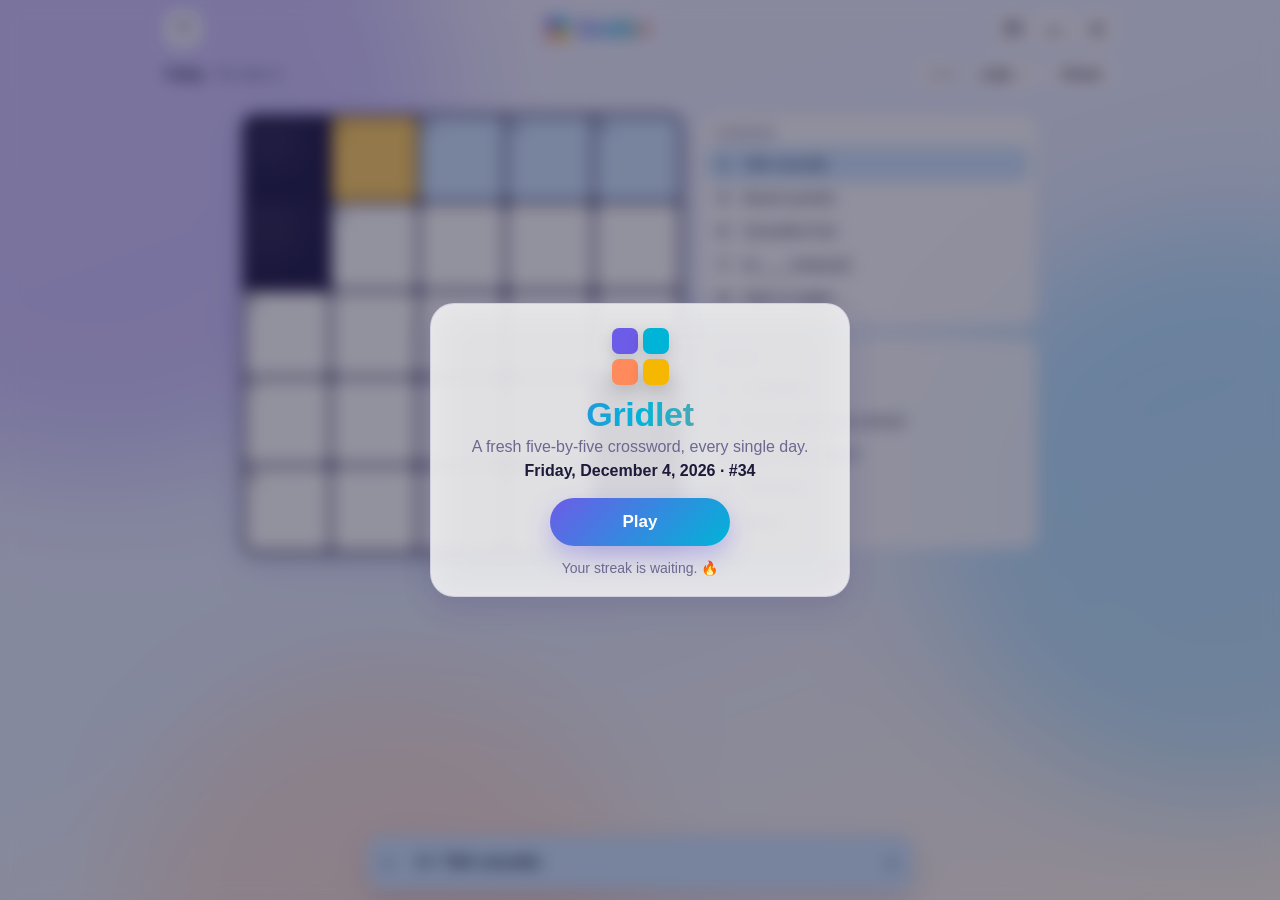
<file: gridlet/gridlet.html>
<!DOCTYPE html>
<html lang="en">
<head>
<meta charset="utf-8">
<meta name="viewport" content="width=device-width, initial-scale=1, maximum-scale=1, user-scalable=no, viewport-fit=cover">
<meta name="theme-color" content="#14123a">
<meta name="apple-mobile-web-app-capable" content="yes">
<meta name="apple-mobile-web-app-status-bar-style" content="black-translucent">
<meta name="apple-mobile-web-app-title" content="Gridlet">
<meta name="description" content="Gridlet: a fresh 5x5 mini crossword every day.">
<title>Gridlet · Daily Mini Crossword</title>
<style>
/* Gridlet — calm indigo canvas, warm gold rewards */
:root{
  --bg1:#f4f1ff; --bg2:#e6f0ff; --bg3:#fff4e8;
  --ink:#1d1a3a; --muted:#6c6890; --line:#2a2650;
  --card:rgba(255,255,255,.82); --card-bd:rgba(80,70,160,.14);
  --cell:#ffffff; --cell-ink:#1d1a3a; --block:#25214d;
  --word:#cfe6ff; --sel:#ffd166; --sel-ink:#2b2100;
  --accent:#6c5ce7; --accent2:#00b4d8; --warm:#ff8a5b; --gold:#f5b700; --good:#2fbf71; --bad:#ef476f;
  --key:#ffffff; --key-ink:#1d1a3a; --key-bd:rgba(40,30,110,.12);
  --shadow:0 10px 30px rgba(50,40,120,.16);
  --blob1:#b9a8ff; --blob2:#8fd6ff; --blob3:#ffc4a3;
  color-scheme: light;
}
html[data-theme="dark"]{
  --bg1:#0f0d2b; --bg2:#151240; --bg3:#1b1035;
  --ink:#eeeaff; --muted:#9d97c9; --line:#08071a;
  --card:rgba(30,26,72,.82); --card-bd:rgba(160,150,255,.16);
  --cell:#f7f5ff; --cell-ink:#17143a; --block:#06051a;
  --word:#9fd0ff; --sel:#ffd166; --sel-ink:#2b2100;
  --key:#2a2560; --key-ink:#f1eeff; --key-bd:rgba(255,255,255,.08);
  --shadow:0 12px 34px rgba(0,0,0,.45);
  --blob1:#5b45ff; --blob2:#008fb8; --blob3:#ff6b8b;
  color-scheme: dark;
}
*{box-sizing:border-box;-webkit-tap-highlight-color:transparent}
html,body{margin:0;height:100%;overscroll-behavior:none}
body{font-family:-apple-system,BlinkMacSystemFont,"SF Pro Rounded","Segoe UI",Roboto,"Helvetica Neue",Arial,sans-serif;color:var(--ink);
  background:linear-gradient(160deg,var(--bg1),var(--bg2) 55%,var(--bg3));-webkit-user-select:none;user-select:none;
  -webkit-text-size-adjust:100%;touch-action:manipulation;transition:background .4s,color .3s}
button{font:inherit;color:inherit;cursor:pointer;border:0;background:none;touch-action:manipulation}
.bg{position:fixed;inset:0;overflow:hidden;z-index:0;pointer-events:none}
.blob{position:absolute;border-radius:50%;filter:blur(60px);opacity:.55;animation:drift 22s ease-in-out infinite alternate}
.b1{width:55vmax;height:55vmax;background:var(--blob1);left:-20vmax;top:-18vmax}
.b2{width:45vmax;height:45vmax;background:var(--blob2);right:-18vmax;top:25vh;animation-duration:28s}
.b3{width:40vmax;height:40vmax;background:var(--blob3);left:10vw;bottom:-22vmax;animation-duration:34s;opacity:.35}
@keyframes drift{to{transform:translate(6vmax,4vmax) scale(1.12)}}

#app{position:relative;z-index:1;height:100vh;height:100dvh;display:flex;flex-direction:column;max-width:980px;margin:0 auto;
  padding:env(safe-area-inset-top) 0 0}
.top{display:flex;align-items:center;justify-content:space-between;padding:10px 14px 4px}
.brand{display:flex;align-items:center;gap:9px}
.brand h1{margin:0;font-size:24px;font-weight:800;letter-spacing:-.5px;
  background:linear-gradient(90deg,var(--accent),var(--accent2) 60%,var(--warm));-webkit-background-clip:text;background-clip:text;color:transparent}
.logo{display:grid;grid-template-columns:repeat(2,10px);gap:2px}
.logo i{width:10px;height:10px;border-radius:3px;background:var(--accent)}
.logo i:nth-child(2){background:var(--accent2)}.logo i:nth-child(3){background:var(--warm)}.logo i.k{background:var(--gold)}
.logo.big{width:max-content;grid-template-columns:repeat(2,26px);gap:5px;margin:0 auto 10px;animation:float 3s ease-in-out infinite}
.logo.big i{width:26px;height:26px;border-radius:7px;box-shadow:0 6px 16px rgba(0,0,0,.15)}
@keyframes float{50%{transform:translateY(-6px) rotate(-3deg)}}
.top-right{display:flex;gap:4px}
.icon-btn{width:38px;height:38px;border-radius:12px;display:grid;place-items:center;font-weight:800;font-size:18px;color:var(--ink);
  background:var(--card);border:1px solid var(--card-bd);backdrop-filter:blur(10px);-webkit-backdrop-filter:blur(10px);transition:transform .15s}
.icon-btn:active{transform:scale(.92)}
.icon-btn svg{width:20px;height:20px;fill:none;stroke:currentColor;stroke-width:2;stroke-linecap:round;stroke-linejoin:round}
html[data-theme="dark"] .sun{display:none} html:not([data-theme="dark"]) .moon{display:none}

.subbar{display:flex;align-items:center;justify-content:space-between;padding:6px 14px 8px;gap:8px}
.meta{font-size:14px;color:var(--muted);font-weight:600;white-space:nowrap;overflow:hidden;text-overflow:ellipsis}
.meta #puzzleTitle{color:var(--ink);font-weight:800}.meta .dot{margin:0 5px}
.tools{display:flex;align-items:center;gap:6px}
.streak-chip{display:flex;align-items:center;gap:3px;padding:5px 9px;border-radius:999px;font-size:14px;
  background:linear-gradient(135deg,#ffe08a,#ffb703);color:#4a3000;box-shadow:0 4px 14px rgba(245,183,0,.35)}
.streak-chip.zero{background:var(--card);color:var(--muted);box-shadow:none;border:1px solid var(--card-bd)}
.streak-chip.zero .flame{filter:grayscale(1);opacity:.6}
.streak-chip.bump{animation:bump .6s}
@keyframes bump{30%{transform:scale(1.3) rotate(-6deg)}}
.timer{display:flex;align-items:center;gap:4px;padding:6px 10px;border-radius:999px;font-variant-numeric:tabular-nums;font-weight:700;font-size:15px;
  background:var(--card);border:1px solid var(--card-bd)}
.timer .pause-ic{width:14px;height:14px;fill:none;stroke:currentColor;stroke-width:2.6;stroke-linecap:round;opacity:.6}
.timer.done{color:var(--good)}
.pill{padding:7px 13px;border-radius:999px;font-weight:700;font-size:14px;background:var(--card);border:1px solid var(--card-bd)}
.menu-wrap{position:relative}
.menu{position:absolute;right:0;top:calc(100% + 6px);min-width:170px;padding:6px;border-radius:14px;background:var(--card);
  border:1px solid var(--card-bd);box-shadow:var(--shadow);backdrop-filter:blur(16px);-webkit-backdrop-filter:blur(16px);z-index:30;
  opacity:0;transform:translateY(-6px) scale(.97);pointer-events:none;transition:.16s}
.menu.open{opacity:1;transform:none;pointer-events:auto}
.menu button{display:block;width:100%;text-align:left;padding:9px 12px;border-radius:9px;font-size:15px;font-weight:600}
.menu button:hover{background:rgba(108,92,231,.12)}
.menu hr{border:0;border-top:1px solid var(--card-bd);margin:4px 6px}

.play{flex:1;min-height:0;overflow-y:auto;-webkit-overflow-scrolling:touch;display:flex;flex-direction:column;align-items:center;padding:4px 14px 12px;gap:16px}
.board-wrap{position:relative;width:min(100%,calc(100dvh - 380px),440px);min-width:250px;flex-shrink:0}
.board{display:grid;grid-template-columns:repeat(5,minmax(0,1fr));grid-template-rows:repeat(5,minmax(0,1fr));gap:3px;padding:3px;border-radius:14px;background:var(--line);aspect-ratio:1;
  box-shadow:var(--shadow),0 0 0 1px rgba(255,255,255,.06) inset;transition:filter .3s}
.cell{position:relative;min-width:0;min-height:0;overflow:hidden;background:var(--cell);color:var(--cell-ink);border-radius:5px;display:grid;place-items:center;
  font-weight:700;font-size:min(9vw,44px);text-transform:uppercase;cursor:pointer;transition:background .18s,transform .18s,box-shadow .18s}
.board .cell:first-child{border-top-left-radius:11px}.board .cell:nth-child(5){border-top-right-radius:11px}
.board .cell:nth-child(21){border-bottom-left-radius:11px}.board .cell:nth-child(25){border-bottom-right-radius:11px}
.cell.block{background:var(--block);cursor:default;background-image:radial-gradient(circle at 30% 25%,rgba(255,255,255,.06),transparent 60%)}
.cell.word{background:var(--word)}
.cell.sel{background:var(--sel);color:var(--sel-ink);box-shadow:0 0 0 2px rgba(255,170,0,.5) inset}
.cell .num{position:absolute;top:3px;left:5px;font-size:min(3vw,13px);font-weight:700;opacity:.75;letter-spacing:0}
.cell .ltr{line-height:1}
.cell .ltr.pop{animation:pop .18s ease-out}
@keyframes pop{0%{transform:scale(.4);opacity:.3}70%{transform:scale(1.15)}100%{transform:scale(1)}}
.cell.wrong .ltr{color:var(--bad)}
.cell.wrong::after{content:"";position:absolute;inset:18% ;background:linear-gradient(to top right,transparent calc(50% - 1.5px),var(--bad) calc(50% - 1.5px),var(--bad) calc(50% + 1.5px),transparent calc(50% + 1.5px));opacity:.85;pointer-events:none}
.cell.checked .ltr{color:#1f6fe0}
.cell.revealed::before{content:"";position:absolute;top:0;right:0;border-style:solid;border-width:0 12px 12px 0;border-color:transparent var(--warm) transparent transparent;border-top-right-radius:5px}
.board.solved .cell:not(.block){animation:wave .9s ease both;animation-delay:calc(var(--i) * 45ms)}
@keyframes wave{0%{transform:none}35%{transform:translateY(-8px) scale(1.06);background:linear-gradient(135deg,#ffe08a,#ffb703);color:#3d2800}
  100%{transform:none;background:linear-gradient(135deg,#fff3c4,#ffd166);color:#3d2800}}
.board.solved .cell:not(.block){background:linear-gradient(135deg,#fff3c4,#ffd166);color:#3d2800}
.board.shake{animation:shake .45s}
@keyframes shake{20%,60%{transform:translateX(-7px)}40%,80%{transform:translateX(7px)}}
.paused-veil{position:absolute;inset:0;display:none;place-items:center;border-radius:14px;backdrop-filter:blur(14px);-webkit-backdrop-filter:blur(14px);background:rgba(20,18,58,.35)}
.paused .paused-veil{display:grid}.paused .board{filter:blur(6px)}

.clues{width:100%;max-width:640px;display:grid;grid-template-columns:1fr 1fr;gap:12px}
.clue-col{background:var(--card);border:1px solid var(--card-bd);border-radius:16px;padding:10px 8px;backdrop-filter:blur(10px);-webkit-backdrop-filter:blur(10px)}
.clue-col h2{margin:2px 8px 6px;font-size:12px;letter-spacing:1.6px;text-transform:uppercase;color:var(--muted)}
.clue-col ol{list-style:none;margin:0;padding:0}
.clue-col li{display:flex;gap:8px;padding:7px 8px;border-radius:10px;font-size:15px;line-height:1.3;cursor:pointer;border-left:4px solid transparent;transition:background .15s}
.clue-col li b{min-width:16px}
.clue-col li.cross{border-left-color:var(--word)}
.clue-col li.active{background:var(--word);color:#10203a}
.clue-col li.done{color:var(--muted)}.clue-col li.done span{text-decoration:line-through;text-decoration-color:rgba(108,104,144,.5)}
.clue-col li.active span{text-decoration:none}

.dock{padding:0 6px calc(6px + env(safe-area-inset-bottom))}
.cluebar{display:flex;align-items:stretch;gap:4px;margin:0 2px 6px;border-radius:14px;background:var(--word);color:#10203a;min-height:52px;box-shadow:var(--shadow)}
.cb-arrow{width:40px;font-size:28px;font-weight:700;color:#10203a;opacity:.7}
.cb-text{flex:1;display:flex;align-items:center;gap:8px;font-size:16px;font-weight:600;line-height:1.25;padding:6px 2px;cursor:pointer}
.cb-num{font-weight:800;white-space:nowrap;opacity:.8}
.kbd{display:flex;flex-direction:column;gap:6px;user-select:none}
.krow{display:flex;justify-content:center;gap:5px}
.key{flex:1;max-width:48px;height:50px;border-radius:9px;background:var(--key);color:var(--key-ink);font-size:19px;font-weight:700;
  border:1px solid var(--key-bd);box-shadow:0 2px 0 rgba(0,0,0,.12);transition:transform .06s,background .1s}
.key.wide{flex:1.6;max-width:76px;font-size:15px}
.key.down,.key:active{transform:translateY(1px) scale(.95);background:var(--sel);color:var(--sel-ink)}
.key svg{width:24px;height:24px;fill:none;stroke:currentColor;stroke-width:2;stroke-linejoin:round;vertical-align:middle}
@media (hover:hover) and (pointer:fine) and (min-width:820px){
  .dock .kbd{display:none}
  .play{flex-direction:row;align-items:flex-start;justify-content:center;padding-top:16px}
  .board-wrap{width:min(440px,calc(100dvh - 230px))}
  .clues{grid-template-columns:1fr;max-width:340px}
  .dock{max-width:560px;margin:0 auto;width:100%}
}
@media (max-height:700px){.key{height:44px}.top{padding-top:6px}.cluebar{min-height:46px}}

.overlay{position:fixed;inset:0;z-index:50;display:grid;place-items:center;padding:18px;background:rgba(14,12,40,.45);
  backdrop-filter:blur(8px);-webkit-backdrop-filter:blur(8px);opacity:0;pointer-events:none;transition:opacity .25s}
.overlay.show{opacity:1;pointer-events:auto}
.card{position:relative;width:min(420px,100%);max-height:calc(100dvh - 36px);overflow:auto;padding:24px 20px 20px;border-radius:24px;text-align:center;
  background:var(--card);border:1px solid var(--card-bd);box-shadow:var(--shadow);backdrop-filter:blur(20px);-webkit-backdrop-filter:blur(20px);
  transform:translateY(16px) scale(.96);transition:transform .35s cubic-bezier(.2,1.4,.4,1)}
.overlay.show .card{transform:none}
.card h2{margin:4px 0 12px;font-size:24px;letter-spacing:-.3px}.card h3{margin:18px 0 8px;font-size:14px;letter-spacing:1px;text-transform:uppercase;color:var(--muted)}
.close{position:absolute;top:10px;right:12px;width:34px;height:34px;border-radius:50%;font-size:24px;color:var(--muted)}
.big-btn{display:inline-block;min-width:180px;padding:14px 26px;border-radius:999px;font-size:17px;font-weight:800;color:#fff;
  background:linear-gradient(135deg,var(--accent),var(--accent2));box-shadow:0 10px 24px rgba(108,92,231,.35);transition:transform .15s}
.big-btn:active{transform:scale(.96)}
.start-title{font-size:34px!important;margin:6px 0 4px!important;background:linear-gradient(90deg,var(--accent),var(--accent2),var(--warm));-webkit-background-clip:text;background-clip:text;color:transparent}
.start-sub{color:var(--muted);margin:0 0 6px}.start-date{font-weight:700;margin:4px 0 18px}.start-foot{color:var(--muted);font-size:14px;margin:14px 0 0}
.muted{color:var(--muted);font-size:14px}
.trophy{font-size:56px;animation:float 2.4s ease-in-out infinite}
.solved-card h2{font-size:30px;background:linear-gradient(90deg,#ff9f1c,var(--gold),#ff6b6b);-webkit-background-clip:text;background-clip:text;color:transparent;margin-bottom:0}
.solved-time{font-size:44px;font-weight:900;margin:2px 0 0;font-variant-numeric:tabular-nums}
.solved-msg{color:var(--muted);margin:2px 0 14px}
.solved-row{display:flex;gap:8px;margin-bottom:16px}
.mini-stat{flex:1;padding:10px 4px;border-radius:14px;background:rgba(108,92,231,.1)}
.mini-stat b{display:block;font-size:22px}.mini-stat span{font-size:12px;color:var(--muted)}
.mini-stat.gold,.stat-grid .gold{background:linear-gradient(135deg,#fff1bf,#ffd166);color:#4a3000}
.mini-stat.gold span,.stat-grid .gold span{color:#7a5600}
.next-in{color:var(--muted);margin:14px 0 4px;font-size:14px}.next-in b{color:var(--ink);font-variant-numeric:tabular-nums}
.solved-links{display:flex;justify-content:center;gap:18px}
.link{color:var(--accent);font-weight:700;font-size:14px;padding:6px}
html[data-theme="dark"] .link{color:#a99cff}
.stat-grid{display:grid;grid-template-columns:repeat(3,1fr);gap:8px}
.stat-grid div{padding:10px 4px;border-radius:14px;background:rgba(108,92,231,.1)}
.stat-grid b{display:block;font-size:22px;font-variant-numeric:tabular-nums}.stat-grid span{font-size:12px;color:var(--muted)}
.dist{display:flex;flex-direction:column;gap:6px;text-align:left}
.bar-row{display:flex;align-items:center;gap:8px;font-size:13px}
.bar-row .lbl{width:52px;color:var(--muted);text-align:right;font-variant-numeric:tabular-nums}
.bar-row .bar{height:22px;min-width:26px;border-radius:7px;background:linear-gradient(90deg,var(--accent),var(--accent2));color:#fff;font-weight:700;
  display:flex;align-items:center;justify-content:flex-end;padding:0 7px;transition:width .6s cubic-bezier(.2,.9,.3,1)}
.bar-row.hi .bar{background:linear-gradient(90deg,#ffb703,#ff8a5b)}
.archive-card{width:min(460px,100%)}
.arch-nav{display:flex;align-items:center;justify-content:space-between;margin:10px 0}
.arch-grid{display:grid;grid-template-columns:repeat(7,1fr);gap:6px}
.arch-grid .dow{font-size:11px;color:var(--muted);font-weight:700}
.aday{aspect-ratio:1;border-radius:10px;display:grid;place-items:center;font-weight:700;font-size:15px;background:rgba(108,92,231,.1);position:relative}
.aday.off{background:none;color:transparent;pointer-events:none}
.aday.future{opacity:.3;pointer-events:none}
.aday.today{box-shadow:0 0 0 2px var(--accent) inset}
.aday.prog{background:linear-gradient(135deg,#cfe6ff,#9fd0ff);color:#10203a}
.aday.solved{background:linear-gradient(135deg,#ffe08a,#ffb703);color:#4a3000}
.aday.solved::after{content:"★";position:absolute;top:1px;right:4px;font-size:10px}
.legend{white-space:nowrap}.lg{display:inline-block;width:10px;height:10px;border-radius:3px;margin:0 3px 0 8px;vertical-align:-1px}
.lg.solved{background:#ffb703}.lg.prog{background:#9fd0ff}
.help{text-align:left;padding-left:18px;line-height:1.5;margin:0 0 18px}.help li{margin:6px 0}.gold-t{color:#e09b00;font-weight:800}
.toast{position:fixed;left:50%;top:calc(70px + env(safe-area-inset-top));transform:translate(-50%,-20px);z-index:80;padding:10px 18px;border-radius:999px;
  background:#1d1a3a;color:#fff;font-weight:700;font-size:15px;box-shadow:var(--shadow);opacity:0;pointer-events:none;transition:.25s}
html[data-theme="dark"] .toast{background:#f1eeff;color:#1d1a3a}
.toast.show{opacity:1;transform:translate(-50%,0)}
#fx{position:fixed;inset:0;width:100%;height:100%;pointer-events:none;z-index:70}
@media (prefers-reduced-motion:reduce){*{animation-duration:.01ms!important;transition-duration:.01ms!important}}

</style>
</head>
<body>
<div class="bg" aria-hidden="true"><span class="blob b1"></span><span class="blob b2"></span><span class="blob b3"></span></div>
<div id="app">
  <header class="top">
    <button class="icon-btn" id="btnHelp" aria-label="How to play">?</button>
    <div class="brand">
      <span class="logo" aria-hidden="true"><i></i><i></i><i></i><i class="k"></i></span>
      <h1>Gridlet</h1>
    </div>
    <div class="top-right">
      <button class="icon-btn" id="btnArchive" aria-label="Archive">
        <svg viewBox="0 0 24 24"><rect x="3.5" y="5" width="17" height="15" rx="3"/><path d="M3.5 10h17M8 3v4M16 3v4"/></svg>
      </button>
      <button class="icon-btn" id="btnStats" aria-label="Stats">
        <svg viewBox="0 0 24 24"><path d="M5 20V11M12 20V5M19 20v-6"/></svg>
      </button>
      <button class="icon-btn" id="btnTheme" aria-label="Toggle light or dark mode">
        <svg class="sun" viewBox="0 0 24 24"><circle cx="12" cy="12" r="4.2"/><path d="M12 2.5v2.2M12 19.3v2.2M2.5 12h2.2M19.3 12h2.2M5.2 5.2l1.6 1.6M17.2 17.2l1.6 1.6M5.2 18.8l1.6-1.6M17.2 6.8l1.6-1.6"/></svg>
        <svg class="moon" viewBox="0 0 24 24"><path d="M19.5 14.5A8 8 0 0 1 9.5 4.5a8 8 0 1 0 10 10z"/></svg>
      </button>
    </div>
  </header>

  <div class="subbar">
    <div class="meta"><span id="puzzleTitle">Today</span><span class="dot">·</span><span id="puzzleDate"></span></div>
    <div class="tools">
      <span class="streak-chip" id="streakChip" title="Daily streak"><span class="flame">🔥</span><b id="streakNum">0</b></span>
      <button class="timer" id="btnTimer" aria-label="Pause"><span id="timerText">0:00</span><svg class="pause-ic" viewBox="0 0 24 24"><path d="M9 6v12M15 6v12"/></svg></button>
      <div class="menu-wrap">
        <button class="pill" id="btnCheck">Check</button>
        <div class="menu" id="menuCheck" role="menu">
          <button data-act="check-letter">Check letter</button>
          <button data-act="check-word">Check word</button>
          <button data-act="check-puzzle">Check puzzle</button>
          <hr>
          <button data-act="reveal-letter">Reveal letter</button>
          <button data-act="reveal-word">Reveal word</button>
          <button data-act="reveal-puzzle">Reveal puzzle</button>
          <hr>
          <button data-act="clear">Clear puzzle</button>
        </div>
      </div>
    </div>
  </div>

  <main class="play">
    <div class="board-wrap">
      <div class="board" id="board" aria-label="Crossword grid"></div>
      <div class="paused-veil" id="pausedVeil"><button class="big-btn" id="btnResume">Resume</button></div>
    </div>
    <section class="clues" id="clueLists">
      <div class="clue-col"><h2>Across</h2><ol id="acrossList"></ol></div>
      <div class="clue-col"><h2>Down</h2><ol id="downList"></ol></div>
    </section>
  </main>

  <footer class="dock">
    <div class="cluebar" id="clueBar">
      <button class="cb-arrow" id="cbPrev" aria-label="Previous clue">‹</button>
      <div class="cb-text" id="cbText"><span class="cb-num" id="cbNum"></span><span id="cbClue"></span></div>
      <button class="cb-arrow" id="cbNext" aria-label="Next clue">›</button>
    </div>
    <div class="kbd" id="kbd"></div>
  </footer>
</div>

<!-- Start screen -->
<div class="overlay show" id="startOverlay">
  <div class="card start-card">
    <span class="logo big" aria-hidden="true"><i></i><i></i><i></i><i class="k"></i></span>
    <h2 class="start-title">Gridlet</h2>
    <p class="start-sub">A fresh five-by-five crossword, every single day.</p>
    <p class="start-date" id="startDate"></p>
    <button class="big-btn" id="btnPlay">Play</button>
    <p class="start-foot" id="startFoot"></p>
  </div>
</div>

<!-- Solved -->
<div class="overlay" id="solvedOverlay">
  <div class="card solved-card">
    <button class="close" data-close>&times;</button>
    <div class="trophy">🏆</div>
    <h2 id="solvedHead">Solved!</h2>
    <p class="solved-time"><span id="solvedTime">0:00</span></p>
    <p class="solved-msg" id="solvedMsg"></p>
    <div class="solved-row">
      <div class="mini-stat gold"><b id="sStreak">0</b><span>Day streak</span></div>
      <div class="mini-stat"><b id="sBest">–</b><span>Best time</span></div>
      <div class="mini-stat"><b id="sSolved">0</b><span>Solved</span></div>
    </div>
    <button class="big-btn" id="btnShare">Share result</button>
    <p class="next-in">Next Gridlet in <b class="countdown">--:--:--</b></p>
    <div class="solved-links"><button class="link" id="btnSolvedStats">See stats</button><button class="link" id="btnSolvedArchive">Play the archive</button></div>
  </div>
</div>

<!-- Stats -->
<div class="overlay" id="statsOverlay">
  <div class="card">
    <button class="close" data-close>&times;</button>
    <h2>Your stats</h2>
    <div class="stat-grid">
      <div><b id="stPlayed">0</b><span>Played</span></div>
      <div><b id="stPct">0</b><span>Solved %</span></div>
      <div class="gold"><b id="stStreak">0</b><span>Streak</span></div>
      <div><b id="stMax">0</b><span>Max streak</span></div>
      <div><b id="stAvg">–</b><span>Avg time</span></div>
      <div><b id="stBest">–</b><span>Best time</span></div>
    </div>
    <h3>Solve times</h3>
    <div class="dist" id="dist"></div>
    <p class="next-in">Next Gridlet in <b class="countdown">--:--:--</b></p>
  </div>
</div>

<!-- Archive -->
<div class="overlay" id="archiveOverlay">
  <div class="card archive-card">
    <button class="close" data-close>&times;</button>
    <h2>Archive</h2>
    <p class="muted">Every past Gridlet, ready to play. <span class="legend"><i class="lg solved"></i>solved <i class="lg prog"></i>started</span></p>
    <div class="arch-nav"><button class="pill" id="archPrev">‹</button><b id="archMonth"></b><button class="pill" id="archNext">›</button></div>
    <div class="arch-grid" id="archGrid"></div>
  </div>
</div>

<!-- Help -->
<div class="overlay" id="helpOverlay">
  <div class="card">
    <button class="close" data-close>&times;</button>
    <h2>How to play</h2>
    <ul class="help">
      <li>Fill the grid so every Across and Down answer fits its clue.</li>
      <li><b>Tap a square</b> to select it. Tap it again to switch between Across and Down.</li>
      <li>Tap the <b>clue bar</b> to switch direction, or the arrows to hop between clues.</li>
      <li>Stuck? <b>Check</b> or <b>Reveal</b> a letter, word or the whole puzzle.</li>
      <li>On a keyboard: arrows move, <b>Space</b> switches direction, <b>Tab</b> jumps to the next clue.</li>
      <li>A brand-new puzzle drops every day at midnight. Solve daily to grow your <span class="gold-t">streak</span>.</li>
    </ul>
    <button class="big-btn" data-close>Got it</button>
  </div>
</div>

<div class="toast" id="toast"></div>
<canvas id="fx" aria-hidden="true"></canvas>

<script>
/* Gridlet puzzle bank: 66 original 5x5 minis. Generated by tools/make_puzzles.py; validate with node tools/validate.js */
window.GRIDLET_PUZZLES = [
{"id": 1, "rows": ["##rim", "stone", "truce", "eight", "woe##"], "across": [[1, "RIM", "Basketball hoop"], [4, "STONE", "Pebble"], [6, "TRUCE", "Ceasefire"], [7, "EIGHT", "Octopus's arm count"], [8, "WOE", "Sorrow"]], "down": [[1, "ROUGE", "Blush"], [2, "INCH", "Ruler mark"], [3, "MEET", "Track competition"], [4, "STEW", "Slow-cooked dish"], [5, "TRIO", "Group of three"]]},
{"id": 2, "rows": ["#raw#", "pilot", "adore", "tense", "#set#"], "across": [[1, "RAW", "Uncooked"], [4, "PILOT", "Cockpit worker"], [6, "ADORE", "Love to pieces"], [7, "TENSE", "Stressed"], [8, "SET", "Ready"]], "down": [[1, "RIDES", "Carnival attractions"], [2, "ALONE", "By yourself"], [3, "WORST", "Least good"], [4, "PAT", "Gentle tap"], [5, "TEE", "Golf peg"]]},
{"id": 3, "rows": ["#grab", "#rage", "faced", "even#", "west#"], "across": [[1, "GRAB", "Snatch"], [5, "RAGE", "Fury"], [6, "FACED", "Confronted"], [7, "EVEN", "Tied, as a score"], [8, "WEST", "Sunset direction"]], "down": [[1, "GRAVE", "Very serious"], [2, "RACES", "Marathons, e.g."], [3, "AGENT", "Secret ___ (spy)"], [4, "BED", "Place to sleep"], [6, "FEW", "Not many"]]},
{"id": 4, "rows": ["#subs", "#true", "habit", "oral#", "tend#"], "across": [[1, "SUBS", "Hoagies"], [5, "TRUE", "Accurate"], [6, "HABIT", "Nail-biting, e.g."], [7, "ORAL", "Spoken"], [8, "TEND", "Look after"]], "down": [[1, "STARE", "Gawk"], [2, "URBAN", "City-dwelling"], [3, "BUILD", "Construct"], [4, "SET", "Prepared"], [6, "HOT", "Like a sauna"]]},
{"id": 5, "rows": ["##lot", "olive", "bones", "event", "yen##"], "across": [[1, "LOT", "Parking area"], [4, "OLIVE", "Martini garnish"], [6, "BONES", "Skeleton parts"], [7, "EVENT", "Happening"], [8, "YEN", "Craving"]], "down": [[1, "LINEN", "Bedsheet fabric"], [2, "OVEN", "Kitchen appliance"], [3, "TEST", "Exam"], [4, "OBEY", "Follow orders"], [5, "LOVE", "Zero, in tennis"]]},
{"id": 6, "rows": ["##ask", "seven", "clone", "aside", "red##"], "across": [[1, "ASK", "Pose a question"], [4, "SEVEN", "Days in a week"], [6, "CLONE", "Exact copy"], [7, "ASIDE", "Stage whisper"], [8, "RED", "Stop sign color"]], "down": [[1, "AVOID", "Steer clear of"], [2, "SEND", "Mail"], [3, "KNEE", "Leg joint"], [4, "SCAR", "Mark from a wound"], [5, "ELSE", "\"Or ___!\" (threat)"]]},
{"id": 7, "rows": ["#trap", "#hide", "arson", "deep#", "dent#"], "across": [[1, "TRAP", "Snare"], [5, "HIDE", "Animal skin"], [6, "ARSON", "Fire-starting crime"], [7, "DEEP", "Like the ocean's trenches"], [8, "DENT", "Dimple on a car door"]], "down": [[1, "THREE", "Strikes for an out"], [2, "RISEN", "Gotten up"], [3, "ADOPT", "Take in, as a shelter pet"], [4, "PEN", "Ballpoint"], [6, "ADD", "Do some sums"]]},
{"id": 8, "rows": ["#tie#", "radar", "opera", "dealt", "#sly#"], "across": [[1, "TIE", "Neckwear"], [4, "RADAR", "Weather-tracking tech"], [6, "OPERA", "Show with arias"], [7, "DEALT", "Handed out, as cards"], [8, "SLY", "Cunning"]], "down": [[1, "TAPES", "Records"], [2, "IDEAL", "Perfect"], [3, "EARLY", "Ahead of schedule"], [4, "ROD", "Fishing pole"], [5, "RAT", "Rodent"]]},
{"id": 9, "rows": ["##pad", "bribe", "eagle", "tiger", "sly##"], "across": [[1, "PAD", "Notebook"], [4, "BRIBE", "Under-the-table payment"], [6, "EAGLE", "National bird of the U.S."], [7, "TIGER", "Striped cat"], [8, "SLY", "Crafty"]], "down": [[1, "PIGGY", "___ bank"], [2, "ABLE", "Competent"], [3, "DEER", "Bambi, for one"], [4, "BETS", "Wagers"], [5, "RAIL", "Train track"]]},
{"id": 10, "rows": ["#slap", "#hale", "robot", "iron#", "mere#"], "across": [[1, "SLAP", "Smack"], [5, "HALE", "Healthy and strong"], [6, "ROBOT", "Machine with a mind"], [7, "IRON", "Pressing tool"], [8, "MERE", "Simple, small"]], "down": [[1, "SHORE", "Beach"], [2, "LABOR", "Hard work"], [3, "ALONE", "Solo"], [4, "PET", "Dog or cat"], [6, "RIM", "Edge of a cup"]]},
{"id": 11, "rows": ["#sum#", "noted", "intro", "piece", "#cry#"], "across": [[1, "SUM", "Total"], [4, "NOTED", "Famous"], [6, "INTRO", "Opening part of a song"], [7, "PIECE", "Chess unit"], [8, "CRY", "Weep"]], "down": [[1, "SONIC", "Of sound"], [2, "UTTER", "Speak"], [3, "MERCY", "Compassion"], [4, "NIP", "Tiny bite"], [5, "DOE", "Female deer"]]},
{"id": 12, "rows": ["##sad", "lance", "aware", "maker", "eye##"], "across": [[1, "SAD", "Blue"], [4, "LANCE", "Knight's weapon"], [6, "AWARE", "In the know"], [7, "MAKER", "Creator"], [8, "EYE", "Hurricane center"]], "down": [[1, "SNAKE", "Hisser"], [2, "ACRE", "Farmland unit"], [3, "DEER", "Animal with antlers"], [4, "LAME", "Uncool"], [5, "AWAY", "Not home"]]},
{"id": 13, "rows": ["##add", "issue", "tasks", "creek", "hit##"], "across": [[1, "ADD", "Toss in, as an ingredient"], [4, "ISSUE", "Magazine edition"], [6, "TASKS", "Chores"], [7, "CREEK", "Small stream"], [8, "HIT", "Smash success"]], "down": [[1, "ASSET", "Something of value"], [2, "DUKE", "Noble in a castle"], [3, "DESK", "Office furniture"], [4, "ITCH", "Mosquito bite result"], [5, "SARI", "Indian dress"]]},
{"id": 14, "rows": ["##apt", "eerie", "acres", "short", "tow##"], "across": [[1, "APT", "Fitting"], [4, "EERIE", "Spooky"], [6, "ACRES", "Farm measurements"], [7, "SHORT", "Not tall"], [8, "TOW", "Pull a car"]], "down": [[1, "ARROW", "Cupid's projectile"], [2, "PIER", "Boardwalk dock"], [3, "TEST", "Pop quiz"], [4, "EAST", "Sunrise direction"], [5, "ECHO", "Canyon reply"]]},
{"id": 15, "rows": ["#sun#", "actor", "ratio", "crest", "#fry#"], "across": [[1, "SUN", "Star at the center of our system"], [4, "ACTOR", "Oscar nominee, often"], [6, "RATIO", "Fraction"], [7, "CREST", "Wave top"], [8, "FRY", "Cook in oil"]], "down": [[1, "SCARF", "Winter neckwear"], [2, "UTTER", "Complete, as in nonsense"], [3, "NOISY", "Loud"], [4, "ARC", "Rainbow shape"], [5, "ROT", "Decay"]]},
{"id": 16, "rows": ["#pay#", "rapid", "upper", "belly", "#red#"], "across": [[1, "PAY", "Settle the bill"], [4, "RAPID", "Very fast"], [6, "UPPER", "Top"], [7, "BELLY", "Tummy"], [8, "RED", "Ruby color"]], "down": [[1, "PAPER", "Daily delivery, once"], [2, "APPLE", "Fruit that keeps the doctor away"], [3, "YIELD", "Give way"], [4, "RUB", "Massage"], [5, "DRY", "Not wet"]]},
{"id": 17, "rows": ["##leg", "spear", "erase", "nasty", "dye##"], "across": [[1, "LEG", "Part of a journey"], [4, "SPEAR", "Fisher's pointed weapon"], [6, "ERASE", "Rub out, as pencil marks"], [7, "NASTY", "Mean and gross"], [8, "DYE", "Hair color product"]], "down": [[1, "LEASE", "Apartment contract"], [2, "EAST", "Direction of the sunrise"], [3, "GREY", "Ashen, in London"], [4, "SEND", "Ship"], [5, "PRAY", "Kneel and talk to God"]]},
{"id": 18, "rows": ["#dash", "brute", "radar", "amigo", "gate#"], "across": [[1, "DASH", "Morse code bit"], [5, "BRUTE", "Bully"], [6, "RADAR", "Speed trap device"], [7, "AMIGO", "Friend, in Spanish"], [8, "GATE", "Airport boarding area"]], "down": [[1, "DRAMA", "Theater genre"], [2, "AUDIT", "Tax review"], [3, "STAGE", "Theater platform"], [4, "HERO", "Brave rescuer"], [5, "BRAG", "Boast"]]},
{"id": 19, "rows": ["#soft", "#hale", "basin", "epic#", "desk#"], "across": [[1, "SOFT", "Gentle"], [5, "HALE", "___ and hearty"], [6, "BASIN", "Bathroom sink"], [7, "EPIC", "Long heroic poem"], [8, "DESK", "Where homework gets done"]], "down": [[1, "SHAPE", "Circle or square"], [2, "OASIS", "Desert water spot"], [3, "FLICK", "Movie, slangily"], [4, "TEN", "Perfect score"], [6, "BED", "Garden plot"]]},
{"id": 20, "rows": ["##lab", "crime", "raven", "agent", "bed##"], "across": [[1, "LAB", "Science class room"], [4, "CRIME", "Detective's case"], [6, "RAVEN", "Black bird"], [7, "AGENT", "Real estate pro"], [8, "BED", "Flower ___"]], "down": [[1, "LIVED", "Resided"], [2, "AMEN", "Prayer ender"], [3, "BENT", "Not straight"], [4, "CRAB", "Sideways scuttler"], [5, "RAGE", "All the ___ (trendy)"]]},
{"id": 21, "rows": ["#gosh", "delta", "under", "cream", "term#"], "across": [[1, "GOSH", "\"Golly!\""], [5, "DELTA", "River mouth landform"], [6, "UNDER", "Below"], [7, "CREAM", "Coffee lightener"], [8, "TERM", "Semester"]], "down": [[1, "GENRE", "Mystery or sci-fi, e.g."], [2, "OLDER", "More senior"], [3, "STEAM", "Kettle output"], [4, "HARM", "Hurt"], [5, "DUCT", "Air vent passage"]]},
{"id": 22, "rows": ["vast#", "itch#", "alarm", "#area", "#seed"], "across": [[1, "VAST", "Huge"], [5, "ITCH", "Restless urge"], [6, "ALARM", "Clock's wake-up call"], [8, "AREA", "Length times width"], [9, "SEED", "Sunflower snack"]], "down": [[1, "VIA", "By way of"], [2, "ATLAS", "Book of maps"], [3, "SCARE", "Startle"], [4, "THREE", "Number of little pigs"], [7, "MAD", "Upset"]]},
{"id": 23, "rows": ["aqua#", "cult#", "title", "#tray", "#ease"], "across": [[1, "AQUA", "Bluish-green"], [5, "CULT", "___ classic (movie with devoted fans)"], [6, "TITLE", "Name of a book"], [8, "TRAY", "Serving dish"], [9, "EASE", "Comfort"]], "down": [[1, "ACT", "Play a part on stage"], [2, "QUITE", "Very"], [3, "ULTRA", "Extreme"], [4, "ATLAS", "Titan who held up the sky"], [7, "EYE", "Needle hole"]]},
{"id": 24, "rows": ["mean#", "ended", "store", "serve", "#reed"], "across": [[1, "MEAN", "Average"], [5, "ENDED", "Wrapped up"], [7, "STORE", "Shop"], [8, "SERVE", "Start a tennis point"], [9, "REED", "Marsh plant"]], "down": [[1, "MESS", "Cluttered room"], [2, "ENTER", "Go in"], [3, "ADORE", "Think the world of"], [4, "NERVE", "Courage"], [6, "DEED", "Good ___ (kind act)"]]},
{"id": 25, "rows": ["##aim", "truce", "rider", "aside", "pet##"], "across": [[1, "AIM", "Point at a target"], [4, "TRUCE", "Peace agreement"], [6, "RIDER", "Bus passenger"], [7, "ASIDE", "Off to the side"], [8, "PET", "Stroke gently"]], "down": [[1, "AUDIT", "Sit in on, as a class"], [2, "ICED", "Like some tea"], [3, "MERE", "Nothing more than"], [4, "TRAP", "Lure into a ___"], [5, "RISE", "Get up"]]},
{"id": 26, "rows": ["acne#", "loan#", "elite", "#oven", "#nerd"], "across": [[1, "ACNE", "Teen skin woe"], [5, "LOAN", "Bank offering"], [6, "ELITE", "Top-tier"], [8, "OVEN", "Pizza ___"], [9, "NERD", "Bookworm"]], "down": [[1, "ALE", "Pub pour"], [2, "COLON", "Punctuation mark before a list"], [3, "NAIVE", "Wide-eyed and trusting"], [4, "ENTER", "Keyboard key that confirms"], [7, "END", "Finish"]]},
{"id": 27, "rows": ["##pen", "stole", "house", "owned", "end##"], "across": [[1, "PEN", "Pig's home"], [4, "STOLE", "Swiped"], [6, "HOUSE", "Home"], [7, "OWNED", "Had"], [8, "END", "Conclusion"]], "down": [[1, "POUND", "Animal shelter"], [2, "ELSE", "Other"], [3, "NEED", "Must have"], [4, "SHOE", "Sneaker"], [5, "TOWN", "Small city"]]},
{"id": 28, "rows": ["##job", "scope", "woken", "amend", "tar##"], "across": [[1, "JOB", "Work"], [4, "SCOPE", "Range"], [6, "WOKEN", "Roused from sleep"], [7, "AMEND", "Change, as a law"], [8, "TAR", "Road goop"]], "down": [[1, "JOKER", "Wild card"], [2, "OPEN", "Not closed"], [3, "BEND", "Curve in the road"], [4, "SWAT", "Swing at a fly"], [5, "COMA", "Deep sleep"]]},
{"id": 29, "rows": ["##tip", "blade", "aisle", "inter", "tee##"], "across": [[1, "TIP", "Gratuity"], [4, "BLADE", "Sharp edge of a knife"], [6, "AISLE", "Path down the middle of a plane"], [7, "INTER", "Bury"], [8, "TEE", "Golf ball holder"]], "down": [[1, "TASTE", "Flavor"], [2, "IDLE", "Not working"], [3, "PEER", "Equal"], [4, "BAIT", "Worm on a hook, e.g."], [5, "LINE", "Queue"]]},
{"id": 30, "rows": ["#van#", "pilot", "elite", "place", "#ash#"], "across": [[1, "VAN", "Delivery vehicle"], [4, "PILOT", "First TV episode"], [6, "ELITE", "Best of the best"], [7, "PLACE", "Location"], [8, "ASH", "Fireplace leftover"]], "down": [[1, "VILLA", "Country house"], [2, "ALIAS", "Spy's assumed name"], [3, "NOTCH", "Belt hole"], [4, "PEP", "Energy"], [5, "TEE", "Casual top"]]},
{"id": 31, "rows": ["#scan", "#pole", "pilot", "icon#", "gene#"], "across": [[1, "SCAN", "Skim"], [5, "POLE", "Flag holder"], [6, "PILOT", "Flyer"], [7, "ICON", "App symbol"], [8, "GENE", "DNA unit"]], "down": [[1, "SPICE", "Paprika or cumin"], [2, "COLON", "Two dots stacked"], [3, "ALONE", "Without company"], [4, "NET", "Tennis court divider"], [6, "PIG", "Oinker"]]},
{"id": 32, "rows": ["#bats", "retro", "altar", "slice", "heck#"], "across": [[1, "BATS", "Cave flyers"], [5, "RETRO", "Old-school"], [6, "ALTAR", "Front of a church, where vows are said"], [7, "SLICE", "Pizza piece"], [8, "HECK", "\"Darn it!\""]], "down": [[1, "BELLE", "Southern ___ (charming lady)"], [2, "ATTIC", "Space above the top floor"], [3, "TRACK", "Running path"], [4, "SORE", "Achy"], [5, "RASH", "Hasty"]]},
{"id": 33, "rows": ["##ark", "value", "abide", "sleep", "ten##"], "across": [[1, "ARK", "Noah's boat"], [4, "VALUE", "Worth"], [6, "ABIDE", "Put up with"], [7, "SLEEP", "Snooze"], [8, "TEN", "Number of toes"]], "down": [[1, "ALIEN", "E.T., for one"], [2, "RUDE", "Impolite"], [3, "KEEP", "Hold on to"], [4, "VAST", "Wide-ranging"], [5, "ABLE", "Up to the task"]]},
{"id": 34, "rows": ["#chat", "#logo", "berry", "ease#", "tree#"], "across": [[1, "CHAT", "Talk casually"], [5, "LOGO", "Brand symbol"], [6, "BERRY", "Smoothie fruit"], [7, "EASE", "At ___ (relaxed)"], [8, "TREE", "Oak or maple"]], "down": [[1, "CLEAR", "Cloudless"], [2, "HORSE", "Pony's grown-up version"], [3, "AGREE", "Say \"Same here!\""], [4, "TOY", "Plaything"], [6, "BET", "Wager"]]},
{"id": 35, "rows": ["##mad", "flora", "rider", "ocean", "gel##"], "across": [[1, "MAD", "Furious"], [4, "FLORA", "Plant life"], [6, "RIDER", "Cyclist, e.g."], [7, "OCEAN", "Pacific, for one"], [8, "GEL", "Hair goop"]], "down": [[1, "MODEL", "Runway walker"], [2, "AREA", "Neighborhood"], [3, "DARN", "\"Shoot!\""], [4, "FROG", "Lily pad hopper"], [5, "LICE", "Head pests"]]},
{"id": 36, "rows": ["#brag", "#rope", "madam", "over#", "boot#"], "across": [[1, "BRAG", "Show off"], [5, "ROPE", "Lasso"], [6, "MADAM", "Polite address for a lady"], [7, "OVER", "Done"], [8, "BOOT", "Rain gear for the foot"]], "down": [[1, "BRAVO", "\"Encore!\" cousin"], [2, "RODEO", "Bull-riding event"], [3, "APART", "In pieces"], [4, "GEM", "Ruby or sapphire"], [6, "MOB", "Unruly crowd"]]},
{"id": 37, "rows": ["#subs", "#trip", "lobby", "oval#", "gene#"], "across": [[1, "SUBS", "Bench players"], [5, "TRIP", "Journey"], [6, "LOBBY", "Hotel entrance area"], [7, "OVAL", "Racetrack shape"], [8, "GENE", "Heredity unit"]], "down": [[1, "STOVE", "Cooking range"], [2, "URBAN", "Of the city"], [3, "BIBLE", "Hotel nightstand book"], [4, "SPY", "Secret agent"], [6, "LOG", "Fireplace fuel"]]},
{"id": 38, "rows": ["##pal", "spice", "arena", "faced", "eye##"], "across": [[1, "PAL", "Buddy"], [4, "SPICE", "Cinnamon, e.g."], [6, "ARENA", "Concert venue"], [7, "FACED", "Stared down"], [8, "EYE", "Look over"]], "down": [[1, "PIECE", "Slice of cake"], [2, "ACNE", "Problem for a pimple cream"], [3, "LEAD", "Pencil core"], [4, "SAFE", "Out of danger"], [5, "PRAY", "Hope really hard"]]},
{"id": 39, "rows": ["#arch", "#rare", "seven", "knee#", "yank#"], "across": [[1, "ARCH", "Gateway shape in St. Louis"], [5, "RARE", "Pink inside, as a steak"], [6, "SEVEN", "Lucky number"], [7, "KNEE", "Patella's place"], [8, "YANK", "Tug"]], "down": [[1, "ARENA", "Big indoor stadium"], [2, "RAVEN", "Poe bird"], [3, "CREEK", "Babbling brook"], [4, "HEN", "Egg layer"], [6, "SKY", "What's up there"]]},
{"id": 40, "rows": ["#chap", "#hole", "comet", "user#", "test#"], "across": [[1, "CHAP", "British fellow"], [5, "HOLE", "Golf target"], [6, "COMET", "Halley's ___"], [7, "USER", "App person"], [8, "TEST", "Quiz"]], "down": [[1, "CHOSE", "Picked"], [2, "HOMES", "Houses"], [3, "ALERT", "Wide awake"], [4, "PET", "Goldfish, perhaps"], [6, "CUT", "Snip"]]},
{"id": 41, "rows": ["##pin", "crude", "rolls", "asset", "bee##"], "across": [[1, "PIN", "Bowling target"], [4, "CRUDE", "Unrefined, as oil"], [6, "ROLLS", "Dinner breads"], [7, "ASSET", "Strong point"], [8, "BEE", "Honey maker"]], "down": [[1, "PULSE", "Heartbeat"], [2, "IDLE", "Doing nothing"], [3, "NEST", "Bird's home"], [4, "CRAB", "Grumpy person"], [5, "ROSE", "Red flower"]]},
{"id": 42, "rows": ["#arm#", "proof", "argue", "wound", "#wet#"], "across": [[1, "ARM", "Elbow's limb"], [4, "PROOF", "Evidence"], [6, "ARGUE", "Bicker"], [7, "WOUND", "Injury"], [8, "WET", "Soaked"]], "down": [[1, "ARROW", "Sign pointing the way"], [2, "ROGUE", "Scoundrel"], [3, "MOUNT", "Get on, as a horse"], [4, "PAW", "Dog's foot"], [5, "FED", "Gave dinner to"]]},
{"id": 43, "rows": ["##car", "blame", "rides", "event", "wet##"], "across": [[1, "CAR", "Garage occupant"], [4, "BLAME", "Point the finger at"], [6, "RIDES", "Amusement park attractions"], [7, "EVENT", "Party or concert"], [8, "WET", "Not dry"]], "down": [[1, "CADET", "Military school student"], [2, "AMEN", "\"You said it!\""], [3, "REST", "Relax"], [4, "BREW", "Coffee, informally"], [5, "LIVE", "Not taped"]]},
{"id": 44, "rows": ["#sage", "#plug", "ratio", "iced#", "mere#"], "across": [[1, "SAGE", "Wise one"], [5, "PLUG", "Outlet insert"], [6, "RATIO", "Two-to-one, e.g."], [7, "ICED", "Chilled"], [8, "MERE", "Just a"]], "down": [[1, "SPACE", "Outer ___"], [2, "ALTER", "Tailor, as pants"], [3, "GUIDE", "Tour leader"], [4, "EGO", "Self-image"], [6, "RIM", "Edge"]]},
{"id": 45, "rows": ["#bad#", "bones", "eagle", "treat", "#dry#"], "across": [[1, "BAD", "Not good"], [4, "BONES", "They're found in a skeleton"], [6, "EAGLE", "Bald bird"], [7, "TREAT", "Halloween candy"], [8, "DRY", "Like a desert"]], "down": [[1, "BOARD", "Chess surface"], [2, "ANGER", "Rage"], [3, "DELAY", "Flight board posting"], [4, "BET", "Place a wager"], [5, "SET", "Tennis unit"]]},
{"id": 46, "rows": ["##bat", "scale", "paste", "onion", "ten##"], "across": [[1, "BAT", "Baseball stick"], [4, "SCALE", "Bathroom fixture for weighing"], [6, "PASTE", "Ctrl+V action"], [7, "ONION", "Bulb that makes you cry"], [8, "TEN", "Top-___ list"]], "down": [[1, "BASIN", "River's drainage area"], [2, "ALTO", "Choir voice below soprano"], [3, "TEEN", "Adolescent"], [4, "SPOT", "Dalmatian marking"], [5, "CANE", "Candy ___"]]},
{"id": 47, "rows": ["##ham", "space", "cobra", "alien", "net##"], "across": [[1, "HAM", "Over-the-top actor"], [4, "SPACE", "Gap"], [6, "COBRA", "Hooded snake"], [7, "ALIEN", "UFO passenger"], [8, "NET", "Fishing gear"]], "down": [[1, "HABIT", "Nun's garment"], [2, "ACRE", "About 43,560 square feet"], [3, "MEAN", "Not nice"], [4, "SCAN", "Look over quickly"], [5, "POLE", "North ___"]]},
{"id": 48, "rows": ["##den", "aside", "large", "acted", "sky##"], "across": [[1, "DEN", "Lion's home"], [4, "ASIDE", "Out of the way"], [6, "LARGE", "Big"], [7, "ACTED", "Played a role"], [8, "SKY", "Blue above"]], "down": [[1, "DIRTY", "In need of a wash"], [2, "EDGE", "Cliff's brink"], [3, "NEED", "Want badly"], [4, "ALAS", "\"Sadly ...\""], [5, "SACK", "Grocery bag"]]},
{"id": 49, "rows": ["#sea#", "bangs", "ultra", "dared", "#dye#"], "across": [[1, "SEA", "Ocean"], [4, "BANGS", "Short hair over the forehead"], [6, "ULTRA", "Super"], [7, "DARED", "Challenged"], [8, "DYE", "Tie-___ (shirt style)"]], "down": [[1, "SALAD", "Caesar dish"], [2, "ENTRY", "Way in"], [3, "AGREE", "See eye to eye"], [4, "BUD", "Pal"], [5, "SAD", "Down in the dumps"]]},
{"id": 50, "rows": ["#swat", "#trio", "prime", "rate#", "owed#"], "across": [[1, "SWAT", "Smack, as a fly"], [5, "TRIO", "Three-person band"], [6, "PRIME", "Like the number 7"], [7, "RATE", "Speed"], [8, "OWED", "Was in debt"]], "down": [[1, "STRAW", "Drinking tube"], [2, "WRITE", "Put pen to paper"], [3, "AIMED", "Pointed, as a dart"], [4, "TOE", "Foot digit"], [6, "PRO", "Expert"]]},
{"id": 51, "rows": ["##hut", "scare", "align", "cured", "key##"], "across": [[1, "HUT", "Simple shelter"], [4, "SCARE", "Frighten"], [6, "ALIGN", "Line up straight"], [7, "CURED", "Healed"], [8, "KEY", "Lock opener"]], "down": [[1, "HAIRY", "Like a gorilla"], [2, "URGE", "Strong desire"], [3, "TEND", "Care for"], [4, "SACK", "Fire from a job"], [5, "CLUE", "Crossword hint"]]},
{"id": 52, "rows": ["item#", "core#", "yards", "#soil", "#tray"], "across": [[1, "ITEM", "Thing on a list"], [5, "CORE", "Apple center"], [6, "YARDS", "Lawns"], [8, "SOIL", "Garden dirt"], [9, "TRAY", "Cafeteria carrier"]], "down": [[1, "ICY", "Slippery in winter"], [2, "TOAST", "Breakfast bread"], [3, "ERROR", "Mistake"], [4, "MEDIA", "Press and TV, collectively"], [7, "SLY", "Tricky"]]},
{"id": 53, "rows": ["#hag#", "hours", "indie", "point", "#rod#"], "across": [[1, "HAG", "Witch"], [4, "HOURS", "Store schedule"], [6, "INDIE", "Small-studio film"], [7, "POINT", "Tip of a pencil"], [8, "ROD", "Curtain holder"]], "down": [[1, "HONOR", "Medal, e.g."], [2, "AUDIO", "Sound, technically"], [3, "GRIND", "Daily routine, informally"], [4, "HIP", "Trendy"], [5, "SET", "Put down"]]},
{"id": 54, "rows": ["#char", "#hope", "salad", "user#", "nest#"], "across": [[1, "CHAR", "Blacken on the grill"], [5, "HOPE", "\"Fingers crossed\" feeling"], [6, "SALAD", "Bowl of greens"], [7, "USER", "Account holder"], [8, "NEST", "Robin's home"]], "down": [[1, "CHASE", "Tag, essentially"], [2, "HOLES", "Golf course has 18 of them"], [3, "APART", "Separated"], [4, "RED", "Color of a fire truck"], [6, "SUN", "Beach day sight"]]},
{"id": 55, "rows": ["#dig#", "genre", "alter", "steer", "#art#"], "across": [[1, "DIG", "Use a shovel"], [4, "GENRE", "Country or jazz, e.g."], [6, "ALTER", "Change slightly"], [7, "STEER", "Guide"], [8, "ART", "Gallery display"]], "down": [[1, "DELTA", "Greek letter shaped like a triangle"], [2, "INTER", "Lay to rest"], [3, "GREET", "Say hello to"], [4, "GAS", "Pump fuel"], [5, "ERR", "Make a mistake"]]},
{"id": 56, "rows": ["#sofa", "#wrap", "rogue", "oral#", "tent#"], "across": [[1, "SOFA", "Couch"], [5, "WRAP", "Burrito alternative"], [6, "ROGUE", "Loose cannon"], [7, "ORAL", "Kind of exam"], [8, "TENT", "Camp shelter"]], "down": [[1, "SWORE", "Cursed"], [2, "ORGAN", "Heart or lung"], [3, "FAULT", "Earthquake crack"], [4, "APE", "Gorilla or chimp"], [6, "ROT", "Spoil"]]},
{"id": 57, "rows": ["##sad", "bribe", "eagle", "armed", "tea##"], "across": [[1, "SAD", "Unhappy"], [4, "BRIBE", "Payoff to look the other way"], [6, "EAGLE", "Golf score of two under par"], [7, "ARMED", "Carrying weapons"], [8, "TEA", "Afternoon drink"]], "down": [[1, "SIGMA", "Greek letter"], [2, "ABLE", "Word before \"-bodied\""], [3, "DEED", "Property document"], [4, "BEAT", "Rhythm"], [5, "RARE", "Uncommon"]]},
{"id": 58, "rows": ["#arch", "#bare", "linen", "edge#", "geek#"], "across": [[1, "ARCH", "Part of the foot"], [5, "BARE", "Uncovered"], [6, "LINEN", "Tablecloth fabric"], [7, "EDGE", "Advantage"], [8, "GEEK", "Tech whiz"]], "down": [[1, "ABIDE", "Stick to, as rules"], [2, "RANGE", "Kitchen stove"], [3, "CREEK", "Up a ___ without a paddle"], [4, "HEN", "Chicken in a coop"], [6, "LEG", "Table support"]]},
{"id": 59, "rows": ["##lad", "blame", "eaten", "event", "far##"], "across": [[1, "LAD", "Young fellow"], [4, "BLAME", "Fault"], [6, "EATEN", "Consumed"], [7, "EVENT", "Olympic contest"], [8, "FAR", "Not near"]], "down": [[1, "LATER", "\"See you ___!\""], [2, "AMEN", "\"Preach!\""], [3, "DENT", "Small dimple in a fender"], [4, "BEEF", "Burger meat"], [5, "LAVA", "Volcano flow"]]},
{"id": 60, "rows": ["#chap", "#hose", "first", "else#", "diet#"], "across": [[1, "CHAP", "Fellow"], [5, "HOSE", "Garden water carrier"], [6, "FIRST", "Gold medal place"], [7, "ELSE", "Otherwise"], [8, "DIET", "Eating plan"]], "down": [[1, "CHILI", "Spicy bowl"], [2, "HORSE", "Stable animal"], [3, "ASSET", "Item on a balance sheet"], [4, "PET", "Teacher's ___"], [6, "FED", "Gave food to"]]},
{"id": 61, "rows": ["#slip", "#hire", "canon", "oven#", "deny#"], "across": [[1, "SLIP", "Lose your footing"], [5, "HIRE", "Bring on board"], [6, "CANON", "Official set of works"], [7, "OVEN", "Baker's box"], [8, "DENY", "Say it isn't so"]], "down": [[1, "SHAVE", "Razor use"], [2, "LINEN", "Bedding material"], [3, "IRONY", "Rain on your wedding day, as in a famous song"], [4, "PEN", "Writing tool"], [6, "COD", "Fish in fish and chips"]]},
{"id": 62, "rows": ["#alas", "#walk", "party", "urge#", "beer#"], "across": [[1, "ALAS", "Poet's sigh"], [5, "WALK", "Stroll"], [6, "PARTY", "Celebration"], [7, "URGE", "Push, impel"], [8, "BEER", "Pint at a pub"]], "down": [[1, "AWARE", "Conscious (of)"], [2, "LARGE", "Size bigger than medium"], [3, "ALTER", "Hem or take in"], [4, "SKY", "Heavens"], [6, "PUB", "Bar"]]},
{"id": 63, "rows": ["#gut#", "valid", "intro", "agree", "#sad#"], "across": [[1, "GUT", "Instinct"], [4, "VALID", "Legit"], [6, "INTRO", "Start of a song"], [7, "AGREE", "Nod in approval"], [8, "SAD", "Teary"]], "down": [[1, "GANGS", "Groups of friends, slangily"], [2, "ULTRA", "Prefix with \"-violet\""], [3, "TIRED", "Sleepy"], [4, "VIA", "Through"], [5, "DOE", "Fawn's mother"]]},
{"id": 64, "rows": ["#far#", "times", "arise", "renew", "#dot#"], "across": [[1, "FAR", "Distant"], [4, "TIMES", "Multiplied by"], [6, "ARISE", "Get up"], [7, "RENEW", "Extend, as a subscription"], [8, "DOT", "Lowercase i's topper"]], "down": [[1, "FIRED", "Let go from a job"], [2, "AMINO", "___ acid (protein building block)"], [3, "RESET", "Restart"], [4, "TAR", "Asphalt"], [5, "SEW", "Stitch"]]},
{"id": 65, "rows": ["#pad#", "alloy", "seize", "haven", "#den#"], "across": [[1, "PAD", "Apartment, slangily"], [4, "ALLOY", "Bronze or brass, e.g."], [6, "SEIZE", "Grab hold of"], [7, "HAVEN", "Safe place"], [8, "DEN", "Cozy family room"]], "down": [[1, "PLEAD", "Beg"], [2, "ALIVE", "Living"], [3, "DOZEN", "Egg carton count"], [4, "ASH", "Tree with winged seeds"], [5, "YEN", "Japanese currency"]]},
{"id": 66, "rows": ["##hid", "plate", "raven", "enemy", "yen##"], "across": [[1, "HID", "Stashed away"], [4, "PLATE", "Dinner dish"], [6, "RAVEN", "Bird that says \"Nevermore\""], [7, "ENEMY", "Foe"], [8, "YEN", "Strong desire"]], "down": [[1, "HAVEN", "Refuge"], [2, "ITEM", "Couple, in gossip"], [3, "DENY", "Refuse to admit"], [4, "PREY", "What a hunter seeks"], [5, "LANE", "Bowling alley strip"]]}
];

</script>
<script>
/* Gridlet — daily mini crossword. No ads, no IAP, works offline. */
(function () {
  'use strict';

  // ---------- storage (Safari private mode safe) ----------
  var store = {
    get: function (k, d) { try { var v = window.localStorage.getItem(k); return v ? JSON.parse(v) : d; } catch (e) { return d; } },
    set: function (k, v) { try { window.localStorage.setItem(k, JSON.stringify(v)); } catch (e) { /* ignore */ } }
  };
  var KEY_PROGRESS = 'gridlet:progress:v1', KEY_THEME = 'gridlet:theme', KEY_SEEN = 'gridlet:seenHelp';

  var PUZZLES = window.GRIDLET_PUZZLES || [];
  var EPOCH = { y: 2026, m: 10, d: 1 }; // Nov 1, 2026 = Gridlet #1 (local time)
  var MONTHS = ['January','February','March','April','May','June','July','August','September','October','November','December'];
  var MON = ['Jan','Feb','Mar','Apr','May','Jun','Jul','Aug','Sep','Oct','Nov','Dec'];
  var DOW = ['Sun','Mon','Tue','Wed','Thu','Fri','Sat'];

  // ---------- dates ----------
  function pad(n) { return (n < 10 ? '0' : '') + n; }
  function keyOf(dt) { return dt.getFullYear() + '-' + pad(dt.getMonth() + 1) + '-' + pad(dt.getDate()); }
  function parseKey(k) { var p = k.split('-'); return new Date(+p[0], +p[1] - 1, +p[2]); }
  function todayKey() { return keyOf(new Date()); }
  function dayIndex(k) {
    var p = k.split('-');
    return Math.round((Date.UTC(+p[0], +p[1] - 1, +p[2]) - Date.UTC(EPOCH.y, EPOCH.m, EPOCH.d)) / 864e5);
  }
  function addDays(k, n) { var d = parseKey(k); d.setDate(d.getDate() + n); return keyOf(d); }
  function puzzleFor(k) {
    var i = dayIndex(k), n = PUZZLES.length;
    return PUZZLES[((i % n) + n) % n];
  }
  function niceDate(k, long) {
    var d = parseKey(k);
    return long ? DOW[d.getDay()] + 'day, ' + MONTHS[d.getMonth()] + ' ' + d.getDate() + ', ' + d.getFullYear()
                : DOW[d.getDay()] + ', ' + MON[d.getMonth()] + ' ' + d.getDate();
  }
  function fmt(ms) {
    var s = Math.floor(ms / 1000), m = Math.floor(s / 60), h = Math.floor(m / 60);
    return h ? h + ':' + pad(m % 60) + ':' + pad(s % 60) : m + ':' + pad(s % 60);
  }

  // ---------- puzzle model ----------
  function build(p) {
    var cells = [], words = [], n = 0;
    for (var r = 0; r < 5; r++) for (var c = 0; c < 5; c++) {
      var ch = p.rows[r][c];
      cells.push({ i: r * 5 + c, r: r, c: c, block: ch === '#', ans: ch === '#' ? '' : ch.toUpperCase(), num: 0, a: -1, d: -1 });
    }
    function open(r, c) { return r >= 0 && r < 5 && c >= 0 && c < 5 && !cells[r * 5 + c].block; }
    cells.forEach(function (cell) {
      if (cell.block) return;
      var sa = !open(cell.r, cell.c - 1) && open(cell.r, cell.c + 1);
      var sd = !open(cell.r - 1, cell.c) && open(cell.r + 1, cell.c);
      if (sa || sd) cell.num = ++n;
    });
    var clueMap = { A: {}, D: {} };
    (p.across || []).forEach(function (x) { clueMap.A[x[0]] = x[2]; });
    (p.down || []).forEach(function (x) { clueMap.D[x[0]] = x[2]; });
    ['A', 'D'].forEach(function (dir) {
      cells.forEach(function (cell) {
        if (cell.block || !cell.num) return;
        var dr = dir === 'D' ? 1 : 0, dc = dir === 'A' ? 1 : 0;
        if (open(cell.r - dr, cell.c - dc) || !open(cell.r + dr, cell.c + dc)) return;
        var w = { dir: dir, num: cell.num, cells: [], clue: clueMap[dir][cell.num] || '' };
        var r = cell.r, c = cell.c;
        while (open(r, c)) { w.cells.push(r * 5 + c); r += dr; c += dc; }
        w.ans = w.cells.map(function (i) { return cells[i].ans; }).join('');
        w.id = words.length;
        words.push(w);
        w.cells.forEach(function (i) { cells[i][dir === 'A' ? 'a' : 'd'] = w.id; });
      });
    });
    return { src: p, cells: cells, words: words };
  }

  // ---------- state ----------
  var all = store.get(KEY_PROGRESS, {}) || {};
  var P = null, S = null, curKey = null;
  var sel = { i: 0, dir: 'A' };
  var running = false, lastTick = 0, manualPause = false, fullWarned = false;

  function blankState() { return { g: Array(25).fill(''), t: 0, rev: [], ok: [], bad: [], started: false, solved: false, assisted: false, checked: false }; }
  function save() { all[curKey] = S; store.set(KEY_PROGRESS, all); }

  // ---------- DOM ----------
  var $ = function (id) { return document.getElementById(id); };
  var board = $('board'), cellEls = [];

  function renderBoard() {
    board.innerHTML = '';
    cellEls = P.cells.map(function (cell) {
      var el = document.createElement('div');
      el.className = 'cell' + (cell.block ? ' block' : '');
      el.style.setProperty('--i', cell.r + cell.c);
      if (!cell.block) {
        el.innerHTML = (cell.num ? '<span class="num">' + cell.num + '</span>' : '') + '<span class="ltr"></span>';
        el.addEventListener('pointerdown', function (e) { e.preventDefault(); tapCell(cell.i); });
      }
      board.appendChild(el);
      return el;
    });
    var al = $('acrossList'), dl = $('downList');
    al.innerHTML = ''; dl.innerHTML = '';
    P.words.forEach(function (w) {
      var li = document.createElement('li');
      li.innerHTML = '<b>' + w.num + '</b><span></span>';
      li.lastChild.textContent = w.clue;
      li.addEventListener('click', function () { if (!S.solved) { selectWord(w, true); } });
      w.li = li;
      (w.dir === 'A' ? al : dl).appendChild(li);
    });
  }

  function word(dir, i) { var id = P.cells[i][dir === 'A' ? 'a' : 'd']; return id >= 0 ? P.words[id] : null; }
  function curWord() { return word(sel.dir, sel.i) || word(sel.dir === 'A' ? 'D' : 'A', sel.i); }
  function locked(i) { return S.rev.indexOf(i) >= 0 || S.ok.indexOf(i) >= 0 || S.solved; }

  function paint(popIdx) {
    var w = curWord(), other = word(sel.dir === 'A' ? 'D' : 'A', sel.i);
    P.cells.forEach(function (cell, i) {
      if (cell.block) return;
      var el = cellEls[i], L = S.g[i];
      el.classList.toggle('sel', !S.solved && i === sel.i);
      el.classList.toggle('word', !S.solved && !!w && w.cells.indexOf(i) >= 0 && i !== sel.i);
      el.classList.toggle('wrong', S.bad.indexOf(i) >= 0);
      el.classList.toggle('checked', S.ok.indexOf(i) >= 0 && S.rev.indexOf(i) < 0);
      el.classList.toggle('revealed', S.rev.indexOf(i) >= 0);
      var lt = el.querySelector('.ltr');
      if (lt.textContent !== L) {
        lt.textContent = L;
        if (i === popIdx && L) { lt.classList.remove('pop'); void lt.offsetWidth; lt.classList.add('pop'); }
      }
    });
    P.words.forEach(function (x) {
      x.li.classList.toggle('active', !S.solved && x === w);
      x.li.classList.toggle('cross', !S.solved && x === other);
      x.li.classList.toggle('done', x.cells.every(function (i) { return S.g[i]; }));
    });
    if (S.solved) {
      $('cbNum').textContent = '';
      $('cbClue').textContent = 'Solved in ' + fmt(S.t) + '. Nice work!';
    } else if (w) {
      $('cbNum').textContent = w.num + (w.dir === 'A' ? 'A' : 'D');
      $('cbClue').textContent = w.clue;
    }
  }

  // ---------- selection & typing ----------
  function tapCell(i) {
    if (S.solved || P.cells[i].block) return;
    ensureRunning();
    if (i === sel.i) toggleDir();
    else { sel.i = i; if (!word(sel.dir, i)) sel.dir = sel.dir === 'A' ? 'D' : 'A'; }
    paint();
  }
  function toggleDir() {
    var nd = sel.dir === 'A' ? 'D' : 'A';
    if (word(nd, sel.i)) sel.dir = nd;
    paint();
  }
  function firstEmpty(w) { for (var k = 0; k < w.cells.length; k++) if (!S.g[w.cells[k]]) return w.cells[k]; return -1; }
  function selectWord(w, preferEmpty) {
    sel.dir = w.dir;
    var e = preferEmpty ? firstEmpty(w) : -1;
    sel.i = e >= 0 ? e : w.cells[0];
    ensureRunning();
    paint();
  }
  function orderedWords() { return P.words.slice(); } // across first, then down (build order)
  function stepWord(delta, needEmpty) {
    var list = orderedWords(), w = curWord(), idx = list.indexOf(w);
    for (var k = 1; k <= list.length; k++) {
      var cand = list[(idx + delta * k + list.length * 2) % list.length];
      if (!needEmpty || firstEmpty(cand) >= 0) { selectWord(cand, true); return true; }
    }
    return false;
  }
  function typeLetter(ch) {
    if (S.solved) return;
    ensureRunning();
    var i = sel.i, w = curWord(), wasFilled = !!S.g[i];
    if (!locked(i)) {
      S.g[i] = ch;
      S.bad = S.bad.filter(function (x) { return x !== i; });
    }
    var pos = w.cells.indexOf(i);
    if (wasFilled) {
      if (pos < w.cells.length - 1) sel.i = w.cells[pos + 1];
    } else {
      var next = -1;
      for (var k = pos + 1; k < w.cells.length; k++) if (!S.g[w.cells[k]]) { next = w.cells[k]; break; }
      if (next < 0) for (k = 0; k < pos; k++) if (!S.g[w.cells[k]]) { next = w.cells[k]; break; }
      if (next >= 0) sel.i = next;
      else if (!stepWord(1, true) && pos < w.cells.length - 1) sel.i = w.cells[pos + 1];
    }
    afterChange(i);
  }
  function backspace() {
    if (S.solved) return;
    ensureRunning();
    var i = sel.i, w = curWord(), pos = w.cells.indexOf(i);
    if (S.g[i] && !locked(i)) { S.g[i] = ''; }
    else {
      if (pos > 0) sel.i = w.cells[pos - 1];
      else { stepWord(-1, false); var pw = curWord(); sel.i = pw.cells[pw.cells.length - 1]; }
      if (!locked(sel.i)) S.g[sel.i] = '';
    }
    S.bad = S.bad.filter(function (x) { return x !== sel.i && x !== i; });
    afterChange(-1);
  }
  function move(dr, dc) {
    if (S.solved) return;
    var dir = dc ? 'A' : 'D';
    if (sel.dir !== dir && word(dir, sel.i)) { sel.dir = dir; paint(); return; }
    var r = P.cells[sel.i].r, c = P.cells[sel.i].c;
    for (var k = 0; k < 5; k++) {
      r += dr; c += dc;
      if (r < 0 || r > 4 || c < 0 || c > 4) return;
      if (!P.cells[r * 5 + c].block) { sel.i = r * 5 + c; if (!word(sel.dir, sel.i)) sel.dir = dir; paint(); return; }
    }
  }
  function afterChange(popIdx) {
    S.started = true;
    paint(popIdx);
    var full = P.cells.every(function (c, i) { return c.block || S.g[i]; });
    if (full) {
      var right = P.cells.every(function (c, i) { return c.block || S.g[i] === c.ans; });
      if (right) { solve(); return; }
      if (!fullWarned) { fullWarned = true; toast('So close! A few squares aren\u2019t right yet.'); shake(); }
    } else fullWarned = false;
    save();
  }
  function shake() { board.classList.remove('shake'); void board.offsetWidth; board.classList.add('shake'); }

  // ---------- check / reveal ----------
  function targetCells(scope) {
    if (scope === 'letter') return [sel.i];
    if (scope === 'word') return curWord().cells.slice();
    return P.cells.filter(function (c) { return !c.block; }).map(function (c) { return c.i; });
  }
  function doAction(act) {
    closeMenu();
    if (act === 'clear') {
      if (S.solved) return;
      P.cells.forEach(function (c, i) { if (!locked(i)) S.g[i] = ''; });
      S.bad = []; paint(); save(); return;
    }
    if (S.solved) return;
    ensureRunning();
    var parts = act.split('-'), kind = parts[0], cells = targetCells(parts[1]), wrong = 0;
    cells.forEach(function (i) {
      var ans = P.cells[i].ans;
      if (kind === 'check') {
        S.checked = true;
        if (!S.g[i]) return;
        if (S.g[i] === ans) { if (S.ok.indexOf(i) < 0) S.ok.push(i); }
        else { wrong++; if (S.bad.indexOf(i) < 0) S.bad.push(i); }
      } else {
        if (S.g[i] !== ans) { S.g[i] = ans; if (S.rev.indexOf(i) < 0) S.rev.push(i); S.assisted = true; }
        if (S.ok.indexOf(i) < 0) S.ok.push(i);
        S.bad = S.bad.filter(function (x) { return x !== i; });
      }
    });
    if (kind === 'check') toast(wrong ? wrong + (wrong === 1 ? ' square needs' : ' squares need') + ' another look' : 'Looking good!');
    afterChange(-1);
  }

  // ---------- timer ----------
  function ensureRunning() {
    if (S.solved || running || manualPause || overlayOpen()) return;
    if (!S.started) { S.started = true; save(); }
    running = true; lastTick = Date.now();
  }
  function pauseTimer() { if (running) { S.t += Date.now() - lastTick; running = false; save(); } }
  function tick() {
    if (running) { var now = Date.now(); S.t += now - lastTick; lastTick = now; }
    $('timerText').textContent = fmt(S ? S.t : 0);
    updateCountdown();
  }
  function setManualPause(on) {
    manualPause = on;
    document.body.classList.toggle('paused', on);
    if (on) pauseTimer(); else ensureRunning();
  }
  document.addEventListener('visibilitychange', function () {
    if (document.hidden) { pauseTimer(); }
    else if (S && S.started && !S.solved && !manualPause && !overlayOpen()) ensureRunning();
  });
  window.addEventListener('pagehide', function () { pauseTimer(); });

  // ---------- solve ----------
  function solve() {
    pauseTimer();
    S.solved = true; S.solvedOn = todayKey(); S.daily = (S.solvedOn === curKey);
    running = false;
    save();
    board.classList.add('solved');
    $('btnTimer').classList.add('done');
    paint();
    updateStreakChip(true);
    chime(); haptic();
    burst();
    setTimeout(showSolved, 1100);
  }
  function showSolved() {
    var st = computeStats();
    $('solvedTime').textContent = fmt(S.t);
    $('solvedHead').textContent = pickCheer();
    $('solvedMsg').textContent = (curKey === todayKey() ? 'Gridlet #' : 'Archive Gridlet #') + (dayIndex(curKey) + 1) + ' \u00b7 ' + niceDate(curKey) +
      (S.assisted ? ' \u00b7 with a little help' : ' \u00b7 no hints!');
    $('sStreak').textContent = st.streak;
    $('sBest').textContent = st.best != null ? fmt(st.best) : '\u2013';
    $('sSolved').textContent = st.solved;
    openOverlay('solvedOverlay');
  }
  function pickCheer() {
    var t = S.t / 1000;
    if (S.assisted) return 'Solved!';
    if (t < 45) return 'Lightning fast!';
    if (t < 90) return 'Brilliant!';
    if (t < 180) return 'Nicely done!';
    return 'You got it!';
  }

  // ---------- stats ----------
  function computeStats() {
    var keys = Object.keys(all), played = 0, solved = 0, times = [], dailySolved = {};
    keys.forEach(function (k) {
      var s = all[k];
      if (!s || !s.started) return;
      played++;
      if (s.solved) { solved++; if (!s.assisted) times.push(s.t); if (s.daily) dailySolved[k] = 1; }
    });
    // current streak: consecutive days solved on their own day, ending today (or yesterday if today not yet solved)
    var t = todayKey(), k = dailySolved[t] ? t : addDays(t, -1), streak = 0;
    while (dailySolved[k]) { streak++; k = addDays(k, -1); }
    var ds = Object.keys(dailySolved).sort(), max = 0, run = 0, prev = null;
    ds.forEach(function (d) { run = (prev && addDays(prev, 1) === d) ? run + 1 : 1; if (run > max) max = run; prev = d; });
    var avg = times.length ? times.reduce(function (a, b) { return a + b; }, 0) / times.length : null;
    var best = times.length ? Math.min.apply(null, times) : null;
    return { played: played, solved: solved, pct: played ? Math.round(solved * 100 / played) : 0, streak: streak, max: Math.max(max, streak), avg: avg, best: best, times: times };
  }
  function renderStats() {
    var st = computeStats();
    $('stPlayed').textContent = st.played; $('stPct').textContent = st.pct; $('stStreak').textContent = st.streak; $('stMax').textContent = st.max;
    $('stAvg').textContent = st.avg != null ? fmt(st.avg) : '\u2013'; $('stBest').textContent = st.best != null ? fmt(st.best) : '\u2013';
    var buckets = [['< 30s', 0, 30], ['30\u201360s', 30, 60], ['1\u20132m', 60, 120], ['2\u20133m', 120, 180], ['3\u20135m', 180, 300], ['5m +', 300, 1e9]];
    var counts = buckets.map(function (b) { return st.times.filter(function (t) { return t / 1000 >= b[1] && t / 1000 < b[2]; }).length; });
    var mx = Math.max.apply(null, counts.concat([1]));
    var mine = S && S.solved && !S.assisted ? S.t / 1000 : -1;
    var d = $('dist'); d.innerHTML = '';
    buckets.forEach(function (b, k) {
      var row = document.createElement('div');
      row.className = 'bar-row' + (mine >= b[1] && mine < b[2] ? ' hi' : '');
      row.innerHTML = '<span class="lbl">' + b[0] + '</span><span class="bar" style="width:0">' + counts[k] + '</span>';
      d.appendChild(row);
      var pct = 8 + 92 * counts[k] / mx;
      requestAnimationFrame(function () { requestAnimationFrame(function () { row.lastChild.style.width = 'calc(' + pct + '% - 60px)'; }); });
    });
  }
  function updateStreakChip(bump) {
    var st = computeStats(), chip = $('streakChip');
    $('streakNum').textContent = st.streak;
    chip.classList.toggle('zero', !st.streak);
    if (bump) { chip.classList.remove('bump'); void chip.offsetWidth; chip.classList.add('bump'); }
  }

  // ---------- share ----------
  function shareText() {
    var st = computeStats(), n = dayIndex(curKey) + 1;
    var shape = P.src.rows.map(function (r) { return r.split('').map(function (ch) { return ch === '#' ? '\u2b1b' : '\ud83d\udfe8'; }).join(''); }).join('\n');
    var lines = ['Gridlet #' + n + ' \u00b7 ' + niceDate(curKey), '\u23f1\ufe0f Solved in ' + fmt(S.t) + (S.assisted ? ' (with help)' : S.checked ? '' : ' \u2728 no hints')];
    if (st.streak && S.daily) lines.push('\ud83d\udd25 ' + st.streak + '-day streak');
    lines.push(shape);
    return lines.join('\n');
  }
  function copy(text) {
    function fallback() {
      var ta = document.createElement('textarea');
      ta.value = text; ta.setAttribute('readonly', ''); ta.style.position = 'fixed'; ta.style.opacity = '0'; ta.style.fontSize = '16px';
      document.body.appendChild(ta); ta.select(); ta.setSelectionRange(0, text.length);
      var ok = false; try { ok = document.execCommand('copy'); } catch (e) { ok = false; }
      document.body.removeChild(ta); return ok;
    }
    if (navigator.clipboard && window.isSecureContext) {
      return navigator.clipboard.writeText(text).then(function () { return true; }, function () { return fallback(); });
    }
    return Promise.resolve(fallback());
  }
  function share() {
    var text = shareText();
    copy(text).then(function (ok) {
      if (ok) toast('Results copied to clipboard');
      else if (navigator.share) navigator.share({ text: text }).catch(function () {});
      else toast('Could not copy, sorry!');
    });
  }

  // ---------- overlays ----------
  function overlayOpen() { return !!document.querySelector('.overlay.show'); }
  function openOverlay(id) {
    pauseTimer();
    if (id === 'statsOverlay') renderStats();
    if (id === 'archiveOverlay') renderArchive();
    document.querySelectorAll('.overlay.show').forEach(function (o) { o.classList.remove('show'); });
    $(id).classList.add('show');
  }
  function closeOverlays() {
    document.querySelectorAll('.overlay.show').forEach(function (o) { o.classList.remove('show'); });
    if (S && S.started && !S.solved && !manualPause) ensureRunning();
  }
  document.querySelectorAll('.overlay').forEach(function (o) {
    o.addEventListener('click', function (e) {
      if (o.id === 'startOverlay') return;
      if (e.target === o || (e.target.closest && e.target.closest('[data-close]'))) closeOverlays();
    });
  });

  // ---------- archive ----------
  var archMonth = null;
  function renderArchive() {
    var t = parseKey(todayKey());
    if (!archMonth) archMonth = { y: t.getFullYear(), m: t.getMonth() };
    var minY = EPOCH.y, minM = EPOCH.m;
    $('archMonth').textContent = MONTHS[archMonth.m] + ' ' + archMonth.y;
    $('archPrev').disabled = archMonth.y * 12 + archMonth.m <= minY * 12 + minM;
    $('archNext').disabled = archMonth.y * 12 + archMonth.m >= t.getFullYear() * 12 + t.getMonth();
    $('archPrev').style.opacity = $('archPrev').disabled ? .3 : 1; $('archNext').style.opacity = $('archNext').disabled ? .3 : 1;
    var g = $('archGrid'); g.innerHTML = '';
    'SMTWTFS'.split('').forEach(function (d) { var e = document.createElement('div'); e.className = 'dow'; e.textContent = d; g.appendChild(e); });
    var first = new Date(archMonth.y, archMonth.m, 1), days = new Date(archMonth.y, archMonth.m + 1, 0).getDate(), tk = todayKey();
    for (var k = 0; k < first.getDay(); k++) { var off = document.createElement('div'); off.className = 'aday off'; g.appendChild(off); }
    for (var d = 1; d <= days; d++) {
      var key = archMonth.y + '-' + pad(archMonth.m + 1) + '-' + pad(d), b = document.createElement('button');
      b.className = 'aday'; b.textContent = d;
      var s = all[key];
      if (dayIndex(key) < 0) b.classList.add('off');
      else if (key > tk) b.classList.add('future');
      else {
        if (s && s.solved) b.classList.add('solved'); else if (s && s.started) b.classList.add('prog');
        if (key === tk) b.classList.add('today');
        b.title = 'Gridlet #' + (dayIndex(key) + 1);
        (function (kk) { b.addEventListener('click', function () { closeOverlays(); load(kk, true); }); })(key);
      }
      g.appendChild(b);
    }
  }
  $('archPrev').addEventListener('click', function () { archMonth.m--; if (archMonth.m < 0) { archMonth.m = 11; archMonth.y--; } renderArchive(); });
  $('archNext').addEventListener('click', function () { archMonth.m++; if (archMonth.m > 11) { archMonth.m = 0; archMonth.y++; } renderArchive(); });

  // ---------- countdown & rollover ----------
  var loadedDay = todayKey();
  function updateCountdown() {
    var now = new Date(), next = new Date(now.getFullYear(), now.getMonth(), now.getDate() + 1);
    var s = Math.max(0, Math.floor((next - now) / 1000));
    var txt = pad(Math.floor(s / 3600)) + ':' + pad(Math.floor(s / 60) % 60) + ':' + pad(s % 60);
    document.querySelectorAll('.countdown').forEach(function (e) { e.textContent = txt; });
    var tk = todayKey();
    if (tk !== loadedDay) {
      var wasToday = curKey === loadedDay;
      loadedDay = tk;
      updateStreakChip();
      if (wasToday && (S.solved || !S.started)) { closeOverlays(); load(tk, false); toast('A fresh Gridlet just dropped!'); }
      else toast('A new Gridlet is ready in the archive');
    }
  }

  // ---------- load ----------
  function load(k, fromArchive) {
    if (S && running) pauseTimer();
    parts = [];
    curKey = k;
    P = build(puzzleFor(k));
    S = all[k] || blankState();
    if (!S.bad) S.bad = [];
    manualPause = false; document.body.classList.remove('paused');
    fullWarned = false;
    board.classList.remove('solved', 'shake');
    $('btnTimer').classList.toggle('done', !!S.solved);
    renderBoard();
    var w0 = P.words[0];
    sel = { i: firstEmpty(w0) >= 0 ? firstEmpty(w0) : w0.cells[0], dir: w0.dir };
    paint();
    if (S.solved) board.classList.add('solved');
    var isToday = k === todayKey();
    $('puzzleTitle').textContent = isToday ? 'Today' : 'Gridlet #' + (dayIndex(k) + 1);
    $('puzzleDate').textContent = niceDate(k);
    $('startDate').textContent = niceDate(k, true) + ' \u00b7 #' + (dayIndex(k) + 1);
    $('btnPlay').textContent = S.started ? 'Continue' : 'Play';
    $('startFoot').textContent = S.started ? 'Paused at ' + fmt(S.t) : (isToday ? 'Your streak is waiting. \ud83d\udd25' : 'Archive puzzle');
    tick();
    if (!S.solved) openOverlay('startOverlay');
    else if (fromArchive) toast('Already solved in ' + fmt(S.t));
  }

  // ---------- keyboard ----------
  var KB = ['QWERTYUIOP', 'ASDFGHJKL', 'ZXCVBNM'];
  function buildKbd() {
    var k = $('kbd');
    KB.forEach(function (row, ri) {
      var r = document.createElement('div'); r.className = 'krow';
      if (ri === 2) r.appendChild(makeKey('\u21c4', 'dir', 'wide', 'Switch direction'));
      row.split('').forEach(function (ch) { r.appendChild(makeKey(ch, ch)); });
      if (ri === 2) r.appendChild(makeKey('<svg viewBox="0 0 24 24"><path d="M9 6h11v12H9l-6-6z"/><path d="M12.5 9.5l5 5M17.5 9.5l-5 5"/></svg>', 'back', 'wide', 'Backspace'));
      k.appendChild(r);
    });
  }
  function makeKey(label, val, cls, aria) {
    var b = document.createElement('button');
    b.className = 'key' + (cls ? ' ' + cls : ''); b.innerHTML = label; b.dataset.k = val;
    if (aria) b.setAttribute('aria-label', aria);
    b.addEventListener('pointerdown', function (e) { e.preventDefault(); b.classList.add('down'); press(val); });
    ['pointerup', 'pointerleave', 'pointercancel'].forEach(function (ev) { b.addEventListener(ev, function () { b.classList.remove('down'); }); });
    return b;
  }
  function press(v) {
    if (overlayOpen() || manualPause) return;
    if (v === 'back') backspace();
    else if (v === 'dir') toggleDir();
    else typeLetter(v);
  }
  document.addEventListener('keydown', function (e) {
    if (e.metaKey || e.ctrlKey || e.altKey) return;
    if (e.key === 'Escape') { closeMenu(); if (overlayOpen() && !$('startOverlay').classList.contains('show')) closeOverlays(); return; }
    if (overlayOpen()) { if (e.key === 'Enter' && $('startOverlay').classList.contains('show')) { e.preventDefault(); startPlay(); } return; }
    if (manualPause) return;
    var k = e.key;
    if (/^[a-zA-Z]$/.test(k)) { e.preventDefault(); typeLetter(k.toUpperCase()); }
    else if (k === 'Backspace' || k === 'Delete') { e.preventDefault(); backspace(); }
    else if (k === 'ArrowLeft') { e.preventDefault(); move(0, -1); }
    else if (k === 'ArrowRight') { e.preventDefault(); move(0, 1); }
    else if (k === 'ArrowUp') { e.preventDefault(); move(-1, 0); }
    else if (k === 'ArrowDown') { e.preventDefault(); move(1, 0); }
    else if (k === 'Tab') { e.preventDefault(); stepWord(e.shiftKey ? -1 : 1, false); }
    else if (k === 'Enter') { e.preventDefault(); stepWord(1, false); }
    else if (k === ' ') { e.preventDefault(); toggleDir(); }
  });

  // ---------- menus & buttons ----------
  function closeMenu() { $('menuCheck').classList.remove('open'); }
  $('btnCheck').addEventListener('click', function (e) { e.stopPropagation(); $('menuCheck').classList.toggle('open'); });
  $('menuCheck').addEventListener('click', function (e) { var b = e.target.closest('button'); if (b) doAction(b.dataset.act); });
  document.addEventListener('pointerdown', function (e) { if (!e.target.closest('.menu-wrap')) closeMenu(); });
  $('cbText').addEventListener('click', function () { if (!S.solved) toggleDir(); });
  $('cbPrev').addEventListener('click', function () { if (!S.solved) stepWord(-1, false); });
  $('cbNext').addEventListener('click', function () { if (!S.solved) stepWord(1, false); });
  $('btnTimer').addEventListener('click', function () { if (!S.solved && S.started) setManualPause(!manualPause); });
  $('btnResume').addEventListener('click', function () { setManualPause(false); });
  $('btnStats').addEventListener('click', function () { openOverlay('statsOverlay'); });
  $('btnArchive').addEventListener('click', function () { archMonth = null; openOverlay('archiveOverlay'); });
  $('btnHelp').addEventListener('click', function () { openOverlay('helpOverlay'); });
  $('btnShare').addEventListener('click', share);
  $('btnSolvedStats').addEventListener('click', function () { openOverlay('statsOverlay'); });
  $('btnSolvedArchive').addEventListener('click', function () { archMonth = null; openOverlay('archiveOverlay'); });
  function startPlay() {
    $('startOverlay').classList.remove('show');
    unlockAudio();
    if (!store.get(KEY_SEEN, false)) { store.set(KEY_SEEN, true); }
    ensureRunning(); paint();
  }
  $('btnPlay').addEventListener('click', startPlay);

  // ---------- theme ----------
  function applyTheme(t) {
    document.documentElement.setAttribute('data-theme', t);
    var m = document.querySelector('meta[name=theme-color]'); if (m) m.setAttribute('content', t === 'dark' ? '#0f0d2b' : '#f4f1ff');
  }
  var theme = store.get(KEY_THEME, null);
  if (!theme) { try { theme = window.matchMedia('(prefers-color-scheme: dark)').matches ? 'dark' : 'light'; } catch (e) { theme = 'light'; } }
  applyTheme(theme);
  $('btnTheme').addEventListener('click', function () { theme = theme === 'dark' ? 'light' : 'dark'; applyTheme(theme); store.set(KEY_THEME, theme); });

  // ---------- toast ----------
  var toastT = 0;
  function toast(msg) { var t = $('toast'); t.textContent = msg; t.classList.add('show'); clearTimeout(toastT); toastT = setTimeout(function () { t.classList.remove('show'); }, 2200); }

  // ---------- celebration: confetti + chime ----------
  var fx = $('fx'), ctx = fx.getContext('2d'), parts = [], fxOn = false;
  function sizeFx() { var dpr = Math.min(window.devicePixelRatio || 1, 2); fx.width = innerWidth * dpr; fx.height = innerHeight * dpr; ctx.setTransform(dpr, 0, 0, dpr, 0, 0); }
  window.addEventListener('resize', sizeFx); sizeFx();
  var COLORS = ['#ffd166', '#ffb703', '#ff8a5b', '#ef476f', '#6c5ce7', '#00b4d8', '#2fbf71', '#ffffff'];
  function burst() {
    var r = board.getBoundingClientRect(), cx = r.left + r.width / 2, cy = r.top + r.height / 2;
    for (var k = 0; k < 160; k++) {
      var a = Math.random() * Math.PI * 2, sp = 4 + Math.random() * 9;
      parts.push({ x: cx, y: cy, vx: Math.cos(a) * sp, vy: Math.sin(a) * sp - 4, g: .18 + Math.random() * .1, s: 5 + Math.random() * 7, rot: Math.random() * 6, vr: (Math.random() - .5) * .4, c: COLORS[k % COLORS.length], life: 0, max: 140 + Math.random() * 80, shape: k % 3 });
    }
    for (k = 0; k < 90; k++) {
      parts.push({ x: Math.random() * innerWidth, y: -20 - Math.random() * innerHeight * .5, vx: (Math.random() - .5) * 2, vy: 2 + Math.random() * 3, g: .04, s: 6 + Math.random() * 6, rot: Math.random() * 6, vr: (Math.random() - .5) * .3, c: COLORS[k % COLORS.length], life: 0, max: 260, shape: k % 3 });
    }
    if (!fxOn) { fxOn = true; requestAnimationFrame(frame); }
  }
  function frame() {
    ctx.clearRect(0, 0, innerWidth, innerHeight);
    parts = parts.filter(function (p) { return p.life < p.max && p.y < innerHeight + 40; });
    parts.forEach(function (p) {
      p.life++; p.vx *= .99; p.vy = p.vy * .99 + p.g; p.x += p.vx; p.y += p.vy; p.rot += p.vr;
      ctx.save(); ctx.globalAlpha = Math.min(1, (p.max - p.life) / 40); ctx.translate(p.x, p.y); ctx.rotate(p.rot); ctx.fillStyle = p.c;
      if (p.shape === 0) ctx.fillRect(-p.s / 2, -p.s / 4, p.s, p.s / 2);
      else if (p.shape === 1) { ctx.beginPath(); ctx.arc(0, 0, p.s / 3, 0, 7); ctx.fill(); }
      else { ctx.beginPath(); for (var j = 0; j < 5; j++) { var an = j * 1.2566 - 1.5708; ctx.lineTo(Math.cos(an) * p.s / 2, Math.sin(an) * p.s / 2); ctx.lineTo(Math.cos(an + .628) * p.s / 5, Math.sin(an + .628) * p.s / 5); } ctx.fill(); }
      ctx.restore();
    });
    if (parts.length) requestAnimationFrame(frame); else { fxOn = false; ctx.clearRect(0, 0, innerWidth, innerHeight); }
  }
  var actx = null;
  function unlockAudio() { try { if (!actx) { var AC = window.AudioContext || window.webkitAudioContext; if (AC) actx = new AC(); } if (actx && actx.state === 'suspended') actx.resume(); } catch (e) { actx = null; } }
  function chime() {
    if (!actx) return;
    try {
      [523.25, 659.25, 783.99, 1046.5].forEach(function (f, k) {
        var o = actx.createOscillator(), g = actx.createGain(), t0 = actx.currentTime + k * .09;
        o.type = 'triangle'; o.frequency.value = f; g.gain.setValueAtTime(0, t0); g.gain.linearRampToValueAtTime(.12, t0 + .02); g.gain.exponentialRampToValueAtTime(.001, t0 + .6);
        o.connect(g); g.connect(actx.destination); o.start(t0); o.stop(t0 + .65);
      });
    } catch (e) { /* ignore */ }
  }
  function haptic() { try { if (navigator.vibrate) navigator.vibrate([30, 40, 60]); } catch (e) { /* ignore */ } }

  // ---------- boot ----------
  if (!PUZZLES.length) { document.body.innerHTML = '<p style="padding:20px">Puzzles failed to load.</p>'; return; }
  buildKbd();
  updateStreakChip();
  load(todayKey(), false);
  setInterval(tick, 250);
  // tiny read-only hook for automated tests
  window.Gridlet = { today: todayKey, puzzleFor: puzzleFor, count: PUZZLES.length, state: function () { return S; } };
})();

</script>
</body>
</html>
</file>
<file: styles.css>
/* Lumen — premium dark-sky UI. Cool flow background, gold rewards, danger rims. */
:root {
  --bg: #070b18;
  --bg-2: #12142c;
  --ink: #f7f4ec;
  --ink-dim: #b7c0d9;
  --gold: #ffd56a;
  --gold-2: #ffb02e;
  --cyan: #7af3ff;
  --pink: #ff6ad5;
  --lime: #c6ff7a;
  --danger: #ff4d5e;
  --panel: rgba(8, 12, 28, 0.72);
  --stroke: rgba(255, 255, 255, 0.14);
  --shadow: 0 22px 60px rgba(0, 0, 0, 0.5);
  --radius: 18px;
  --safe-top: env(safe-area-inset-top, 0px);
  --safe-bottom: env(safe-area-inset-bottom, 0px);
}

* { box-sizing: border-box; margin: 0; padding: 0; }

html, body {
  width: 100%;
  height: 100%;
  height: 100dvh;
  min-height: 100%;
  min-height: -webkit-fill-available;
  overflow: hidden;
  background: var(--bg);
  color: var(--ink);
  font-family: "Avenir Next", "Segoe UI", "SF Pro Display", ui-rounded, system-ui, sans-serif;
  -webkit-font-smoothing: antialiased;
  user-select: none;
  -webkit-user-select: none;
  touch-action: none;
  -webkit-tap-highlight-color: transparent;
}

#app {
  position: relative;
  width: 100%;
  height: 100%;
  overflow: hidden;
}

#game {
  position: absolute;
  inset: 0;
  width: 100%;
  height: 100%;
  display: block;
  z-index: 0;
  pointer-events: none;
}

/* HUD */
#hud {
  position: absolute;
  inset: 0;
  pointer-events: none;
  z-index: 3;
}

#score {
  position: absolute;
  top: calc(22px + var(--safe-top));
  left: 0;
  right: 0;
  text-align: center;
  font-size: 68px;
  font-weight: 800;
  letter-spacing: -2px;
  line-height: 1;
  color: #fff;
  text-shadow:
    0 0 18px rgba(122, 243, 255, .35),
    0 8px 28px rgba(0,0,0,.55);
}

#combo {
  position: absolute;
  top: calc(96px + var(--safe-top));
  left: 0;
  right: 0;
  text-align: center;
  font-size: 18px;
  font-weight: 800;
  color: var(--gold);
  letter-spacing: 3px;
  text-transform: uppercase;
  opacity: 0;
  transform: scale(.8);
  transition: opacity .2s ease, transform .25s cubic-bezier(.2,.8,.2,1);
  text-shadow: 0 0 16px rgba(255, 213, 106, .55);
}
#combo.show { opacity: 1; transform: scale(1); }
#combo.frenzy {
  color: #ff8a5a;
  text-shadow: 0 0 18px rgba(255, 80, 90, .65), 0 0 32px rgba(255, 213, 106, .4);
}

#hud-right {
  position: absolute;
  top: calc(18px + var(--safe-top));
  right: 16px;
  display: flex;
  flex-direction: column;
  gap: 6px;
  align-items: flex-end;
  font-size: 14px;
  font-weight: 700;
}
.pill {
  display: inline-flex;
  align-items: center;
  gap: 6px;
  background: rgba(8,10,22,.62);
  border: 1px solid var(--stroke);
  border-radius: 999px;
  padding: 6px 11px;
  backdrop-filter: blur(10px);
  -webkit-backdrop-filter: blur(10px);
  box-shadow: 0 6px 16px rgba(0,0,0,.25);
}
.dot {
  width: 9px;
  height: 9px;
  border-radius: 50%;
  display: inline-block;
}
.dot.gold { background: var(--gold); box-shadow: 0 0 10px var(--gold); }
.dot.cyan { background: var(--cyan); box-shadow: 0 0 10px var(--cyan); }

#toast {
  position: absolute;
  left: 50%;
  top: 38%;
  transform: translate(-50%, -50%) scale(.86);
  font-size: 30px;
  font-weight: 800;
  letter-spacing: .6px;
  text-align: center;
  pointer-events: none;
  z-index: 5;
  opacity: 0;
  text-shadow: 0 8px 28px rgba(0,0,0,.65), 0 0 22px rgba(122, 243, 255, .35);
  transition: opacity .22s ease, transform .28s cubic-bezier(.2,.8,.2,1);
}
#toast.show {
  opacity: 1;
  transform: translate(-50%, -50%) scale(1);
}

/* Screens & modals */
.screen, .modal {
  position: absolute;
  inset: 0;
  z-index: 8;
  display: flex;
  flex-direction: column;
  align-items: center;
  padding: calc(24px + var(--safe-top)) 22px calc(24px + var(--safe-bottom));
  background: linear-gradient(180deg, rgba(7,11,24,.18) 0%, rgba(7,11,24,.55) 48%, rgba(7,8,18,.84) 100%);
  overflow: hidden auto;
  overscroll-behavior: contain;
  touch-action: pan-y;
  -webkit-overflow-scrolling: touch;
}

.hidden { display: none !important; }

.brand {
  margin-top: 7vh;
  text-align: center;
  position: relative;
}
.brand::before {
  content: "";
  position: absolute;
  left: 50%;
  top: 18%;
  width: 320px;
  height: 320px;
  transform: translate(-50%, -50%);
  background:
    radial-gradient(circle, rgba(255, 213, 106, .32) 0%, rgba(122, 243, 255, .14) 32%, transparent 68%);
  pointer-events: none;
  z-index: -1;
  animation: aura 4.4s ease-in-out infinite;
  border-radius: 50%;
}
.brand h1 {
  font-size: clamp(58px, 17vw, 96px);
  font-weight: 800;
  letter-spacing: .14em;
  line-height: .9;
  background: linear-gradient(100deg, #fff8e4 0%, #7af3ff 28%, #ffe08a 55%, #ff9ad5 78%, #fff8e4 100%);
  background-size: 220% 100%;
  -webkit-background-clip: text;
  background-clip: text;
  color: transparent;
  filter: drop-shadow(0 10px 28px rgba(122, 243, 255, .32));
  animation: logo-shift 6.5s ease-in-out infinite;
}
.tagline {
  margin-top: 14px;
  color: var(--ink-dim);
  font-size: 13px;
  letter-spacing: .22em;
  text-transform: uppercase;
}
.price-badge {
  margin: 16px auto 0;
  display: inline-flex;
  gap: 8px;
  align-items: center;
  font-size: 11px;
  letter-spacing: .08em;
  text-transform: uppercase;
  color: #e7ffc8;
  border: 1px solid rgba(198, 255, 122, .4);
  background: rgba(198, 255, 122, .1);
  border-radius: 999px;
  padding: 6px 12px;
}

.stats-row {
  display: grid;
  grid-template-columns: repeat(4, 1fr);
  gap: 8px;
  margin-top: 28px;
  width: min(420px, 100%);
}
.stat {
  min-width: 0;
  background: var(--panel);
  border: 1px solid var(--stroke);
  border-radius: 14px;
  padding: 10px 8px;
  text-align: center;
  box-shadow: var(--shadow);
  backdrop-filter: blur(12px);
  -webkit-backdrop-filter: blur(12px);
}
.stat b { display: block; font-size: 20px; }
.stat span { color: var(--ink-dim); font-size: 10px; letter-spacing: .12em; text-transform: uppercase; }

.actions {
  margin-top: auto;
  width: min(420px, 100%);
  display: flex;
  flex-direction: column;
  gap: 10px;
  padding-bottom: 8px;
}
.btn {
  appearance: none;
  border: 1px solid var(--stroke);
  background: rgba(255,255,255,.07);
  color: var(--ink);
  font: inherit;
  font-weight: 700;
  letter-spacing: .08em;
  text-transform: uppercase;
  font-size: 13px;
  padding: 16px 18px;
  border-radius: 16px;
  cursor: pointer;
  width: 100%;
  touch-action: manipulation;
  -webkit-tap-highlight-color: transparent;
  transition: transform .16s cubic-bezier(.2,.8,.2,1), background .16s, box-shadow .2s;
}
.btn:hover { background: rgba(255,255,255,.12); }
.btn:active { transform: scale(.97); }
.btn.primary {
  background: linear-gradient(180deg, #ffe9b0 0%, #ffc75a 48%, #ff9b1a 100%);
  color: #2a1600;
  border: none;
  box-shadow: 0 10px 32px rgba(255, 176, 46, .45), 0 0 22px rgba(255, 213, 106, .35);
  font-size: 16px;
  letter-spacing: .14em;
  animation: cta-pulse 2.4s ease-in-out infinite;
}
.btn.gold {
  background: linear-gradient(180deg, #ffe08a, #ffb02e);
  color: #2a1a00;
  border: none;
}
.btn.ghost { background: transparent; }
.btn.row {
  display: flex;
  gap: 10px;
  padding: 0;
  background: none;
  border: none;
  width: 100%;
  animation: none;
}
.btn.row > .btn { flex: 1; }

.hint {
  text-align: center;
  color: var(--ink-dim);
  font-size: 12px;
  letter-spacing: .12em;
  text-transform: uppercase;
  margin-top: 8px;
}

/* Game over */
#screen-over { justify-content: safe center; padding-top: 12px; padding-bottom: 12px; }
.over-card {
  width: min(440px, 100%);
  background: var(--panel);
  border: 1px solid var(--stroke);
  border-radius: 24px;
  padding: 12px 18px 14px;
  box-shadow: var(--shadow), 0 0 40px rgba(122, 243, 255, .08);
  backdrop-filter: blur(18px);
  -webkit-backdrop-filter: blur(18px);
  text-align: center;
}
.over-kicker {
  color: var(--gold);
  font-size: 13px;
  letter-spacing: .18em;
  text-transform: uppercase;
  min-height: 1.2em;
  font-weight: 800;
  text-shadow: 0 0 14px rgba(255, 213, 106, .45);
}
.over-card h2 {
  display: none;
}
#over-score {
  font-size: 56px;
  font-weight: 800;
  letter-spacing: -2px;
  line-height: 1;
  margin: 0 0 2px;
  text-shadow: 0 0 24px rgba(122, 243, 255, .25);
}
#over-best { color: var(--ink-dim); font-size: 14px; }
#over-away {
  margin-top: 8px;
  font-weight: 700;
  color: var(--cyan);
  min-height: 1.3em;
}
.earn-row {
  display: flex;
  justify-content: center;
  gap: 16px;
  margin: 12px 0 4px;
  font-weight: 700;
  color: var(--gold);
}
.progress-block { margin: 16px 0 8px; text-align: left; }
.progress-label {
  display: flex;
  justify-content: space-between;
  font-size: 11px;
  letter-spacing: .1em;
  text-transform: uppercase;
  color: var(--ink-dim);
  margin-bottom: 6px;
}
.bar {
  height: 8px;
  background: rgba(255,255,255,.08);
  border-radius: 99px;
  overflow: hidden;
}
.bar > span {
  display: block;
  height: 100%;
  width: 0;
  border-radius: 99px;
  background: linear-gradient(90deg, var(--cyan), var(--gold));
  box-shadow: 0 0 10px rgba(255, 213, 106, .45);
  transition: width .55s cubic-bezier(.2,.8,.2,1);
}
.mission-mini {
  text-align: left;
  margin: 10px 0 14px;
  font-size: 13px;
  color: var(--ink-dim);
}
.mission-mini li { list-style: none; padding: 4px 0; }
.mission-mini .done { color: var(--lime); }

/* Modals */
.modal { z-index: 10; background: rgba(5,8,18,.86); }
.modal-card {
  width: min(520px, 100%);
  margin: auto;
  background: var(--panel);
  border: 1px solid var(--stroke);
  border-radius: 24px;
  padding: 20px 18px 16px;
  box-shadow: var(--shadow);
  max-height: 100%;
  overflow: auto;
  backdrop-filter: blur(18px);
  -webkit-backdrop-filter: blur(18px);
}
.modal-card h2 {
  letter-spacing: .16em;
  text-transform: uppercase;
  font-size: 16px;
  margin-bottom: 4px;
}
.sub { color: var(--ink-dim); font-size: 13px; margin-bottom: 14px; }

.shop-grid, .ach-list {
  display: grid;
  gap: 10px;
}
.shop-grid { grid-template-columns: 1fr 1fr; }
.item, .ach {
  border: 1px solid var(--stroke);
  background: rgba(255,255,255,.04);
  border-radius: 16px;
  padding: 12px;
  text-align: left;
  cursor: pointer;
  color: inherit;
  font: inherit;
  touch-action: manipulation;
  transition: transform .16s ease, border-color .16s ease, box-shadow .16s ease;
}
.item:active, .ach:active { transform: scale(.98); }
.item.owned { border-color: rgba(122,243,255,.4); }
.item.equipped { border-color: var(--gold); box-shadow: 0 0 0 1px rgba(255,213,106,.55) inset, 0 0 16px rgba(255,213,106,.15); }
.item h3, .ach h3 { font-size: 14px; letter-spacing: .04em; }
.item p, .ach p { color: var(--ink-dim); font-size: 12px; margin-top: 4px; }
.price { color: var(--gold); font-weight: 700; font-size: 12px; margin-top: 8px; }
.swatch {
  width: 100%;
  height: 36px;
  border-radius: 10px;
  margin-bottom: 8px;
  background: radial-gradient(circle at 50% 50%, #fff, #888);
}

.section-title {
  margin: 16px 0 8px;
  font-size: 11px;
  letter-spacing: .16em;
  text-transform: uppercase;
  color: var(--ink-dim);
}

/* Calendar */
.streak-hero {
  display: flex;
  justify-content: space-between;
  align-items: center;
  background: rgba(255,255,255,.04);
  border: 1px solid var(--stroke);
  border-radius: 16px;
  padding: 12px 14px;
  margin-bottom: 14px;
}
.streak-hero b { font-size: 28px; }
.week {
  display: grid;
  grid-template-columns: repeat(7, 1fr);
  gap: 6px;
  margin-bottom: 14px;
}
.day {
  border: 1px solid var(--stroke);
  border-radius: 12px;
  padding: 8px 4px;
  text-align: center;
  font-size: 11px;
  background: rgba(255,255,255,.03);
}
.day .n { font-weight: 800; font-size: 14px; }
.day.claimed { border-color: rgba(198,255,122,.5); background: rgba(198,255,122,.1); }
.day.today { border-color: var(--gold); box-shadow: 0 0 12px rgba(255,213,106,.25); }
.month {
  display: grid;
  grid-template-columns: repeat(7, 1fr);
  gap: 4px;
}
.mday {
  aspect-ratio: 1;
  display: grid;
  place-items: center;
  font-size: 11px;
  border-radius: 8px;
  color: var(--ink-dim);
}
.mday.claimed { background: rgba(122,243,255,.18); color: var(--ink); }
.mday.today { outline: 1px solid var(--gold); color: var(--gold); }

.wallet {
  display: flex;
  gap: 10px;
  justify-content: flex-end;
  margin-bottom: 10px;
  font-weight: 700;
  font-size: 13px;
}

.toggle-row {
  display: flex;
  justify-content: space-between;
  align-items: center;
  padding: 12px 0;
  border-bottom: 1px solid var(--stroke);
  font-size: 14px;
}

.claim-dot {
  display: inline-block;
  width: 8px;
  height: 8px;
  margin-left: 6px;
  border-radius: 50%;
  background: var(--gold);
  box-shadow: 0 0 8px var(--gold);
  vertical-align: middle;
}

.enter .brand,
.enter .stats-row,
.enter .actions,
.enter .over-card,
.enter .modal-card {
  animation: rise .5s cubic-bezier(.2,.85,.2,1);
}

@keyframes logo-shift {
  0%, 100% { background-position: 0% 50%; }
  50% { background-position: 100% 50%; }
}
@keyframes aura {
  0%, 100% { opacity: .75; transform: translate(-50%, -50%) scale(1); }
  50% { opacity: 1; transform: translate(-50%, -50%) scale(1.12); }
}
@keyframes cta-pulse {
  0%, 100% { box-shadow: 0 10px 32px rgba(255, 176, 46, .42), 0 0 18px rgba(255, 213, 106, .3); }
  50% { box-shadow: 0 12px 40px rgba(255, 176, 46, .62), 0 0 28px rgba(255, 213, 106, .5); }
}
@keyframes rise {
  from { opacity: 0; transform: translateY(22px) scale(.97); }
  to { opacity: 1; transform: none; }
}

@media (max-height: 700px) {
  .brand { margin-top: 3vh; }
  .brand h1 { font-size: 56px; }
  #over-score { font-size: 52px; }
}

/* Animated title logo */
.logo-mark {
  width: 78px;
  height: 78px;
  margin: 28px auto 22px;
  border-radius: 50%;
  background:
    radial-gradient(circle at 34% 30%, #fffef8 0 14%, #ffe08a 26%, #ffb02e 48%, #ff6a2a 58%, transparent 72%),
    radial-gradient(circle at 68% 70%, rgba(122,243,255,.7), transparent 55%);
  box-shadow:
    0 0 18px rgba(255, 246, 200, .95),
    0 0 36px rgba(255, 213, 106, .85),
    0 0 70px rgba(122, 243, 255, .5);
  animation: logo-orb 2.6s ease-in-out infinite;
  position: relative;
}
.logo-mark::after,
.logo-mark::before { content: none; }

.brand h1 span {
  display: inline-block;
  background: linear-gradient(100deg, #fff8e4 0%, #7af3ff 28%, #ffe08a 55%, #ff9ad5 78%, #fff8e4 100%);
  background-size: 220% 100%;
  -webkit-background-clip: text;
  background-clip: text;
  color: transparent;
  animation: letter-float 3.2s ease-in-out infinite, logo-shift 6.5s ease-in-out infinite;
  filter: drop-shadow(0 0 12px rgba(255, 213, 106, .45)) drop-shadow(0 8px 22px rgba(122, 243, 255, .4));
}
.brand h1 span:nth-child(2) { animation-delay: .08s, 0s; }
.brand h1 span:nth-child(3) { animation-delay: .16s, 0s; }
.brand h1 span:nth-child(4) { animation-delay: .24s, 0s; }
.brand h1 span:nth-child(5) { animation-delay: .32s, 0s; }

@keyframes logo-orb {
  0%, 100% { box-shadow:
    0 0 18px rgba(255, 246, 200, .95),
    0 0 36px rgba(255, 213, 106, .85),
    0 0 70px rgba(122, 243, 255, .5); }
  50% { box-shadow:
    0 0 22px rgba(255, 246, 200, 1),
    0 0 48px rgba(255, 213, 106, .95),
    0 0 90px rgba(122, 243, 255, .65); }
}
@keyframes logo-ring {
  0% { transform: translateX(-50%) scale(.85); opacity: .8; }
  100% { transform: translateX(-50%) scale(1.45); opacity: 0; }
}
@keyframes letter-float {
  0%, 100% { transform: translateY(0) scale(1); }
  50% { transform: translateY(-9px) scale(1.04); }
}

/* End-of-run tally */
.tally {
  list-style: none;
  margin: 8px 0 2px;
  text-align: left;
  font-size: 13px;
}
.tally li {
  display: flex;
  justify-content: space-between;
  padding: 3px 0;
  border-bottom: 1px solid rgba(255,255,255,.06);
  color: var(--ink-dim);
  letter-spacing: .06em;
  text-transform: uppercase;
  font-size: 11px;
}
.tally li b {
  color: var(--ink);
  font-size: 14px;
  letter-spacing: 0;
  text-transform: none;
}
.tally li.pop b {
  animation: tally-pop .28s cubic-bezier(.2,.8,.2,1);
  color: var(--gold);
}

@keyframes tally-pop {
  from { transform: scale(1.25); color: #fff; }
  to { transform: scale(1); }
}

/* Treasure chest */
.chest-card {
  width: min(440px, 100%);
  margin-top: auto;
  margin-bottom: auto;
  background: var(--panel);
  border: 1px solid var(--stroke);
  border-radius: 24px;
  padding: 20px 20px 18px;
  box-shadow: var(--shadow), 0 0 50px rgba(255, 213, 106, .15);
  backdrop-filter: blur(18px);
  -webkit-backdrop-filter: blur(18px);
  text-align: center;
}
.chest-kicker {
  color: var(--gold);
  letter-spacing: .2em;
  text-transform: uppercase;
  font-size: 12px;
  font-weight: 800;
}
.chest-kicker { margin-bottom: 6px; }
.chest-visual {
  width: 168px;
  height: 150px;
  margin: 8px auto 10px;
  position: relative;
  filter: drop-shadow(0 12px 28px rgba(0,0,0,.5));
  overflow: visible;
}
.chest-body {
  position: absolute;
  left: 18px;
  right: 18px;
  bottom: 8px;
  height: 54px;
  background: linear-gradient(180deg, #e8b14a, #b07518);
  border-radius: 6px 6px 10px 10px;
  box-shadow: inset 0 2px 0 rgba(255,255,255,.3);
}
.chest-body::after {
  content: "";
  position: absolute;
  left: 50%;
  top: 12px;
  width: 16px;
  height: 16px;
  transform: translateX(-50%);
  border-radius: 50%;
  background: radial-gradient(circle at 35% 35%, #fff6c8, #ffd56a 40%, #c47a10);
  box-shadow: 0 0 10px rgba(255, 213, 106, .8);
}
.chest-lid {
  position: absolute;
  left: 14px;
  right: 14px;
  top: 48px;
  height: 36px;
  background: linear-gradient(180deg, #ffe08a, #d89a2a);
  border-radius: 12px 12px 4px 4px;
  transform-origin: 10px 90%;
  transition: transform .45s cubic-bezier(.2,.8,.2,1);
  z-index: 2;
  box-shadow: inset 0 2px 0 rgba(255,255,255,.35);
}
.chest-visual.open .chest-lid {
  transform: rotate(-52deg);
}
.chest-visual.closed .chest-lid { top: 48px; }
.chest-kicker { position: relative; z-index: 4; }
.chest-glow {
  position: absolute;
  left: 50%;
  top: 40%;
  width: 20px;
  height: 20px;
  border-radius: 50%;
  background: #fff6c8;
  transform: translate(-50%, -50%) scale(0);
  opacity: 0;
  box-shadow: 0 0 30px 12px rgba(255, 213, 106, .8);
  transition: transform .5s ease, opacity .5s ease;
}
.chest-visual.open .chest-glow {
  transform: translate(-50%, -80%) scale(1.8);
  opacity: 1;
}
.chest-loot {
  list-style: none;
  min-height: 48px;
  margin: 8px 0 14px;
}
.chest-loot li {
  padding: 6px 0;
  font-weight: 700;
  color: var(--gold);
  opacity: 0;
  transform: translateY(8px);
  animation: loot-in .35s ease forwards;
}
.chest-loot li:nth-child(2) { animation-delay: .12s; }
.chest-loot li:nth-child(3) { animation-delay: .24s; }
.chest-loot li:nth-child(4) { animation-delay: .36s; }
@keyframes loot-in {
  to { opacity: 1; transform: none; }
}

#btn-open-chest { margin-top: 10px; }
</file>
<file: auric/styles.css>
/* Auric — deep crucible UI. Cool low tiers, gold rewards, red danger rims. */
:root {
  --bg: #10080c;
  --bg-2: #1c1016;
  --ink: #f7f1e6;
  --ink-dim: #c4b6a4;
  --gold: #ffd56a;
  --gold-2: #ffb02e;
  --cyan: #7af3ff;
  --copper: #ff9a56;
  --rose: #ff6a9a;
  --lime: #c6ff7a;
  --danger: #ff4d5e;
  --panel: rgba(16, 8, 12, 0.78);
  --stroke: rgba(255, 220, 170, 0.16);
  --shadow: 0 22px 60px rgba(0, 0, 0, 0.55);
  --radius: 18px;
  --safe-top: env(safe-area-inset-top, 0px);
  --safe-bottom: env(safe-area-inset-bottom, 0px);
}

* { box-sizing: border-box; margin: 0; padding: 0; }

html, body {
  width: 100%;
  height: 100%;
  height: 100dvh;
  min-height: 100%;
  min-height: -webkit-fill-available;
  overflow: hidden;
  background: var(--bg);
  color: var(--ink);
  font-family: "Avenir Next", "Segoe UI", "SF Pro Display", ui-rounded, system-ui, sans-serif;
  -webkit-font-smoothing: antialiased;
  user-select: none;
  -webkit-user-select: none;
  touch-action: none;
  -webkit-tap-highlight-color: transparent;
}

#app {
  position: relative;
  width: 100%;
  height: 100%;
  overflow: hidden;
}

#game {
  position: absolute;
  inset: 0;
  width: 100%;
  height: 100%;
  display: block;
  z-index: 0;
  pointer-events: none;
}

/* HUD */
#hud {
  position: absolute;
  inset: 0;
  pointer-events: none;
  z-index: 3;
}

#score {
  position: absolute;
  top: calc(14px + var(--safe-top));
  left: 0;
  right: 0;
  text-align: center;
  font-size: 52px;
  font-weight: 800;
  letter-spacing: -2px;
  line-height: 1;
  color: #fff;
  text-shadow:
    0 0 18px rgba(255, 213, 106, .4),
    0 8px 28px rgba(0,0,0,.55);
}

#combo {
  position: absolute;
  top: calc(70px + var(--safe-top));
  left: 0;
  right: 0;
  text-align: center;
  font-size: 18px;
  font-weight: 800;
  color: var(--gold);
  letter-spacing: 3px;
  text-transform: uppercase;
  opacity: 0;
  transform: scale(.8);
  transition: opacity .2s ease, transform .25s cubic-bezier(.2,.8,.2,1);
  text-shadow: 0 0 16px rgba(255, 213, 106, .55);
  pointer-events: none;
}
#combo.show { opacity: 1; transform: scale(1); }
#combo.hot {
  color: #ff8a5a;
  text-shadow: 0 0 18px rgba(255, 80, 90, .65), 0 0 32px rgba(255, 213, 106, .4);
}

#hud-right {
  position: absolute;
  top: calc(14px + var(--safe-top));
  right: 12px;
  display: flex;
  flex-direction: column;
  gap: 6px;
  align-items: flex-end;
  font-size: 14px;
  font-weight: 700;
}
.pill {
  display: inline-flex;
  align-items: center;
  gap: 6px;
  background: rgba(12,6,10,.62);
  border: 1px solid var(--stroke);
  border-radius: 999px;
  padding: 6px 11px;
  backdrop-filter: blur(10px);
  -webkit-backdrop-filter: blur(10px);
  box-shadow: 0 6px 16px rgba(0,0,0,.25);
}
.dot {
  width: 9px;
  height: 9px;
  border-radius: 50%;
  display: inline-block;
}
.dot.gold { background: var(--gold); box-shadow: 0 0 10px var(--gold); }
.dot.cyan { background: var(--cyan); box-shadow: 0 0 10px var(--cyan); }

#preview {
  position: absolute;
  top: calc(14px + var(--safe-top));
  left: 12px;
  display: flex;
  gap: 8px;
  pointer-events: none;
}
.preview-slot {
  display: flex;
  flex-direction: column;
  align-items: center;
  gap: 2px;
  background: rgba(12,6,10,.55);
  border: 1px solid var(--stroke);
  border-radius: 14px;
  padding: 5px 6px 6px;
  backdrop-filter: blur(10px);
  -webkit-backdrop-filter: blur(10px);
}
.preview-slot.then { opacity: .78; transform: scale(.86); transform-origin: top left; }
.preview-label {
  font-size: 8px;
  letter-spacing: .16em;
  text-transform: uppercase;
  color: var(--ink-dim);
  font-weight: 700;
}
.preview-slot canvas {
  width: 36px;
  height: 36px;
  display: block;
}

#zone-chip {
  position: absolute;
  top: calc(74px + var(--safe-top));
  right: 12px;
  font-size: 10px;
  letter-spacing: .14em;
  text-transform: uppercase;
  color: var(--ink-dim);
  background: rgba(12,6,10,.5);
  border: 1px solid var(--stroke);
  border-radius: 999px;
  padding: 4px 9px;
  backdrop-filter: blur(8px);
  -webkit-backdrop-filter: blur(8px);
}

#powers {
  position: absolute;
  left: 10px;
  right: 10px;
  bottom: calc(12px + var(--safe-bottom));
  display: flex;
  justify-content: space-between;
  gap: 8px;
  pointer-events: auto;
}
.pow {
  appearance: none;
  flex: 1;
  pointer-events: auto;
  touch-action: manipulation;
  -webkit-tap-highlight-color: transparent;
  border: 1px solid var(--stroke);
  background: rgba(16, 8, 12, .72);
  color: var(--ink);
  border-radius: 16px;
  padding: 8px 4px 7px;
  display: flex;
  flex-direction: column;
  align-items: center;
  gap: 1px;
  cursor: pointer;
  position: relative;
  backdrop-filter: blur(10px);
  -webkit-backdrop-filter: blur(10px);
  box-shadow: 0 8px 20px rgba(0,0,0,.3);
  transition: transform .16s cubic-bezier(.2,.8,.2,1), background .16s, box-shadow .2s;
}
.pow b { font-size: 16px; line-height: 1.2; font-weight: 700; }
.pow span {
  font-size: 8px;
  letter-spacing: .08em;
  text-transform: uppercase;
  color: var(--ink-dim);
  font-weight: 700;
}
.pow i {
  position: absolute;
  top: -6px;
  right: -4px;
  min-width: 18px;
  height: 18px;
  padding: 0 5px;
  border-radius: 99px;
  background: linear-gradient(180deg, #ffe9b0, #ffb02e);
  color: #2a1600;
  font-style: normal;
  font-size: 10px;
  font-weight: 800;
  display: flex;
  align-items: center;
  justify-content: center;
  box-shadow: 0 2px 8px rgba(255, 176, 46, .45);
}
.pow:active { transform: scale(.96); }
.pow.on {
  background: rgba(255, 213, 106, .16);
  border-color: rgba(255, 213, 106, .55);
  box-shadow: 0 0 18px rgba(255, 213, 106, .35);
}
.pow.empty { opacity: .42; }
.pow.empty i { display: none; }

#aim-hint {
  position: absolute;
  left: 50%;
  bottom: calc(88px + var(--safe-bottom));
  transform: translateX(-50%);
  font-size: 13px;
  font-weight: 800;
  letter-spacing: .12em;
  text-transform: uppercase;
  color: var(--gold);
  text-shadow: 0 4px 16px rgba(0,0,0,.6);
  pointer-events: none;
  white-space: nowrap;
}

#toast {
  position: absolute;
  left: 50%;
  top: 38%;
  transform: translate(-50%, -50%) scale(.86);
  font-size: 30px;
  font-weight: 800;
  letter-spacing: .6px;
  text-align: center;
  pointer-events: none;
  z-index: 5;
  opacity: 0;
  text-shadow: 0 8px 28px rgba(0,0,0,.65), 0 0 22px rgba(255, 213, 106, .35);
  transition: opacity .22s ease, transform .28s cubic-bezier(.2,.8,.2,1);
}
#toast.show {
  opacity: 1;
  transform: translate(-50%, -50%) scale(1);
}

/* Screens & modals */
.screen, .modal {
  position: absolute;
  inset: 0;
  z-index: 8;
  display: flex;
  flex-direction: column;
  align-items: center;
  padding: calc(24px + var(--safe-top)) 22px calc(24px + var(--safe-bottom));
  background: linear-gradient(180deg, rgba(16,8,12,.18) 0%, rgba(16,8,12,.55) 48%, rgba(10,6,8,.86) 100%);
  overflow: hidden auto;
  overscroll-behavior: contain;
  touch-action: pan-y;
  -webkit-overflow-scrolling: touch;
}

.hidden { display: none !important; }

.brand {
  margin-top: 6vh;
  text-align: center;
  position: relative;
}
.brand::before {
  content: "";
  position: absolute;
  left: 50%;
  top: 22%;
  width: 340px;
  height: 340px;
  transform: translate(-50%, -50%);
  background:
    radial-gradient(circle, rgba(255, 213, 106, .36) 0%, rgba(255, 106, 42, .14) 32%, transparent 68%);
  pointer-events: none;
  z-index: -1;
  animation: aura 4.4s ease-in-out infinite;
  border-radius: 50%;
}
.logo-mark {
  width: 72px;
  height: 48px;
  margin: 0 auto 10px;
  position: relative;
  filter: drop-shadow(0 8px 18px rgba(255, 176, 46, .45));
}
.logo-mark::before,
.logo-mark::after {
  content: "";
  position: absolute;
  left: 50%;
  transform: translateX(-50%);
  border-radius: 8px;
  background: linear-gradient(180deg, #fff6d4 0%, #ffc75a 48%, #ff6a2a 100%);
}
.logo-mark::before {
  width: 56px;
  height: 22px;
  top: 0;
  animation: ingot-bob 2.8s ease-in-out infinite;
}
.logo-mark::after {
  width: 70px;
  height: 26px;
  bottom: 0;
  animation: ingot-bob 2.8s ease-in-out infinite .35s;
}
.brand h1 {
  font-size: clamp(58px, 17vw, 96px);
  font-weight: 800;
  letter-spacing: .14em;
  line-height: .9;
  display: flex;
  justify-content: center;
  gap: .02em;
}
.brand h1 span {
  background: linear-gradient(100deg, #fff8e4 0%, #ffc75a 28%, #ff8a4a 55%, #ff6ad5 78%, #fff8e4 100%);
  background-size: 220% 100%;
  -webkit-background-clip: text;
  background-clip: text;
  color: transparent;
  filter: drop-shadow(0 10px 28px rgba(255, 176, 46, .38));
  animation: logo-shift 6.5s ease-in-out infinite, letter-float 3.2s ease-in-out infinite;
}
.brand h1 span:nth-child(2) { animation-delay: 0s, .12s; }
.brand h1 span:nth-child(3) { animation-delay: 0s, .24s; }
.brand h1 span:nth-child(4) { animation-delay: 0s, .36s; }
.brand h1 span:nth-child(5) { animation-delay: 0s, .48s; }

.tagline {
  margin-top: 14px;
  color: var(--ink-dim);
  font-size: 13px;
  letter-spacing: .22em;
  text-transform: uppercase;
}
.price-badge {
  margin: 16px auto 0;
  display: inline-flex;
  gap: 8px;
  align-items: center;
  font-size: 11px;
  letter-spacing: .08em;
  text-transform: uppercase;
  color: #e7ffc8;
  border: 1px solid rgba(198, 255, 122, .4);
  background: rgba(198, 255, 122, .1);
  border-radius: 999px;
  padding: 6px 12px;
}

.stats-row {
  display: grid;
  grid-template-columns: repeat(4, 1fr);
  gap: 8px;
  margin-top: 28px;
  width: min(420px, 100%);
}
.stat {
  min-width: 0;
  background: var(--panel);
  border: 1px solid var(--stroke);
  border-radius: 14px;
  padding: 10px 8px;
  text-align: center;
  box-shadow: var(--shadow);
  backdrop-filter: blur(12px);
  -webkit-backdrop-filter: blur(12px);
}
.stat b { display: block; font-size: 20px; }
.stat span { color: var(--ink-dim); font-size: 10px; letter-spacing: .12em; text-transform: uppercase; }

.actions {
  margin-top: auto;
  width: min(420px, 100%);
  display: flex;
  flex-direction: column;
  gap: 10px;
  padding-bottom: 8px;
}
.btn {
  appearance: none;
  border: 1px solid var(--stroke);
  background: rgba(255,255,255,.07);
  color: var(--ink);
  font: inherit;
  font-weight: 700;
  letter-spacing: .08em;
  text-transform: uppercase;
  font-size: 13px;
  padding: 16px 18px;
  border-radius: 16px;
  cursor: pointer;
  width: 100%;
  touch-action: manipulation;
  -webkit-tap-highlight-color: transparent;
  transition: transform .16s cubic-bezier(.2,.8,.2,1), background .16s, box-shadow .2s;
}
.btn:hover { background: rgba(255,255,255,.12); }
.btn:active { transform: scale(.97); }
.btn.primary {
  background: linear-gradient(180deg, #ffe9b0 0%, #ffc75a 48%, #ff9b1a 100%);
  color: #2a1600;
  border: none;
  box-shadow: 0 10px 32px rgba(255, 176, 46, .45), 0 0 22px rgba(255, 213, 106, .35);
  font-size: 16px;
  letter-spacing: .14em;
  animation: cta-pulse 2.4s ease-in-out infinite;
}
.btn.gold {
  background: linear-gradient(180deg, #ffe08a, #ffb02e);
  color: #2a1a00;
  border: none;
}
.btn.ghost { background: transparent; }
.btn.row {
  display: flex;
  gap: 10px;
  padding: 0;
  background: none;
  border: none;
  width: 100%;
  animation: none;
}
.btn.row > .btn { flex: 1; }

.hint {
  text-align: center;
  color: var(--ink-dim);
  font-size: 12px;
  letter-spacing: .12em;
  text-transform: uppercase;
  margin-top: 8px;
}

/* Game over */
#screen-over { justify-content: safe center; padding-top: 12px; padding-bottom: 12px; }
.over-card {
  width: min(440px, 100%);
  background: var(--panel);
  border: 1px solid var(--stroke);
  border-radius: 24px;
  padding: 12px 18px 14px;
  box-shadow: var(--shadow), 0 0 40px rgba(255, 176, 46, .1);
  backdrop-filter: blur(18px);
  -webkit-backdrop-filter: blur(18px);
  text-align: center;
}
.over-kicker {
  color: var(--gold);
  font-size: 13px;
  letter-spacing: .18em;
  text-transform: uppercase;
  min-height: 1.2em;
  font-weight: 800;
  text-shadow: 0 0 14px rgba(255, 213, 106, .45);
}
.over-card h2 { display: none; }
#over-score {
  font-size: 56px;
  font-weight: 800;
  letter-spacing: -2px;
  line-height: 1;
  margin: 0 0 2px;
  text-shadow: 0 0 24px rgba(255, 213, 106, .3);
}
#over-best { color: var(--ink-dim); font-size: 14px; }
#over-away {
  margin-top: 8px;
  font-weight: 700;
  color: var(--copper);
  min-height: 1.3em;
}
.earn-row {
  display: flex;
  justify-content: center;
  gap: 16px;
  margin: 12px 0 4px;
  font-weight: 700;
  color: var(--gold);
}
.progress-block { margin: 16px 0 8px; text-align: left; }
.progress-label {
  display: flex;
  justify-content: space-between;
  font-size: 11px;
  letter-spacing: .1em;
  text-transform: uppercase;
  color: var(--ink-dim);
  margin-bottom: 6px;
}
.bar {
  height: 8px;
  background: rgba(255,255,255,.08);
  border-radius: 99px;
  overflow: hidden;
}
.bar > span {
  display: block;
  height: 100%;
  width: 0;
  border-radius: 99px;
  background: linear-gradient(90deg, #ffc75a, #ff6a2a);
  box-shadow: 0 0 10px rgba(255, 176, 46, .6);
  transition: width .6s cubic-bezier(.2,.8,.2,1);
}
.tally {
  list-style: none;
  margin: 10px 0 0;
  text-align: left;
}
.tally li {
  display: flex;
  justify-content: space-between;
  padding: 5px 0;
  font-size: 13px;
  font-weight: 700;
  color: var(--ink-dim);
  border-bottom: 1px solid rgba(255,255,255,.06);
  opacity: 0;
  transform: translateY(8px);
  animation: loot-in .35s ease forwards;
}
.tally li .val { color: var(--ink); }
.tally li.peak { color: var(--gold); }
.tally li:nth-child(2) { animation-delay: .08s; }
.tally li:nth-child(3) { animation-delay: .16s; }
.tally li:nth-child(4) { animation-delay: .24s; }
.tally li:nth-child(5) { animation-delay: .32s; }
.tally li:nth-child(6) { animation-delay: .4s; }
.mission-mini {
  list-style: none;
  margin: 8px 0 4px;
  text-align: left;
  font-size: 12px;
  color: var(--ink-dim);
}
.mission-mini li { padding: 3px 0; }
.mission-mini .done { color: var(--lime); }

/* Modals */
.modal { z-index: 12; background: rgba(8,4,8,.62); justify-content: safe center; }
.modal-card {
  width: min(460px, 100%);
  background: var(--panel);
  border: 1px solid var(--stroke);
  border-radius: 24px;
  padding: 20px 18px 18px;
  box-shadow: var(--shadow);
  backdrop-filter: blur(22px);
  -webkit-backdrop-filter: blur(22px);
  max-height: 100%;
  overflow: auto;
}
.modal-card h2 {
  font-size: 28px;
  letter-spacing: .08em;
  text-transform: uppercase;
  text-align: center;
}
.sub {
  text-align: center;
  color: var(--ink-dim);
  font-size: 13px;
  margin: 6px 0 14px;
  line-height: 1.4;
}
.wallet {
  display: flex;
  justify-content: center;
  gap: 22px;
  font-weight: 800;
  margin-bottom: 8px;
}
.section-title {
  margin: 16px 0 8px;
  font-size: 11px;
  letter-spacing: .16em;
  text-transform: uppercase;
  color: var(--ink-dim);
}
.shop-grid {
  display: grid;
  grid-template-columns: repeat(2, 1fr);
  gap: 8px;
}
.item {
  appearance: none;
  text-align: left;
  border: 1px solid var(--stroke);
  background: rgba(255,255,255,.05);
  color: var(--ink);
  border-radius: 16px;
  padding: 12px 12px 10px;
  cursor: pointer;
  font: inherit;
  touch-action: manipulation;
  -webkit-tap-highlight-color: transparent;
}
.item .swatch {
  height: 36px;
  border-radius: 10px;
  margin-bottom: 8px;
  box-shadow: inset 0 1px 0 rgba(255,255,255,.25), 0 0 14px rgba(255, 213, 106, .15);
}
.item .name { display: block; font-weight: 800; font-size: 13px; letter-spacing: .04em; }
.item .desc { display: block; color: var(--ink-dim); font-size: 11px; margin: 2px 0 6px; }
.item .price { font-size: 11px; font-weight: 800; color: var(--gold); letter-spacing: .06em; text-transform: uppercase; }
.item.owned { border-color: rgba(198, 255, 122, .28); }
.item.equipped {
  border-color: rgba(255, 213, 106, .7);
  box-shadow: 0 0 0 1px rgba(255, 213, 106, .35), 0 0 18px rgba(255, 176, 46, .2);
}
.item:active { transform: scale(.98); }

.ach-list { display: flex; flex-direction: column; gap: 8px; }
.ach {
  display: flex;
  gap: 12px;
  align-items: center;
  background: rgba(255,255,255,.05);
  border: 1px solid var(--stroke);
  border-radius: 14px;
  padding: 10px 12px;
}
.ach .mark {
  width: 36px;
  height: 36px;
  border-radius: 10px;
  flex: none;
  display: flex;
  align-items: center;
  justify-content: center;
  font-weight: 800;
  background: rgba(255,255,255,.06);
  color: var(--ink-dim);
}
.ach.got .mark {
  background: linear-gradient(180deg, #ffe9b0, #ffb02e);
  color: #2a1600;
  box-shadow: 0 0 12px rgba(255, 176, 46, .45);
}
.ach .aname { font-weight: 800; font-size: 14px; }
.ach .adesc { color: var(--ink-dim); font-size: 12px; }
.ach .prog { margin-left: auto; font-size: 11px; color: var(--ink-dim); font-weight: 700; }

.streak-hero {
  display: flex;
  justify-content: space-around;
  text-align: center;
  margin: 8px 0 6px;
}
.streak-hero b { font-size: 28px; display: block; color: var(--gold); }
.week {
  display: grid;
  grid-template-columns: repeat(7, 1fr);
  gap: 6px;
}
.week .day {
  text-align: center;
  border: 1px solid var(--stroke);
  border-radius: 12px;
  padding: 8px 2px;
  font-size: 10px;
  background: rgba(255,255,255,.04);
}
.week .day b { display: block; font-size: 11px; margin-top: 2px; }
.week .day.today { border-color: rgba(255, 213, 106, .7); }
.week .day.claimed { background: rgba(198, 255, 122, .1); border-color: rgba(198, 255, 122, .35); }
.month {
  display: grid;
  grid-template-columns: repeat(7, 1fr);
  gap: 4px;
  margin-top: 6px;
}
.month .cell {
  aspect-ratio: 1;
  border-radius: 8px;
  display: flex;
  align-items: center;
  justify-content: center;
  font-size: 10px;
  font-weight: 700;
  background: rgba(255,255,255,.04);
  color: var(--ink-dim);
}
.month .cell.on {
  background: linear-gradient(180deg, #ffe9b0, #ffb02e);
  color: #2a1600;
  box-shadow: 0 0 8px rgba(255, 176, 46, .35);
}
.month .cell.today { outline: 1px solid rgba(255, 213, 106, .8); }
.toggle-row {
  display: flex;
  justify-content: space-between;
  align-items: center;
  padding: 12px 0;
  border-bottom: 1px solid rgba(255,255,255,.06);
  font-weight: 700;
}

/* Chest */
#screen-chest { justify-content: safe center; }
.chest-card {
  width: min(400px, 100%);
  text-align: center;
  position: relative;
}
.chest-visual {
  width: 140px;
  height: 130px;
  margin: 12px auto 8px;
  position: relative;
  filter: drop-shadow(0 12px 24px rgba(255, 176, 46, .35));
}
.chest-body {
  position: absolute;
  left: 18px;
  right: 18px;
  bottom: 8px;
  height: 62px;
  background: linear-gradient(180deg, #d89a2a, #8a4a10);
  border-radius: 6px 6px 14px 14px;
  box-shadow: inset 0 2px 0 rgba(255,255,255,.25);
}
.chest-body::after {
  content: "";
  position: absolute;
  left: 50%;
  top: 14px;
  width: 16px;
  height: 16px;
  transform: translateX(-50%);
  border-radius: 50%;
  background: radial-gradient(circle at 35% 35%, #fff6c8, #ffd56a 40%, #c47a10);
  box-shadow: 0 0 10px rgba(255, 213, 106, .8);
}
.chest-lid {
  position: absolute;
  left: 14px;
  right: 14px;
  top: 48px;
  height: 36px;
  background: linear-gradient(180deg, #ffe08a, #d89a2a);
  border-radius: 12px 12px 4px 4px;
  transform-origin: 10px 90%;
  transition: transform .45s cubic-bezier(.2,.8,.2,1);
  z-index: 2;
  box-shadow: inset 0 2px 0 rgba(255,255,255,.35);
}
.chest-visual.open .chest-lid { transform: rotate(-52deg); }
.chest-kicker { position: relative; z-index: 4; color: var(--gold); letter-spacing: .18em; text-transform: uppercase; font-size: 12px; font-weight: 800; }
.chest-glow {
  position: absolute;
  left: 50%;
  top: 40%;
  width: 20px;
  height: 20px;
  border-radius: 50%;
  background: #fff6c8;
  transform: translate(-50%, -50%) scale(0);
  opacity: 0;
  box-shadow: 0 0 30px 12px rgba(255, 213, 106, .8);
  transition: transform .5s ease, opacity .5s ease;
}
.chest-visual.open .chest-glow {
  transform: translate(-50%, -80%) scale(1.8);
  opacity: 1;
}
.chest-loot {
  list-style: none;
  min-height: 48px;
  margin: 8px 0 14px;
}
.chest-loot li {
  padding: 6px 0;
  font-weight: 700;
  color: var(--gold);
  opacity: 0;
  transform: translateY(8px);
  animation: loot-in .35s ease forwards;
}
.chest-loot li:nth-child(2) { animation-delay: .12s; }
.chest-loot li:nth-child(3) { animation-delay: .24s; }
.chest-loot li:nth-child(4) { animation-delay: .36s; }

.screen.enter, .modal.enter { animation: screen-in .38s cubic-bezier(.2,.8,.2,1); }

@keyframes loot-in { to { opacity: 1; transform: none; } }
@keyframes aura {
  0%, 100% { transform: translate(-50%, -50%) scale(1); opacity: 1; }
  50% { transform: translate(-50%, -50%) scale(1.12); opacity: .7; }
}
@keyframes logo-shift {
  0%, 100% { background-position: 0% 50%; }
  50% { background-position: 100% 50%; }
}
@keyframes letter-float {
  0%, 100% { transform: translateY(0); }
  50% { transform: translateY(-6px); }
}
@keyframes ingot-bob {
  0%, 100% { transform: translateX(-50%) translateY(0); }
  50% { transform: translateX(-50%) translateY(-4px); }
}
@keyframes cta-pulse {
  0%, 100% { box-shadow: 0 10px 32px rgba(255, 176, 46, .45), 0 0 22px rgba(255, 213, 106, .35); }
  50% { box-shadow: 0 10px 36px rgba(255, 176, 46, .7), 0 0 32px rgba(255, 213, 106, .55); }
}
@keyframes screen-in {
  from { opacity: 0; transform: translateY(10px); }
  to { opacity: 1; transform: none; }
}

#btn-open-chest { margin-top: 10px; }
</file>
<file: gridlet/styles.css>
/* Gridlet — calm indigo canvas, warm gold rewards */
:root{
  --bg1:#f4f1ff; --bg2:#e6f0ff; --bg3:#fff4e8;
  --ink:#1d1a3a; --muted:#6c6890; --line:#2a2650;
  --card:rgba(255,255,255,.82); --card-bd:rgba(80,70,160,.14);
  --cell:#ffffff; --cell-ink:#1d1a3a; --block:#25214d;
  --word:#cfe6ff; --sel:#ffd166; --sel-ink:#2b2100;
  --accent:#6c5ce7; --accent2:#00b4d8; --warm:#ff8a5b; --gold:#f5b700; --good:#2fbf71; --bad:#ef476f;
  --key:#ffffff; --key-ink:#1d1a3a; --key-bd:rgba(40,30,110,.12);
  --shadow:0 10px 30px rgba(50,40,120,.16);
  --blob1:#b9a8ff; --blob2:#8fd6ff; --blob3:#ffc4a3;
  color-scheme: light;
}
html[data-theme="dark"]{
  --bg1:#0f0d2b; --bg2:#151240; --bg3:#1b1035;
  --ink:#eeeaff; --muted:#9d97c9; --line:#08071a;
  --card:rgba(30,26,72,.82); --card-bd:rgba(160,150,255,.16);
  --cell:#f7f5ff; --cell-ink:#17143a; --block:#06051a;
  --word:#9fd0ff; --sel:#ffd166; --sel-ink:#2b2100;
  --key:#2a2560; --key-ink:#f1eeff; --key-bd:rgba(255,255,255,.08);
  --shadow:0 12px 34px rgba(0,0,0,.45);
  --blob1:#5b45ff; --blob2:#008fb8; --blob3:#ff6b8b;
  color-scheme: dark;
}
*{box-sizing:border-box;-webkit-tap-highlight-color:transparent}
html,body{margin:0;height:100%;overscroll-behavior:none}
body{font-family:-apple-system,BlinkMacSystemFont,"SF Pro Rounded","Segoe UI",Roboto,"Helvetica Neue",Arial,sans-serif;color:var(--ink);
  background:linear-gradient(160deg,var(--bg1),var(--bg2) 55%,var(--bg3));-webkit-user-select:none;user-select:none;
  -webkit-text-size-adjust:100%;touch-action:manipulation;transition:background .4s,color .3s}
button{font:inherit;color:inherit;cursor:pointer;border:0;background:none;touch-action:manipulation}
.bg{position:fixed;inset:0;overflow:hidden;z-index:0;pointer-events:none}
.blob{position:absolute;border-radius:50%;filter:blur(60px);opacity:.55;animation:drift 22s ease-in-out infinite alternate}
.b1{width:55vmax;height:55vmax;background:var(--blob1);left:-20vmax;top:-18vmax}
.b2{width:45vmax;height:45vmax;background:var(--blob2);right:-18vmax;top:25vh;animation-duration:28s}
.b3{width:40vmax;height:40vmax;background:var(--blob3);left:10vw;bottom:-22vmax;animation-duration:34s;opacity:.35}
@keyframes drift{to{transform:translate(6vmax,4vmax) scale(1.12)}}

#app{position:relative;z-index:1;height:100vh;height:100dvh;display:flex;flex-direction:column;max-width:980px;margin:0 auto;
  padding:env(safe-area-inset-top) 0 0}
.top{display:flex;align-items:center;justify-content:space-between;padding:10px 14px 4px}
.brand{display:flex;align-items:center;gap:9px}
.brand h1{margin:0;font-size:24px;font-weight:800;letter-spacing:-.5px;
  background:linear-gradient(90deg,var(--accent),var(--accent2) 60%,var(--warm));-webkit-background-clip:text;background-clip:text;color:transparent}
.logo{display:grid;grid-template-columns:repeat(2,10px);gap:2px}
.logo i{width:10px;height:10px;border-radius:3px;background:var(--accent)}
.logo i:nth-child(2){background:var(--accent2)}.logo i:nth-child(3){background:var(--warm)}.logo i.k{background:var(--gold)}
.logo.big{width:max-content;grid-template-columns:repeat(2,26px);gap:5px;margin:0 auto 10px;animation:float 3s ease-in-out infinite}
.logo.big i{width:26px;height:26px;border-radius:7px;box-shadow:0 6px 16px rgba(0,0,0,.15)}
@keyframes float{50%{transform:translateY(-6px) rotate(-3deg)}}
.top-right{display:flex;gap:4px}
.icon-btn{width:38px;height:38px;border-radius:12px;display:grid;place-items:center;font-weight:800;font-size:18px;color:var(--ink);
  background:var(--card);border:1px solid var(--card-bd);backdrop-filter:blur(10px);-webkit-backdrop-filter:blur(10px);transition:transform .15s}
.icon-btn:active{transform:scale(.92)}
.icon-btn svg{width:20px;height:20px;fill:none;stroke:currentColor;stroke-width:2;stroke-linecap:round;stroke-linejoin:round}
html[data-theme="dark"] .sun{display:none} html:not([data-theme="dark"]) .moon{display:none}

.subbar{display:flex;align-items:center;justify-content:space-between;padding:6px 14px 8px;gap:8px}
.meta{font-size:14px;color:var(--muted);font-weight:600;white-space:nowrap;overflow:hidden;text-overflow:ellipsis}
.meta #puzzleTitle{color:var(--ink);font-weight:800}.meta .dot{margin:0 5px}
.tools{display:flex;align-items:center;gap:6px}
.streak-chip{display:flex;align-items:center;gap:3px;padding:5px 9px;border-radius:999px;font-size:14px;
  background:linear-gradient(135deg,#ffe08a,#ffb703);color:#4a3000;box-shadow:0 4px 14px rgba(245,183,0,.35)}
.streak-chip.zero{background:var(--card);color:var(--muted);box-shadow:none;border:1px solid var(--card-bd)}
.streak-chip.zero .flame{filter:grayscale(1);opacity:.6}
.streak-chip.bump{animation:bump .6s}
@keyframes bump{30%{transform:scale(1.3) rotate(-6deg)}}
.timer{display:flex;align-items:center;gap:4px;padding:6px 10px;border-radius:999px;font-variant-numeric:tabular-nums;font-weight:700;font-size:15px;
  background:var(--card);border:1px solid var(--card-bd)}
.timer .pause-ic{width:14px;height:14px;fill:none;stroke:currentColor;stroke-width:2.6;stroke-linecap:round;opacity:.6}
.timer.done{color:var(--good)}
.pill{padding:7px 13px;border-radius:999px;font-weight:700;font-size:14px;background:var(--card);border:1px solid var(--card-bd)}
.menu-wrap{position:relative}
.menu{position:absolute;right:0;top:calc(100% + 6px);min-width:170px;padding:6px;border-radius:14px;background:var(--card);
  border:1px solid var(--card-bd);box-shadow:var(--shadow);backdrop-filter:blur(16px);-webkit-backdrop-filter:blur(16px);z-index:30;
  opacity:0;transform:translateY(-6px) scale(.97);pointer-events:none;transition:.16s}
.menu.open{opacity:1;transform:none;pointer-events:auto}
.menu button{display:block;width:100%;text-align:left;padding:9px 12px;border-radius:9px;font-size:15px;font-weight:600}
.menu button:hover{background:rgba(108,92,231,.12)}
.menu hr{border:0;border-top:1px solid var(--card-bd);margin:4px 6px}

.play{flex:1;min-height:0;overflow-y:auto;-webkit-overflow-scrolling:touch;display:flex;flex-direction:column;align-items:center;padding:4px 14px 12px;gap:16px}
.board-wrap{position:relative;width:min(100%,calc(100dvh - 380px),440px);min-width:250px;flex-shrink:0}
.board{display:grid;grid-template-columns:repeat(5,minmax(0,1fr));grid-template-rows:repeat(5,minmax(0,1fr));gap:3px;padding:3px;border-radius:14px;background:var(--line);aspect-ratio:1;
  box-shadow:var(--shadow),0 0 0 1px rgba(255,255,255,.06) inset;transition:filter .3s}
.cell{position:relative;min-width:0;min-height:0;overflow:hidden;background:var(--cell);color:var(--cell-ink);border-radius:5px;display:grid;place-items:center;
  font-weight:700;font-size:min(9vw,44px);text-transform:uppercase;cursor:pointer;transition:background .18s,transform .18s,box-shadow .18s}
.board .cell:first-child{border-top-left-radius:11px}.board .cell:nth-child(5){border-top-right-radius:11px}
.board .cell:nth-child(21){border-bottom-left-radius:11px}.board .cell:nth-child(25){border-bottom-right-radius:11px}
.cell.block{background:var(--block);cursor:default;background-image:radial-gradient(circle at 30% 25%,rgba(255,255,255,.06),transparent 60%)}
.cell.word{background:var(--word)}
.cell.sel{background:var(--sel);color:var(--sel-ink);box-shadow:0 0 0 2px rgba(255,170,0,.5) inset}
.cell .num{position:absolute;top:3px;left:5px;font-size:min(3vw,13px);font-weight:700;opacity:.75;letter-spacing:0}
.cell .ltr{line-height:1}
.cell .ltr.pop{animation:pop .18s ease-out}
@keyframes pop{0%{transform:scale(.4);opacity:.3}70%{transform:scale(1.15)}100%{transform:scale(1)}}
.cell.wrong .ltr{color:var(--bad)}
.cell.wrong::after{content:"";position:absolute;inset:18% ;background:linear-gradient(to top right,transparent calc(50% - 1.5px),var(--bad) calc(50% - 1.5px),var(--bad) calc(50% + 1.5px),transparent calc(50% + 1.5px));opacity:.85;pointer-events:none}
.cell.checked .ltr{color:#1f6fe0}
.cell.revealed::before{content:"";position:absolute;top:0;right:0;border-style:solid;border-width:0 12px 12px 0;border-color:transparent var(--warm) transparent transparent;border-top-right-radius:5px}
.board.solved .cell:not(.block){animation:wave .9s ease both;animation-delay:calc(var(--i) * 45ms)}
@keyframes wave{0%{transform:none}35%{transform:translateY(-8px) scale(1.06);background:linear-gradient(135deg,#ffe08a,#ffb703);color:#3d2800}
  100%{transform:none;background:linear-gradient(135deg,#fff3c4,#ffd166);color:#3d2800}}
.board.solved .cell:not(.block){background:linear-gradient(135deg,#fff3c4,#ffd166);color:#3d2800}
.board.shake{animation:shake .45s}
@keyframes shake{20%,60%{transform:translateX(-7px)}40%,80%{transform:translateX(7px)}}
.paused-veil{position:absolute;inset:0;display:none;place-items:center;border-radius:14px;backdrop-filter:blur(14px);-webkit-backdrop-filter:blur(14px);background:rgba(20,18,58,.35)}
.paused .paused-veil{display:grid}.paused .board{filter:blur(6px)}

.clues{width:100%;max-width:640px;display:grid;grid-template-columns:1fr 1fr;gap:12px}
.clue-col{background:var(--card);border:1px solid var(--card-bd);border-radius:16px;padding:10px 8px;backdrop-filter:blur(10px);-webkit-backdrop-filter:blur(10px)}
.clue-col h2{margin:2px 8px 6px;font-size:12px;letter-spacing:1.6px;text-transform:uppercase;color:var(--muted)}
.clue-col ol{list-style:none;margin:0;padding:0}
.clue-col li{display:flex;gap:8px;padding:7px 8px;border-radius:10px;font-size:15px;line-height:1.3;cursor:pointer;border-left:4px solid transparent;transition:background .15s}
.clue-col li b{min-width:16px}
.clue-col li.cross{border-left-color:var(--word)}
.clue-col li.active{background:var(--word);color:#10203a}
.clue-col li.done{color:var(--muted)}.clue-col li.done span{text-decoration:line-through;text-decoration-color:rgba(108,104,144,.5)}
.clue-col li.active span{text-decoration:none}

.dock{padding:0 6px calc(6px + env(safe-area-inset-bottom))}
.cluebar{display:flex;align-items:stretch;gap:4px;margin:0 2px 6px;border-radius:14px;background:var(--word);color:#10203a;min-height:52px;box-shadow:var(--shadow)}
.cb-arrow{width:40px;font-size:28px;font-weight:700;color:#10203a;opacity:.7}
.cb-text{flex:1;display:flex;align-items:center;gap:8px;font-size:16px;font-weight:600;line-height:1.25;padding:6px 2px;cursor:pointer}
.cb-num{font-weight:800;white-space:nowrap;opacity:.8}
.kbd{display:flex;flex-direction:column;gap:6px;user-select:none}
.krow{display:flex;justify-content:center;gap:5px}
.key{flex:1;max-width:48px;height:50px;border-radius:9px;background:var(--key);color:var(--key-ink);font-size:19px;font-weight:700;
  border:1px solid var(--key-bd);box-shadow:0 2px 0 rgba(0,0,0,.12);transition:transform .06s,background .1s}
.key.wide{flex:1.6;max-width:76px;font-size:15px}
.key.down,.key:active{transform:translateY(1px) scale(.95);background:var(--sel);color:var(--sel-ink)}
.key svg{width:24px;height:24px;fill:none;stroke:currentColor;stroke-width:2;stroke-linejoin:round;vertical-align:middle}
@media (hover:hover) and (pointer:fine) and (min-width:820px){
  .dock .kbd{display:none}
  .play{flex-direction:row;align-items:flex-start;justify-content:center;padding-top:16px}
  .board-wrap{width:min(440px,calc(100dvh - 230px))}
  .clues{grid-template-columns:1fr;max-width:340px}
  .dock{max-width:560px;margin:0 auto;width:100%}
}
@media (max-height:700px){.key{height:44px}.top{padding-top:6px}.cluebar{min-height:46px}}

.overlay{position:fixed;inset:0;z-index:50;display:grid;place-items:center;padding:18px;background:rgba(14,12,40,.45);
  backdrop-filter:blur(8px);-webkit-backdrop-filter:blur(8px);opacity:0;pointer-events:none;transition:opacity .25s}
.overlay.show{opacity:1;pointer-events:auto}
.card{position:relative;width:min(420px,100%);max-height:calc(100dvh - 36px);overflow:auto;padding:24px 20px 20px;border-radius:24px;text-align:center;
  background:var(--card);border:1px solid var(--card-bd);box-shadow:var(--shadow);backdrop-filter:blur(20px);-webkit-backdrop-filter:blur(20px);
  transform:translateY(16px) scale(.96);transition:transform .35s cubic-bezier(.2,1.4,.4,1)}
.overlay.show .card{transform:none}
.card h2{margin:4px 0 12px;font-size:24px;letter-spacing:-.3px}.card h3{margin:18px 0 8px;font-size:14px;letter-spacing:1px;text-transform:uppercase;color:var(--muted)}
.close{position:absolute;top:10px;right:12px;width:34px;height:34px;border-radius:50%;font-size:24px;color:var(--muted)}
.big-btn{display:inline-block;min-width:180px;padding:14px 26px;border-radius:999px;font-size:17px;font-weight:800;color:#fff;
  background:linear-gradient(135deg,var(--accent),var(--accent2));box-shadow:0 10px 24px rgba(108,92,231,.35);transition:transform .15s}
.big-btn:active{transform:scale(.96)}
.start-title{font-size:34px!important;margin:6px 0 4px!important;background:linear-gradient(90deg,var(--accent),var(--accent2),var(--warm));-webkit-background-clip:text;background-clip:text;color:transparent}
.start-sub{color:var(--muted);margin:0 0 6px}.start-date{font-weight:700;margin:4px 0 18px}.start-foot{color:var(--muted);font-size:14px;margin:14px 0 0}
.muted{color:var(--muted);font-size:14px}
.trophy{font-size:56px;animation:float 2.4s ease-in-out infinite}
.solved-card h2{font-size:30px;background:linear-gradient(90deg,#ff9f1c,var(--gold),#ff6b6b);-webkit-background-clip:text;background-clip:text;color:transparent;margin-bottom:0}
.solved-time{font-size:44px;font-weight:900;margin:2px 0 0;font-variant-numeric:tabular-nums}
.solved-msg{color:var(--muted);margin:2px 0 14px}
.solved-row{display:flex;gap:8px;margin-bottom:16px}
.mini-stat{flex:1;padding:10px 4px;border-radius:14px;background:rgba(108,92,231,.1)}
.mini-stat b{display:block;font-size:22px}.mini-stat span{font-size:12px;color:var(--muted)}
.mini-stat.gold,.stat-grid .gold{background:linear-gradient(135deg,#fff1bf,#ffd166);color:#4a3000}
.mini-stat.gold span,.stat-grid .gold span{color:#7a5600}
.next-in{color:var(--muted);margin:14px 0 4px;font-size:14px}.next-in b{color:var(--ink);font-variant-numeric:tabular-nums}
.solved-links{display:flex;justify-content:center;gap:18px}
.link{color:var(--accent);font-weight:700;font-size:14px;padding:6px}
html[data-theme="dark"] .link{color:#a99cff}
.stat-grid{display:grid;grid-template-columns:repeat(3,1fr);gap:8px}
.stat-grid div{padding:10px 4px;border-radius:14px;background:rgba(108,92,231,.1)}
.stat-grid b{display:block;font-size:22px;font-variant-numeric:tabular-nums}.stat-grid span{font-size:12px;color:var(--muted)}
.dist{display:flex;flex-direction:column;gap:6px;text-align:left}
.bar-row{display:flex;align-items:center;gap:8px;font-size:13px}
.bar-row .lbl{width:52px;color:var(--muted);text-align:right;font-variant-numeric:tabular-nums}
.bar-row .bar{height:22px;min-width:26px;border-radius:7px;background:linear-gradient(90deg,var(--accent),var(--accent2));color:#fff;font-weight:700;
  display:flex;align-items:center;justify-content:flex-end;padding:0 7px;transition:width .6s cubic-bezier(.2,.9,.3,1)}
.bar-row.hi .bar{background:linear-gradient(90deg,#ffb703,#ff8a5b)}
.archive-card{width:min(460px,100%)}
.arch-nav{display:flex;align-items:center;justify-content:space-between;margin:10px 0}
.arch-grid{display:grid;grid-template-columns:repeat(7,1fr);gap:6px}
.arch-grid .dow{font-size:11px;color:var(--muted);font-weight:700}
.aday{aspect-ratio:1;border-radius:10px;display:grid;place-items:center;font-weight:700;font-size:15px;background:rgba(108,92,231,.1);position:relative}
.aday.off{background:none;color:transparent;pointer-events:none}
.aday.future{opacity:.3;pointer-events:none}
.aday.today{box-shadow:0 0 0 2px var(--accent) inset}
.aday.prog{background:linear-gradient(135deg,#cfe6ff,#9fd0ff);color:#10203a}
.aday.solved{background:linear-gradient(135deg,#ffe08a,#ffb703);color:#4a3000}
.aday.solved::after{content:"★";position:absolute;top:1px;right:4px;font-size:10px}
.legend{white-space:nowrap}.lg{display:inline-block;width:10px;height:10px;border-radius:3px;margin:0 3px 0 8px;vertical-align:-1px}
.lg.solved{background:#ffb703}.lg.prog{background:#9fd0ff}
.help{text-align:left;padding-left:18px;line-height:1.5;margin:0 0 18px}.help li{margin:6px 0}.gold-t{color:#e09b00;font-weight:800}
.toast{position:fixed;left:50%;top:calc(70px + env(safe-area-inset-top));transform:translate(-50%,-20px);z-index:80;padding:10px 18px;border-radius:999px;
  background:#1d1a3a;color:#fff;font-weight:700;font-size:15px;box-shadow:var(--shadow);opacity:0;pointer-events:none;transition:.25s}
html[data-theme="dark"] .toast{background:#f1eeff;color:#1d1a3a}
.toast.show{opacity:1;transform:translate(-50%,0)}
#fx{position:fixed;inset:0;width:100%;height:100%;pointer-events:none;z-index:70}
@media (prefers-reduced-motion:reduce){*{animation-duration:.01ms!important;transition-duration:.01ms!important}}
</file>
